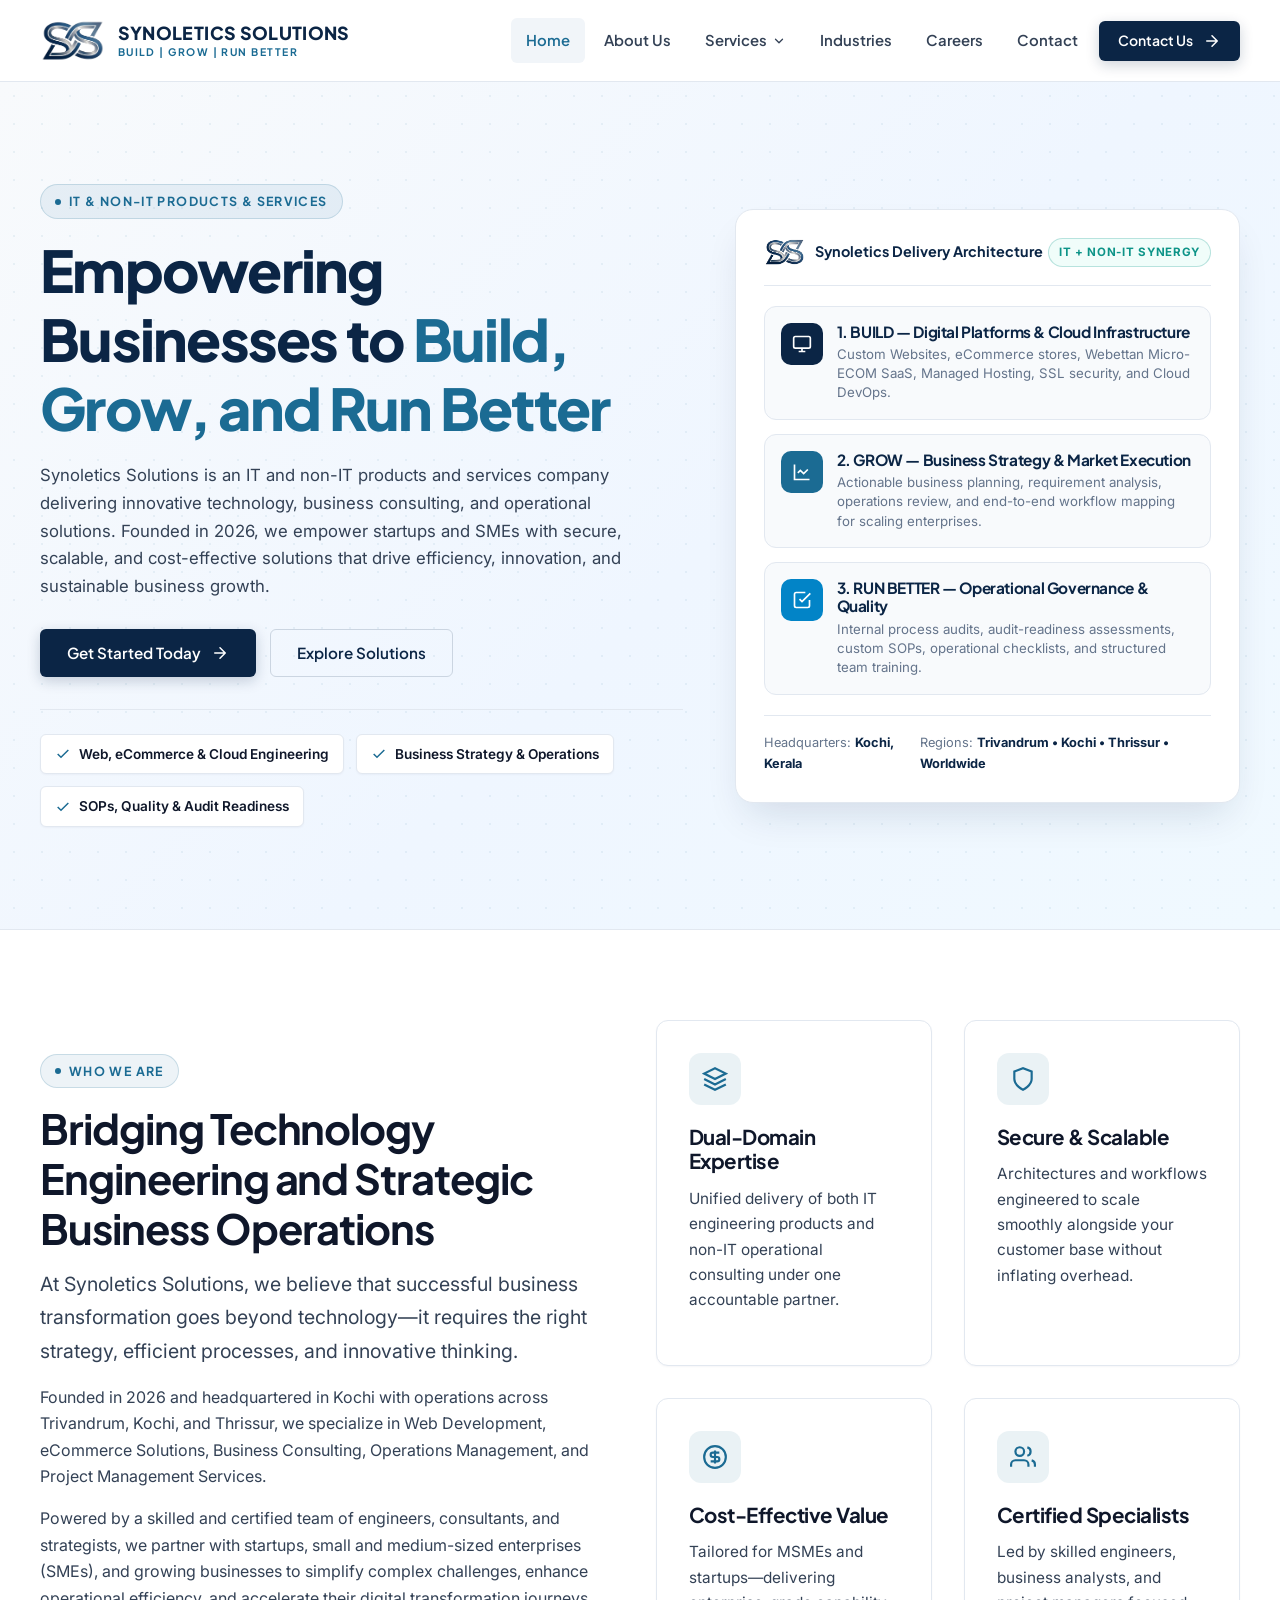
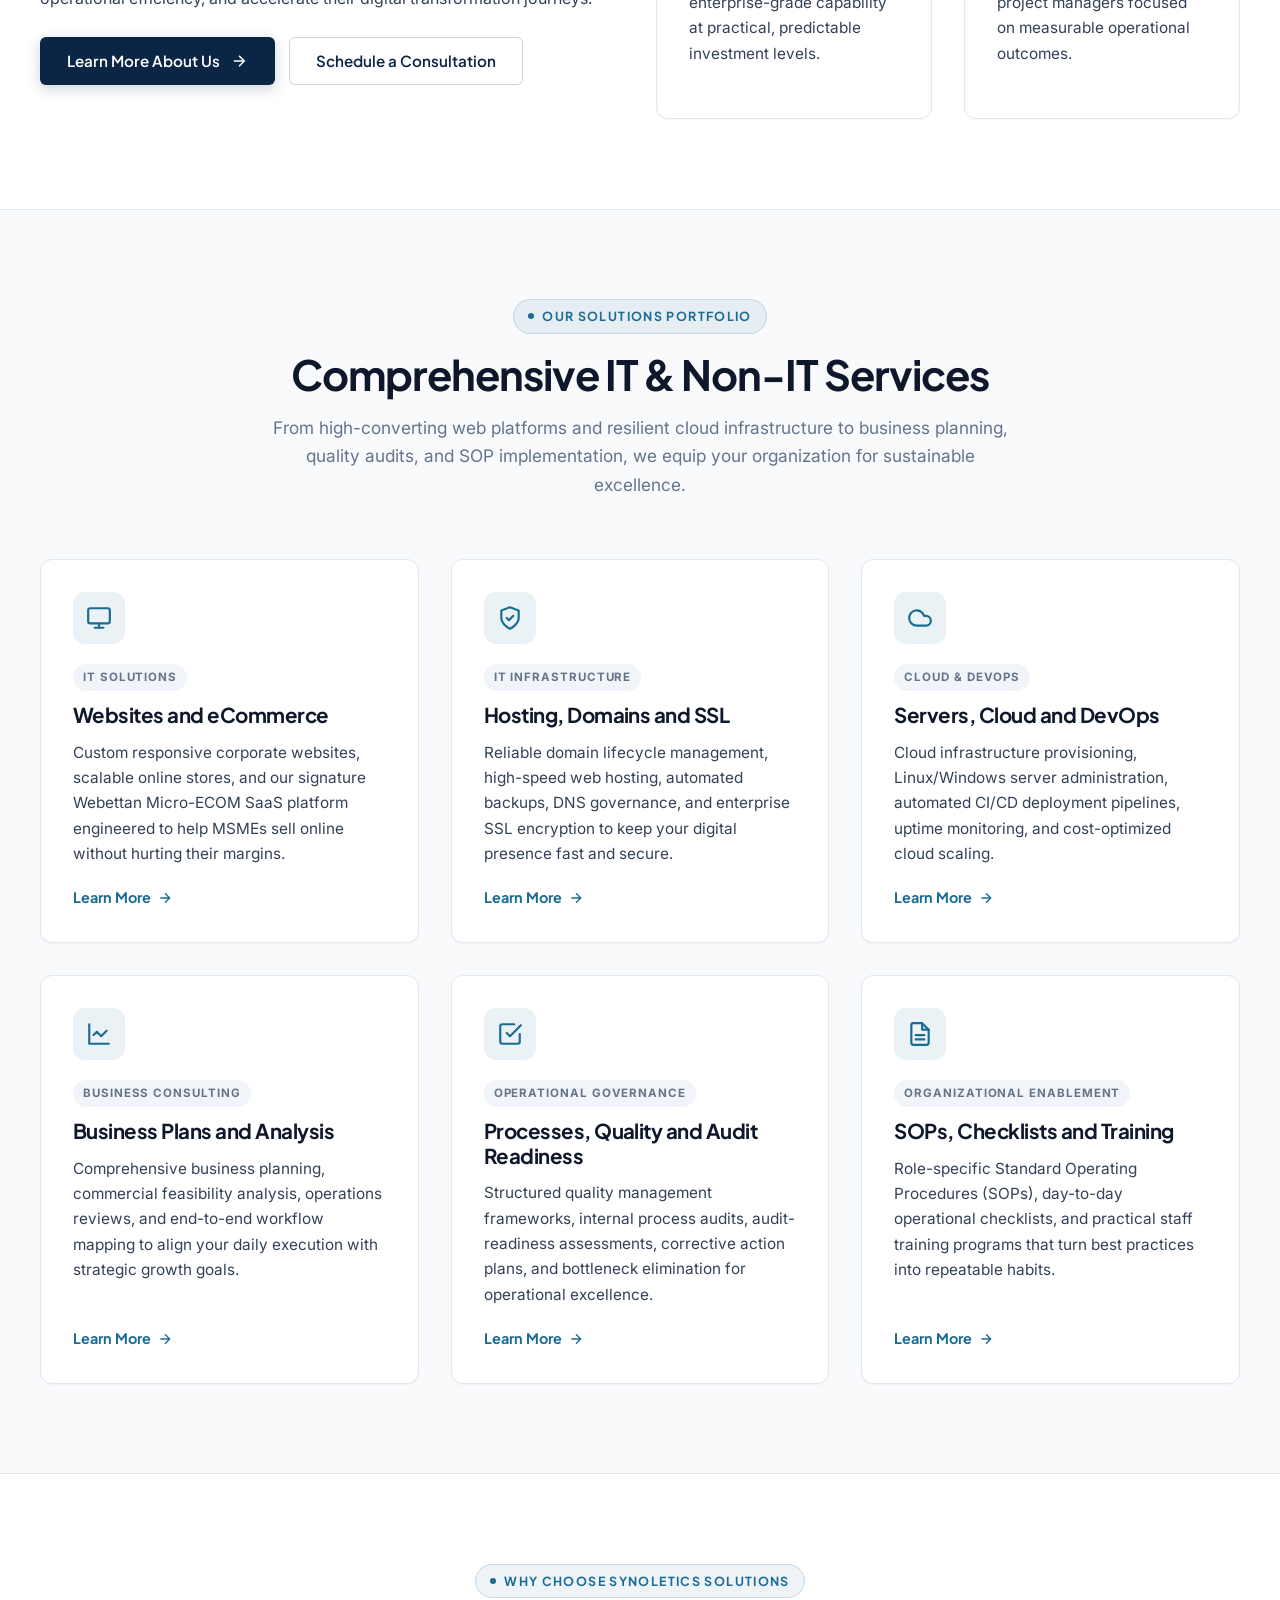
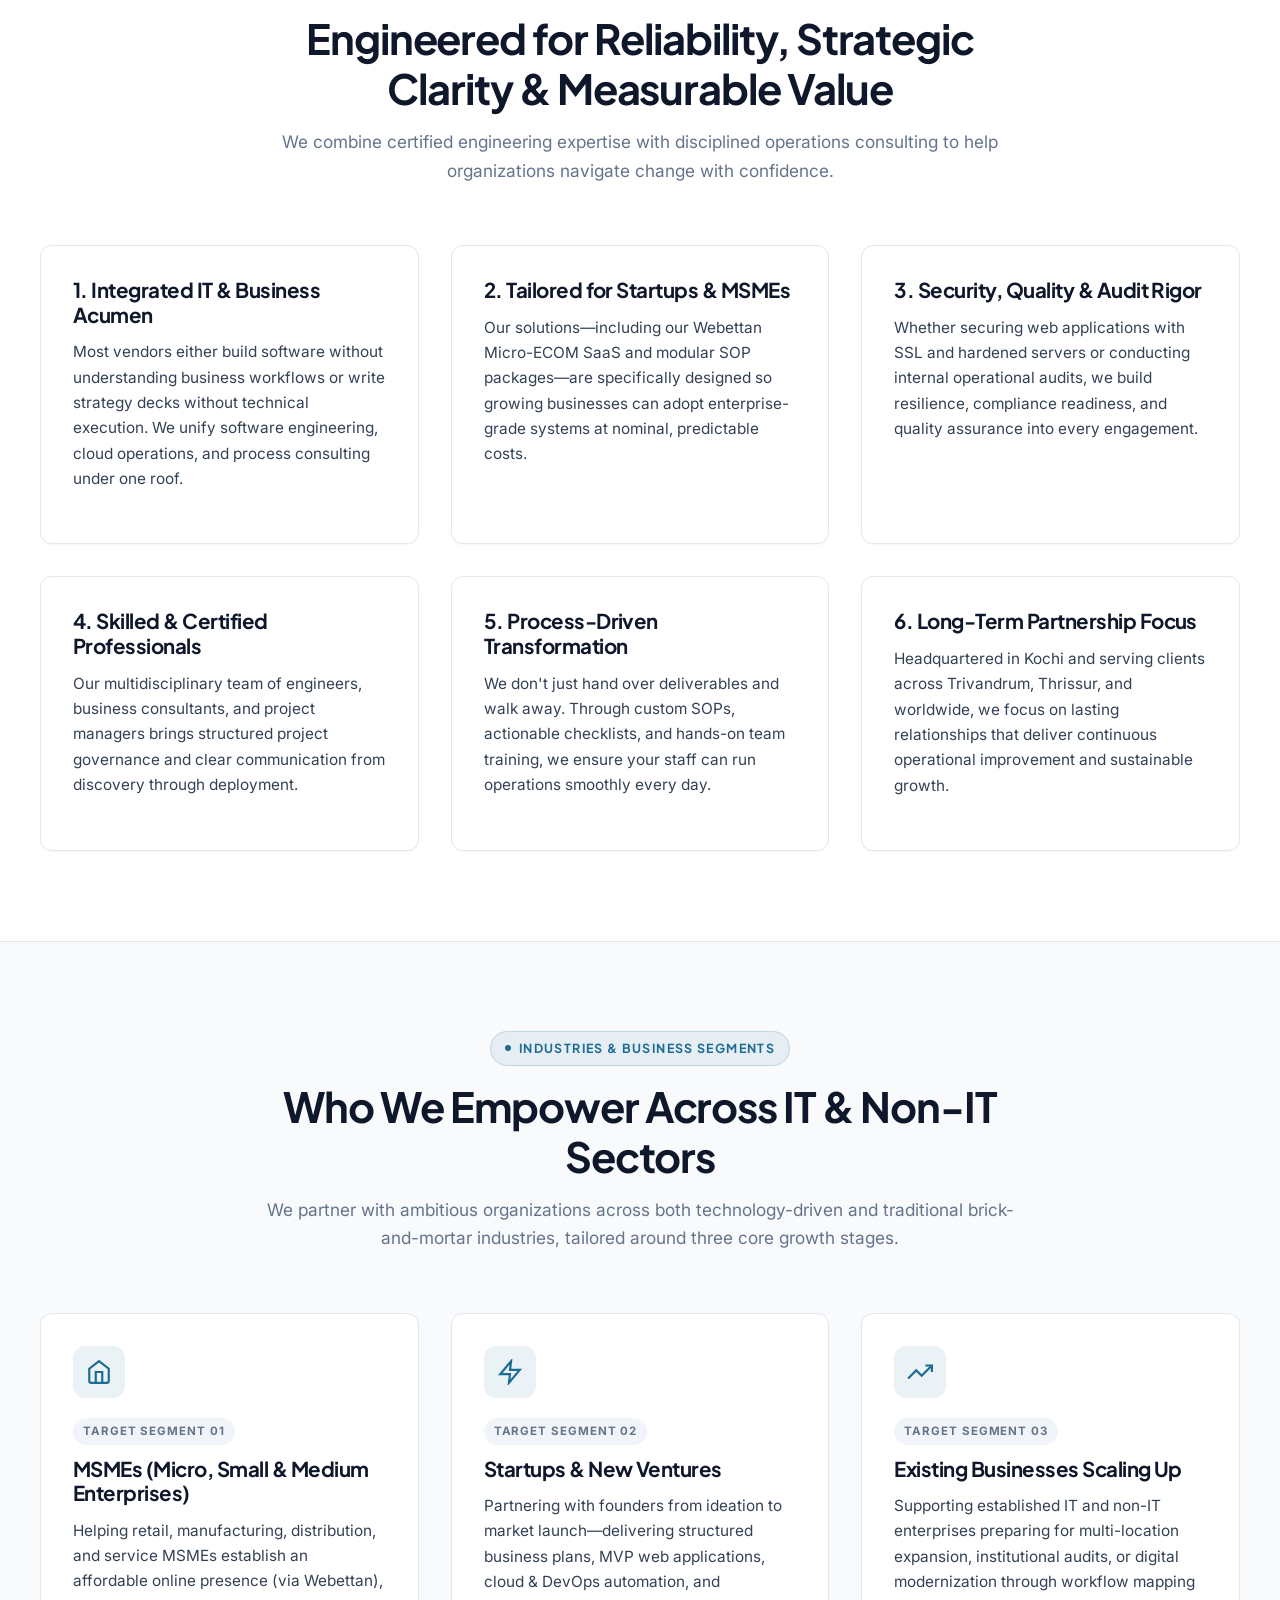
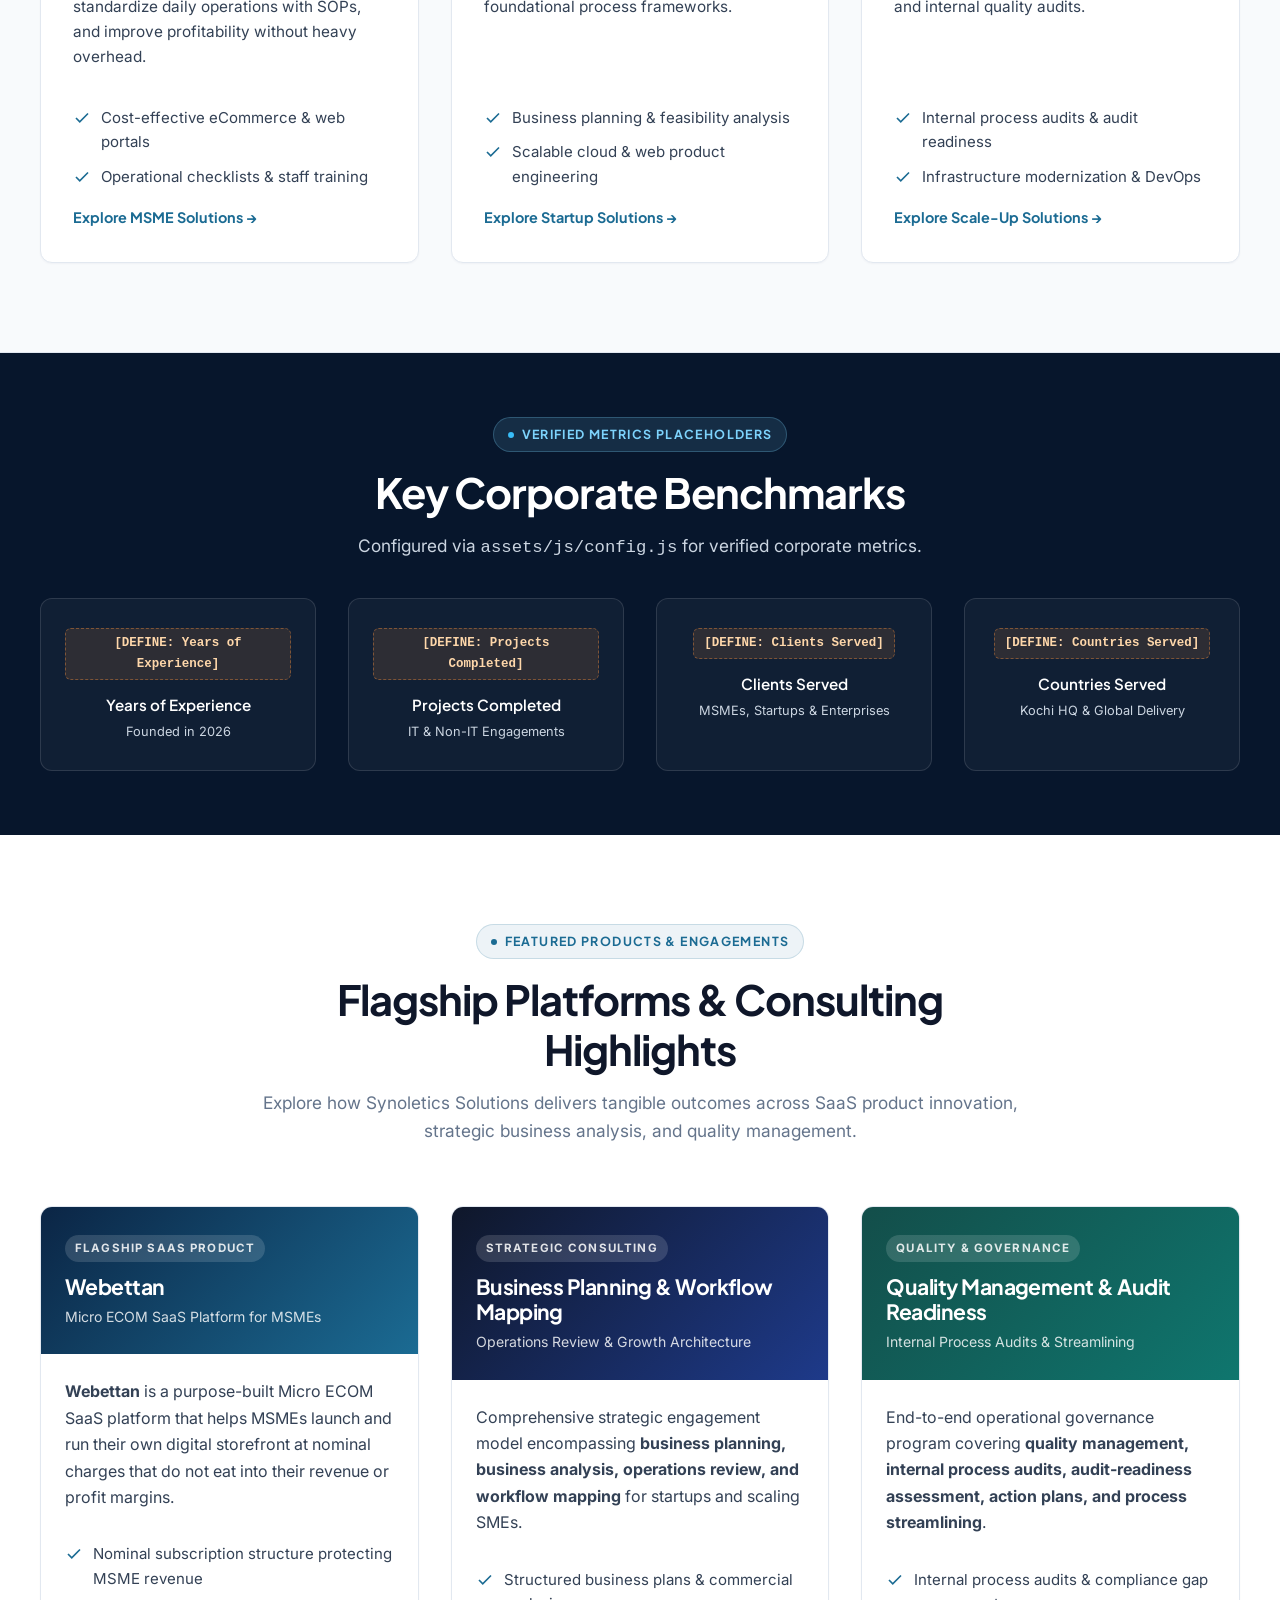
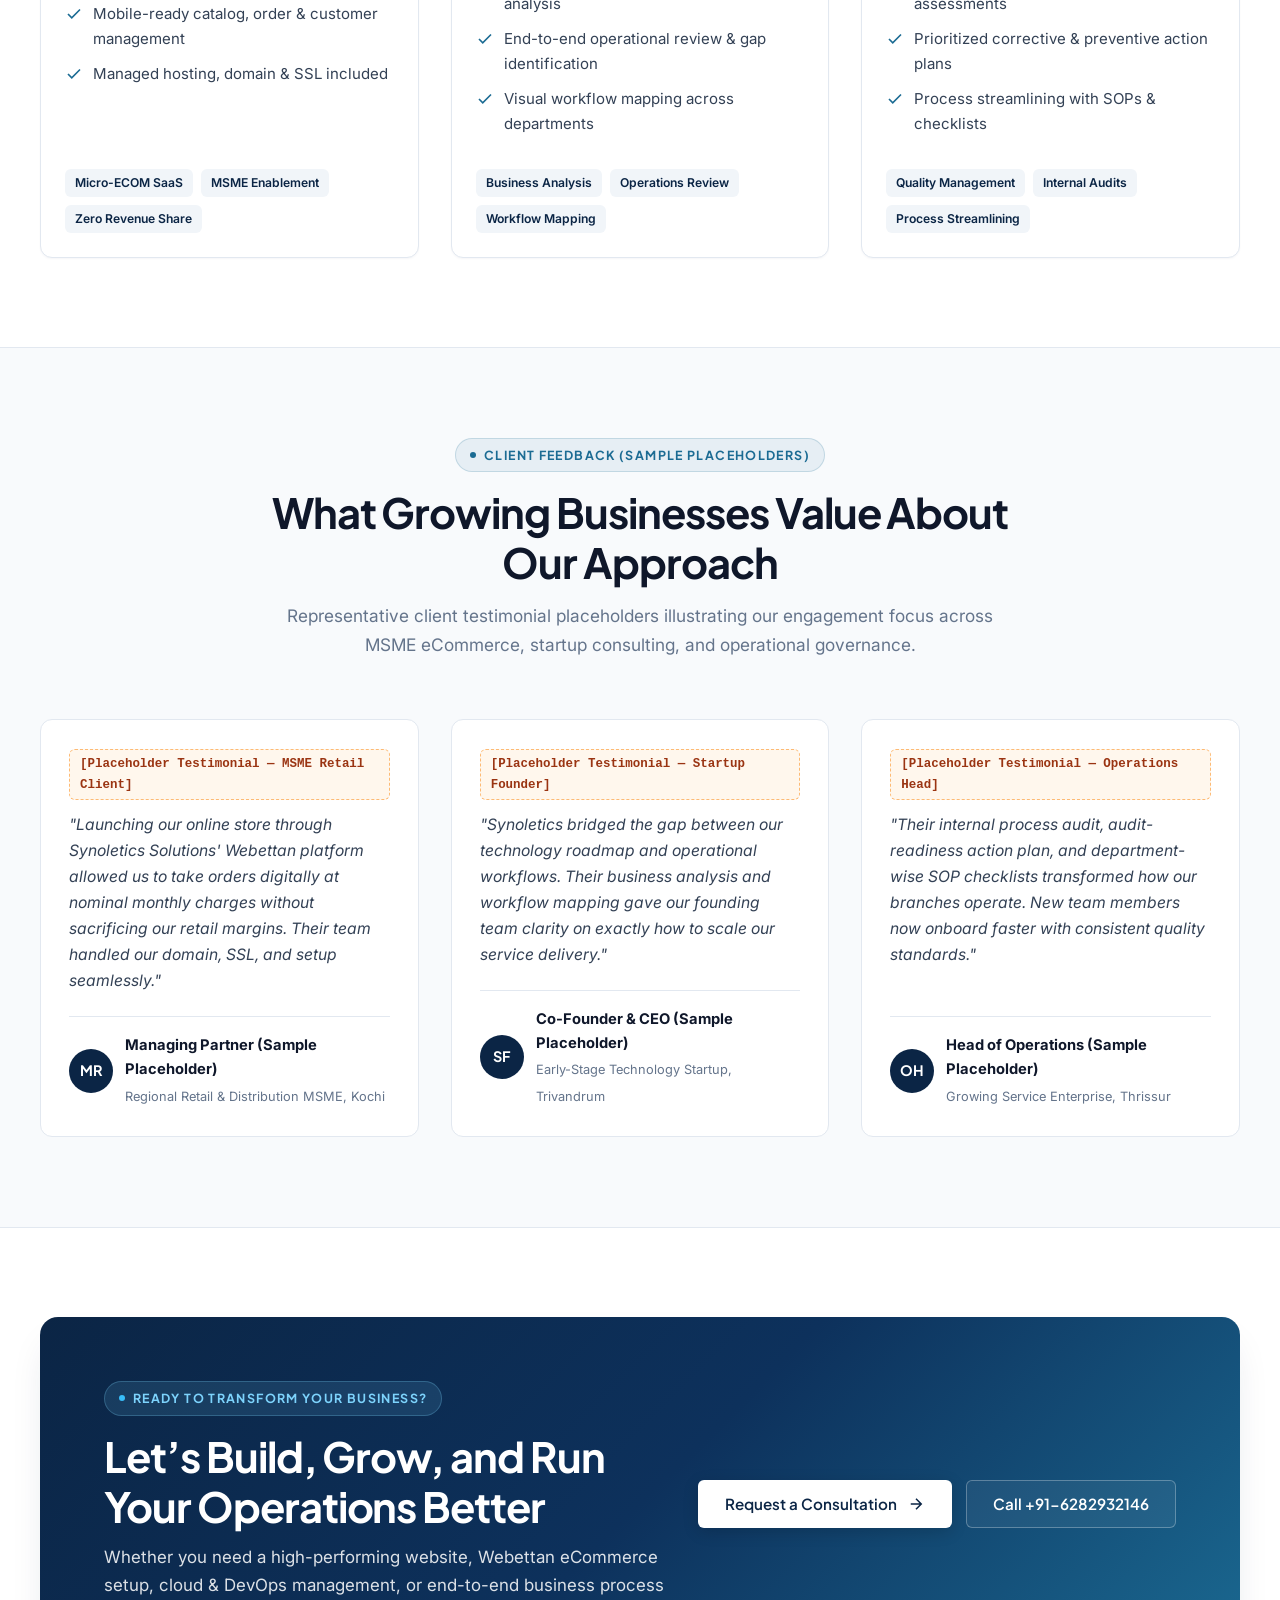
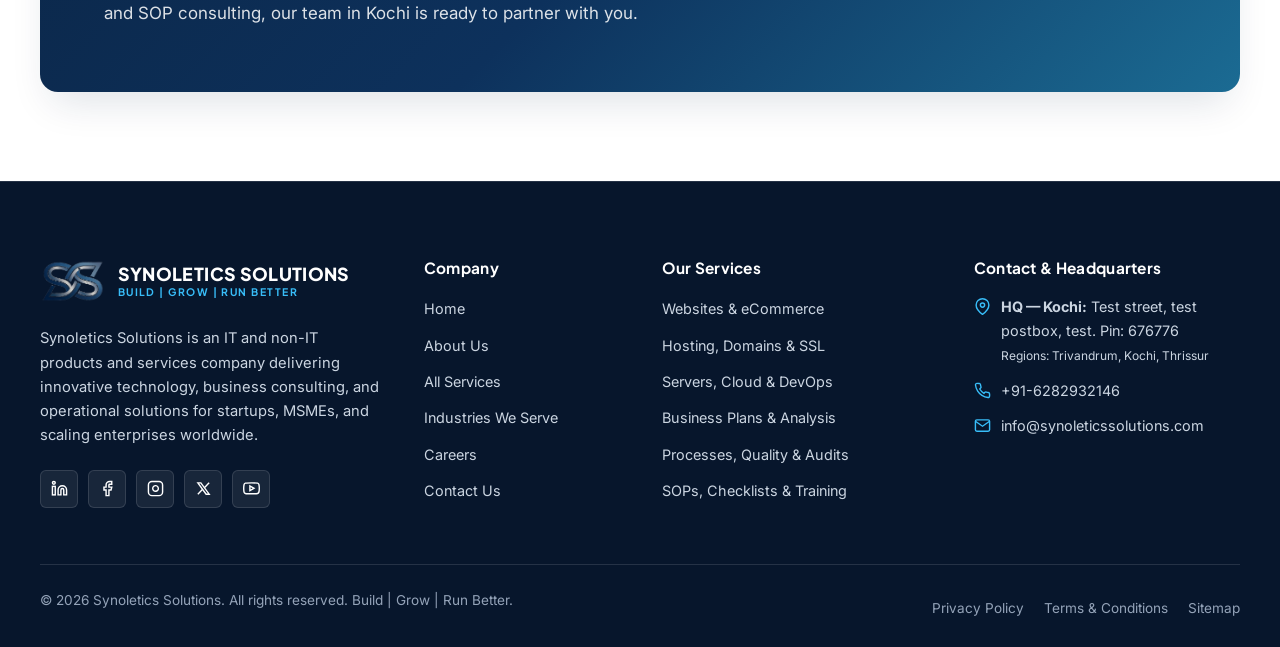
<file: index.html>
<!DOCTYPE html>
<html lang="en">
<head>
  <meta charset="UTF-8" />
  <meta name="viewport" content="width=device-width, initial-scale=1.0" />
  <title>Synoletics Solutions | IT &amp; Business Consulting Services — Build | Grow | Run Better</title>
  <meta name="description" content="Synoletics Solutions is an IT and non-IT products and services company delivering Web Development, eCommerce, Cloud &amp; DevOps, Business Consulting, Operations Management, and SOP Audit Readiness for startups and SMEs." />
  <meta name="keywords" content="IT Solutions Company, IT Services Provider, Technology Solutions Company, Business Solutions Provider, Digital Transformation Services, Web Development Company, eCommerce Development Services, Business Consulting Services, Operations Management Services, Project Management Services, SME Business Solutions, Startup Technology Solutions" />
  <meta name="author" content="Synoletics Solutions" />
  <meta name="robots" content="index, follow" />
  <link rel="canonical" href="https://synoleticssolutions.com/" />

  <!-- Open Graph / Social Metadata -->
  <meta property="og:type" content="website" />
  <meta property="og:site_name" content="Synoletics Solutions" />
  <meta property="og:title" content="Synoletics Solutions | Build | Grow | Run Better" />
  <meta property="og:description" content="Innovative IT and non-IT products, Web &amp; eCommerce Engineering, Cloud DevOps, Business Consulting, and Process Governance for startups and SMEs." />
  <meta property="og:url" content="https://synoleticssolutions.com/" />
  <meta property="og:image" content="https://synoleticssolutions.com/logo/logo.png" />

  <!-- Twitter / X Card Metadata -->
  <meta name="twitter:card" content="summary_large_image" />
  <meta name="twitter:title" content="Synoletics Solutions | Build | Grow | Run Better" />
  <meta name="twitter:description" content="Empowering startups and SMEs with secure, scalable Web Development, eCommerce, Cloud Infrastructure, and Strategic Business Operations Consulting." />
  <meta name="twitter:image" content="https://synoleticssolutions.com/logo/logo.png" />

  <!-- Favicon (Using supplied logo folder) -->
  <link rel="icon" type="image/png" href="logo/favicon.png" />
  <link rel="apple-touch-icon" href="logo/logo-mark.png" />

  <!-- Optimized Font Loading -->
  <link rel="preconnect" href="https://fonts.googleapis.com" />
  <link rel="preconnect" href="https://fonts.gstatic.com" crossorigin />
  <link href="https://fonts.googleapis.com/css2?family=Inter:wght@400;500;600;700&amp;family=Plus+Jakarta+Sans:wght@600;700;800&amp;display=swap" rel="stylesheet" />

  <!-- Main Design System Stylesheet -->
  <link rel="stylesheet" href="assets/css/styles.css" />

  <!-- JSON-LD Structured Data: Organization & LocalBusiness -->
  <script type="application/ld+json">
  {
    "@context": "https://schema.org",
    "@graph": [
      {
        "@type": "Organization",
        "@id": "https://synoleticssolutions.com/#organization",
        "name": "Synoletics Solutions",
        "url": "https://synoleticssolutions.com/",
        "logo": "https://synoleticssolutions.com/logo/logo.png",
        "slogan": "Build | Grow | Run Better",
        "foundingDate": "2026",
        "description": "Synoletics Solutions is an IT and non-IT products and services company delivering innovative technology, business consulting, and operational solutions.",
        "email": "info@synoleticssolutions.com",
        "telephone": "+91-6282932146",
        "address": {
          "@type": "PostalAddress",
          "streetAddress": "Test street, test postbox, test",
          "addressLocality": "Kochi",
          "addressRegion": "Kerala",
          "postalCode": "676776",
          "addressCountry": "IN"
        },
        "areaServed": ["Worldwide", "Kochi", "Trivandrum", "Thrissur"],
        "sameAs": [
          "https://synoleticssolutions.com/"
        ]
      },
      {
        "@type": "ProfessionalService",
        "@id": "https://synoleticssolutions.com/#localbusiness",
        "name": "Synoletics Solutions",
        "image": "https://synoleticssolutions.com/logo/logo.png",
        "url": "https://synoleticssolutions.com/",
        "telephone": "+91-6282932146",
        "email": "info@synoleticssolutions.com",
        "address": {
          "@type": "PostalAddress",
          "streetAddress": "Test street, test postbox, test",
          "addressLocality": "Kochi",
          "addressRegion": "Kerala",
          "postalCode": "676776",
          "addressCountry": "IN"
        }
      }
    ]
  }
  </script>
</head>
<body>
  <a href="#main-content" class="skip-link">Skip to main content</a>

  <!-- =====================================================================
       HEADER & STICKY NAVIGATION
       ===================================================================== -->
  <header class="site-header" role="banner">
    <div class="container header-inner">
      <a href="index.html" class="brand-logo" aria-label="Synoletics Solutions Home">
        <img src="logo/logo-mark.png" alt="Synoletics Solutions Logo" width="60" height="41" />
        <div class="brand-text">
          <span class="brand-name">Synoletics Solutions</span>
          <span class="brand-tagline">Build | Grow | Run Better</span>
        </div>
      </a>

      <button class="mobile-menu-toggle" type="button" aria-label="Toggle navigation menu" aria-expanded="false" aria-controls="primary-navigation">
        <svg viewBox="0 0 24 24" fill="none" stroke="currentColor" stroke-width="2" stroke-linecap="round">
          <path d="M4 7h16M4 12h16M4 17h16" />
        </svg>
      </button>

      <nav id="primary-navigation" class="main-nav" aria-label="Primary Navigation">
        <ul class="nav-list">
          <li class="nav-item">
            <a href="index.html" class="nav-link active">Home</a>
          </li>
          <li class="nav-item">
            <a href="about.html" class="nav-link">About Us</a>
          </li>
          <li class="nav-item has-dropdown">
            <a href="services.html" class="nav-link dropdown-trigger" aria-haspopup="true" aria-expanded="false">
              Services
              <svg class="nav-caret" viewBox="0 0 24 24" fill="none" stroke="currentColor" stroke-width="2.2" stroke-linecap="round" stroke-linejoin="round">
                <polyline points="6 9 12 15 18 9"></polyline>
              </svg>
            </a>
            <div class="dropdown-menu" role="region" aria-label="Services Submenu">
              <div class="dropdown-header">
                <span>IT &amp; Non-IT Solutions Portfolio</span>
                <a href="services.html">View All 6 Services &rarr;</a>
              </div>
              <div class="dropdown-grid">
                <a href="services/websites-and-ecommerce.html" class="dropdown-item">
                  <div class="dropdown-icon">
                    <svg viewBox="0 0 24 24" fill="none" stroke="currentColor" stroke-width="2"><rect x="2" y="3" width="20" height="14" rx="2"/><path d="M8 21h8M12 17v4"/></svg>
                  </div>
                  <div>
                    <span class="dropdown-item-title">Websites &amp; eCommerce</span>
                    <span class="dropdown-item-desc">Custom web platforms, online stores &amp; Webettan SaaS</span>
                  </div>
                </a>
                <a href="services/hosting-domains-and-ssl.html" class="dropdown-item">
                  <div class="dropdown-icon">
                    <svg viewBox="0 0 24 24" fill="none" stroke="currentColor" stroke-width="2"><path d="M12 22s8-4 8-10V5l-8-3-8 3v7c0 6 8 10 8 10z"/></svg>
                  </div>
                  <div>
                    <span class="dropdown-item-title">Hosting, Domains &amp; SSL</span>
                    <span class="dropdown-item-desc">Managed web hosting, DNS governance &amp; SSL security</span>
                  </div>
                </a>
                <a href="services/servers-cloud-and-devops.html" class="dropdown-item">
                  <div class="dropdown-icon">
                    <svg viewBox="0 0 24 24" fill="none" stroke="currentColor" stroke-width="2"><path d="M17.5 19H9a7 7 0 1 1 6.71-9h1.79a4.5 4.5 0 1 1 0 9Z"/></svg>
                  </div>
                  <div>
                    <span class="dropdown-item-title">Servers, Cloud &amp; DevOps</span>
                    <span class="dropdown-item-desc">Cloud architecture, CI/CD pipelines &amp; server reliability</span>
                  </div>
                </a>
                <a href="services/business-plans-and-analysis.html" class="dropdown-item">
                  <div class="dropdown-icon">
                    <svg viewBox="0 0 24 24" fill="none" stroke="currentColor" stroke-width="2"><path d="M3 3v18h18"/><path d="m19 9-5 5-4-4-3 3"/></svg>
                  </div>
                  <div>
                    <span class="dropdown-item-title">Business Plans &amp; Analysis</span>
                    <span class="dropdown-item-desc">Strategic roadmaps, operations review &amp; workflow mapping</span>
                  </div>
                </a>
                <a href="services/processes-quality-and-audit-readiness.html" class="dropdown-item">
                  <div class="dropdown-icon">
                    <svg viewBox="0 0 24 24" fill="none" stroke="currentColor" stroke-width="2"><path d="M9 11l3 3L22 4"/><path d="M21 12v7a2 2 0 0 1-2 2H5a2 2 0 0 1-2-2V5a2 2 0 0 1 2-2h11"/></svg>
                  </div>
                  <div>
                    <span class="dropdown-item-title">Processes, Quality &amp; Audit Readiness</span>
                    <span class="dropdown-item-desc">Quality management, internal audits &amp; process streamlining</span>
                  </div>
                </a>
                <a href="services/sops-checklists-and-training.html" class="dropdown-item">
                  <div class="dropdown-icon">
                    <svg viewBox="0 0 24 24" fill="none" stroke="currentColor" stroke-width="2"><path d="M14 2H6a2 2 0 0 0-2 2v16a2 2 0 0 0 2 2h12a2 2 0 0 0 2-2V8z"/><polyline points="14 2 14 8 20 8"/><line x1="16" y1="13" x2="8" y2="13"/><line x1="16" y1="17" x2="8" y2="17"/></svg>
                  </div>
                  <div>
                    <span class="dropdown-item-title">SOPs, Checklists &amp; Training</span>
                    <span class="dropdown-item-desc">Standard operating procedures &amp; workforce enablement</span>
                  </div>
                </a>
              </div>
            </div>
          </li>
          <li class="nav-item">
            <a href="industries.html" class="nav-link">Industries</a>
          </li>
          <li class="nav-item">
            <a href="careers.html" class="nav-link">Careers</a>
          </li>
          <li class="nav-item">
            <a href="contact.html" class="nav-link">Contact</a>
          </li>
        </ul>

        <div class="header-actions">
          <a href="contact.html" class="btn btn-primary btn-sm">
            Contact Us
            <svg viewBox="0 0 24 24" fill="none" stroke="currentColor" stroke-width="2" stroke-linecap="round" stroke-linejoin="round"><path d="M5 12h14M12 5l7 7-7 7"/></svg>
          </a>
        </div>
      </nav>
    </div>
  </header>

  <main id="main-content">
    <!-- ===================================================================
         HERO SECTION
         =================================================================== -->
    <section class="hero" aria-labelledby="hero-heading">
      <div class="container hero-grid">
        <div class="hero-content reveal">
          <span class="eyebrow">IT &amp; Non-IT Products &amp; Services</span>
          <h1 id="hero-heading">
            Empowering Businesses to <span class="highlight">Build, Grow, and Run Better</span>
          </h1>
          <p class="hero-description">
            Synoletics Solutions is an IT and non-IT products and services company delivering innovative technology, business consulting, and operational solutions. Founded in 2026, we empower startups and SMEs with secure, scalable, and cost-effective solutions that drive efficiency, innovation, and sustainable business growth.
          </p>

          <div class="btn-group">
            <a href="https://synoleticssolutions.com/" class="btn btn-primary" data-cta="primary-hero">
              Get Started Today
              <svg viewBox="0 0 24 24" fill="none" stroke="currentColor" stroke-width="2" stroke-linecap="round" stroke-linejoin="round"><path d="M5 12h14M12 5l7 7-7 7"/></svg>
            </a>
            <a href="https://synoleticssolutions.com/" class="btn btn-outline" data-cta="secondary-hero">
              Explore Solutions
            </a>
          </div>

          <div class="hero-pillars">
            <span class="hero-pillar-tag">
              <svg viewBox="0 0 24 24" fill="none" stroke="currentColor" stroke-width="2.2"><polyline points="20 6 9 17 4 12"/></svg>
              Web, eCommerce &amp; Cloud Engineering
            </span>
            <span class="hero-pillar-tag">
              <svg viewBox="0 0 24 24" fill="none" stroke="currentColor" stroke-width="2.2"><polyline points="20 6 9 17 4 12"/></svg>
              Business Strategy &amp; Operations
            </span>
            <span class="hero-pillar-tag">
              <svg viewBox="0 0 24 24" fill="none" stroke="currentColor" stroke-width="2.2"><polyline points="20 6 9 17 4 12"/></svg>
              SOPs, Quality &amp; Audit Readiness
            </span>
          </div>
        </div>

        <div class="hero-visual reveal">
          <div class="hero-architecture-card" role="img" aria-label="Synoletics Solutions Integrated IT and Business Operations Framework">
            <div class="arch-header">
              <div class="arch-brand">
                <img src="logo/logo-mark.png" alt="" width="42" height="28" />
                <span>Synoletics Delivery Architecture</span>
              </div>
              <span class="arch-badge">IT + Non-IT Synergy</span>
            </div>

            <div class="arch-layers">
              <div class="arch-layer">
                <div class="arch-layer-icon">
                  <svg viewBox="0 0 24 24" fill="none" stroke="currentColor" stroke-width="2"><rect x="2" y="3" width="20" height="14" rx="2"/><path d="M8 21h8M12 17v4"/></svg>
                </div>
                <div class="arch-layer-body">
                  <h4>1. BUILD — Digital Platforms &amp; Cloud Infrastructure</h4>
                  <p>Custom Websites, eCommerce stores, Webettan Micro-ECOM SaaS, Managed Hosting, SSL security, and Cloud DevOps.</p>
                </div>
              </div>

              <div class="arch-layer">
                <div class="arch-layer-icon teal">
                  <svg viewBox="0 0 24 24" fill="none" stroke="currentColor" stroke-width="2"><path d="M3 3v18h18"/><path d="m19 9-5 5-4-4-3 3"/></svg>
                </div>
                <div class="arch-layer-body">
                  <h4>2. GROW — Business Strategy &amp; Market Execution</h4>
                  <p>Actionable business planning, requirement analysis, operations review, and end-to-end workflow mapping for scaling enterprises.</p>
                </div>
              </div>

              <div class="arch-layer">
                <div class="arch-layer-icon accent">
                  <svg viewBox="0 0 24 24" fill="none" stroke="currentColor" stroke-width="2"><path d="M9 11l3 3L22 4"/><path d="M21 12v7a2 2 0 0 1-2 2H5a2 2 0 0 1-2-2V5a2 2 0 0 1 2-2h11"/></svg>
                </div>
                <div class="arch-layer-body">
                  <h4>3. RUN BETTER — Operational Governance &amp; Quality</h4>
                  <p>Internal process audits, audit-readiness assessments, custom SOPs, operational checklists, and structured team training.</p>
                </div>
              </div>
            </div>

            <div class="arch-footer">
              <span>Headquarters: <strong>Kochi, Kerala</strong></span>
              <span>Regions: <strong>Trivandrum &bull; Kochi &bull; Thrissur &bull; Worldwide</strong></span>
            </div>
          </div>
        </div>
      </div>
    </section>

    <!-- ===================================================================
         COMPANY INTRODUCTION SECTION
         =================================================================== -->
    <section class="section" aria-labelledby="intro-heading">
      <div class="container">
        <div class="grid grid-2 align-center">
          <div class="reveal">
            <span class="eyebrow">Who We Are</span>
            <h2 id="intro-heading">Bridging Technology Engineering and Strategic Business Operations</h2>
            <p class="lead" style="margin-top: 14px;">
              At Synoletics Solutions, we believe that successful business transformation goes beyond technology—it requires the right strategy, efficient processes, and innovative thinking.
            </p>
            <p>
              Founded in 2026 and headquartered in Kochi with operations across Trivandrum, Kochi, and Thrissur, we specialize in Web Development, eCommerce Solutions, Business Consulting, Operations Management, and Project Management Services.
            </p>
            <p>
              Powered by a skilled and certified team of engineers, consultants, and strategists, we partner with startups, small and medium-sized enterprises (SMEs), and growing businesses to simplify complex challenges, enhance operational efficiency, and accelerate their digital transformation journeys.
            </p>
            <div class="btn-group" style="margin-top: 26px;">
              <a href="about.html" class="btn btn-primary">
                Learn More About Us
                <svg viewBox="0 0 24 24" fill="none" stroke="currentColor" stroke-width="2"><path d="M5 12h14M12 5l7 7-7 7"/></svg>
              </a>
              <a href="contact.html" class="btn btn-outline">Schedule a Consultation</a>
            </div>
          </div>

          <div class="grid grid-2 reveal">
            <div class="card">
              <div class="card-icon">
                <svg viewBox="0 0 24 24" fill="none" stroke="currentColor" stroke-width="2"><path d="M12 2L2 7l10 5 10-5-10-5z"/><path d="M2 17l10 5 10-5"/><path d="M2 12l10 5 10-5"/></svg>
              </div>
              <h3>Dual-Domain Expertise</h3>
              <p>Unified delivery of both IT engineering products and non-IT operational consulting under one accountable partner.</p>
            </div>

            <div class="card">
              <div class="card-icon">
                <svg viewBox="0 0 24 24" fill="none" stroke="currentColor" stroke-width="2"><path d="M12 22s8-4 8-10V5l-8-3-8 3v7c0 6 8 10 8 10z"/></svg>
              </div>
              <h3>Secure &amp; Scalable</h3>
              <p>Architectures and workflows engineered to scale smoothly alongside your customer base without inflating overhead.</p>
            </div>

            <div class="card">
              <div class="card-icon">
                <svg viewBox="0 0 24 24" fill="none" stroke="currentColor" stroke-width="2"><circle cx="12" cy="12" r="10"/><path d="M16 8h-6a2 2 0 1 0 0 4h4a2 2 0 1 1 0 4H8"/><path d="M12 18V6"/></svg>
              </div>
              <h3>Cost-Effective Value</h3>
              <p>Tailored for MSMEs and startups—delivering enterprise-grade capability at practical, predictable investment levels.</p>
            </div>

            <div class="card">
              <div class="card-icon">
                <svg viewBox="0 0 24 24" fill="none" stroke="currentColor" stroke-width="2"><path d="M17 21v-2a4 4 0 0 0-4-4H5a4 4 0 0 0-4 4v2"/><circle cx="9" cy="7" r="4"/><path d="M23 21v-2a4 4 0 0 0-3-3.87"/><path d="M16 3.13a4 4 0 0 1 0 7.75"/></svg>
              </div>
              <h3>Certified Specialists</h3>
              <p>Led by skilled engineers, business analysts, and project managers focused on measurable operational outcomes.</p>
            </div>
          </div>
        </div>
      </div>
    </section>

    <!-- ===================================================================
         SERVICES / SOLUTIONS OVERVIEW SECTION (6 CORE SERVICES)
         =================================================================== -->
    <section class="section bg-surface" aria-labelledby="services-heading">
      <div class="container">
        <div class="section-header center reveal">
          <span class="eyebrow">Our Solutions Portfolio</span>
          <h2 id="services-heading">Comprehensive IT &amp; Non-IT Services</h2>
          <p>
            From high-converting web platforms and resilient cloud infrastructure to business planning, quality audits, and SOP implementation, we equip your organization for sustainable excellence.
          </p>
        </div>

        <div class="grid grid-3">
          <!-- Service 1 -->
          <article class="card reveal">
            <div class="card-icon">
              <svg viewBox="0 0 24 24" fill="none" stroke="currentColor" stroke-width="2" stroke-linecap="round" stroke-linejoin="round"><rect x="2" y="3" width="20" height="14" rx="2"/><line x1="8" y1="21" x2="16" y2="21"/><line x1="12" y1="17" x2="12" y2="21"/></svg>
            </div>
            <span class="card-badge">IT Solutions</span>
            <h3>Websites and eCommerce</h3>
            <p>
              Custom responsive corporate websites, scalable online stores, and our signature Webettan Micro-ECOM SaaS platform engineered to help MSMEs sell online without hurting their margins.
            </p>
            <a href="services/websites-and-ecommerce.html" class="card-link" aria-label="Learn more about Websites and eCommerce">
              Learn More
              <svg viewBox="0 0 24 24" fill="none" stroke="currentColor" stroke-width="2"><path d="M5 12h14M12 5l7 7-7 7"/></svg>
            </a>
          </article>

          <!-- Service 2 -->
          <article class="card reveal">
            <div class="card-icon">
              <svg viewBox="0 0 24 24" fill="none" stroke="currentColor" stroke-width="2" stroke-linecap="round" stroke-linejoin="round"><path d="M12 22s8-4 8-10V5l-8-3-8 3v7c0 6 8 10 8 10z"/><path d="m9 12 2 2 4-4"/></svg>
            </div>
            <span class="card-badge">IT Infrastructure</span>
            <h3>Hosting, Domains and SSL</h3>
            <p>
              Reliable domain lifecycle management, high-speed web hosting, automated backups, DNS governance, and enterprise SSL encryption to keep your digital presence fast and secure.
            </p>
            <a href="services/hosting-domains-and-ssl.html" class="card-link" aria-label="Learn more about Hosting, Domains and SSL">
              Learn More
              <svg viewBox="0 0 24 24" fill="none" stroke="currentColor" stroke-width="2"><path d="M5 12h14M12 5l7 7-7 7"/></svg>
            </a>
          </article>

          <!-- Service 3 -->
          <article class="card reveal">
            <div class="card-icon">
              <svg viewBox="0 0 24 24" fill="none" stroke="currentColor" stroke-width="2" stroke-linecap="round" stroke-linejoin="round"><path d="M17.5 19H9a7 7 0 1 1 6.71-9h1.79a4.5 4.5 0 1 1 0 9Z"/></svg>
            </div>
            <span class="card-badge">Cloud &amp; DevOps</span>
            <h3>Servers, Cloud and DevOps</h3>
            <p>
              Cloud infrastructure provisioning, Linux/Windows server administration, automated CI/CD deployment pipelines, uptime monitoring, and cost-optimized cloud scaling.
            </p>
            <a href="services/servers-cloud-and-devops.html" class="card-link" aria-label="Learn more about Servers, Cloud and DevOps">
              Learn More
              <svg viewBox="0 0 24 24" fill="none" stroke="currentColor" stroke-width="2"><path d="M5 12h14M12 5l7 7-7 7"/></svg>
            </a>
          </article>

          <!-- Service 4 -->
          <article class="card reveal">
            <div class="card-icon">
              <svg viewBox="0 0 24 24" fill="none" stroke="currentColor" stroke-width="2" stroke-linecap="round" stroke-linejoin="round"><path d="M3 3v18h18"/><path d="m19 9-5 5-4-4-3 3"/></svg>
            </div>
            <span class="card-badge">Business Consulting</span>
            <h3>Business Plans and Analysis</h3>
            <p>
              Comprehensive business planning, commercial feasibility analysis, operations reviews, and end-to-end workflow mapping to align your daily execution with strategic growth goals.
            </p>
            <a href="services/business-plans-and-analysis.html" class="card-link" aria-label="Learn more about Business Plans and Analysis">
              Learn More
              <svg viewBox="0 0 24 24" fill="none" stroke="currentColor" stroke-width="2"><path d="M5 12h14M12 5l7 7-7 7"/></svg>
            </a>
          </article>

          <!-- Service 5 -->
          <article class="card reveal">
            <div class="card-icon">
              <svg viewBox="0 0 24 24" fill="none" stroke="currentColor" stroke-width="2" stroke-linecap="round" stroke-linejoin="round"><path d="M9 11l3 3L22 4"/><path d="M21 12v7a2 2 0 0 1-2 2H5a2 2 0 0 1-2-2V5a2 2 0 0 1 2-2h11"/></svg>
            </div>
            <span class="card-badge">Operational Governance</span>
            <h3>Processes, Quality and Audit Readiness</h3>
            <p>
              Structured quality management frameworks, internal process audits, audit-readiness assessments, corrective action plans, and bottleneck elimination for operational excellence.
            </p>
            <a href="services/processes-quality-and-audit-readiness.html" class="card-link" aria-label="Learn more about Processes, Quality and Audit Readiness">
              Learn More
              <svg viewBox="0 0 24 24" fill="none" stroke="currentColor" stroke-width="2"><path d="M5 12h14M12 5l7 7-7 7"/></svg>
            </a>
          </article>

          <!-- Service 6 -->
          <article class="card reveal">
            <div class="card-icon">
              <svg viewBox="0 0 24 24" fill="none" stroke="currentColor" stroke-width="2" stroke-linecap="round" stroke-linejoin="round"><path d="M14 2H6a2 2 0 0 0-2 2v16a2 2 0 0 0 2 2h12a2 2 0 0 0 2-2V8z"/><polyline points="14 2 14 8 20 8"/><line x1="16" y1="13" x2="8" y2="13"/><line x1="16" y1="17" x2="8" y2="17"/></svg>
            </div>
            <span class="card-badge">Organizational Enablement</span>
            <h3>SOPs, Checklists and Training</h3>
            <p>
              Role-specific Standard Operating Procedures (SOPs), day-to-day operational checklists, and practical staff training programs that turn best practices into repeatable habits.
            </p>
            <a href="services/sops-checklists-and-training.html" class="card-link" aria-label="Learn more about SOPs, Checklists and Training">
              Learn More
              <svg viewBox="0 0 24 24" fill="none" stroke="currentColor" stroke-width="2"><path d="M5 12h14M12 5l7 7-7 7"/></svg>
            </a>
          </article>
        </div>
      </div>
    </section>

    <!-- ===================================================================
         WHY CHOOSE US SECTION
         =================================================================== -->
    <section class="section" aria-labelledby="why-choose-heading">
      <div class="container">
        <div class="section-header center reveal">
          <span class="eyebrow">Why Choose Synoletics Solutions</span>
          <h2 id="why-choose-heading">Engineered for Reliability, Strategic Clarity &amp; Measurable Value</h2>
          <p>
            We combine certified engineering expertise with disciplined operations consulting to help organizations navigate change with confidence.
          </p>
        </div>

        <div class="grid grid-3">
          <div class="card reveal">
            <h3>1. Integrated IT &amp; Business Acumen</h3>
            <p>
              Most vendors either build software without understanding business workflows or write strategy decks without technical execution. We unify software engineering, cloud operations, and process consulting under one roof.
            </p>
          </div>

          <div class="card reveal">
            <h3>2. Tailored for Startups &amp; MSMEs</h3>
            <p>
              Our solutions—including our Webettan Micro-ECOM SaaS and modular SOP packages—are specifically designed so growing businesses can adopt enterprise-grade systems at nominal, predictable costs.
            </p>
          </div>

          <div class="card reveal">
            <h3>3. Security, Quality &amp; Audit Rigor</h3>
            <p>
              Whether securing web applications with SSL and hardened servers or conducting internal operational audits, we build resilience, compliance readiness, and quality assurance into every engagement.
            </p>
          </div>

          <div class="card reveal">
            <h3>4. Skilled &amp; Certified Professionals</h3>
            <p>
              Our multidisciplinary team of engineers, business consultants, and project managers brings structured project governance and clear communication from discovery through deployment.
            </p>
          </div>

          <div class="card reveal">
            <h3>5. Process-Driven Transformation</h3>
            <p>
              We don't just hand over deliverables and walk away. Through custom SOPs, actionable checklists, and hands-on team training, we ensure your staff can run operations smoothly every day.
            </p>
          </div>

          <div class="card reveal">
            <h3>6. Long-Term Partnership Focus</h3>
            <p>
              Headquartered in Kochi and serving clients across Trivandrum, Thrissur, and worldwide, we focus on lasting relationships that deliver continuous operational improvement and sustainable growth.
            </p>
          </div>
        </div>
      </div>
    </section>

    <!-- ===================================================================
         INDUSTRIES & TARGET SEGMENTS WE SERVE
         =================================================================== -->
    <section class="section bg-surface" aria-labelledby="industries-heading">
      <div class="container">
        <div class="section-header center reveal">
          <span class="eyebrow">Industries &amp; Business Segments</span>
          <h2 id="industries-heading">Who We Empower Across IT &amp; Non-IT Sectors</h2>
          <p>
            We partner with ambitious organizations across both technology-driven and traditional brick-and-mortar industries, tailored around three core growth stages.
          </p>
        </div>

        <div class="grid grid-3">
          <div class="card reveal">
            <div class="card-icon">
              <svg viewBox="0 0 24 24" fill="none" stroke="currentColor" stroke-width="2"><path d="M3 9l9-7 9 7v11a2 2 0 0 1-2 2H5a2 2 0 0 1-2-2z"/><polyline points="9 22 9 12 15 12 15 22"/></svg>
            </div>
            <span class="card-badge">Target Segment 01</span>
            <h3>MSMEs (Micro, Small &amp; Medium Enterprises)</h3>
            <p>
              Helping retail, manufacturing, distribution, and service MSMEs establish an affordable online presence (via Webettan), standardize daily operations with SOPs, and improve profitability without heavy overhead.
            </p>
            <ul class="check-list">
              <li>
                <svg viewBox="0 0 24 24" fill="none" stroke="currentColor" stroke-width="2.2"><polyline points="20 6 9 17 4 12"/></svg>
                Cost-effective eCommerce &amp; web portals
              </li>
              <li>
                <svg viewBox="0 0 24 24" fill="none" stroke="currentColor" stroke-width="2.2"><polyline points="20 6 9 17 4 12"/></svg>
                Operational checklists &amp; staff training
              </li>
            </ul>
            <a href="industries.html#msme" class="card-link">Explore MSME Solutions &rarr;</a>
          </div>

          <div class="card reveal">
            <div class="card-icon">
              <svg viewBox="0 0 24 24" fill="none" stroke="currentColor" stroke-width="2"><path d="M13 2L3 14h9l-1 8 10-12h-9l1-8z"/></svg>
            </div>
            <span class="card-badge">Target Segment 02</span>
            <h3>Startups &amp; New Ventures</h3>
            <p>
              Partnering with founders from ideation to market launch—delivering structured business plans, MVP web applications, cloud &amp; DevOps automation, and foundational process frameworks.
            </p>
            <ul class="check-list">
              <li>
                <svg viewBox="0 0 24 24" fill="none" stroke="currentColor" stroke-width="2.2"><polyline points="20 6 9 17 4 12"/></svg>
                Business planning &amp; feasibility analysis
              </li>
              <li>
                <svg viewBox="0 0 24 24" fill="none" stroke="currentColor" stroke-width="2.2"><polyline points="20 6 9 17 4 12"/></svg>
                Scalable cloud &amp; web product engineering
              </li>
            </ul>
            <a href="industries.html#startups" class="card-link">Explore Startup Solutions &rarr;</a>
          </div>

          <div class="card reveal">
            <div class="card-icon">
              <svg viewBox="0 0 24 24" fill="none" stroke="currentColor" stroke-width="2"><polyline points="23 6 13.5 15.5 8.5 10.5 1 18"/><polyline points="17 6 23 6 23 12"/></svg>
            </div>
            <span class="card-badge">Target Segment 03</span>
            <h3>Existing Businesses Scaling Up</h3>
            <p>
              Supporting established IT and non-IT enterprises preparing for multi-location expansion, institutional audits, or digital modernization through workflow mapping and internal quality audits.
            </p>
            <ul class="check-list">
              <li>
                <svg viewBox="0 0 24 24" fill="none" stroke="currentColor" stroke-width="2.2"><polyline points="20 6 9 17 4 12"/></svg>
                Internal process audits &amp; audit readiness
              </li>
              <li>
                <svg viewBox="0 0 24 24" fill="none" stroke="currentColor" stroke-width="2.2"><polyline points="20 6 9 17 4 12"/></svg>
                Infrastructure modernization &amp; DevOps
              </li>
            </ul>
            <a href="industries.html#scaling" class="card-link">Explore Scale-Up Solutions &rarr;</a>
          </div>
        </div>
      </div>
    </section>

    <!-- ===================================================================
         COMPANY STATISTICS (STRICTLY NON-FABRICATED PLACEHOLDERS)
         =================================================================== -->
    <section class="section-sm bg-dark" aria-labelledby="stats-heading">
      <div class="container">
        <div class="section-header center reveal" style="margin-bottom: 2.25rem;">
          <span class="eyebrow eyebrow-light">Verified Metrics Placeholders</span>
          <h2 id="stats-heading">Key Corporate Benchmarks</h2>
          <p>
            Configured via <code>assets/js/config.js</code> for verified corporate metrics.
          </p>
        </div>

        <div class="grid grid-4">
          <div class="stat-card reveal">
            <span class="define-badge">[DEFINE: Years of Experience]</span>
            <span class="stat-label">Years of Experience</span>
            <span class="stat-sub">Founded in 2026</span>
          </div>

          <div class="stat-card reveal">
            <span class="define-badge">[DEFINE: Projects Completed]</span>
            <span class="stat-label">Projects Completed</span>
            <span class="stat-sub">IT &amp; Non-IT Engagements</span>
          </div>

          <div class="stat-card reveal">
            <span class="define-badge">[DEFINE: Clients Served]</span>
            <span class="stat-label">Clients Served</span>
            <span class="stat-sub">MSMEs, Startups &amp; Enterprises</span>
          </div>

          <div class="stat-card reveal">
            <span class="define-badge">[DEFINE: Countries Served]</span>
            <span class="stat-label">Countries Served</span>
            <span class="stat-sub">Kochi HQ &amp; Global Delivery</span>
          </div>
        </div>
      </div>
    </section>

    <!-- ===================================================================
         FEATURED PROJECTS & CASE STUDIES
         =================================================================== -->
    <section class="section" aria-labelledby="projects-heading">
      <div class="container">
        <div class="section-header center reveal">
          <span class="eyebrow">Featured Products &amp; Engagements</span>
          <h2 id="projects-heading">Flagship Platforms &amp; Consulting Highlights</h2>
          <p>
            Explore how Synoletics Solutions delivers tangible outcomes across SaaS product innovation, strategic business analysis, and quality management.
          </p>
        </div>

        <div class="grid grid-3">
          <!-- Featured Project 1: Webettan -->
          <article class="case-card reveal">
            <div class="case-visual">
              <span class="case-category">Flagship SaaS Product</span>
              <h3>Webettan</h3>
              <p>Micro ECOM SaaS Platform for MSMEs</p>
            </div>
            <div class="case-body">
              <p>
                <strong>Webettan</strong> is a purpose-built Micro ECOM SaaS platform that helps MSMEs launch and run their own digital storefront at nominal charges that do not eat into their revenue or profit margins.
              </p>
              <ul class="check-list">
                <li>
                  <svg viewBox="0 0 24 24" fill="none" stroke="currentColor" stroke-width="2.2"><polyline points="20 6 9 17 4 12"/></svg>
                  Nominal subscription structure protecting MSME revenue
                </li>
                <li>
                  <svg viewBox="0 0 24 24" fill="none" stroke="currentColor" stroke-width="2.2"><polyline points="20 6 9 17 4 12"/></svg>
                  Mobile-ready catalog, order &amp; customer management
                </li>
                <li>
                  <svg viewBox="0 0 24 24" fill="none" stroke="currentColor" stroke-width="2.2"><polyline points="20 6 9 17 4 12"/></svg>
                  Managed hosting, domain &amp; SSL included
                </li>
              </ul>
              <div class="case-tags">
                <span class="case-tag">Micro-ECOM SaaS</span>
                <span class="case-tag">MSME Enablement</span>
                <span class="case-tag">Zero Revenue Share</span>
              </div>
            </div>
          </article>

          <!-- Featured Project 2: Business Planning & Workflow Mapping -->
          <article class="case-card reveal">
            <div class="case-visual alt-1">
              <span class="case-category">Strategic Consulting</span>
              <h3>Business Planning &amp; Workflow Mapping</h3>
              <p>Operations Review &amp; Growth Architecture</p>
            </div>
            <div class="case-body">
              <p>
                Comprehensive strategic engagement model encompassing <strong>business planning, business analysis, operations review, and workflow mapping</strong> for startups and scaling SMEs.
              </p>
              <ul class="check-list">
                <li>
                  <svg viewBox="0 0 24 24" fill="none" stroke="currentColor" stroke-width="2.2"><polyline points="20 6 9 17 4 12"/></svg>
                  Structured business plans &amp; commercial analysis
                </li>
                <li>
                  <svg viewBox="0 0 24 24" fill="none" stroke="currentColor" stroke-width="2.2"><polyline points="20 6 9 17 4 12"/></svg>
                  End-to-end operational review &amp; gap identification
                </li>
                <li>
                  <svg viewBox="0 0 24 24" fill="none" stroke="currentColor" stroke-width="2.2"><polyline points="20 6 9 17 4 12"/></svg>
                  Visual workflow mapping across departments
                </li>
              </ul>
              <div class="case-tags">
                <span class="case-tag">Business Analysis</span>
                <span class="case-tag">Operations Review</span>
                <span class="case-tag">Workflow Mapping</span>
              </div>
            </div>
          </article>

          <!-- Featured Project 3: Quality Management & Process Audits -->
          <article class="case-card reveal">
            <div class="case-visual alt-2">
              <span class="case-category">Quality &amp; Governance</span>
              <h3>Quality Management &amp; Audit Readiness</h3>
              <p>Internal Process Audits &amp; Streamlining</p>
            </div>
            <div class="case-body">
              <p>
                End-to-end operational governance program covering <strong>quality management, internal process audits, audit-readiness assessment, action plans, and process streamlining</strong>.
              </p>
              <ul class="check-list">
                <li>
                  <svg viewBox="0 0 24 24" fill="none" stroke="currentColor" stroke-width="2.2"><polyline points="20 6 9 17 4 12"/></svg>
                  Internal process audits &amp; compliance gap assessments
                </li>
                <li>
                  <svg viewBox="0 0 24 24" fill="none" stroke="currentColor" stroke-width="2.2"><polyline points="20 6 9 17 4 12"/></svg>
                  Prioritized corrective &amp; preventive action plans
                </li>
                <li>
                  <svg viewBox="0 0 24 24" fill="none" stroke="currentColor" stroke-width="2.2"><polyline points="20 6 9 17 4 12"/></svg>
                  Process streamlining with SOPs &amp; checklists
                </li>
              </ul>
              <div class="case-tags">
                <span class="case-tag">Quality Management</span>
                <span class="case-tag">Internal Audits</span>
                <span class="case-tag">Process Streamlining</span>
              </div>
            </div>
          </article>
        </div>
      </div>
    </section>

    <!-- ===================================================================
         TESTIMONIALS SECTION (CLEARLY MARKED PLACEHOLDERS)
         =================================================================== -->
    <section class="section bg-surface" aria-labelledby="testimonials-heading">
      <div class="container">
        <div class="section-header center reveal">
          <span class="eyebrow">Client Feedback (Sample Placeholders)</span>
          <h2 id="testimonials-heading">What Growing Businesses Value About Our Approach</h2>
          <p>
            Representative client testimonial placeholders illustrating our engagement focus across MSME eCommerce, startup consulting, and operational governance.
          </p>
        </div>

        <div class="grid grid-3">
          <article class="testimonial-card reveal">
            <div style="margin-bottom: 12px;">
              <span class="define-badge">[Placeholder Testimonial — MSME Retail Client]</span>
            </div>
            <p class="testimonial-quote">
              "Launching our online store through Synoletics Solutions' Webettan platform allowed us to take orders digitally at nominal monthly charges without sacrificing our retail margins. Their team handled our domain, SSL, and setup seamlessly."
            </p>
            <div class="testimonial-author">
              <div class="author-avatar" aria-hidden="true">MR</div>
              <div class="author-meta">
                <strong>Managing Partner (Sample Placeholder)</strong>
                <span>Regional Retail &amp; Distribution MSME, Kochi</span>
              </div>
            </div>
          </article>

          <article class="testimonial-card reveal">
            <div style="margin-bottom: 12px;">
              <span class="define-badge">[Placeholder Testimonial — Startup Founder]</span>
            </div>
            <p class="testimonial-quote">
              "Synoletics bridged the gap between our technology roadmap and operational workflows. Their business analysis and workflow mapping gave our founding team clarity on exactly how to scale our service delivery."
            </p>
            <div class="testimonial-author">
              <div class="author-avatar" aria-hidden="true">SF</div>
              <div class="author-meta">
                <strong>Co-Founder &amp; CEO (Sample Placeholder)</strong>
                <span>Early-Stage Technology Startup, Trivandrum</span>
              </div>
            </div>
          </article>

          <article class="testimonial-card reveal">
            <div style="margin-bottom: 12px;">
              <span class="define-badge">[Placeholder Testimonial — Operations Head]</span>
            </div>
            <p class="testimonial-quote">
              "Their internal process audit, audit-readiness action plan, and department-wise SOP checklists transformed how our branches operate. New team members now onboard faster with consistent quality standards."
            </p>
            <div class="testimonial-author">
              <div class="author-avatar" aria-hidden="true">OH</div>
              <div class="author-meta">
                <strong>Head of Operations (Sample Placeholder)</strong>
                <span>Growing Service Enterprise, Thrissur</span>
              </div>
            </div>
          </article>
        </div>
      </div>
    </section>

    <!-- ===================================================================
         CALL TO ACTION SECTION
         =================================================================== -->
    <section class="section" aria-labelledby="cta-heading">
      <div class="container">
        <div class="cta-banner reveal">
          <div class="cta-banner-content">
            <span class="eyebrow eyebrow-light">Ready to Transform Your Business?</span>
            <h2 id="cta-heading">Let’s Build, Grow, and Run Your Operations Better</h2>
            <p>
              Whether you need a high-performing website, Webettan eCommerce setup, cloud &amp; DevOps management, or end-to-end business process and SOP consulting, our team in Kochi is ready to partner with you.
            </p>
          </div>
          <div class="cta-banner-actions">
            <a href="contact.html" class="btn btn-white">
              Request a Consultation
              <svg viewBox="0 0 24 24" fill="none" stroke="currentColor" stroke-width="2"><path d="M5 12h14M12 5l7 7-7 7"/></svg>
            </a>
            <a href="tel:+916282932146" class="btn btn-outline-light">
              Call +91-6282932146
            </a>
          </div>
        </div>
      </div>
    </section>
  </main>

  <!-- =====================================================================
       SITE FOOTER
       ===================================================================== -->
  <footer class="site-footer" role="contentinfo">
    <div class="container">
      <div class="footer-grid">
        <!-- Col 1: Brand & Social -->
        <div class="footer-brand">
          <a href="index.html" class="brand-logo" aria-label="Synoletics Solutions Home">
            <img src="logo/logo-mark.png" alt="Synoletics Solutions Logo" width="54" height="36" loading="lazy" />
            <div class="brand-text">
              <span class="brand-name">Synoletics Solutions</span>
              <span class="brand-tagline">Build | Grow | Run Better</span>
            </div>
          </a>
          <p class="footer-desc">
            Synoletics Solutions is an IT and non-IT products and services company delivering innovative technology, business consulting, and operational solutions for startups, MSMEs, and scaling enterprises worldwide.
          </p>
          <div class="social-links" aria-label="Social Media Links">
            <a href="https://synoleticssolutions.com/" class="social-link" target="_blank" rel="noopener noreferrer" aria-label="LinkedIn (Placeholder URL)">
              <svg viewBox="0 0 24 24" fill="none" stroke="currentColor" stroke-width="2"><path d="M16 8a6 6 0 0 1 6 6v7h-4v-7a2 2 0 0 0-2-2 2 2 0 0 0-2 2v7h-4v-7a6 6 0 0 1 6-6z"/><rect x="2" y="9" width="4" height="12"/><circle cx="4" cy="4" r="2"/></svg>
            </a>
            <a href="https://synoleticssolutions.com/" class="social-link" target="_blank" rel="noopener noreferrer" aria-label="Facebook (Placeholder URL)">
              <svg viewBox="0 0 24 24" fill="none" stroke="currentColor" stroke-width="2"><path d="M18 2h-3a5 5 0 0 0-5 5v3H7v4h3v8h4v-8h3l1-4h-4V7a1 1 0 0 1 1-1h3z"/></svg>
            </a>
            <a href="https://synoleticssolutions.com/" class="social-link" target="_blank" rel="noopener noreferrer" aria-label="Instagram (Placeholder URL)">
              <svg viewBox="0 0 24 24" fill="none" stroke="currentColor" stroke-width="2"><rect x="2" y="2" width="20" height="20" rx="5" ry="5"/><path d="M16 11.37A4 4 0 1 1 12.63 8 4 4 0 0 1 16 11.37z"/><line x1="17.5" y1="6.5" x2="17.51" y2="6.5"/></svg>
            </a>
            <a href="https://synoleticssolutions.com/" class="social-link" target="_blank" rel="noopener noreferrer" aria-label="X / Twitter (Placeholder URL)">
              <svg viewBox="0 0 24 24" fill="none" stroke="currentColor" stroke-width="2"><path d="M4 4l11.733 16h4.267l-11.733 -16z"/><path d="M4 20l6.768 -6.768m2.46 -2.46l6.772 -6.772"/></svg>
            </a>
            <a href="https://synoleticssolutions.com/" class="social-link" target="_blank" rel="noopener noreferrer" aria-label="YouTube (Placeholder URL)">
              <svg viewBox="0 0 24 24" fill="none" stroke="currentColor" stroke-width="2"><path d="M22.54 6.42a2.78 2.78 0 0 0-1.94-2C18.88 4 12 4 12 4s-6.88 0-8.6.46a2.78 2.78 0 0 0-1.94 2A29 29 0 0 0 1 11.75a29 29 0 0 0 .46 5.33A2.78 2.78 0 0 0 3.4 19c1.72.46 8.6.46 8.6.46s6.88 0 8.6-.46a2.78 2.78 0 0 0 1.94-2 29 29 0 0 0 .46-5.25 29 29 0 0 0-.46-5.33z"/><polygon points="9.75 15.02 15.5 11.75 9.75 8.48 9.75 15.02"/></svg>
            </a>
          </div>
        </div>

        <!-- Col 2: Quick Links -->
        <div class="footer-col">
          <h4>Company</h4>
          <ul class="footer-links">
            <li><a href="index.html">Home</a></li>
            <li><a href="about.html">About Us</a></li>
            <li><a href="services.html">All Services</a></li>
            <li><a href="industries.html">Industries We Serve</a></li>
            <li><a href="careers.html">Careers</a></li>
            <li><a href="contact.html">Contact Us</a></li>
          </ul>
        </div>

        <!-- Col 3: Services Links -->
        <div class="footer-col">
          <h4>Our Services</h4>
          <ul class="footer-links">
            <li><a href="services/websites-and-ecommerce.html">Websites &amp; eCommerce</a></li>
            <li><a href="services/hosting-domains-and-ssl.html">Hosting, Domains &amp; SSL</a></li>
            <li><a href="services/servers-cloud-and-devops.html">Servers, Cloud &amp; DevOps</a></li>
            <li><a href="services/business-plans-and-analysis.html">Business Plans &amp; Analysis</a></li>
            <li><a href="services/processes-quality-and-audit-readiness.html">Processes, Quality &amp; Audits</a></li>
            <li><a href="services/sops-checklists-and-training.html">SOPs, Checklists &amp; Training</a></li>
          </ul>
        </div>

        <!-- Col 4: Contact Info -->
        <div class="footer-col">
          <h4>Contact &amp; Headquarters</h4>
          <ul class="footer-contact-list">
            <li>
              <svg viewBox="0 0 24 24" fill="none" stroke="currentColor" stroke-width="2"><path d="M21 10c0 7-9 13-9 13s-9-6-9-13a9 9 0 0 1 18 0z"/><circle cx="12" cy="10" r="3"/></svg>
              <span><strong>HQ — Kochi:</strong> Test street, test postbox, test. Pin: 676776<br/><small>Regions: Trivandrum, Kochi, Thrissur</small></span>
            </li>
            <li>
              <svg viewBox="0 0 24 24" fill="none" stroke="currentColor" stroke-width="2"><path d="M22 16.92v3a2 2 0 0 1-2.18 2 19.79 19.79 0 0 1-8.63-3.07 19.5 19.5 0 0 1-6-6 19.79 19.79 0 0 1-3.07-8.67A2 2 0 0 1 4.11 2h3a2 2 0 0 1 2 1.72 12.84 12.84 0 0 0 .7 2.81 2 2 0 0 1-.45 2.11L8.09 9.91a16 16 0 0 0 6 6l1.27-1.27a2 2 0 0 1 2.11-.45 12.84 12.84 0 0 0 2.81.7A2 2 0 0 1 22 16.92z"/></svg>
              <a href="tel:+916282932146">+91-6282932146</a>
            </li>
            <li>
              <svg viewBox="0 0 24 24" fill="none" stroke="currentColor" stroke-width="2"><path d="M4 4h16c1.1 0 2 .9 2 2v12c0 1.1-.9 2-2 2H4c-1.1 0-2-.9-2-2V6c0-1.1.9-2 2-2z"/><polyline points="22,6 12,13 2,6"/></svg>
              <a href="mailto:info@synoleticssolutions.com">info@synoleticssolutions.com</a>
            </li>
          </ul>
        </div>
      </div>

      <div class="footer-bottom">
        <p>&copy; 2026 Synoletics Solutions. All rights reserved. Build | Grow | Run Better.</p>
        <div class="footer-legal-links">
          <a href="privacy-policy.html">Privacy Policy</a>
          <a href="terms-and-conditions.html">Terms &amp; Conditions</a>
          <a href="sitemap.xml">Sitemap</a>
        </div>
      </div>
    </div>
  </footer>

  <!-- Centralized Configuration & Main Interactive Script -->
  <script src="assets/js/config.js" defer></script>
  <script src="assets/js/main.js" defer></script>
</body>
</html>
</file>
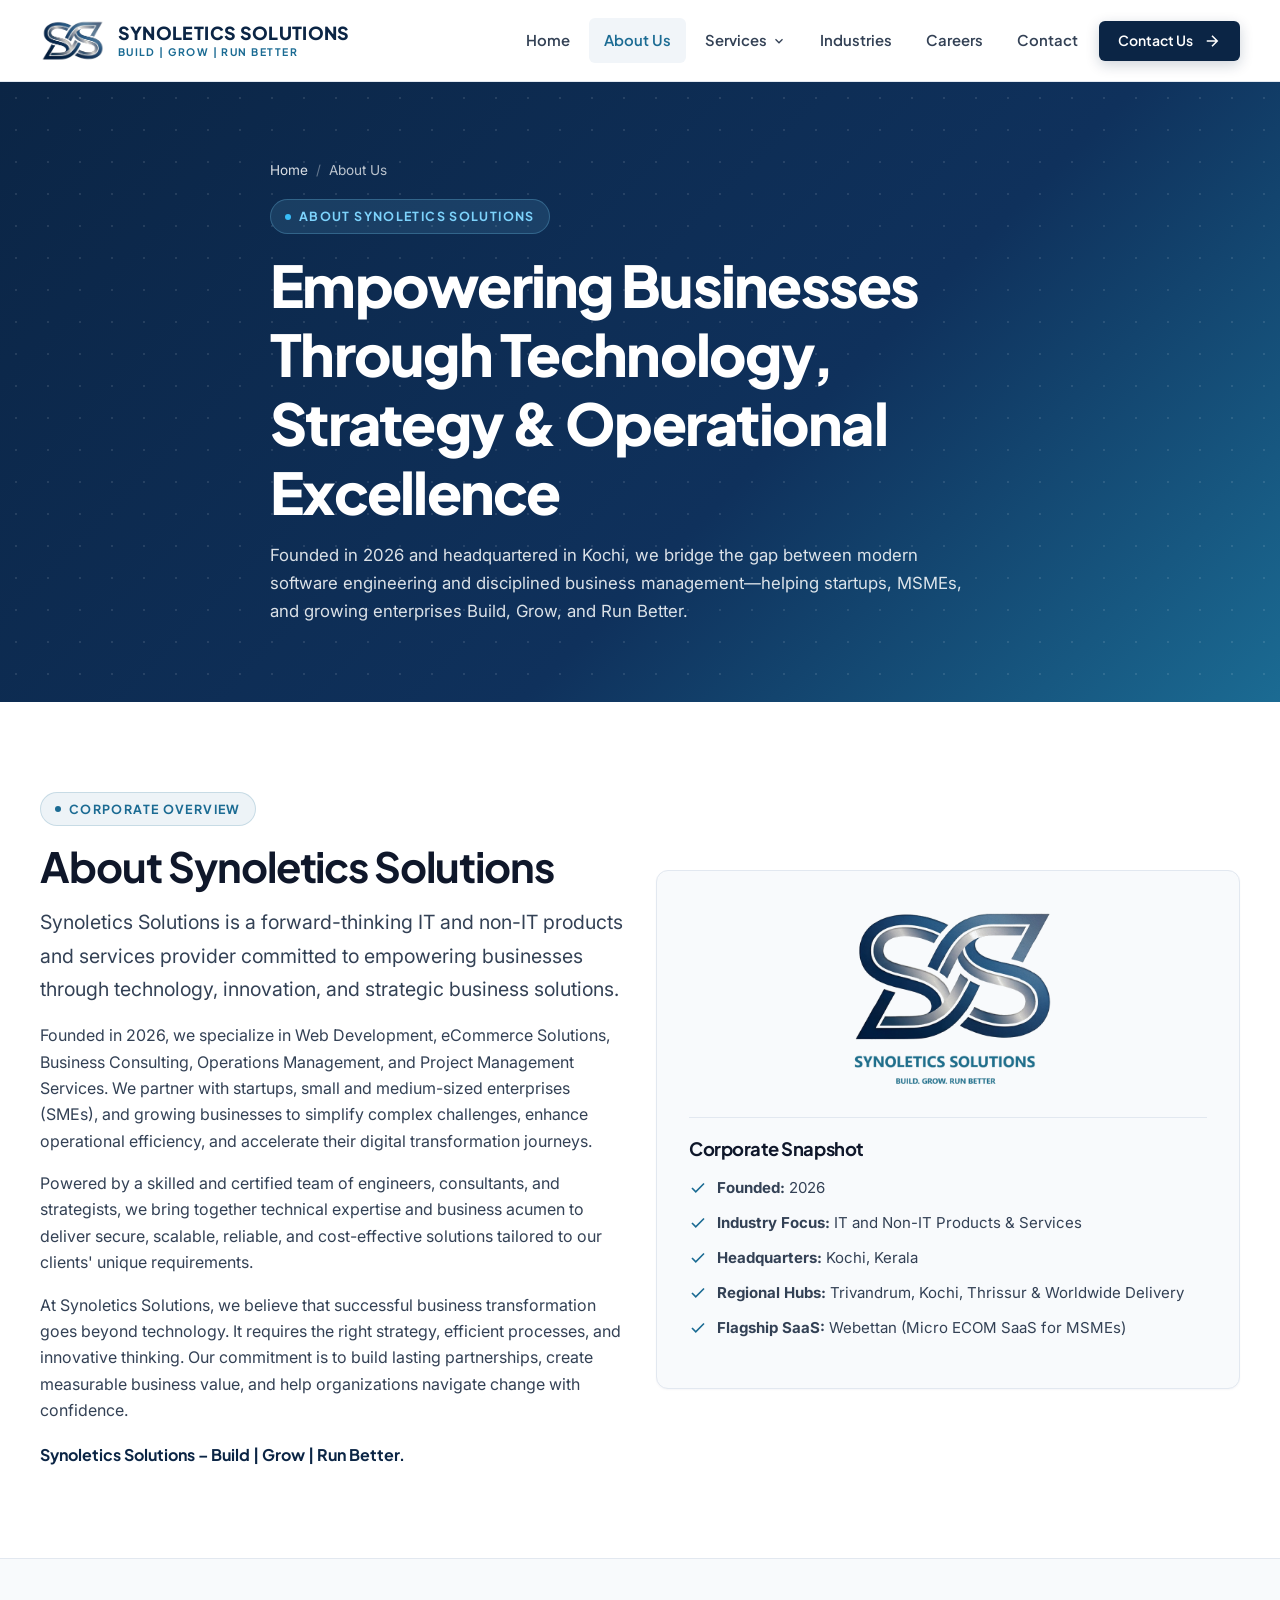
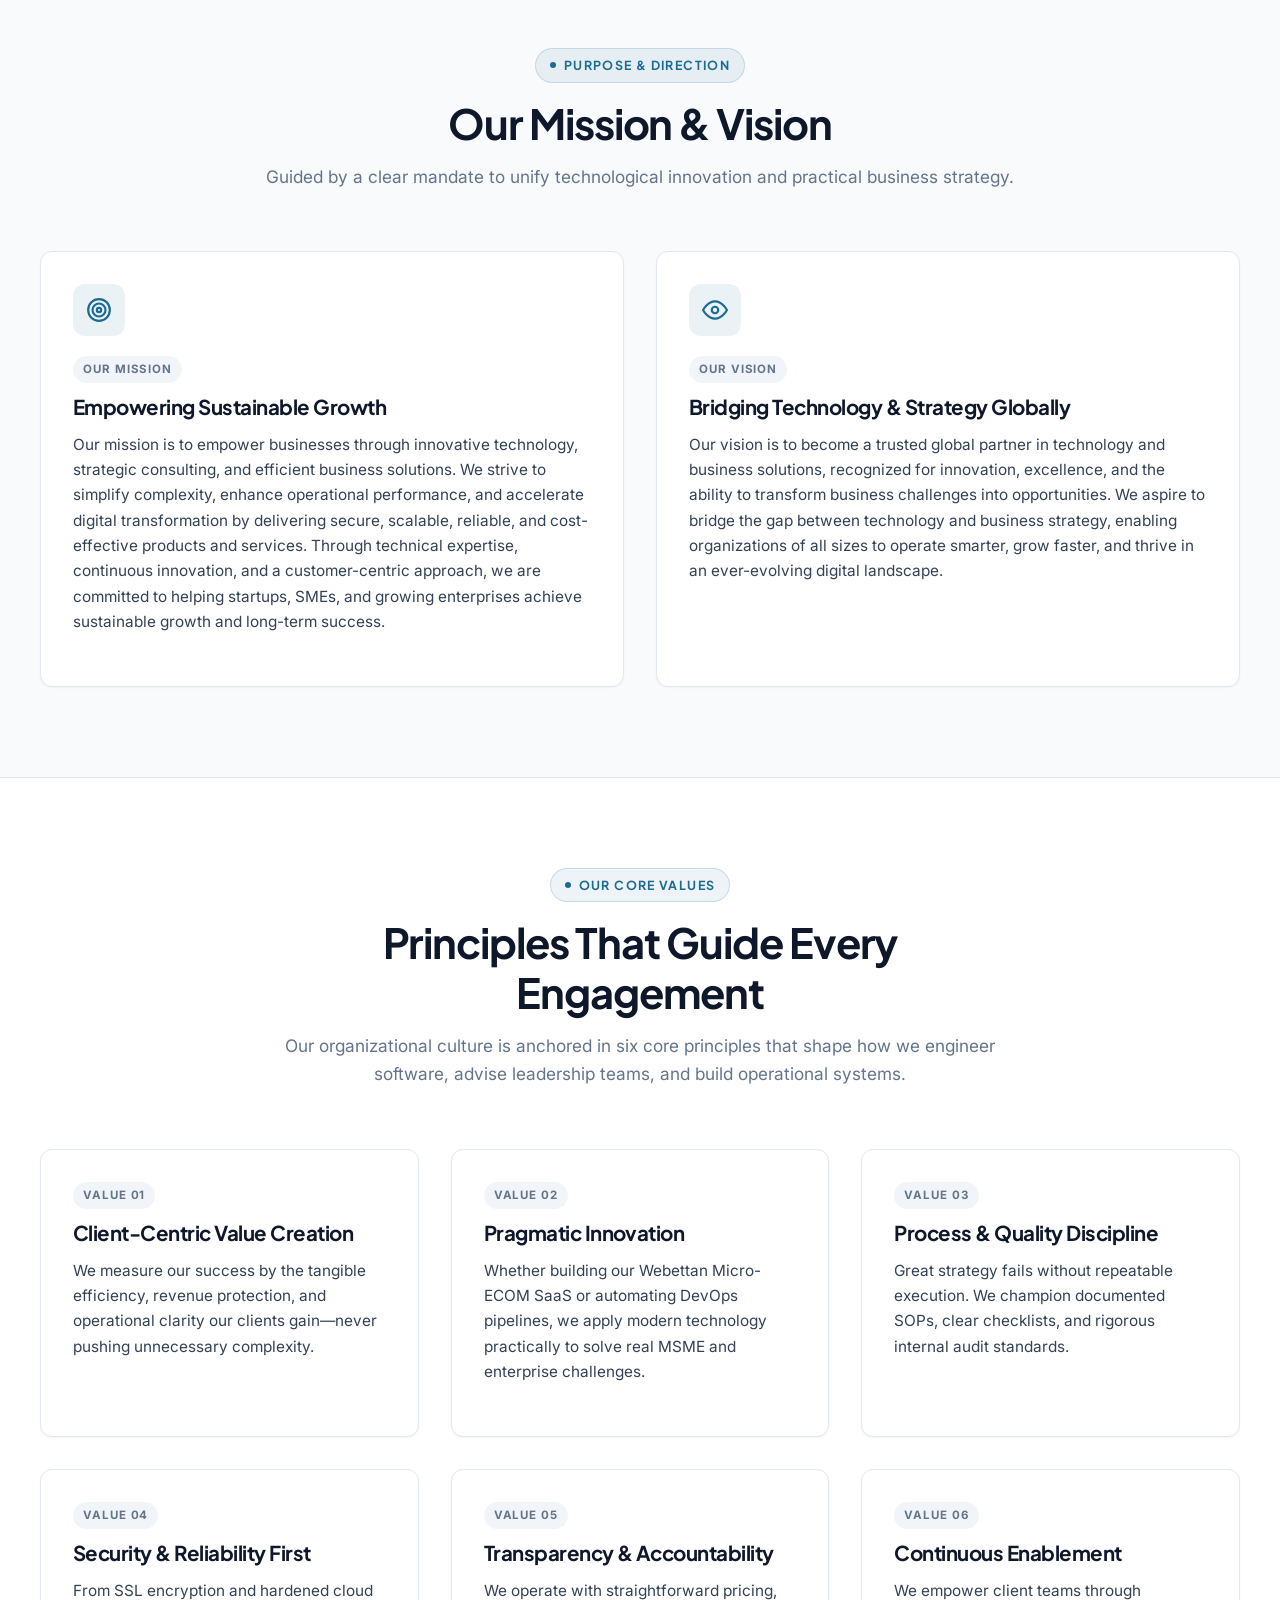
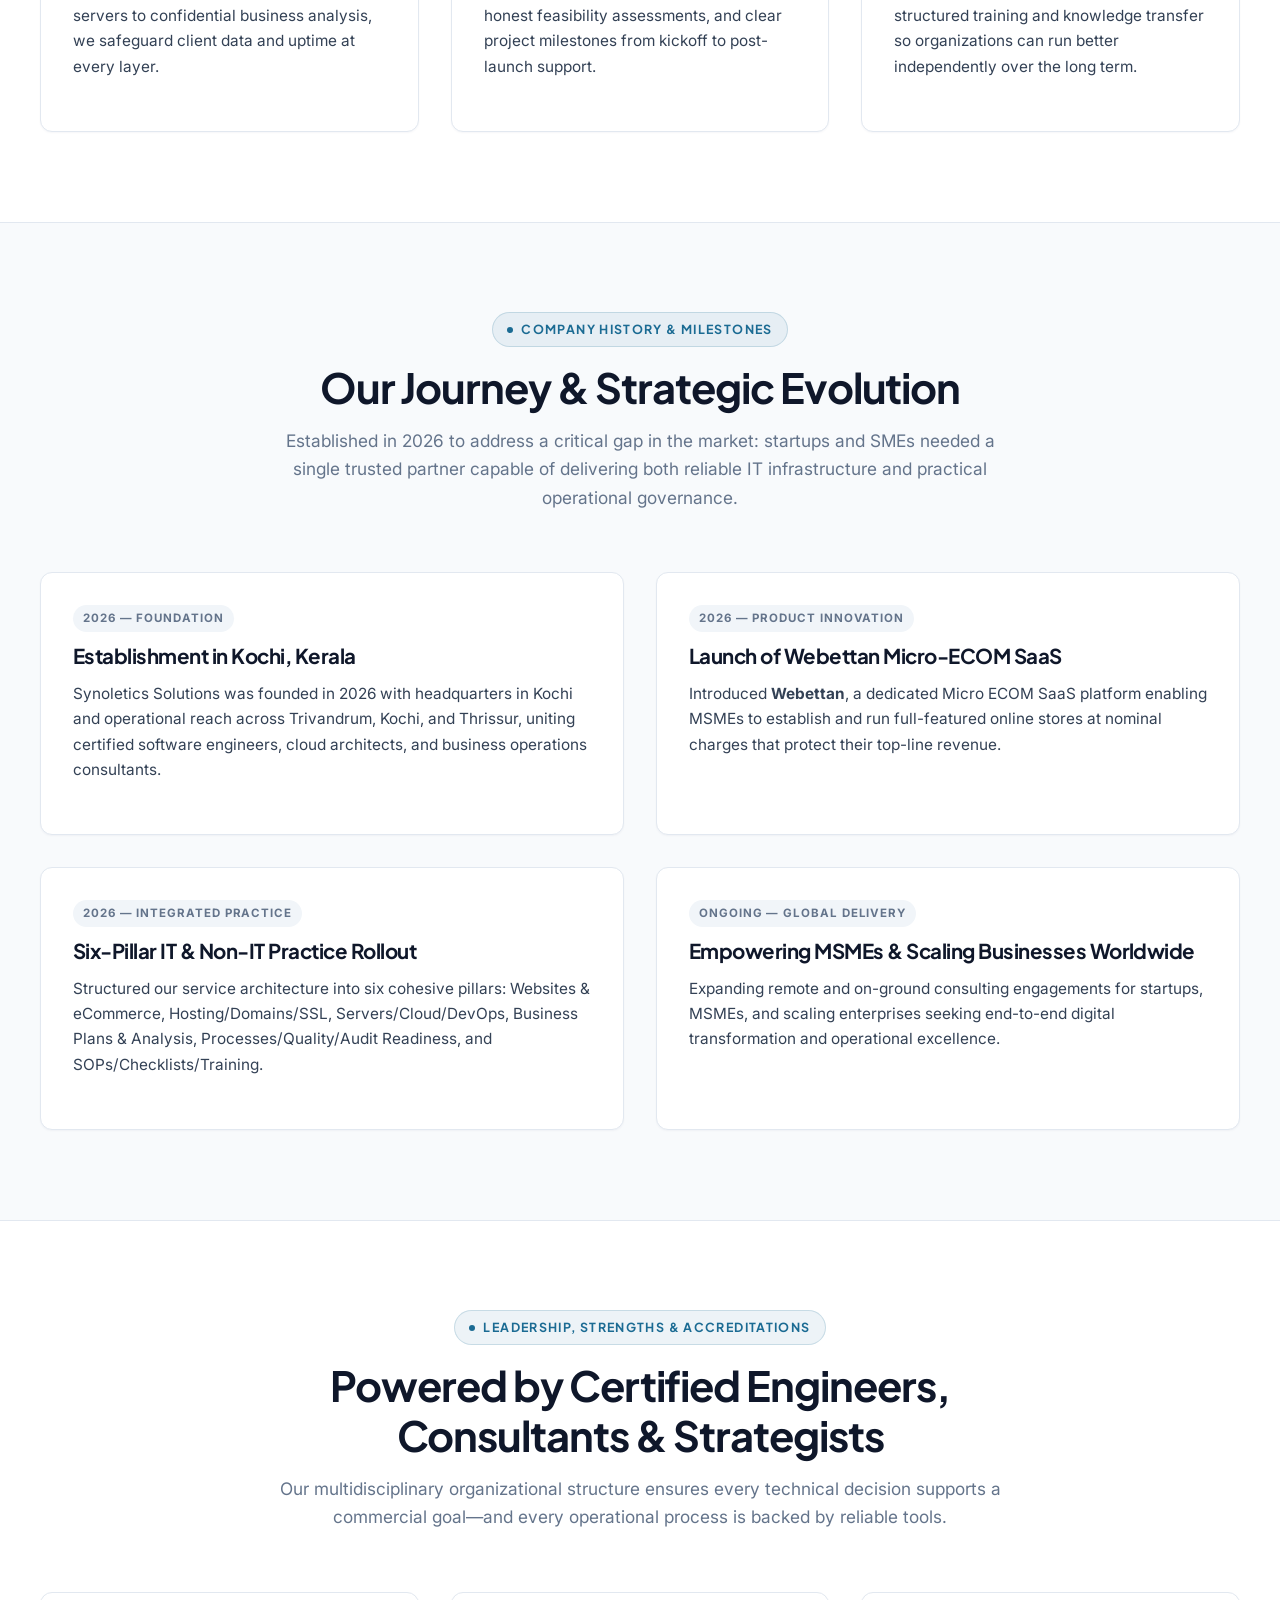
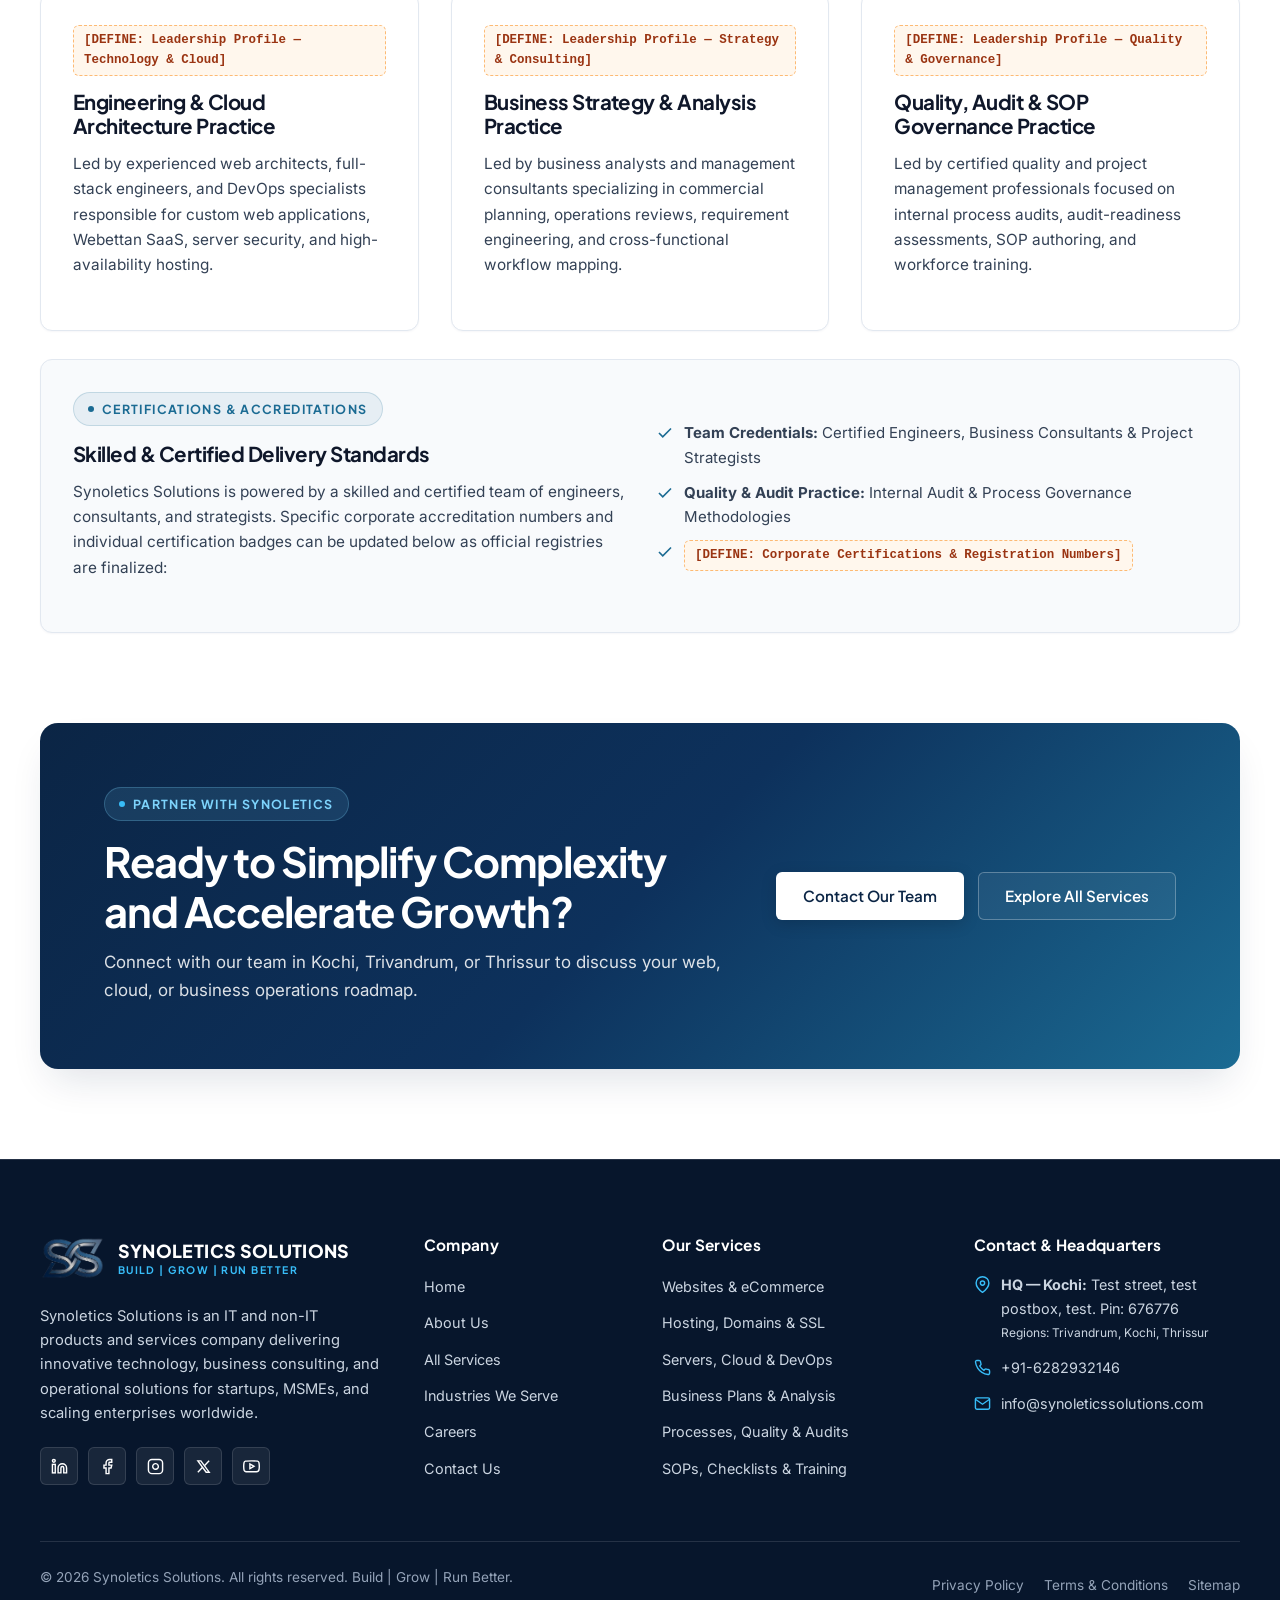
<file: about.html>
<!DOCTYPE html>
<html lang="en">
<head>
  <meta charset="UTF-8" />
  <meta name="viewport" content="width=device-width, initial-scale=1.0" />
  <title>About Us | Synoletics Solutions — IT &amp; Business Consulting Partner</title>
  <meta name="description" content="Learn about Synoletics Solutions, founded in 2026 in Kochi. We empower startups, MSMEs, and growing enterprises through Web Development, eCommerce, Cloud DevOps, Business Consulting, and Process Governance." />
  <meta name="keywords" content="About Synoletics Solutions, IT Solutions Company Kochi, Business Consulting Services Kerala, Digital Transformation Services, Operations Management Services, Project Management Services" />
  <meta name="robots" content="index, follow" />
  <link rel="canonical" href="https://synoleticssolutions.com/about.html" />

  <!-- Open Graph Metadata -->
  <meta property="og:type" content="website" />
  <meta property="og:site_name" content="Synoletics Solutions" />
  <meta property="og:title" content="About Synoletics Solutions | Build | Grow | Run Better" />
  <meta property="og:description" content="Discover our mission, vision, core values, and integrated approach to technology engineering and strategic business consulting." />
  <meta property="og:url" content="https://synoleticssolutions.com/about.html" />
  <meta property="og:image" content="https://synoleticssolutions.com/logo/logo.png" />

  <!-- Twitter / X Card -->
  <meta name="twitter:card" content="summary_large_image" />
  <meta name="twitter:title" content="About Synoletics Solutions | Build | Grow | Run Better" />
  <meta name="twitter:description" content="Founded in 2026 in Kochi, Synoletics Solutions bridges technology and business strategy for startups, MSMEs, and scaling enterprises." />
  <meta name="twitter:image" content="https://synoleticssolutions.com/logo/logo.png" />

  <link rel="icon" type="image/png" href="logo/favicon.png" />
  <link rel="apple-touch-icon" href="logo/logo-mark.png" />

  <link rel="preconnect" href="https://fonts.googleapis.com" />
  <link rel="preconnect" href="https://fonts.gstatic.com" crossorigin />
  <link href="https://fonts.googleapis.com/css2?family=Inter:wght@400;500;600;700&amp;family=Plus+Jakarta+Sans:wght@600;700;800&amp;display=swap" rel="stylesheet" />
  <link rel="stylesheet" href="assets/css/styles.css" />

  <script type="application/ld+json">
  {
    "@context": "https://schema.org",
    "@type": "AboutPage",
    "name": "About Synoletics Solutions",
    "url": "https://synoleticssolutions.com/about.html",
    "mainEntity": {
      "@type": "Organization",
      "name": "Synoletics Solutions",
      "slogan": "Build | Grow | Run Better",
      "foundingDate": "2026",
      "foundingLocation": "Kochi, Kerala, India"
    }
  }
  </script>
</head>
<body>
  <a href="#main-content" class="skip-link">Skip to main content</a>

  <!-- HEADER -->
  <header class="site-header" role="banner">
    <div class="container header-inner">
      <a href="index.html" class="brand-logo" aria-label="Synoletics Solutions Home">
        <img src="logo/logo-mark.png" alt="Synoletics Solutions Logo" width="60" height="41" />
        <div class="brand-text">
          <span class="brand-name">Synoletics Solutions</span>
          <span class="brand-tagline">Build | Grow | Run Better</span>
        </div>
      </a>

      <button class="mobile-menu-toggle" type="button" aria-label="Toggle navigation menu" aria-expanded="false" aria-controls="primary-navigation">
        <svg viewBox="0 0 24 24" fill="none" stroke="currentColor" stroke-width="2" stroke-linecap="round"><path d="M4 7h16M4 12h16M4 17h16" /></svg>
      </button>

      <nav id="primary-navigation" class="main-nav" aria-label="Primary Navigation">
        <ul class="nav-list">
          <li class="nav-item"><a href="index.html" class="nav-link">Home</a></li>
          <li class="nav-item"><a href="about.html" class="nav-link active">About Us</a></li>
          <li class="nav-item has-dropdown">
            <a href="services.html" class="nav-link dropdown-trigger" aria-haspopup="true" aria-expanded="false">
              Services
              <svg class="nav-caret" viewBox="0 0 24 24" fill="none" stroke="currentColor" stroke-width="2.2"><polyline points="6 9 12 15 18 9"></polyline></svg>
            </a>
            <div class="dropdown-menu" role="region" aria-label="Services Submenu">
              <div class="dropdown-header">
                <span>IT &amp; Non-IT Solutions Portfolio</span>
                <a href="services.html">View All 6 Services &rarr;</a>
              </div>
              <div class="dropdown-grid">
                <a href="services/websites-and-ecommerce.html" class="dropdown-item">
                  <div class="dropdown-icon"><svg viewBox="0 0 24 24" fill="none" stroke="currentColor" stroke-width="2"><rect x="2" y="3" width="20" height="14" rx="2"/><path d="M8 21h8M12 17v4"/></svg></div>
                  <div><span class="dropdown-item-title">Websites &amp; eCommerce</span><span class="dropdown-item-desc">Custom web platforms, online stores &amp; Webettan SaaS</span></div>
                </a>
                <a href="services/hosting-domains-and-ssl.html" class="dropdown-item">
                  <div class="dropdown-icon"><svg viewBox="0 0 24 24" fill="none" stroke="currentColor" stroke-width="2"><path d="M12 22s8-4 8-10V5l-8-3-8 3v7c0 6 8 10 8 10z"/></svg></div>
                  <div><span class="dropdown-item-title">Hosting, Domains &amp; SSL</span><span class="dropdown-item-desc">Managed web hosting, DNS governance &amp; SSL security</span></div>
                </a>
                <a href="services/servers-cloud-and-devops.html" class="dropdown-item">
                  <div class="dropdown-icon"><svg viewBox="0 0 24 24" fill="none" stroke="currentColor" stroke-width="2"><path d="M17.5 19H9a7 7 0 1 1 6.71-9h1.79a4.5 4.5 0 1 1 0 9Z"/></svg></div>
                  <div><span class="dropdown-item-title">Servers, Cloud &amp; DevOps</span><span class="dropdown-item-desc">Cloud architecture, CI/CD pipelines &amp; server reliability</span></div>
                </a>
                <a href="services/business-plans-and-analysis.html" class="dropdown-item">
                  <div class="dropdown-icon"><svg viewBox="0 0 24 24" fill="none" stroke="currentColor" stroke-width="2"><path d="M3 3v18h18"/><path d="m19 9-5 5-4-4-3 3"/></svg></div>
                  <div><span class="dropdown-item-title">Business Plans &amp; Analysis</span><span class="dropdown-item-desc">Strategic roadmaps, operations review &amp; workflow mapping</span></div>
                </a>
                <a href="services/processes-quality-and-audit-readiness.html" class="dropdown-item">
                  <div class="dropdown-icon"><svg viewBox="0 0 24 24" fill="none" stroke="currentColor" stroke-width="2"><path d="M9 11l3 3L22 4"/><path d="M21 12v7a2 2 0 0 1-2 2H5a2 2 0 0 1-2-2V5a2 2 0 0 1 2-2h11"/></svg></div>
                  <div><span class="dropdown-item-title">Processes, Quality &amp; Audit Readiness</span><span class="dropdown-item-desc">Quality management, internal audits &amp; process streamlining</span></div>
                </a>
                <a href="services/sops-checklists-and-training.html" class="dropdown-item">
                  <div class="dropdown-icon"><svg viewBox="0 0 24 24" fill="none" stroke="currentColor" stroke-width="2"><path d="M14 2H6a2 2 0 0 0-2 2v16a2 2 0 0 0 2 2h12a2 2 0 0 0 2-2V8z"/><polyline points="14 2 14 8 20 8"/><line x1="16" y1="13" x2="8" y2="13"/><line x1="16" y1="17" x2="8" y2="17"/></svg></div>
                  <div><span class="dropdown-item-title">SOPs, Checklists &amp; Training</span><span class="dropdown-item-desc">Standard operating procedures &amp; workforce enablement</span></div>
                </a>
              </div>
            </div>
          </li>
          <li class="nav-item"><a href="industries.html" class="nav-link">Industries</a></li>
          <li class="nav-item"><a href="careers.html" class="nav-link">Careers</a></li>
          <li class="nav-item"><a href="contact.html" class="nav-link">Contact</a></li>
        </ul>
        <div class="header-actions">
          <a href="contact.html" class="btn btn-primary btn-sm">
            Contact Us
            <svg viewBox="0 0 24 24" fill="none" stroke="currentColor" stroke-width="2"><path d="M5 12h14M12 5l7 7-7 7"/></svg>
          </a>
        </div>
      </nav>
    </div>
  </header>

  <main id="main-content">
    <!-- PAGE HERO -->
    <section class="page-hero" aria-labelledby="page-title">
      <div class="container page-hero-inner">
        <nav class="breadcrumb" aria-label="Breadcrumb">
          <a href="index.html">Home</a>
          <span class="breadcrumb-sep">/</span>
          <span aria-current="page">About Us</span>
        </nav>
        <span class="eyebrow eyebrow-light">About Synoletics Solutions</span>
        <h1 id="page-title">Empowering Businesses Through Technology, Strategy &amp; Operational Excellence</h1>
        <p>
          Founded in 2026 and headquartered in Kochi, we bridge the gap between modern software engineering and disciplined business management—helping startups, MSMEs, and growing enterprises Build, Grow, and Run Better.
        </p>
      </div>
    </section>

    <!-- COMPANY INTRODUCTION & FULL STORY -->
    <section class="section" aria-labelledby="about-story-heading">
      <div class="container">
        <div class="grid grid-2 align-center">
          <div class="reveal">
            <span class="eyebrow">Corporate Overview</span>
            <h2 id="about-story-heading">About Synoletics Solutions</h2>
            <p class="lead" style="margin-top: 14px;">
              Synoletics Solutions is a forward-thinking IT and non-IT products and services provider committed to empowering businesses through technology, innovation, and strategic business solutions.
            </p>
            <p>
              Founded in 2026, we specialize in Web Development, eCommerce Solutions, Business Consulting, Operations Management, and Project Management Services. We partner with startups, small and medium-sized enterprises (SMEs), and growing businesses to simplify complex challenges, enhance operational efficiency, and accelerate their digital transformation journeys.
            </p>
            <p>
              Powered by a skilled and certified team of engineers, consultants, and strategists, we bring together technical expertise and business acumen to deliver secure, scalable, reliable, and cost-effective solutions tailored to our clients' unique requirements.
            </p>
            <p>
              At Synoletics Solutions, we believe that successful business transformation goes beyond technology. It requires the right strategy, efficient processes, and innovative thinking. Our commitment is to build lasting partnerships, create measurable business value, and help organizations navigate change with confidence.
            </p>
            <p style="font-family: var(--font-heading); font-weight: 700; color: var(--color-primary); margin-top: 18px;">
              Synoletics Solutions – Build | Grow | Run Better.
            </p>
          </div>

          <div class="reveal">
            <div class="card" style="background: var(--bg-surface); padding: 32px;">
              <div style="text-align: center; margin-bottom: 24px;">
                <img src="logo/logo-clean.png" alt="Synoletics Solutions Full Brand Mark" style="max-height: 190px; margin-inline: auto;" />
              </div>
              <div style="border-top: 1px solid var(--border-light); padding-top: 20px;">
                <h3 style="font-size: 1.15rem; margin-bottom: 12px;">Corporate Snapshot</h3>
                <ul class="check-list">
                  <li>
                    <svg viewBox="0 0 24 24" fill="none" stroke="currentColor" stroke-width="2.2"><polyline points="20 6 9 17 4 12"/></svg>
                    <span><strong>Founded:</strong> 2026</span>
                  </li>
                  <li>
                    <svg viewBox="0 0 24 24" fill="none" stroke="currentColor" stroke-width="2.2"><polyline points="20 6 9 17 4 12"/></svg>
                    <span><strong>Industry Focus:</strong> IT and Non-IT Products &amp; Services</span>
                  </li>
                  <li>
                    <svg viewBox="0 0 24 24" fill="none" stroke="currentColor" stroke-width="2.2"><polyline points="20 6 9 17 4 12"/></svg>
                    <span><strong>Headquarters:</strong> Kochi, Kerala</span>
                  </li>
                  <li>
                    <svg viewBox="0 0 24 24" fill="none" stroke="currentColor" stroke-width="2.2"><polyline points="20 6 9 17 4 12"/></svg>
                    <span><strong>Regional Hubs:</strong> Trivandrum, Kochi, Thrissur &amp; Worldwide Delivery</span>
                  </li>
                  <li>
                    <svg viewBox="0 0 24 24" fill="none" stroke="currentColor" stroke-width="2.2"><polyline points="20 6 9 17 4 12"/></svg>
                    <span><strong>Flagship SaaS:</strong> Webettan (Micro ECOM SaaS for MSMEs)</span>
                  </li>
                </ul>
              </div>
            </div>
          </div>
        </div>
      </div>
    </section>

    <!-- MISSION & VISION -->
    <section class="section bg-surface" aria-labelledby="mission-vision-heading">
      <div class="container">
        <div class="section-header center reveal">
          <span class="eyebrow">Purpose &amp; Direction</span>
          <h2 id="mission-vision-heading">Our Mission &amp; Vision</h2>
          <p>Guided by a clear mandate to unify technological innovation and practical business strategy.</p>
        </div>

        <div class="grid grid-2">
          <article class="card reveal">
            <div class="card-icon">
              <svg viewBox="0 0 24 24" fill="none" stroke="currentColor" stroke-width="2"><circle cx="12" cy="12" r="10"/><circle cx="12" cy="12" r="6"/><circle cx="12" cy="12" r="2"/></svg>
            </div>
            <span class="card-badge">Our Mission</span>
            <h3>Empowering Sustainable Growth</h3>
            <p>
              Our mission is to empower businesses through innovative technology, strategic consulting, and efficient business solutions. We strive to simplify complexity, enhance operational performance, and accelerate digital transformation by delivering secure, scalable, reliable, and cost-effective products and services. Through technical expertise, continuous innovation, and a customer-centric approach, we are committed to helping startups, SMEs, and growing enterprises achieve sustainable growth and long-term success.
            </p>
          </article>

          <article class="card reveal">
            <div class="card-icon">
              <svg viewBox="0 0 24 24" fill="none" stroke="currentColor" stroke-width="2"><path d="M1 12s4-8 11-8 11 8 11 8-4 8-11 8-11-8-11-8z"/><circle cx="12" cy="12" r="3"/></svg>
            </div>
            <span class="card-badge">Our Vision</span>
            <h3>Bridging Technology &amp; Strategy Globally</h3>
            <p>
              Our vision is to become a trusted global partner in technology and business solutions, recognized for innovation, excellence, and the ability to transform business challenges into opportunities. We aspire to bridge the gap between technology and business strategy, enabling organizations of all sizes to operate smarter, grow faster, and thrive in an ever-evolving digital landscape.
            </p>
          </article>
        </div>
      </div>
    </section>

    <!-- CORE VALUES -->
    <section class="section" aria-labelledby="values-heading">
      <div class="container">
        <div class="section-header center reveal">
          <span class="eyebrow">Our Core Values</span>
          <h2 id="values-heading">Principles That Guide Every Engagement</h2>
          <p>
            Our organizational culture is anchored in six core principles that shape how we engineer software, advise leadership teams, and build operational systems.
          </p>
        </div>

        <div class="grid grid-3">
          <div class="card reveal">
            <span class="card-badge">Value 01</span>
            <h3>Client-Centric Value Creation</h3>
            <p>
              We measure our success by the tangible efficiency, revenue protection, and operational clarity our clients gain—never pushing unnecessary complexity.
            </p>
          </div>

          <div class="card reveal">
            <span class="card-badge">Value 02</span>
            <h3>Pragmatic Innovation</h3>
            <p>
              Whether building our Webettan Micro-ECOM SaaS or automating DevOps pipelines, we apply modern technology practically to solve real MSME and enterprise challenges.
            </p>
          </div>

          <div class="card reveal">
            <span class="card-badge">Value 03</span>
            <h3>Process &amp; Quality Discipline</h3>
            <p>
              Great strategy fails without repeatable execution. We champion documented SOPs, clear checklists, and rigorous internal audit standards.
            </p>
          </div>

          <div class="card reveal">
            <span class="card-badge">Value 04</span>
            <h3>Security &amp; Reliability First</h3>
            <p>
              From SSL encryption and hardened cloud servers to confidential business analysis, we safeguard client data and uptime at every layer.
            </p>
          </div>

          <div class="card reveal">
            <span class="card-badge">Value 05</span>
            <h3>Transparency &amp; Accountability</h3>
            <p>
              We operate with straightforward pricing, honest feasibility assessments, and clear project milestones from kickoff to post-launch support.
            </p>
          </div>

          <div class="card reveal">
            <span class="card-badge">Value 06</span>
            <h3>Continuous Enablement</h3>
            <p>
              We empower client teams through structured training and knowledge transfer so organizations can run better independently over the long term.
            </p>
          </div>
        </div>
      </div>
    </section>

    <!-- COMPANY HISTORY & MILESTONES -->
    <section class="section bg-surface" aria-labelledby="history-heading">
      <div class="container">
        <div class="section-header center reveal">
          <span class="eyebrow">Company History &amp; Milestones</span>
          <h2 id="history-heading">Our Journey &amp; Strategic Evolution</h2>
          <p>
            Established in 2026 to address a critical gap in the market: startups and SMEs needed a single trusted partner capable of delivering both reliable IT infrastructure and practical operational governance.
          </p>
        </div>

        <div class="grid grid-2">
          <div class="card reveal">
            <span class="card-badge">2026 — Foundation</span>
            <h3>Establishment in Kochi, Kerala</h3>
            <p>
              Synoletics Solutions was founded in 2026 with headquarters in Kochi and operational reach across Trivandrum, Kochi, and Thrissur, uniting certified software engineers, cloud architects, and business operations consultants.
            </p>
          </div>

          <div class="card reveal">
            <span class="card-badge">2026 — Product Innovation</span>
            <h3>Launch of Webettan Micro-ECOM SaaS</h3>
            <p>
              Introduced <strong>Webettan</strong>, a dedicated Micro ECOM SaaS platform enabling MSMEs to establish and run full-featured online stores at nominal charges that protect their top-line revenue.
            </p>
          </div>

          <div class="card reveal">
            <span class="card-badge">2026 — Integrated Practice</span>
            <h3>Six-Pillar IT &amp; Non-IT Practice Rollout</h3>
            <p>
              Structured our service architecture into six cohesive pillars: Websites &amp; eCommerce, Hosting/Domains/SSL, Servers/Cloud/DevOps, Business Plans &amp; Analysis, Processes/Quality/Audit Readiness, and SOPs/Checklists/Training.
            </p>
          </div>

          <div class="card reveal">
            <span class="card-badge">Ongoing — Global Delivery</span>
            <h3>Empowering MSMEs &amp; Scaling Businesses Worldwide</h3>
            <p>
              Expanding remote and on-ground consulting engagements for startups, MSMEs, and scaling enterprises seeking end-to-end digital transformation and operational excellence.
            </p>
          </div>
        </div>
      </div>
    </section>

    <!-- ORGANIZATIONAL STRENGTHS, LEADERSHIP & CERTIFICATIONS -->
    <section class="section" aria-labelledby="leadership-heading">
      <div class="container">
        <div class="section-header center reveal">
          <span class="eyebrow">Leadership, Strengths &amp; Accreditations</span>
          <h2 id="leadership-heading">Powered by Certified Engineers, Consultants &amp; Strategists</h2>
          <p>
            Our multidisciplinary organizational structure ensures every technical decision supports a commercial goal—and every operational process is backed by reliable tools.
          </p>
        </div>

        <div class="grid grid-3">
          <div class="card reveal">
            <span class="define-badge" style="margin-bottom: 14px;">[DEFINE: Leadership Profile — Technology &amp; Cloud]</span>
            <h3>Engineering &amp; Cloud Architecture Practice</h3>
            <p>
              Led by experienced web architects, full-stack engineers, and DevOps specialists responsible for custom web applications, Webettan SaaS, server security, and high-availability hosting.
            </p>
          </div>

          <div class="card reveal">
            <span class="define-badge" style="margin-bottom: 14px;">[DEFINE: Leadership Profile — Strategy &amp; Consulting]</span>
            <h3>Business Strategy &amp; Analysis Practice</h3>
            <p>
              Led by business analysts and management consultants specializing in commercial planning, operations reviews, requirement engineering, and cross-functional workflow mapping.
            </p>
          </div>

          <div class="card reveal">
            <span class="define-badge" style="margin-bottom: 14px;">[DEFINE: Leadership Profile — Quality &amp; Governance]</span>
            <h3>Quality, Audit &amp; SOP Governance Practice</h3>
            <p>
              Led by certified quality and project management professionals focused on internal process audits, audit-readiness assessments, SOP authoring, and workforce training.
            </p>
          </div>
        </div>

        <div class="card reveal" style="margin-top: 28px; background: var(--bg-surface);">
          <div class="grid grid-2 align-center">
            <div>
              <span class="eyebrow">Certifications &amp; Accreditations</span>
              <h3>Skilled &amp; Certified Delivery Standards</h3>
              <p style="margin-top: 10px;">
                Synoletics Solutions is powered by a skilled and certified team of engineers, consultants, and strategists. Specific corporate accreditation numbers and individual certification badges can be updated below as official registries are finalized:
              </p>
            </div>
            <div>
              <ul class="check-list">
                <li>
                  <svg viewBox="0 0 24 24" fill="none" stroke="currentColor" stroke-width="2.2"><polyline points="20 6 9 17 4 12"/></svg>
                  <span><strong>Team Credentials:</strong> Certified Engineers, Business Consultants &amp; Project Strategists</span>
                </li>
                <li>
                  <svg viewBox="0 0 24 24" fill="none" stroke="currentColor" stroke-width="2.2"><polyline points="20 6 9 17 4 12"/></svg>
                  <span><strong>Quality &amp; Audit Practice:</strong> Internal Audit &amp; Process Governance Methodologies</span>
                </li>
                <li>
                  <svg viewBox="0 0 24 24" fill="none" stroke="currentColor" stroke-width="2.2"><polyline points="20 6 9 17 4 12"/></svg>
                  <span><span class="define-badge">[DEFINE: Corporate Certifications &amp; Registration Numbers]</span></span>
                </li>
              </ul>
            </div>
          </div>
        </div>
      </div>
    </section>

    <!-- CTA -->
    <section class="section" style="padding-top: 0;" aria-labelledby="about-cta-heading">
      <div class="container">
        <div class="cta-banner reveal">
          <div class="cta-banner-content">
            <span class="eyebrow eyebrow-light">Partner With Synoletics</span>
            <h2 id="about-cta-heading">Ready to Simplify Complexity and Accelerate Growth?</h2>
            <p>
              Connect with our team in Kochi, Trivandrum, or Thrissur to discuss your web, cloud, or business operations roadmap.
            </p>
          </div>
          <div class="cta-banner-actions">
            <a href="contact.html" class="btn btn-white">Contact Our Team</a>
            <a href="services.html" class="btn btn-outline-light">Explore All Services</a>
          </div>
        </div>
      </div>
    </section>
  </main>

  <!-- FOOTER -->
  <footer class="site-footer" role="contentinfo">
    <div class="container">
      <div class="footer-grid">
        <div class="footer-brand">
          <a href="index.html" class="brand-logo" aria-label="Synoletics Solutions Home">
            <img src="logo/logo-mark.png" alt="Synoletics Solutions Logo" width="54" height="36" loading="lazy" />
            <div class="brand-text">
              <span class="brand-name">Synoletics Solutions</span>
              <span class="brand-tagline">Build | Grow | Run Better</span>
            </div>
          </a>
          <p class="footer-desc">
            Synoletics Solutions is an IT and non-IT products and services company delivering innovative technology, business consulting, and operational solutions for startups, MSMEs, and scaling enterprises worldwide.
          </p>
          <div class="social-links" aria-label="Social Media Links">
            <a href="https://synoleticssolutions.com/" class="social-link" target="_blank" rel="noopener noreferrer" aria-label="LinkedIn"><svg viewBox="0 0 24 24" fill="none" stroke="currentColor" stroke-width="2"><path d="M16 8a6 6 0 0 1 6 6v7h-4v-7a2 2 0 0 0-2-2 2 2 0 0 0-2 2v7h-4v-7a6 6 0 0 1 6-6z"/><rect x="2" y="9" width="4" height="12"/><circle cx="4" cy="4" r="2"/></svg></a>
            <a href="https://synoleticssolutions.com/" class="social-link" target="_blank" rel="noopener noreferrer" aria-label="Facebook"><svg viewBox="0 0 24 24" fill="none" stroke="currentColor" stroke-width="2"><path d="M18 2h-3a5 5 0 0 0-5 5v3H7v4h3v8h4v-8h3l1-4h-4V7a1 1 0 0 1 1-1h3z"/></svg></a>
            <a href="https://synoleticssolutions.com/" class="social-link" target="_blank" rel="noopener noreferrer" aria-label="Instagram"><svg viewBox="0 0 24 24" fill="none" stroke="currentColor" stroke-width="2"><rect x="2" y="2" width="20" height="20" rx="5" ry="5"/><path d="M16 11.37A4 4 0 1 1 12.63 8 4 4 0 0 1 16 11.37z"/><line x1="17.5" y1="6.5" x2="17.51" y2="6.5"/></svg></a>
            <a href="https://synoleticssolutions.com/" class="social-link" target="_blank" rel="noopener noreferrer" aria-label="X"><svg viewBox="0 0 24 24" fill="none" stroke="currentColor" stroke-width="2"><path d="M4 4l11.733 16h4.267l-11.733 -16z"/><path d="M4 20l6.768 -6.768m2.46 -2.46l6.772 -6.772"/></svg></a>
            <a href="https://synoleticssolutions.com/" class="social-link" target="_blank" rel="noopener noreferrer" aria-label="YouTube"><svg viewBox="0 0 24 24" fill="none" stroke="currentColor" stroke-width="2"><path d="M22.54 6.42a2.78 2.78 0 0 0-1.94-2C18.88 4 12 4 12 4s-6.88 0-8.6.46a2.78 2.78 0 0 0-1.94 2A29 29 0 0 0 1 11.75a29 29 0 0 0 .46 5.33A2.78 2.78 0 0 0 3.4 19c1.72.46 8.6.46 8.6.46s6.88 0 8.6-.46a2.78 2.78 0 0 0 1.94-2 29 29 0 0 0 .46-5.25 29 29 0 0 0-.46-5.33z"/><polygon points="9.75 15.02 15.5 11.75 9.75 8.48 9.75 15.02"/></svg></a>
          </div>
        </div>

        <div class="footer-col">
          <h4>Company</h4>
          <ul class="footer-links">
            <li><a href="index.html">Home</a></li>
            <li><a href="about.html">About Us</a></li>
            <li><a href="services.html">All Services</a></li>
            <li><a href="industries.html">Industries We Serve</a></li>
            <li><a href="careers.html">Careers</a></li>
            <li><a href="contact.html">Contact Us</a></li>
          </ul>
        </div>

        <div class="footer-col">
          <h4>Our Services</h4>
          <ul class="footer-links">
            <li><a href="services/websites-and-ecommerce.html">Websites &amp; eCommerce</a></li>
            <li><a href="services/hosting-domains-and-ssl.html">Hosting, Domains &amp; SSL</a></li>
            <li><a href="services/servers-cloud-and-devops.html">Servers, Cloud &amp; DevOps</a></li>
            <li><a href="services/business-plans-and-analysis.html">Business Plans &amp; Analysis</a></li>
            <li><a href="services/processes-quality-and-audit-readiness.html">Processes, Quality &amp; Audits</a></li>
            <li><a href="services/sops-checklists-and-training.html">SOPs, Checklists &amp; Training</a></li>
          </ul>
        </div>

        <div class="footer-col">
          <h4>Contact &amp; Headquarters</h4>
          <ul class="footer-contact-list">
            <li>
              <svg viewBox="0 0 24 24" fill="none" stroke="currentColor" stroke-width="2"><path d="M21 10c0 7-9 13-9 13s-9-6-9-13a9 9 0 0 1 18 0z"/><circle cx="12" cy="10" r="3"/></svg>
              <span><strong>HQ — Kochi:</strong> Test street, test postbox, test. Pin: 676776<br/><small>Regions: Trivandrum, Kochi, Thrissur</small></span>
            </li>
            <li>
              <svg viewBox="0 0 24 24" fill="none" stroke="currentColor" stroke-width="2"><path d="M22 16.92v3a2 2 0 0 1-2.18 2 19.79 19.79 0 0 1-8.63-3.07 19.5 19.5 0 0 1-6-6 19.79 19.79 0 0 1-3.07-8.67A2 2 0 0 1 4.11 2h3a2 2 0 0 1 2 1.72 12.84 12.84 0 0 0 .7 2.81 2 2 0 0 1-.45 2.11L8.09 9.91a16 16 0 0 0 6 6l1.27-1.27a2 2 0 0 1 2.11-.45 12.84 12.84 0 0 0 2.81.7A2 2 0 0 1 22 16.92z"/></svg>
              <a href="tel:+916282932146">+91-6282932146</a>
            </li>
            <li>
              <svg viewBox="0 0 24 24" fill="none" stroke="currentColor" stroke-width="2"><path d="M4 4h16c1.1 0 2 .9 2 2v12c0 1.1-.9 2-2 2H4c-1.1 0-2-.9-2-2V6c0-1.1.9-2 2-2z"/><polyline points="22,6 12,13 2,6"/></svg>
              <a href="mailto:info@synoleticssolutions.com">info@synoleticssolutions.com</a>
            </li>
          </ul>
        </div>
      </div>

      <div class="footer-bottom">
        <p>&copy; 2026 Synoletics Solutions. All rights reserved. Build | Grow | Run Better.</p>
        <div class="footer-legal-links">
          <a href="privacy-policy.html">Privacy Policy</a>
          <a href="terms-and-conditions.html">Terms &amp; Conditions</a>
          <a href="sitemap.xml">Sitemap</a>
        </div>
      </div>
    </div>
  </footer>

  <script src="assets/js/config.js" defer></script>
  <script src="assets/js/main.js" defer></script>
</body>
</html>
</file>
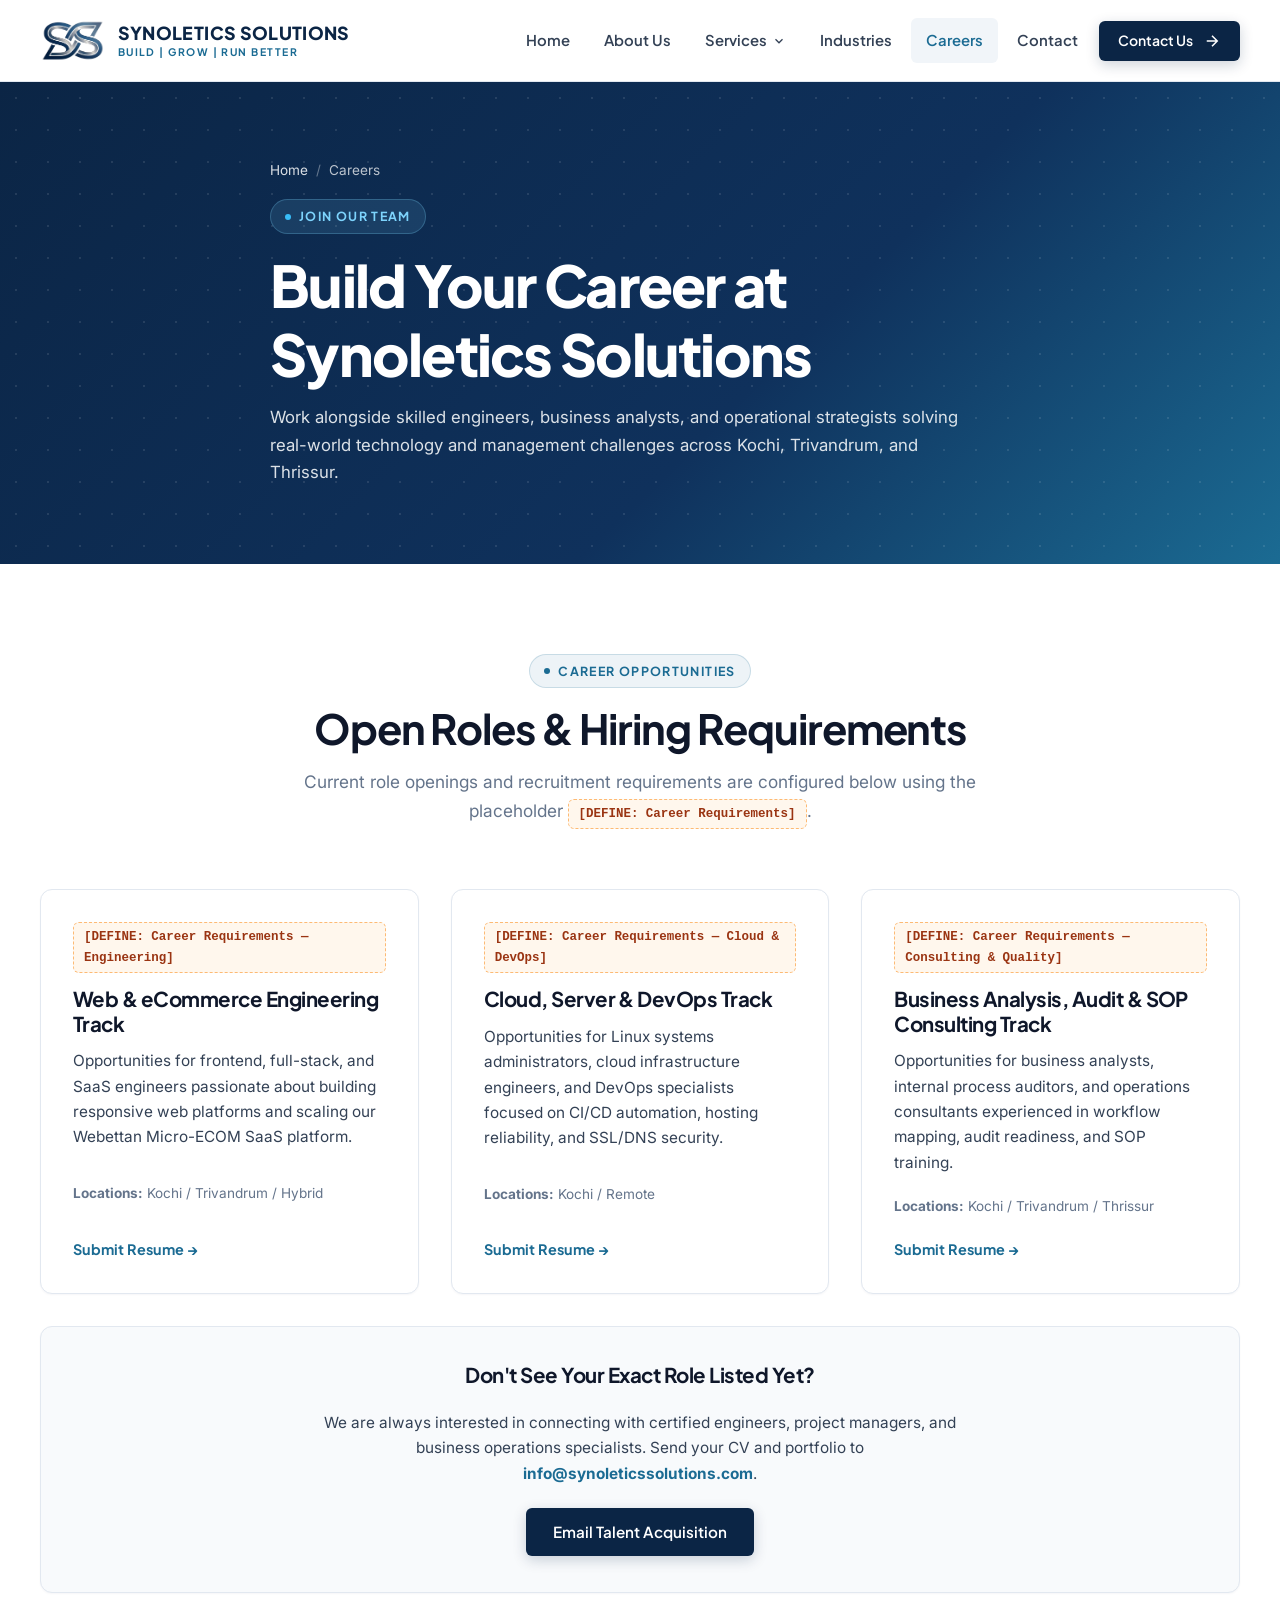
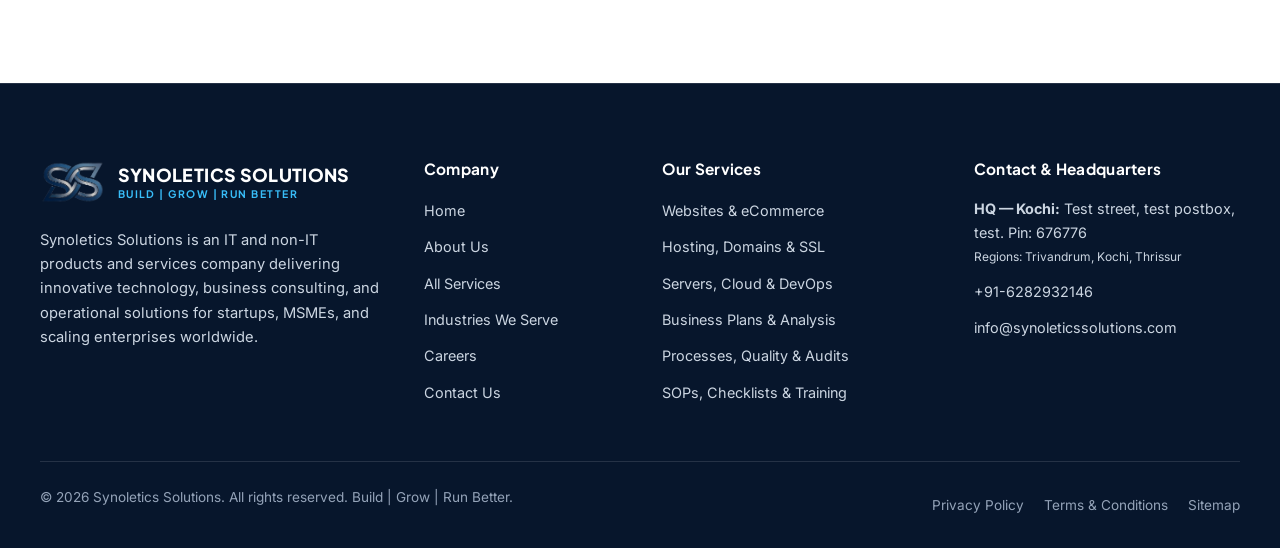
<file: careers.html>
<!DOCTYPE html>
<html lang="en">
<head>
  <meta charset="UTF-8" />
  <meta name="viewport" content="width=device-width, initial-scale=1.0" />
  <title>Careers | Join Synoletics Solutions — Kochi, Trivandrum &amp; Thrissur</title>
  <meta name="description" content="Explore career opportunities at Synoletics Solutions across Web Engineering, Cloud DevOps, Business Analysis, Quality Auditing, and Project Management." />
  <meta name="keywords" content="Careers Synoletics Solutions, IT Jobs Kochi, Business Consultant Jobs Kerala, Web Developer Careers, Project Management Jobs" />
  <meta name="robots" content="index, follow" />
  <link rel="canonical" href="https://synoleticssolutions.com/careers.html" />

  <meta property="og:type" content="website" />
  <meta property="og:site_name" content="Synoletics Solutions" />
  <meta property="og:title" content="Careers at Synoletics Solutions | Build | Grow | Run Better" />
  <meta property="og:description" content="Join our team of certified engineers, business consultants, and operational strategists in Kochi, Trivandrum, and Thrissur." />
  <meta property="og:url" content="https://synoleticssolutions.com/careers.html" />
  <meta property="og:image" content="https://synoleticssolutions.com/logo/logo.png" />

  <link rel="icon" type="image/png" href="logo/favicon.png" />
  <link rel="apple-touch-icon" href="logo/logo-mark.png" />

  <link rel="preconnect" href="https://fonts.googleapis.com" />
  <link rel="preconnect" href="https://fonts.gstatic.com" crossorigin />
  <link href="https://fonts.googleapis.com/css2?family=Inter:wght@400;500;600;700&amp;family=Plus+Jakarta+Sans:wght@600;700;800&amp;display=swap" rel="stylesheet" />
  <link rel="stylesheet" href="assets/css/styles.css" />
</head>
<body>
  <a href="#main-content" class="skip-link">Skip to main content</a>

  <header class="site-header" role="banner">
    <div class="container header-inner">
      <a href="index.html" class="brand-logo" aria-label="Synoletics Solutions Home">
        <img src="logo/logo-mark.png" alt="Synoletics Solutions Logo" width="60" height="41" />
        <div class="brand-text">
          <span class="brand-name">Synoletics Solutions</span>
          <span class="brand-tagline">Build | Grow | Run Better</span>
        </div>
      </a>

      <button class="mobile-menu-toggle" type="button" aria-label="Toggle navigation menu" aria-expanded="false" aria-controls="primary-navigation">
        <svg viewBox="0 0 24 24" fill="none" stroke="currentColor" stroke-width="2" stroke-linecap="round"><path d="M4 7h16M4 12h16M4 17h16" /></svg>
      </button>

      <nav id="primary-navigation" class="main-nav" aria-label="Primary Navigation">
        <ul class="nav-list">
          <li class="nav-item"><a href="index.html" class="nav-link">Home</a></li>
          <li class="nav-item"><a href="about.html" class="nav-link">About Us</a></li>
          <li class="nav-item has-dropdown">
            <a href="services.html" class="nav-link dropdown-trigger" aria-haspopup="true" aria-expanded="false">
              Services
              <svg class="nav-caret" viewBox="0 0 24 24" fill="none" stroke="currentColor" stroke-width="2.2"><polyline points="6 9 12 15 18 9"></polyline></svg>
            </a>
            <div class="dropdown-menu" role="region" aria-label="Services Submenu">
              <div class="dropdown-header">
                <span>IT &amp; Non-IT Solutions Portfolio</span>
                <a href="services.html">View All 6 Services &rarr;</a>
              </div>
              <div class="dropdown-grid">
                <a href="services/websites-and-ecommerce.html" class="dropdown-item">
                  <div class="dropdown-icon"><svg viewBox="0 0 24 24" fill="none" stroke="currentColor" stroke-width="2"><rect x="2" y="3" width="20" height="14" rx="2"/><path d="M8 21h8M12 17v4"/></svg></div>
                  <div><span class="dropdown-item-title">Websites &amp; eCommerce</span><span class="dropdown-item-desc">Custom web platforms, online stores &amp; Webettan SaaS</span></div>
                </a>
                <a href="services/hosting-domains-and-ssl.html" class="dropdown-item">
                  <div class="dropdown-icon"><svg viewBox="0 0 24 24" fill="none" stroke="currentColor" stroke-width="2"><path d="M12 22s8-4 8-10V5l-8-3-8 3v7c0 6 8 10 8 10z"/></svg></div>
                  <div><span class="dropdown-item-title">Hosting, Domains &amp; SSL</span><span class="dropdown-item-desc">Managed web hosting, DNS governance &amp; SSL security</span></div>
                </a>
                <a href="services/servers-cloud-and-devops.html" class="dropdown-item">
                  <div class="dropdown-icon"><svg viewBox="0 0 24 24" fill="none" stroke="currentColor" stroke-width="2"><path d="M17.5 19H9a7 7 0 1 1 6.71-9h1.79a4.5 4.5 0 1 1 0 9Z"/></svg></div>
                  <div><span class="dropdown-item-title">Servers, Cloud &amp; DevOps</span><span class="dropdown-item-desc">Cloud architecture, CI/CD pipelines &amp; server reliability</span></div>
                </a>
                <a href="services/business-plans-and-analysis.html" class="dropdown-item">
                  <div class="dropdown-icon"><svg viewBox="0 0 24 24" fill="none" stroke="currentColor" stroke-width="2"><path d="M3 3v18h18"/><path d="m19 9-5 5-4-4-3 3"/></svg></div>
                  <div><span class="dropdown-item-title">Business Plans &amp; Analysis</span><span class="dropdown-item-desc">Strategic roadmaps, operations review &amp; workflow mapping</span></div>
                </a>
                <a href="services/processes-quality-and-audit-readiness.html" class="dropdown-item">
                  <div class="dropdown-icon"><svg viewBox="0 0 24 24" fill="none" stroke="currentColor" stroke-width="2"><path d="M9 11l3 3L22 4"/><path d="M21 12v7a2 2 0 0 1-2 2H5a2 2 0 0 1-2-2V5a2 2 0 0 1 2-2h11"/></svg></div>
                  <div><span class="dropdown-item-title">Processes, Quality &amp; Audit Readiness</span><span class="dropdown-item-desc">Quality management, internal audits &amp; process streamlining</span></div>
                </a>
                <a href="services/sops-checklists-and-training.html" class="dropdown-item">
                  <div class="dropdown-icon"><svg viewBox="0 0 24 24" fill="none" stroke="currentColor" stroke-width="2"><path d="M14 2H6a2 2 0 0 0-2 2v16a2 2 0 0 0 2 2h12a2 2 0 0 0 2-2V8z"/><polyline points="14 2 14 8 20 8"/><line x1="16" y1="13" x2="8" y2="13"/><line x1="16" y1="17" x2="8" y2="17"/></svg></div>
                  <div><span class="dropdown-item-title">SOPs, Checklists &amp; Training</span><span class="dropdown-item-desc">Standard operating procedures &amp; workforce enablement</span></div>
                </a>
              </div>
            </div>
          </li>
          <li class="nav-item"><a href="industries.html" class="nav-link">Industries</a></li>
          <li class="nav-item"><a href="careers.html" class="nav-link active">Careers</a></li>
          <li class="nav-item"><a href="contact.html" class="nav-link">Contact</a></li>
        </ul>
        <div class="header-actions">
          <a href="contact.html" class="btn btn-primary btn-sm">
            Contact Us
            <svg viewBox="0 0 24 24" fill="none" stroke="currentColor" stroke-width="2"><path d="M5 12h14M12 5l7 7-7 7"/></svg>
          </a>
        </div>
      </nav>
    </div>
  </header>

  <main id="main-content">
    <section class="page-hero" aria-labelledby="page-title">
      <div class="container page-hero-inner">
        <nav class="breadcrumb" aria-label="Breadcrumb">
          <a href="index.html">Home</a>
          <span class="breadcrumb-sep">/</span>
          <span aria-current="page">Careers</span>
        </nav>
        <span class="eyebrow eyebrow-light">Join Our Team</span>
        <h1 id="page-title">Build Your Career at Synoletics Solutions</h1>
        <p>
          Work alongside skilled engineers, business analysts, and operational strategists solving real-world technology and management challenges across Kochi, Trivandrum, and Thrissur.
        </p>
      </div>
    </section>

    <section class="section" aria-labelledby="openings-heading">
      <div class="container">
        <div class="section-header center reveal">
          <span class="eyebrow">Career Opportunities</span>
          <h2 id="openings-heading">Open Roles &amp; Hiring Requirements</h2>
          <p>
            Current role openings and recruitment requirements are configured below using the placeholder <span class="define-badge">[DEFINE: Career Requirements]</span>.
          </p>
        </div>

        <div class="grid grid-3">
          <article class="card reveal">
            <span class="define-badge" style="margin-bottom: 14px;">[DEFINE: Career Requirements — Engineering]</span>
            <h3>Web &amp; eCommerce Engineering Track</h3>
            <p>
              Opportunities for frontend, full-stack, and SaaS engineers passionate about building responsive web platforms and scaling our Webettan Micro-ECOM SaaS platform.
            </p>
            <p style="font-size: 0.85rem; color: var(--text-muted);">
              <strong>Locations:</strong> Kochi / Trivandrum / Hybrid
            </p>
            <a href="mailto:info@synoleticssolutions.com?subject=Career%20Application%20-%20Web%20Engineering" class="card-link">Submit Resume &rarr;</a>
          </article>

          <article class="card reveal">
            <span class="define-badge" style="margin-bottom: 14px;">[DEFINE: Career Requirements — Cloud &amp; DevOps]</span>
            <h3>Cloud, Server &amp; DevOps Track</h3>
            <p>
              Opportunities for Linux systems administrators, cloud infrastructure engineers, and DevOps specialists focused on CI/CD automation, hosting reliability, and SSL/DNS security.
            </p>
            <p style="font-size: 0.85rem; color: var(--text-muted);">
              <strong>Locations:</strong> Kochi / Remote
            </p>
            <a href="mailto:info@synoleticssolutions.com?subject=Career%20Application%20-%20Cloud%20DevOps" class="card-link">Submit Resume &rarr;</a>
          </article>

          <article class="card reveal">
            <span class="define-badge" style="margin-bottom: 14px;">[DEFINE: Career Requirements — Consulting &amp; Quality]</span>
            <h3>Business Analysis, Audit &amp; SOP Consulting Track</h3>
            <p>
              Opportunities for business analysts, internal process auditors, and operations consultants experienced in workflow mapping, audit readiness, and SOP training.
            </p>
            <p style="font-size: 0.85rem; color: var(--text-muted);">
              <strong>Locations:</strong> Kochi / Trivandrum / Thrissur
            </p>
            <a href="mailto:info@synoleticssolutions.com?subject=Career%20Application%20-%20Business%20Consulting" class="card-link">Submit Resume &rarr;</a>
          </article>
        </div>

        <!-- Talent Pool Empty State / General Application -->
        <div class="card reveal" style="margin-top: 32px; background: var(--bg-surface); text-align: center; padding: 36px;">
          <h3>Don't See Your Exact Role Listed Yet?</h3>
          <p style="max-width: 640px; margin: 10px auto 22px;">
            We are always interested in connecting with certified engineers, project managers, and business operations specialists. Send your CV and portfolio to <a href="mailto:info@synoleticssolutions.com"><strong>info@synoleticssolutions.com</strong></a>.
          </p>
          <div>
            <a href="mailto:info@synoleticssolutions.com?subject=General%20Career%20Inquiry%20-%20Synoletics%20Solutions" class="btn btn-primary">
              Email Talent Acquisition
            </a>
          </div>
        </div>
      </div>
    </section>
  </main>

  <footer class="site-footer" role="contentinfo">
    <div class="container">
      <div class="footer-grid">
        <div class="footer-brand">
          <a href="index.html" class="brand-logo" aria-label="Synoletics Solutions Home">
            <img src="logo/logo-mark.png" alt="Synoletics Solutions Logo" width="54" height="36" loading="lazy" />
            <div class="brand-text">
              <span class="brand-name">Synoletics Solutions</span>
              <span class="brand-tagline">Build | Grow | Run Better</span>
            </div>
          </a>
          <p class="footer-desc">
            Synoletics Solutions is an IT and non-IT products and services company delivering innovative technology, business consulting, and operational solutions for startups, MSMEs, and scaling enterprises worldwide.
          </p>
        </div>

        <div class="footer-col">
          <h4>Company</h4>
          <ul class="footer-links">
            <li><a href="index.html">Home</a></li>
            <li><a href="about.html">About Us</a></li>
            <li><a href="services.html">All Services</a></li>
            <li><a href="industries.html">Industries We Serve</a></li>
            <li><a href="careers.html">Careers</a></li>
            <li><a href="contact.html">Contact Us</a></li>
          </ul>
        </div>

        <div class="footer-col">
          <h4>Our Services</h4>
          <ul class="footer-links">
            <li><a href="services/websites-and-ecommerce.html">Websites &amp; eCommerce</a></li>
            <li><a href="services/hosting-domains-and-ssl.html">Hosting, Domains &amp; SSL</a></li>
            <li><a href="services/servers-cloud-and-devops.html">Servers, Cloud &amp; DevOps</a></li>
            <li><a href="services/business-plans-and-analysis.html">Business Plans &amp; Analysis</a></li>
            <li><a href="services/processes-quality-and-audit-readiness.html">Processes, Quality &amp; Audits</a></li>
            <li><a href="services/sops-checklists-and-training.html">SOPs, Checklists &amp; Training</a></li>
          </ul>
        </div>

        <div class="footer-col">
          <h4>Contact &amp; Headquarters</h4>
          <ul class="footer-contact-list">
            <li><span><strong>HQ — Kochi:</strong> Test street, test postbox, test. Pin: 676776<br/><small>Regions: Trivandrum, Kochi, Thrissur</small></span></li>
            <li><a href="tel:+916282932146">+91-6282932146</a></li>
            <li><a href="mailto:info@synoleticssolutions.com">info@synoleticssolutions.com</a></li>
          </ul>
        </div>
      </div>

      <div class="footer-bottom">
        <p>&copy; 2026 Synoletics Solutions. All rights reserved. Build | Grow | Run Better.</p>
        <div class="footer-legal-links">
          <a href="privacy-policy.html">Privacy Policy</a>
          <a href="terms-and-conditions.html">Terms &amp; Conditions</a>
          <a href="sitemap.xml">Sitemap</a>
        </div>
      </div>
    </div>
  </footer>

  <script src="assets/js/config.js" defer></script>
  <script src="assets/js/main.js" defer></script>
</body>
</html>
</file>
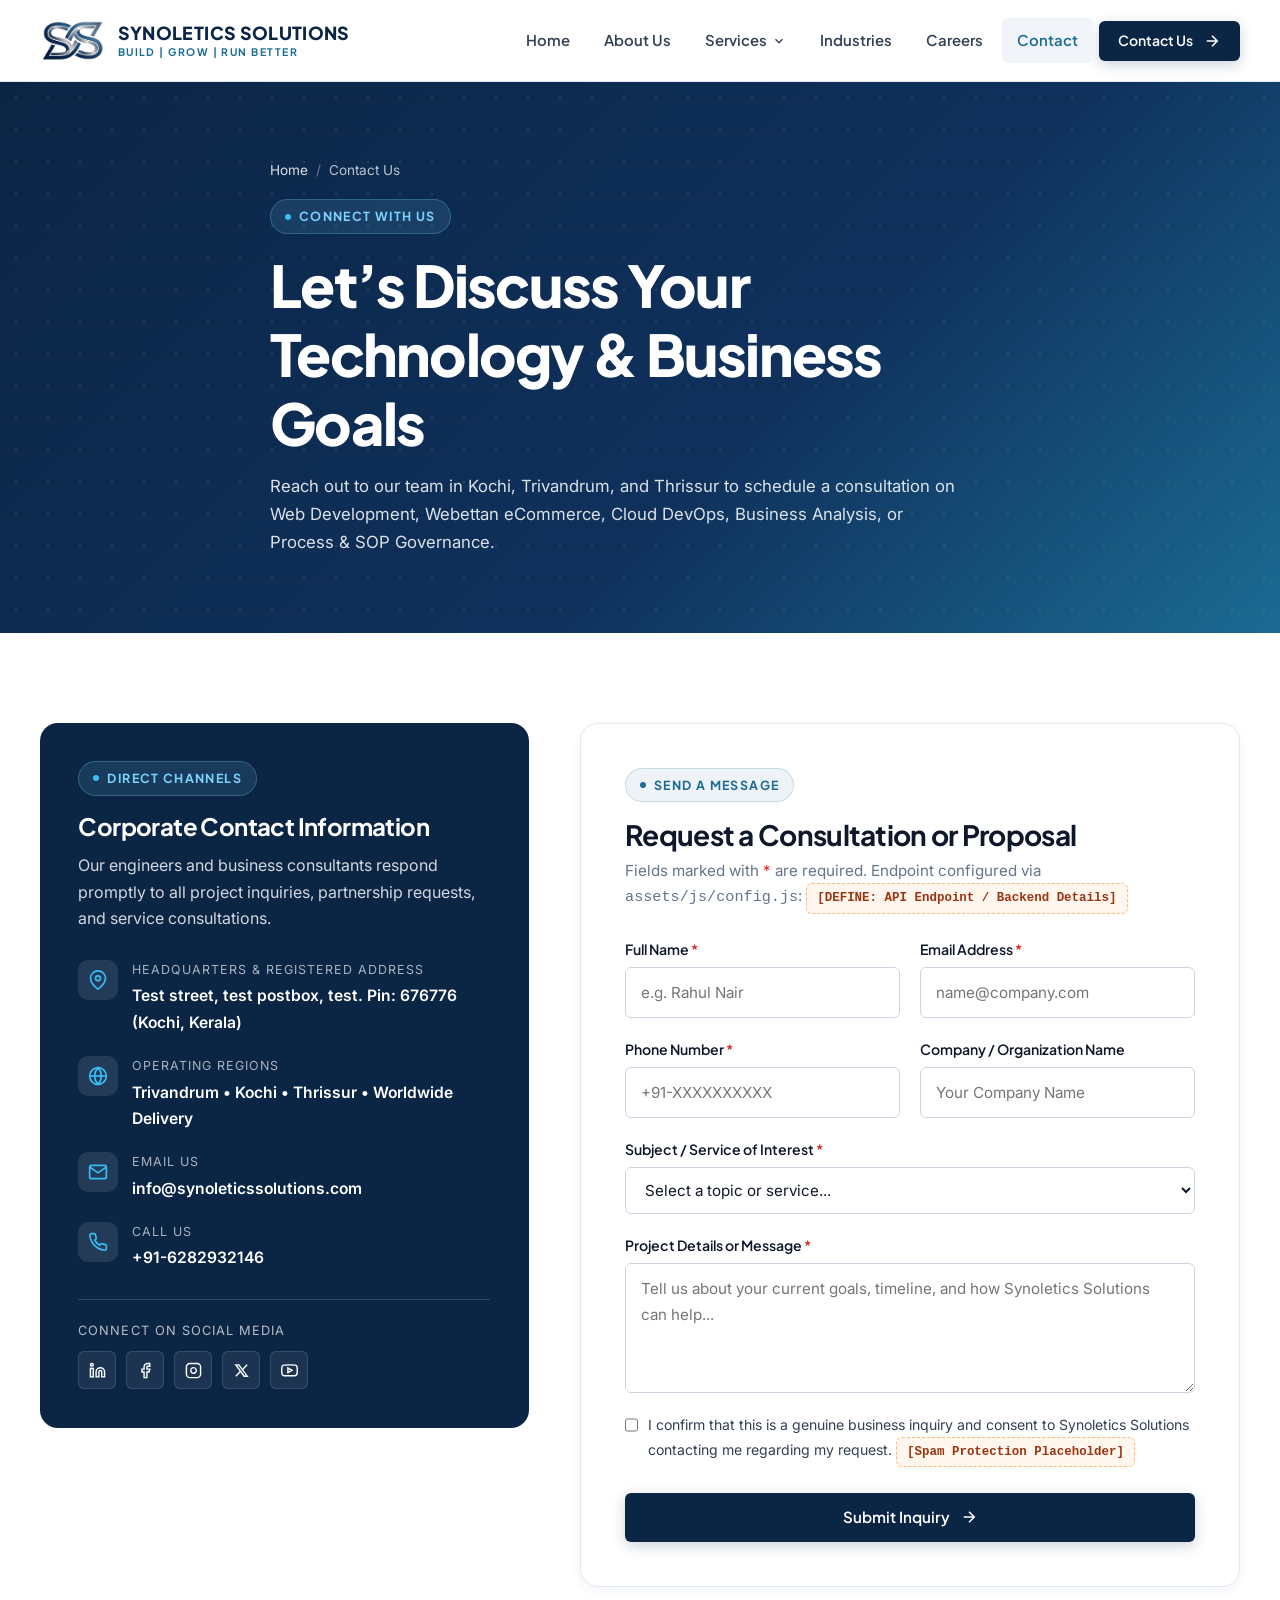
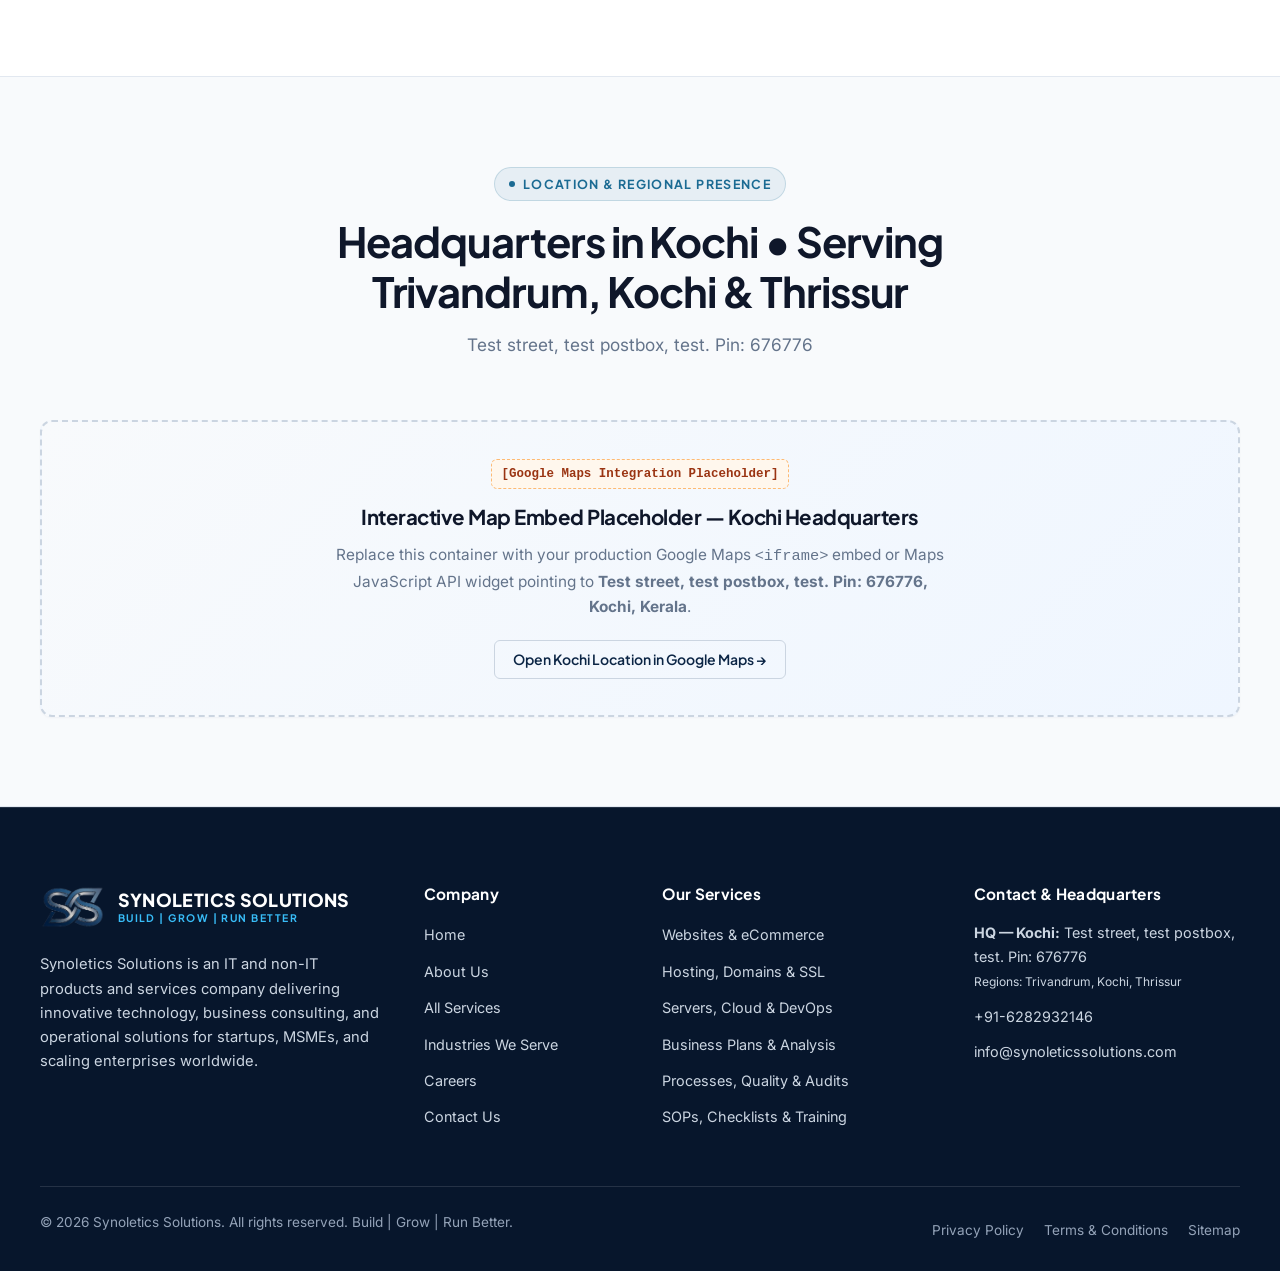
<file: contact.html>
<!DOCTYPE html>
<html lang="en">
<head>
  <meta charset="UTF-8" />
  <meta name="viewport" content="width=device-width, initial-scale=1.0" />
  <title>Contact Us | Synoletics Solutions — Kochi, Trivandrum &amp; Thrissur</title>
  <meta name="description" content="Contact Synoletics Solutions in Kochi (+91-6282932146 | info@synoleticssolutions.com). Request a consultation for Web Development, eCommerce, Cloud DevOps, Business Plans, or SOP Consulting." />
  <meta name="keywords" content="Contact Synoletics Solutions, IT Solutions Company Kochi, Business Consulting Services Kerala, Web Development Inquiry, Webettan eCommerce Contact" />
  <meta name="robots" content="index, follow" />
  <link rel="canonical" href="https://synoleticssolutions.com/contact.html" />

  <meta property="og:type" content="website" />
  <meta property="og:site_name" content="Synoletics Solutions" />
  <meta property="og:title" content="Contact Synoletics Solutions | Build | Grow | Run Better" />
  <meta property="og:description" content="Get in touch with our team in Kochi, Trivandrum, and Thrissur for IT engineering and business operations consulting." />
  <meta property="og:url" content="https://synoleticssolutions.com/contact.html" />
  <meta property="og:image" content="https://synoleticssolutions.com/logo/logo.png" />

  <meta name="twitter:card" content="summary_large_image" />
  <meta name="twitter:title" content="Contact Synoletics Solutions | Build | Grow | Run Better" />
  <meta name="twitter:description" content="Reach us at info@synoleticssolutions.com or +91-6282932146." />
  <meta name="twitter:image" content="https://synoleticssolutions.com/logo/logo.png" />

  <link rel="icon" type="image/png" href="logo/favicon.png" />
  <link rel="apple-touch-icon" href="logo/logo-mark.png" />

  <link rel="preconnect" href="https://fonts.googleapis.com" />
  <link rel="preconnect" href="https://fonts.gstatic.com" crossorigin />
  <link href="https://fonts.googleapis.com/css2?family=Inter:wght@400;500;600;700&amp;family=Plus+Jakarta+Sans:wght@600;700;800&amp;display=swap" rel="stylesheet" />
  <link rel="stylesheet" href="assets/css/styles.css" />

  <script type="application/ld+json">
  {
    "@context": "https://schema.org",
    "@type": "ContactPage",
    "name": "Contact Synoletics Solutions",
    "url": "https://synoleticssolutions.com/contact.html",
    "mainEntity": {
      "@type": "Organization",
      "name": "Synoletics Solutions",
      "email": "info@synoleticssolutions.com",
      "telephone": "+91-6282932146",
      "address": {
        "@type": "PostalAddress",
        "streetAddress": "Test street, test postbox, test",
        "addressLocality": "Kochi",
        "addressRegion": "Kerala",
        "postalCode": "676776",
        "addressCountry": "IN"
      }
    }
  }
  </script>
</head>
<body>
  <a href="#main-content" class="skip-link">Skip to main content</a>

  <header class="site-header" role="banner">
    <div class="container header-inner">
      <a href="index.html" class="brand-logo" aria-label="Synoletics Solutions Home">
        <img src="logo/logo-mark.png" alt="Synoletics Solutions Logo" width="60" height="41" />
        <div class="brand-text">
          <span class="brand-name">Synoletics Solutions</span>
          <span class="brand-tagline">Build | Grow | Run Better</span>
        </div>
      </a>

      <button class="mobile-menu-toggle" type="button" aria-label="Toggle navigation menu" aria-expanded="false" aria-controls="primary-navigation">
        <svg viewBox="0 0 24 24" fill="none" stroke="currentColor" stroke-width="2" stroke-linecap="round"><path d="M4 7h16M4 12h16M4 17h16" /></svg>
      </button>

      <nav id="primary-navigation" class="main-nav" aria-label="Primary Navigation">
        <ul class="nav-list">
          <li class="nav-item"><a href="index.html" class="nav-link">Home</a></li>
          <li class="nav-item"><a href="about.html" class="nav-link">About Us</a></li>
          <li class="nav-item has-dropdown">
            <a href="services.html" class="nav-link dropdown-trigger" aria-haspopup="true" aria-expanded="false">
              Services
              <svg class="nav-caret" viewBox="0 0 24 24" fill="none" stroke="currentColor" stroke-width="2.2"><polyline points="6 9 12 15 18 9"></polyline></svg>
            </a>
            <div class="dropdown-menu" role="region" aria-label="Services Submenu">
              <div class="dropdown-header">
                <span>IT &amp; Non-IT Solutions Portfolio</span>
                <a href="services.html">View All 6 Services &rarr;</a>
              </div>
              <div class="dropdown-grid">
                <a href="services/websites-and-ecommerce.html" class="dropdown-item">
                  <div class="dropdown-icon"><svg viewBox="0 0 24 24" fill="none" stroke="currentColor" stroke-width="2"><rect x="2" y="3" width="20" height="14" rx="2"/><path d="M8 21h8M12 17v4"/></svg></div>
                  <div><span class="dropdown-item-title">Websites &amp; eCommerce</span><span class="dropdown-item-desc">Custom web platforms, online stores &amp; Webettan SaaS</span></div>
                </a>
                <a href="services/hosting-domains-and-ssl.html" class="dropdown-item">
                  <div class="dropdown-icon"><svg viewBox="0 0 24 24" fill="none" stroke="currentColor" stroke-width="2"><path d="M12 22s8-4 8-10V5l-8-3-8 3v7c0 6 8 10 8 10z"/></svg></div>
                  <div><span class="dropdown-item-title">Hosting, Domains &amp; SSL</span><span class="dropdown-item-desc">Managed web hosting, DNS governance &amp; SSL security</span></div>
                </a>
                <a href="services/servers-cloud-and-devops.html" class="dropdown-item">
                  <div class="dropdown-icon"><svg viewBox="0 0 24 24" fill="none" stroke="currentColor" stroke-width="2"><path d="M17.5 19H9a7 7 0 1 1 6.71-9h1.79a4.5 4.5 0 1 1 0 9Z"/></svg></div>
                  <div><span class="dropdown-item-title">Servers, Cloud &amp; DevOps</span><span class="dropdown-item-desc">Cloud architecture, CI/CD pipelines &amp; server reliability</span></div>
                </a>
                <a href="services/business-plans-and-analysis.html" class="dropdown-item">
                  <div class="dropdown-icon"><svg viewBox="0 0 24 24" fill="none" stroke="currentColor" stroke-width="2"><path d="M3 3v18h18"/><path d="m19 9-5 5-4-4-3 3"/></svg></div>
                  <div><span class="dropdown-item-title">Business Plans &amp; Analysis</span><span class="dropdown-item-desc">Strategic roadmaps, operations review &amp; workflow mapping</span></div>
                </a>
                <a href="services/processes-quality-and-audit-readiness.html" class="dropdown-item">
                  <div class="dropdown-icon"><svg viewBox="0 0 24 24" fill="none" stroke="currentColor" stroke-width="2"><path d="M9 11l3 3L22 4"/><path d="M21 12v7a2 2 0 0 1-2 2H5a2 2 0 0 1-2-2V5a2 2 0 0 1 2-2h11"/></svg></div>
                  <div><span class="dropdown-item-title">Processes, Quality &amp; Audit Readiness</span><span class="dropdown-item-desc">Quality management, internal audits &amp; process streamlining</span></div>
                </a>
                <a href="services/sops-checklists-and-training.html" class="dropdown-item">
                  <div class="dropdown-icon"><svg viewBox="0 0 24 24" fill="none" stroke="currentColor" stroke-width="2"><path d="M14 2H6a2 2 0 0 0-2 2v16a2 2 0 0 0 2 2h12a2 2 0 0 0 2-2V8z"/><polyline points="14 2 14 8 20 8"/><line x1="16" y1="13" x2="8" y2="13"/><line x1="16" y1="17" x2="8" y2="17"/></svg></div>
                  <div><span class="dropdown-item-title">SOPs, Checklists &amp; Training</span><span class="dropdown-item-desc">Standard operating procedures &amp; workforce enablement</span></div>
                </a>
              </div>
            </div>
          </li>
          <li class="nav-item"><a href="industries.html" class="nav-link">Industries</a></li>
          <li class="nav-item"><a href="careers.html" class="nav-link">Careers</a></li>
          <li class="nav-item"><a href="contact.html" class="nav-link active">Contact</a></li>
        </ul>
        <div class="header-actions">
          <a href="contact.html" class="btn btn-primary btn-sm">
            Contact Us
            <svg viewBox="0 0 24 24" fill="none" stroke="currentColor" stroke-width="2"><path d="M5 12h14M12 5l7 7-7 7"/></svg>
          </a>
        </div>
      </nav>
    </div>
  </header>

  <main id="main-content">
    <section class="page-hero" aria-labelledby="page-title">
      <div class="container page-hero-inner">
        <nav class="breadcrumb" aria-label="Breadcrumb">
          <a href="index.html">Home</a>
          <span class="breadcrumb-sep">/</span>
          <span aria-current="page">Contact Us</span>
        </nav>
        <span class="eyebrow eyebrow-light">Connect With Us</span>
        <h1 id="page-title">Let’s Discuss Your Technology &amp; Business Goals</h1>
        <p>
          Reach out to our team in Kochi, Trivandrum, and Thrissur to schedule a consultation on Web Development, Webettan eCommerce, Cloud DevOps, Business Analysis, or Process &amp; SOP Governance.
        </p>
      </div>
    </section>

    <section class="section" aria-labelledby="contact-form-heading">
      <div class="container contact-wrapper">
        <!-- LEFT PANEL: CORPORATE CONTACT DETAILS -->
        <aside class="contact-info-panel reveal" aria-label="Corporate Contact Information">
          <span class="eyebrow eyebrow-light">Direct Channels</span>
          <h3>Corporate Contact Information</h3>
          <p>
            Our engineers and business consultants respond promptly to all project inquiries, partnership requests, and service consultations.
          </p>

          <div class="contact-detail-list">
            <div class="contact-detail-item">
              <div class="contact-detail-icon">
                <svg viewBox="0 0 24 24" fill="none" stroke="currentColor" stroke-width="2"><path d="M21 10c0 7-9 13-9 13s-9-6-9-13a9 9 0 0 1 18 0z"/><circle cx="12" cy="10" r="3"/></svg>
              </div>
              <div class="contact-detail-text">
                <span>Headquarters &amp; Registered Address</span>
                <strong>Test street, test postbox, test. Pin: 676776 (Kochi, Kerala)</strong>
              </div>
            </div>

            <div class="contact-detail-item">
              <div class="contact-detail-icon">
                <svg viewBox="0 0 24 24" fill="none" stroke="currentColor" stroke-width="2"><circle cx="12" cy="12" r="10"/><line x1="2" y1="12" x2="22" y2="12"/><path d="M12 2a15.3 15.3 0 0 1 4 10 15.3 15.3 0 0 1-4 10 15.3 15.3 0 0 1-4-10 15.3 15.3 0 0 1 4-10z"/></svg>
              </div>
              <div class="contact-detail-text">
                <span>Operating Regions</span>
                <strong>Trivandrum &bull; Kochi &bull; Thrissur &bull; Worldwide Delivery</strong>
              </div>
            </div>

            <div class="contact-detail-item">
              <div class="contact-detail-icon">
                <svg viewBox="0 0 24 24" fill="none" stroke="currentColor" stroke-width="2"><path d="M4 4h16c1.1 0 2 .9 2 2v12c0 1.1-.9 2-2 2H4c-1.1 0-2-.9-2-2V6c0-1.1.9-2 2-2z"/><polyline points="22,6 12,13 2,6"/></svg>
              </div>
              <div class="contact-detail-text">
                <span>Email Us</span>
                <a href="mailto:info@synoleticssolutions.com">info@synoleticssolutions.com</a>
              </div>
            </div>

            <div class="contact-detail-item">
              <div class="contact-detail-icon">
                <svg viewBox="0 0 24 24" fill="none" stroke="currentColor" stroke-width="2"><path d="M22 16.92v3a2 2 0 0 1-2.18 2 19.79 19.79 0 0 1-8.63-3.07 19.5 19.5 0 0 1-6-6 19.79 19.79 0 0 1-3.07-8.67A2 2 0 0 1 4.11 2h3a2 2 0 0 1 2 1.72 12.84 12.84 0 0 0 .7 2.81 2 2 0 0 1-.45 2.11L8.09 9.91a16 16 0 0 0 6 6l1.27-1.27a2 2 0 0 1 2.11-.45 12.84 12.84 0 0 0 2.81.7A2 2 0 0 1 22 16.92z"/></svg>
              </div>
              <div class="contact-detail-text">
                <span>Call Us</span>
                <a href="tel:+916282932146">+91-6282932146</a>
              </div>
            </div>
          </div>

          <div style="padding-top: 20px; border-top: 1px solid rgba(255,255,255,0.15);">
            <span style="font-size: 0.8rem; text-transform: uppercase; letter-spacing: 0.08em; color: rgba(255,255,255,0.7); display: block; margin-bottom: 10px;">
              Connect on Social Media
            </span>
            <div class="social-links" style="margin-top: 0;">
              <a href="https://synoleticssolutions.com/" class="social-link" target="_blank" rel="noopener noreferrer" aria-label="LinkedIn"><svg viewBox="0 0 24 24" fill="none" stroke="currentColor" stroke-width="2"><path d="M16 8a6 6 0 0 1 6 6v7h-4v-7a2 2 0 0 0-2-2 2 2 0 0 0-2 2v7h-4v-7a6 6 0 0 1 6-6z"/><rect x="2" y="9" width="4" height="12"/><circle cx="4" cy="4" r="2"/></svg></a>
              <a href="https://synoleticssolutions.com/" class="social-link" target="_blank" rel="noopener noreferrer" aria-label="Facebook"><svg viewBox="0 0 24 24" fill="none" stroke="currentColor" stroke-width="2"><path d="M18 2h-3a5 5 0 0 0-5 5v3H7v4h3v8h4v-8h3l1-4h-4V7a1 1 0 0 1 1-1h3z"/></svg></a>
              <a href="https://synoleticssolutions.com/" class="social-link" target="_blank" rel="noopener noreferrer" aria-label="Instagram"><svg viewBox="0 0 24 24" fill="none" stroke="currentColor" stroke-width="2"><rect x="2" y="2" width="20" height="20" rx="5" ry="5"/><path d="M16 11.37A4 4 0 1 1 12.63 8 4 4 0 0 1 16 11.37z"/><line x1="17.5" y1="6.5" x2="17.51" y2="6.5"/></svg></a>
              <a href="https://synoleticssolutions.com/" class="social-link" target="_blank" rel="noopener noreferrer" aria-label="X"><svg viewBox="0 0 24 24" fill="none" stroke="currentColor" stroke-width="2"><path d="M4 4l11.733 16h4.267l-11.733 -16z"/><path d="M4 20l6.768 -6.768m2.46 -2.46l6.772 -6.772"/></svg></a>
              <a href="https://synoleticssolutions.com/" class="social-link" target="_blank" rel="noopener noreferrer" aria-label="YouTube"><svg viewBox="0 0 24 24" fill="none" stroke="currentColor" stroke-width="2"><path d="M22.54 6.42a2.78 2.78 0 0 0-1.94-2C18.88 4 12 4 12 4s-6.88 0-8.6.46a2.78 2.78 0 0 0-1.94 2A29 29 0 0 0 1 11.75a29 29 0 0 0 .46 5.33A2.78 2.78 0 0 0 3.4 19c1.72.46 8.6.46 8.6.46s6.88 0 8.6-.46a2.78 2.78 0 0 0 1.94-2 29 29 0 0 0 .46-5.25 29 29 0 0 0-.46-5.33z"/><polygon points="9.75 15.02 15.5 11.75 9.75 8.48 9.75 15.02"/></svg></a>
            </div>
          </div>
        </aside>

        <!-- RIGHT PANEL: VALIDATED CONTACT FORM -->
        <div class="form-card reveal">
          <div style="margin-bottom: 24px;">
            <span class="eyebrow">Send a Message</span>
            <h2 id="contact-form-heading" style="font-size: 1.75rem;">Request a Consultation or Proposal</h2>
            <p style="color: var(--text-muted); font-size: 0.95rem; margin-top: 6px;">
              Fields marked with <span style="color: var(--color-danger);">*</span> are required. Endpoint configured via <code>assets/js/config.js</code>: <span class="define-badge">[DEFINE: API Endpoint / Backend Details]</span>
            </p>
          </div>

          <div id="form-status-message" class="form-status" role="status" aria-live="polite"></div>

          <form id="synoletics-contact-form" novalidate>
            <!-- Honeypot Spam Protection Field -->
            <div class="hp-field" aria-hidden="true">
              <label for="website_url_hp">Leave this field blank</label>
              <input type="text" id="website_url_hp" name="website_url_hp" tabindex="-1" autocomplete="off" />
            </div>

            <div class="form-grid">
              <!-- Name -->
              <div class="form-group">
                <label class="form-label" for="contact-name">Full Name <span class="required">*</span></label>
                <input type="text" id="contact-name" name="name" class="form-control" placeholder="e.g. Rahul Nair" required autocomplete="name" />
                <span class="field-error" role="alert"></span>
              </div>

              <!-- Email -->
              <div class="form-group">
                <label class="form-label" for="contact-email">Email Address <span class="required">*</span></label>
                <input type="email" id="contact-email" name="email" class="form-control" placeholder="name@company.com" required autocomplete="email" />
                <span class="field-error" role="alert"></span>
              </div>

              <!-- Phone -->
              <div class="form-group">
                <label class="form-label" for="contact-phone">Phone Number <span class="required">*</span></label>
                <input type="tel" id="contact-phone" name="phone" class="form-control" placeholder="+91-XXXXXXXXXX" required autocomplete="tel" />
                <span class="field-error" role="alert"></span>
              </div>

              <!-- Company Name -->
              <div class="form-group">
                <label class="form-label" for="contact-company">Company / Organization Name</label>
                <input type="text" id="contact-company" name="company" class="form-control" placeholder="Your Company Name" autocomplete="organization" />
                <span class="field-error" role="alert"></span>
              </div>

              <!-- Subject -->
              <div class="form-group full-width">
                <label class="form-label" for="contact-subject">Subject / Service of Interest <span class="required">*</span></label>
                <select id="contact-subject" name="subject" class="form-control" required>
                  <option value="">Select a topic or service...</option>
                  <option value="Websites and eCommerce (or Webettan SaaS)">Websites and eCommerce (or Webettan SaaS)</option>
                  <option value="Hosting, Domains and SSL">Hosting, Domains and SSL</option>
                  <option value="Servers, Cloud and DevOps">Servers, Cloud and DevOps</option>
                  <option value="Business Plans and Analysis">Business Plans and Analysis</option>
                  <option value="Processes, Quality and Audit Readiness">Processes, Quality and Audit Readiness</option>
                  <option value="SOPs, Checklists and Training">SOPs, Checklists and Training</option>
                  <option value="General Corporate Inquiry">General Corporate Inquiry</option>
                </select>
                <span class="field-error" role="alert"></span>
              </div>

              <!-- Message -->
              <div class="form-group full-width">
                <label class="form-label" for="contact-message">Project Details or Message <span class="required">*</span></label>
                <textarea id="contact-message" name="message" class="form-control" placeholder="Tell us about your current goals, timeline, and how Synoletics Solutions can help..." required></textarea>
                <span class="field-error" role="alert"></span>
              </div>

              <!-- Anti-Spam Verification Placeholder -->
              <div class="form-group full-width">
                <label style="display: flex; align-items: flex-start; gap: 10px; font-size: 0.88rem; cursor: pointer;">
                  <input type="checkbox" name="human_verify" value="1" required style="margin-top: 4px; width: 16px; height: 16px;" />
                  <span>I confirm that this is a genuine business inquiry and consent to Synoletics Solutions contacting me regarding my request. <span class="define-badge">[Spam Protection Placeholder]</span></span>
                </label>
              </div>

              <div class="form-group full-width" style="margin-top: 6px;">
                <button type="submit" class="btn btn-primary" style="width: 100%;">
                  <span>Submit Inquiry</span>
                  <svg viewBox="0 0 24 24" fill="none" stroke="currentColor" stroke-width="2"><path d="M5 12h14M12 5l7 7-7 7"/></svg>
                </button>
              </div>
            </div>
          </form>
        </div>
      </div>
    </section>

    <!-- GOOGLE MAPS INTEGRATION PLACEHOLDER -->
    <section class="section bg-surface" aria-labelledby="map-heading">
      <div class="container">
        <div class="section-header center reveal">
          <span class="eyebrow">Location &amp; Regional Presence</span>
          <h2 id="map-heading">Headquarters in Kochi &bull; Serving Trivandrum, Kochi &amp; Thrissur</h2>
          <p>Test street, test postbox, test. Pin: 676776</p>
        </div>

        <div class="card reveal" style="padding: 36px; text-align: center; background: linear-gradient(135deg, #f8fafc 0%, #eff6ff 100%); border: 2px dashed var(--border-medium);">
          <div style="max-width: 620px; margin-inline: auto;">
            <span class="define-badge" style="margin-bottom: 16px;">[Google Maps Integration Placeholder]</span>
            <h3>Interactive Map Embed Placeholder — Kochi Headquarters</h3>
            <p style="margin-top: 10px; color: var(--text-muted);">
              Replace this container with your production Google Maps <code>&lt;iframe&gt;</code> embed or Maps JavaScript API widget pointing to <strong>Test street, test postbox, test. Pin: 676776, Kochi, Kerala</strong>.
            </p>
            <div class="btn-group" style="justify-content: center; margin-top: 20px;">
              <a href="https://maps.google.com/?q=Kochi,Kerala,676776" target="_blank" rel="noopener noreferrer" class="btn btn-outline btn-sm">
                Open Kochi Location in Google Maps &rarr;
              </a>
            </div>
          </div>
        </div>
      </div>
    </section>
  </main>

  <footer class="site-footer" role="contentinfo">
    <div class="container">
      <div class="footer-grid">
        <div class="footer-brand">
          <a href="index.html" class="brand-logo" aria-label="Synoletics Solutions Home">
            <img src="logo/logo-mark.png" alt="Synoletics Solutions Logo" width="54" height="36" loading="lazy" />
            <div class="brand-text">
              <span class="brand-name">Synoletics Solutions</span>
              <span class="brand-tagline">Build | Grow | Run Better</span>
            </div>
          </a>
          <p class="footer-desc">
            Synoletics Solutions is an IT and non-IT products and services company delivering innovative technology, business consulting, and operational solutions for startups, MSMEs, and scaling enterprises worldwide.
          </p>
        </div>

        <div class="footer-col">
          <h4>Company</h4>
          <ul class="footer-links">
            <li><a href="index.html">Home</a></li>
            <li><a href="about.html">About Us</a></li>
            <li><a href="services.html">All Services</a></li>
            <li><a href="industries.html">Industries We Serve</a></li>
            <li><a href="careers.html">Careers</a></li>
            <li><a href="contact.html">Contact Us</a></li>
          </ul>
        </div>

        <div class="footer-col">
          <h4>Our Services</h4>
          <ul class="footer-links">
            <li><a href="services/websites-and-ecommerce.html">Websites &amp; eCommerce</a></li>
            <li><a href="services/hosting-domains-and-ssl.html">Hosting, Domains &amp; SSL</a></li>
            <li><a href="services/servers-cloud-and-devops.html">Servers, Cloud &amp; DevOps</a></li>
            <li><a href="services/business-plans-and-analysis.html">Business Plans &amp; Analysis</a></li>
            <li><a href="services/processes-quality-and-audit-readiness.html">Processes, Quality &amp; Audits</a></li>
            <li><a href="services/sops-checklists-and-training.html">SOPs, Checklists &amp; Training</a></li>
          </ul>
        </div>

        <div class="footer-col">
          <h4>Contact &amp; Headquarters</h4>
          <ul class="footer-contact-list">
            <li><span><strong>HQ — Kochi:</strong> Test street, test postbox, test. Pin: 676776<br/><small>Regions: Trivandrum, Kochi, Thrissur</small></span></li>
            <li><a href="tel:+916282932146">+91-6282932146</a></li>
            <li><a href="mailto:info@synoleticssolutions.com">info@synoleticssolutions.com</a></li>
          </ul>
        </div>
      </div>

      <div class="footer-bottom">
        <p>&copy; 2026 Synoletics Solutions. All rights reserved. Build | Grow | Run Better.</p>
        <div class="footer-legal-links">
          <a href="privacy-policy.html">Privacy Policy</a>
          <a href="terms-and-conditions.html">Terms &amp; Conditions</a>
          <a href="sitemap.xml">Sitemap</a>
        </div>
      </div>
    </div>
  </footer>

  <script src="assets/js/config.js" defer></script>
  <script src="assets/js/main.js" defer></script>
</body>
</html>
</file>
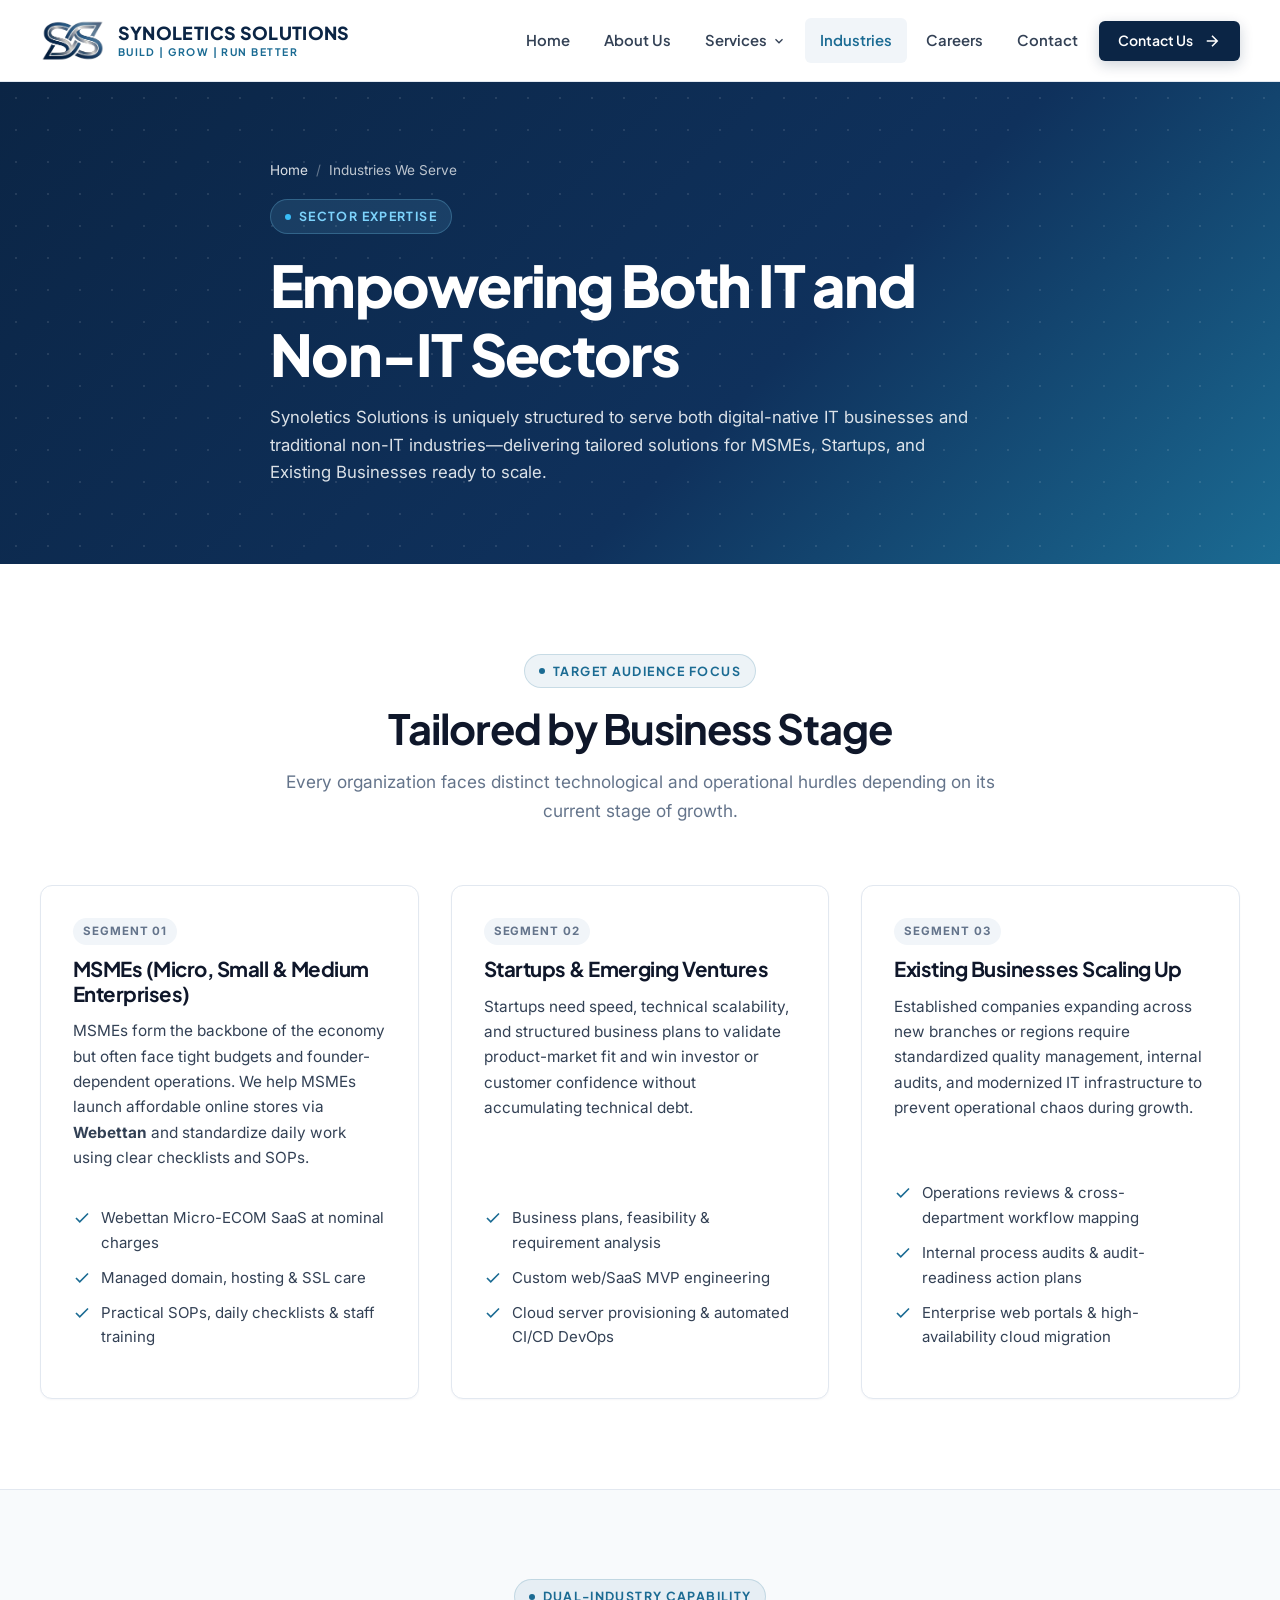
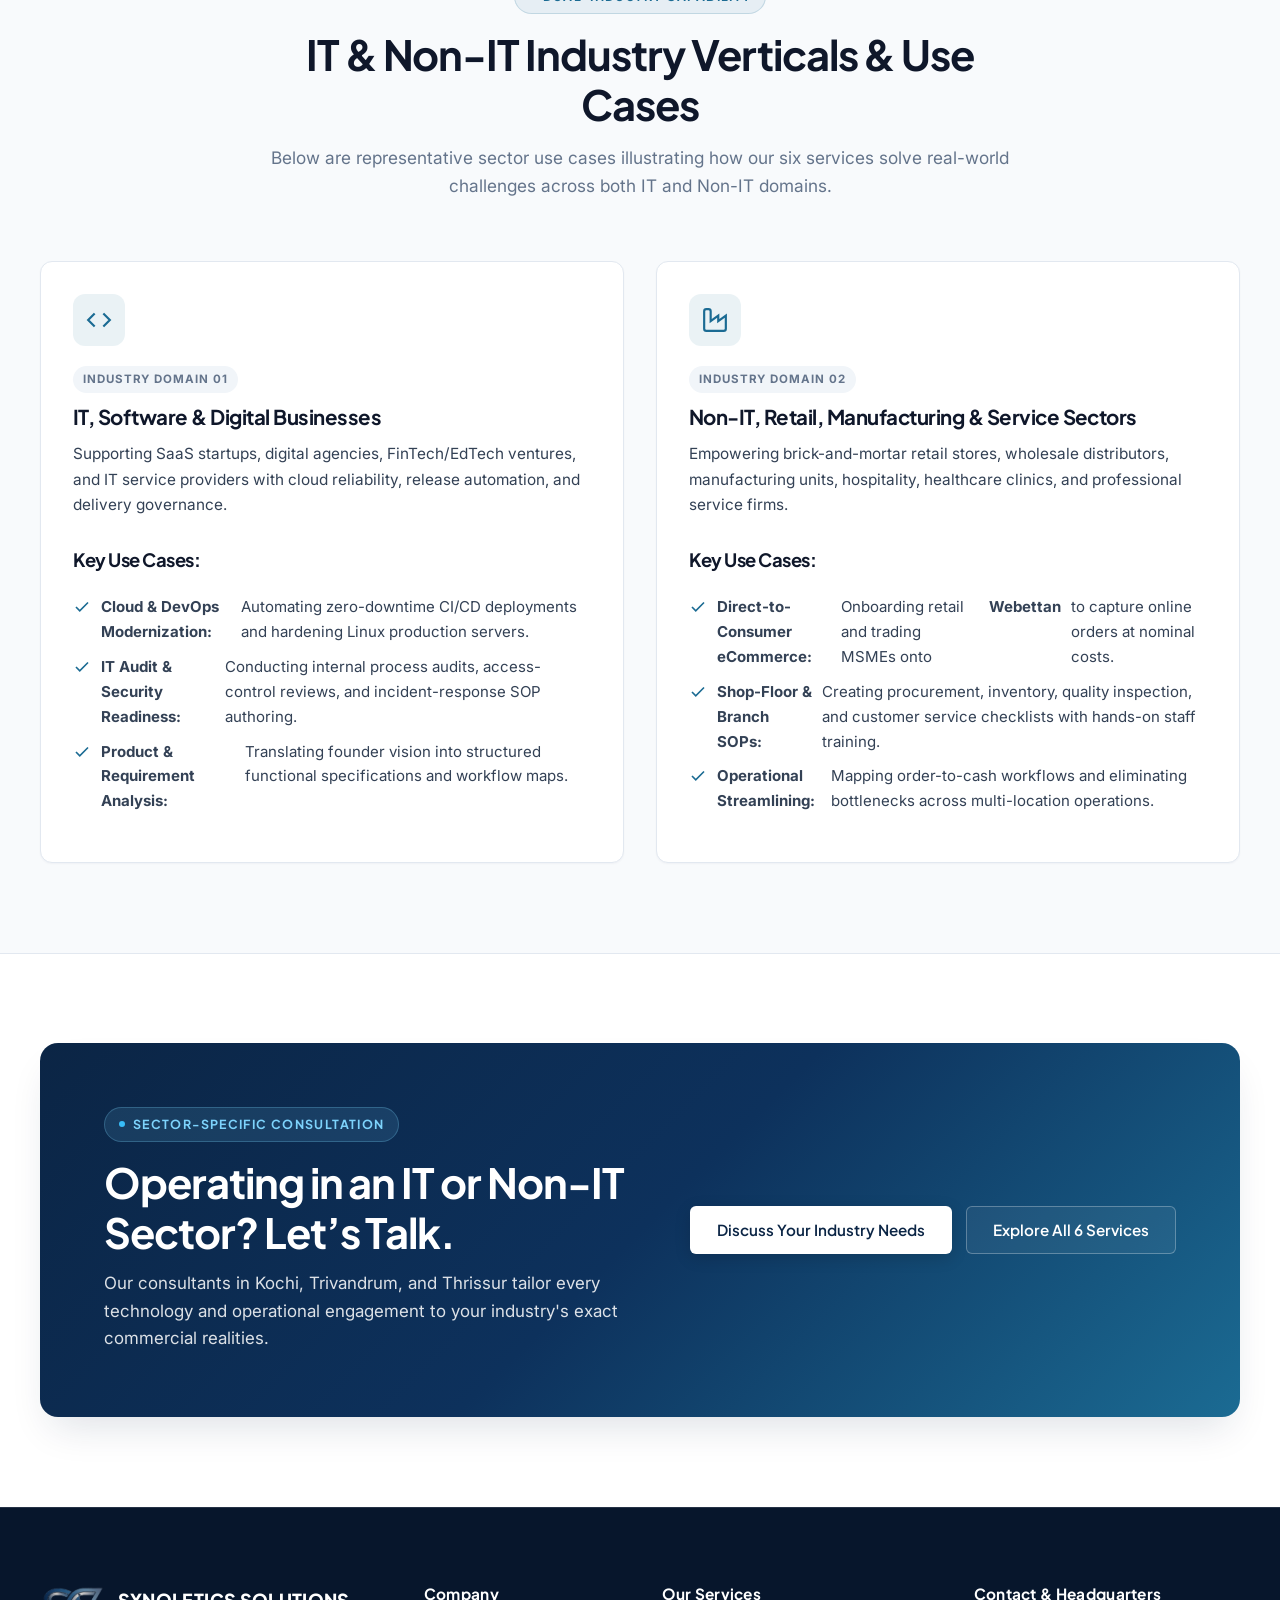
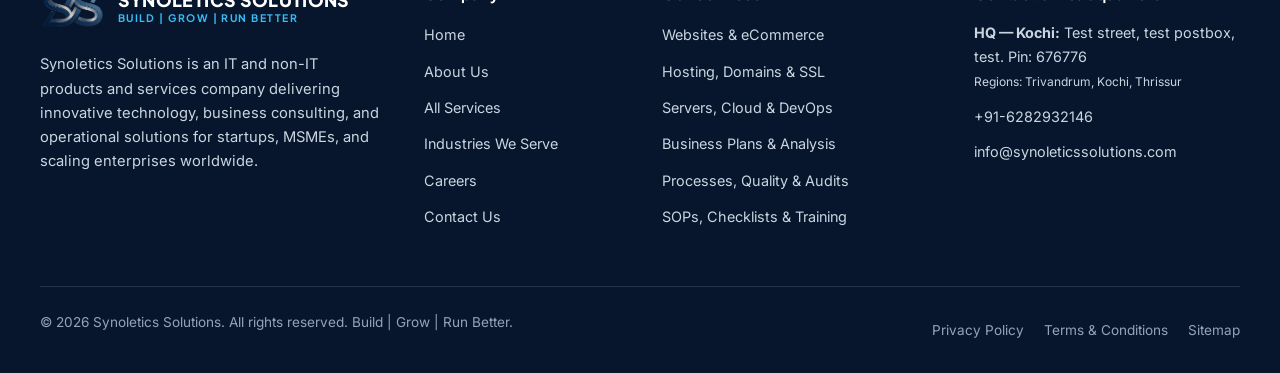
<file: industries.html>
<!DOCTYPE html>
<html lang="en">
<head>
  <meta charset="UTF-8" />
  <meta name="viewport" content="width=device-width, initial-scale=1.0" />
  <title>Industries We Serve | IT &amp; Non-IT Sector Solutions — Synoletics Solutions</title>
  <meta name="description" content="Synoletics Solutions serves both IT and Non-IT industries worldwide, empowering MSMEs, Startups, and Scaling Enterprises with web technology, cloud DevOps, and operational consulting." />
  <meta name="keywords" content="IT and Non IT Solutions, SME Business Solutions, Startup Technology Solutions, MSME Digital Transformation, Business Operations Consulting, Retail eCommerce Solutions, Manufacturing SOP Consulting, Synoletics Solutions" />
  <meta name="robots" content="index, follow" />
  <link rel="canonical" href="https://synoleticssolutions.com/industries.html" />

  <meta property="og:type" content="website" />
  <meta property="og:site_name" content="Synoletics Solutions" />
  <meta property="og:title" content="Industries We Serve — IT &amp; Non-IT Sectors | Synoletics Solutions" />
  <meta property="og:description" content="Tailored technology and operational governance solutions for MSMEs, Startups, and Scaling Enterprises across IT and Non-IT industries." />
  <meta property="og:url" content="https://synoleticssolutions.com/industries.html" />
  <meta property="og:image" content="https://synoleticssolutions.com/logo/logo.png" />

  <meta name="twitter:card" content="summary_large_image" />
  <meta name="twitter:title" content="Industries We Serve | Synoletics Solutions" />
  <meta name="twitter:description" content="Empowering IT and Non-IT businesses across Kochi, Trivandrum, Thrissur, and worldwide." />
  <meta name="twitter:image" content="https://synoleticssolutions.com/logo/logo.png" />

  <link rel="icon" type="image/png" href="logo/favicon.png" />
  <link rel="apple-touch-icon" href="logo/logo-mark.png" />

  <link rel="preconnect" href="https://fonts.googleapis.com" />
  <link rel="preconnect" href="https://fonts.gstatic.com" crossorigin />
  <link href="https://fonts.googleapis.com/css2?family=Inter:wght@400;500;600;700&amp;family=Plus+Jakarta+Sans:wght@600;700;800&amp;display=swap" rel="stylesheet" />
  <link rel="stylesheet" href="assets/css/styles.css" />
</head>
<body>
  <a href="#main-content" class="skip-link">Skip to main content</a>

  <header class="site-header" role="banner">
    <div class="container header-inner">
      <a href="index.html" class="brand-logo" aria-label="Synoletics Solutions Home">
        <img src="logo/logo-mark.png" alt="Synoletics Solutions Logo" width="60" height="41" />
        <div class="brand-text">
          <span class="brand-name">Synoletics Solutions</span>
          <span class="brand-tagline">Build | Grow | Run Better</span>
        </div>
      </a>

      <button class="mobile-menu-toggle" type="button" aria-label="Toggle navigation menu" aria-expanded="false" aria-controls="primary-navigation">
        <svg viewBox="0 0 24 24" fill="none" stroke="currentColor" stroke-width="2" stroke-linecap="round"><path d="M4 7h16M4 12h16M4 17h16" /></svg>
      </button>

      <nav id="primary-navigation" class="main-nav" aria-label="Primary Navigation">
        <ul class="nav-list">
          <li class="nav-item"><a href="index.html" class="nav-link">Home</a></li>
          <li class="nav-item"><a href="about.html" class="nav-link">About Us</a></li>
          <li class="nav-item has-dropdown">
            <a href="services.html" class="nav-link dropdown-trigger" aria-haspopup="true" aria-expanded="false">
              Services
              <svg class="nav-caret" viewBox="0 0 24 24" fill="none" stroke="currentColor" stroke-width="2.2"><polyline points="6 9 12 15 18 9"></polyline></svg>
            </a>
            <div class="dropdown-menu" role="region" aria-label="Services Submenu">
              <div class="dropdown-header">
                <span>IT &amp; Non-IT Solutions Portfolio</span>
                <a href="services.html">View All 6 Services &rarr;</a>
              </div>
              <div class="dropdown-grid">
                <a href="services/websites-and-ecommerce.html" class="dropdown-item">
                  <div class="dropdown-icon"><svg viewBox="0 0 24 24" fill="none" stroke="currentColor" stroke-width="2"><rect x="2" y="3" width="20" height="14" rx="2"/><path d="M8 21h8M12 17v4"/></svg></div>
                  <div><span class="dropdown-item-title">Websites &amp; eCommerce</span><span class="dropdown-item-desc">Custom web platforms, online stores &amp; Webettan SaaS</span></div>
                </a>
                <a href="services/hosting-domains-and-ssl.html" class="dropdown-item">
                  <div class="dropdown-icon"><svg viewBox="0 0 24 24" fill="none" stroke="currentColor" stroke-width="2"><path d="M12 22s8-4 8-10V5l-8-3-8 3v7c0 6 8 10 8 10z"/></svg></div>
                  <div><span class="dropdown-item-title">Hosting, Domains &amp; SSL</span><span class="dropdown-item-desc">Managed web hosting, DNS governance &amp; SSL security</span></div>
                </a>
                <a href="services/servers-cloud-and-devops.html" class="dropdown-item">
                  <div class="dropdown-icon"><svg viewBox="0 0 24 24" fill="none" stroke="currentColor" stroke-width="2"><path d="M17.5 19H9a7 7 0 1 1 6.71-9h1.79a4.5 4.5 0 1 1 0 9Z"/></svg></div>
                  <div><span class="dropdown-item-title">Servers, Cloud &amp; DevOps</span><span class="dropdown-item-desc">Cloud architecture, CI/CD pipelines &amp; server reliability</span></div>
                </a>
                <a href="services/business-plans-and-analysis.html" class="dropdown-item">
                  <div class="dropdown-icon"><svg viewBox="0 0 24 24" fill="none" stroke="currentColor" stroke-width="2"><path d="M3 3v18h18"/><path d="m19 9-5 5-4-4-3 3"/></svg></div>
                  <div><span class="dropdown-item-title">Business Plans &amp; Analysis</span><span class="dropdown-item-desc">Strategic roadmaps, operations review &amp; workflow mapping</span></div>
                </a>
                <a href="services/processes-quality-and-audit-readiness.html" class="dropdown-item">
                  <div class="dropdown-icon"><svg viewBox="0 0 24 24" fill="none" stroke="currentColor" stroke-width="2"><path d="M9 11l3 3L22 4"/><path d="M21 12v7a2 2 0 0 1-2 2H5a2 2 0 0 1-2-2V5a2 2 0 0 1 2-2h11"/></svg></div>
                  <div><span class="dropdown-item-title">Processes, Quality &amp; Audit Readiness</span><span class="dropdown-item-desc">Quality management, internal audits &amp; process streamlining</span></div>
                </a>
                <a href="services/sops-checklists-and-training.html" class="dropdown-item">
                  <div class="dropdown-icon"><svg viewBox="0 0 24 24" fill="none" stroke="currentColor" stroke-width="2"><path d="M14 2H6a2 2 0 0 0-2 2v16a2 2 0 0 0 2 2h12a2 2 0 0 0 2-2V8z"/><polyline points="14 2 14 8 20 8"/><line x1="16" y1="13" x2="8" y2="13"/><line x1="16" y1="17" x2="8" y2="17"/></svg></div>
                  <div><span class="dropdown-item-title">SOPs, Checklists &amp; Training</span><span class="dropdown-item-desc">Standard operating procedures &amp; workforce enablement</span></div>
                </a>
              </div>
            </div>
          </li>
          <li class="nav-item"><a href="industries.html" class="nav-link active">Industries</a></li>
          <li class="nav-item"><a href="careers.html" class="nav-link">Careers</a></li>
          <li class="nav-item"><a href="contact.html" class="nav-link">Contact</a></li>
        </ul>
        <div class="header-actions">
          <a href="contact.html" class="btn btn-primary btn-sm">
            Contact Us
            <svg viewBox="0 0 24 24" fill="none" stroke="currentColor" stroke-width="2"><path d="M5 12h14M12 5l7 7-7 7"/></svg>
          </a>
        </div>
      </nav>
    </div>
  </header>

  <main id="main-content">
    <section class="page-hero" aria-labelledby="page-title">
      <div class="container page-hero-inner">
        <nav class="breadcrumb" aria-label="Breadcrumb">
          <a href="index.html">Home</a>
          <span class="breadcrumb-sep">/</span>
          <span aria-current="page">Industries We Serve</span>
        </nav>
        <span class="eyebrow eyebrow-light">Sector Expertise</span>
        <h1 id="page-title">Empowering Both IT and Non-IT Sectors</h1>
        <p>
          Synoletics Solutions is uniquely structured to serve both digital-native IT businesses and traditional non-IT industries—delivering tailored solutions for MSMEs, Startups, and Existing Businesses ready to scale.
        </p>
      </div>
    </section>

    <!-- CORE TARGET AUDIENCE SEGMENTS -->
    <section class="section" aria-labelledby="segments-heading">
      <div class="container">
        <div class="section-header center reveal">
          <span class="eyebrow">Target Audience Focus</span>
          <h2 id="segments-heading">Tailored by Business Stage</h2>
          <p>Every organization faces distinct technological and operational hurdles depending on its current stage of growth.</p>
        </div>

        <div class="grid grid-3">
          <article id="msme" class="card reveal">
            <span class="card-badge">Segment 01</span>
            <h3>MSMEs (Micro, Small &amp; Medium Enterprises)</h3>
            <p>
              MSMEs form the backbone of the economy but often face tight budgets and founder-dependent operations. We help MSMEs launch affordable online stores via <strong>Webettan</strong> and standardize daily work using clear checklists and SOPs.
            </p>
            <ul class="check-list">
              <li><svg viewBox="0 0 24 24" fill="none" stroke="currentColor" stroke-width="2.2"><polyline points="20 6 9 17 4 12"/></svg>Webettan Micro-ECOM SaaS at nominal charges</li>
              <li><svg viewBox="0 0 24 24" fill="none" stroke="currentColor" stroke-width="2.2"><polyline points="20 6 9 17 4 12"/></svg>Managed domain, hosting &amp; SSL care</li>
              <li><svg viewBox="0 0 24 24" fill="none" stroke="currentColor" stroke-width="2.2"><polyline points="20 6 9 17 4 12"/></svg>Practical SOPs, daily checklists &amp; staff training</li>
            </ul>
          </article>

          <article id="startups" class="card reveal">
            <span class="card-badge">Segment 02</span>
            <h3>Startups &amp; Emerging Ventures</h3>
            <p>
              Startups need speed, technical scalability, and structured business plans to validate product-market fit and win investor or customer confidence without accumulating technical debt.
            </p>
            <ul class="check-list">
              <li><svg viewBox="0 0 24 24" fill="none" stroke="currentColor" stroke-width="2.2"><polyline points="20 6 9 17 4 12"/></svg>Business plans, feasibility &amp; requirement analysis</li>
              <li><svg viewBox="0 0 24 24" fill="none" stroke="currentColor" stroke-width="2.2"><polyline points="20 6 9 17 4 12"/></svg>Custom web/SaaS MVP engineering</li>
              <li><svg viewBox="0 0 24 24" fill="none" stroke="currentColor" stroke-width="2.2"><polyline points="20 6 9 17 4 12"/></svg>Cloud server provisioning &amp; automated CI/CD DevOps</li>
            </ul>
          </article>

          <article id="scaling" class="card reveal">
            <span class="card-badge">Segment 03</span>
            <h3>Existing Businesses Scaling Up</h3>
            <p>
              Established companies expanding across new branches or regions require standardized quality management, internal audits, and modernized IT infrastructure to prevent operational chaos during growth.
            </p>
            <ul class="check-list">
              <li><svg viewBox="0 0 24 24" fill="none" stroke="currentColor" stroke-width="2.2"><polyline points="20 6 9 17 4 12"/></svg>Operations reviews &amp; cross-department workflow mapping</li>
              <li><svg viewBox="0 0 24 24" fill="none" stroke="currentColor" stroke-width="2.2"><polyline points="20 6 9 17 4 12"/></svg>Internal process audits &amp; audit-readiness action plans</li>
              <li><svg viewBox="0 0 24 24" fill="none" stroke="currentColor" stroke-width="2.2"><polyline points="20 6 9 17 4 12"/></svg>Enterprise web portals &amp; high-availability cloud migration</li>
            </ul>
          </article>
        </div>
      </div>
    </section>

    <!-- IT SECTOR VS NON-IT SECTOR BREAKDOWN -->
    <section class="section bg-surface" aria-labelledby="sectors-heading">
      <div class="container">
        <div class="section-header center reveal">
          <span class="eyebrow">Dual-Industry Capability</span>
          <h2 id="sectors-heading">IT &amp; Non-IT Industry Verticals &amp; Use Cases</h2>
          <p>
            Below are representative sector use cases illustrating how our six services solve real-world challenges across both IT and Non-IT domains.
          </p>
        </div>

        <div class="grid grid-2">
          <!-- IT Industry Vertical -->
          <div class="card reveal">
            <div class="card-icon">
              <svg viewBox="0 0 24 24" fill="none" stroke="currentColor" stroke-width="2"><polyline points="16 18 22 12 16 6"/><polyline points="8 6 2 12 8 18"/></svg>
            </div>
            <span class="card-badge">Industry Domain 01</span>
            <h3>IT, Software &amp; Digital Businesses</h3>
            <p>
              Supporting SaaS startups, digital agencies, FinTech/EdTech ventures, and IT service providers with cloud reliability, release automation, and delivery governance.
            </p>
            <h4 style="margin-top: 12px; margin-bottom: 8px;">Key Use Cases:</h4>
            <ul class="check-list">
              <li><svg viewBox="0 0 24 24" fill="none" stroke="currentColor" stroke-width="2.2"><polyline points="20 6 9 17 4 12"/></svg><strong>Cloud &amp; DevOps Modernization:</strong> Automating zero-downtime CI/CD deployments and hardening Linux production servers.</li>
              <li><svg viewBox="0 0 24 24" fill="none" stroke="currentColor" stroke-width="2.2"><polyline points="20 6 9 17 4 12"/></svg><strong>IT Audit &amp; Security Readiness:</strong> Conducting internal process audits, access-control reviews, and incident-response SOP authoring.</li>
              <li><svg viewBox="0 0 24 24" fill="none" stroke="currentColor" stroke-width="2.2"><polyline points="20 6 9 17 4 12"/></svg><strong>Product &amp; Requirement Analysis:</strong> Translating founder vision into structured functional specifications and workflow maps.</li>
            </ul>
          </div>

          <!-- Non-IT Industry Vertical -->
          <div class="card reveal">
            <div class="card-icon">
              <svg viewBox="0 0 24 24" fill="none" stroke="currentColor" stroke-width="2"><path d="M2 20a2 2 0 0 0 2 2h16a2 2 0 0 0 2-2V8l-7 5V8l-7 5V4a2 2 0 0 0-2-2H4a2 2 0 0 0-2 2Z"/></svg>
            </div>
            <span class="card-badge">Industry Domain 02</span>
            <h3>Non-IT, Retail, Manufacturing &amp; Service Sectors</h3>
            <p>
              Empowering brick-and-mortar retail stores, wholesale distributors, manufacturing units, hospitality, healthcare clinics, and professional service firms.
            </p>
            <h4 style="margin-top: 12px; margin-bottom: 8px;">Key Use Cases:</h4>
            <ul class="check-list">
              <li><svg viewBox="0 0 24 24" fill="none" stroke="currentColor" stroke-width="2.2"><polyline points="20 6 9 17 4 12"/></svg><strong>Direct-to-Consumer eCommerce:</strong> Onboarding retail and trading MSMEs onto <strong>Webettan</strong> to capture online orders at nominal costs.</li>
              <li><svg viewBox="0 0 24 24" fill="none" stroke="currentColor" stroke-width="2.2"><polyline points="20 6 9 17 4 12"/></svg><strong>Shop-Floor &amp; Branch SOPs:</strong> Creating procurement, inventory, quality inspection, and customer service checklists with hands-on staff training.</li>
              <li><svg viewBox="0 0 24 24" fill="none" stroke="currentColor" stroke-width="2.2"><polyline points="20 6 9 17 4 12"/></svg><strong>Operational Streamlining:</strong> Mapping order-to-cash workflows and eliminating bottlenecks across multi-location operations.</li>
            </ul>
          </div>
        </div>
      </div>
    </section>

    <!-- CTA -->
    <section class="section" aria-labelledby="ind-cta-heading">
      <div class="container">
        <div class="cta-banner reveal">
          <div class="cta-banner-content">
            <span class="eyebrow eyebrow-light">Sector-Specific Consultation</span>
            <h2 id="ind-cta-heading">Operating in an IT or Non-IT Sector? Let’s Talk.</h2>
            <p>
              Our consultants in Kochi, Trivandrum, and Thrissur tailor every technology and operational engagement to your industry's exact commercial realities.
            </p>
          </div>
          <div class="cta-banner-actions">
            <a href="contact.html" class="btn btn-white">Discuss Your Industry Needs</a>
            <a href="services.html" class="btn btn-outline-light">Explore All 6 Services</a>
          </div>
        </div>
      </div>
    </section>
  </main>

  <footer class="site-footer" role="contentinfo">
    <div class="container">
      <div class="footer-grid">
        <div class="footer-brand">
          <a href="index.html" class="brand-logo" aria-label="Synoletics Solutions Home">
            <img src="logo/logo-mark.png" alt="Synoletics Solutions Logo" width="54" height="36" loading="lazy" />
            <div class="brand-text">
              <span class="brand-name">Synoletics Solutions</span>
              <span class="brand-tagline">Build | Grow | Run Better</span>
            </div>
          </a>
          <p class="footer-desc">
            Synoletics Solutions is an IT and non-IT products and services company delivering innovative technology, business consulting, and operational solutions for startups, MSMEs, and scaling enterprises worldwide.
          </p>
        </div>

        <div class="footer-col">
          <h4>Company</h4>
          <ul class="footer-links">
            <li><a href="index.html">Home</a></li>
            <li><a href="about.html">About Us</a></li>
            <li><a href="services.html">All Services</a></li>
            <li><a href="industries.html">Industries We Serve</a></li>
            <li><a href="careers.html">Careers</a></li>
            <li><a href="contact.html">Contact Us</a></li>
          </ul>
        </div>

        <div class="footer-col">
          <h4>Our Services</h4>
          <ul class="footer-links">
            <li><a href="services/websites-and-ecommerce.html">Websites &amp; eCommerce</a></li>
            <li><a href="services/hosting-domains-and-ssl.html">Hosting, Domains &amp; SSL</a></li>
            <li><a href="services/servers-cloud-and-devops.html">Servers, Cloud &amp; DevOps</a></li>
            <li><a href="services/business-plans-and-analysis.html">Business Plans &amp; Analysis</a></li>
            <li><a href="services/processes-quality-and-audit-readiness.html">Processes, Quality &amp; Audits</a></li>
            <li><a href="services/sops-checklists-and-training.html">SOPs, Checklists &amp; Training</a></li>
          </ul>
        </div>

        <div class="footer-col">
          <h4>Contact &amp; Headquarters</h4>
          <ul class="footer-contact-list">
            <li><span><strong>HQ — Kochi:</strong> Test street, test postbox, test. Pin: 676776<br/><small>Regions: Trivandrum, Kochi, Thrissur</small></span></li>
            <li><a href="tel:+916282932146">+91-6282932146</a></li>
            <li><a href="mailto:info@synoleticssolutions.com">info@synoleticssolutions.com</a></li>
          </ul>
        </div>
      </div>

      <div class="footer-bottom">
        <p>&copy; 2026 Synoletics Solutions. All rights reserved. Build | Grow | Run Better.</p>
        <div class="footer-legal-links">
          <a href="privacy-policy.html">Privacy Policy</a>
          <a href="terms-and-conditions.html">Terms &amp; Conditions</a>
          <a href="sitemap.xml">Sitemap</a>
        </div>
      </div>
    </div>
  </footer>

  <script src="assets/js/config.js" defer></script>
  <script src="assets/js/main.js" defer></script>
</body>
</html>
</file>
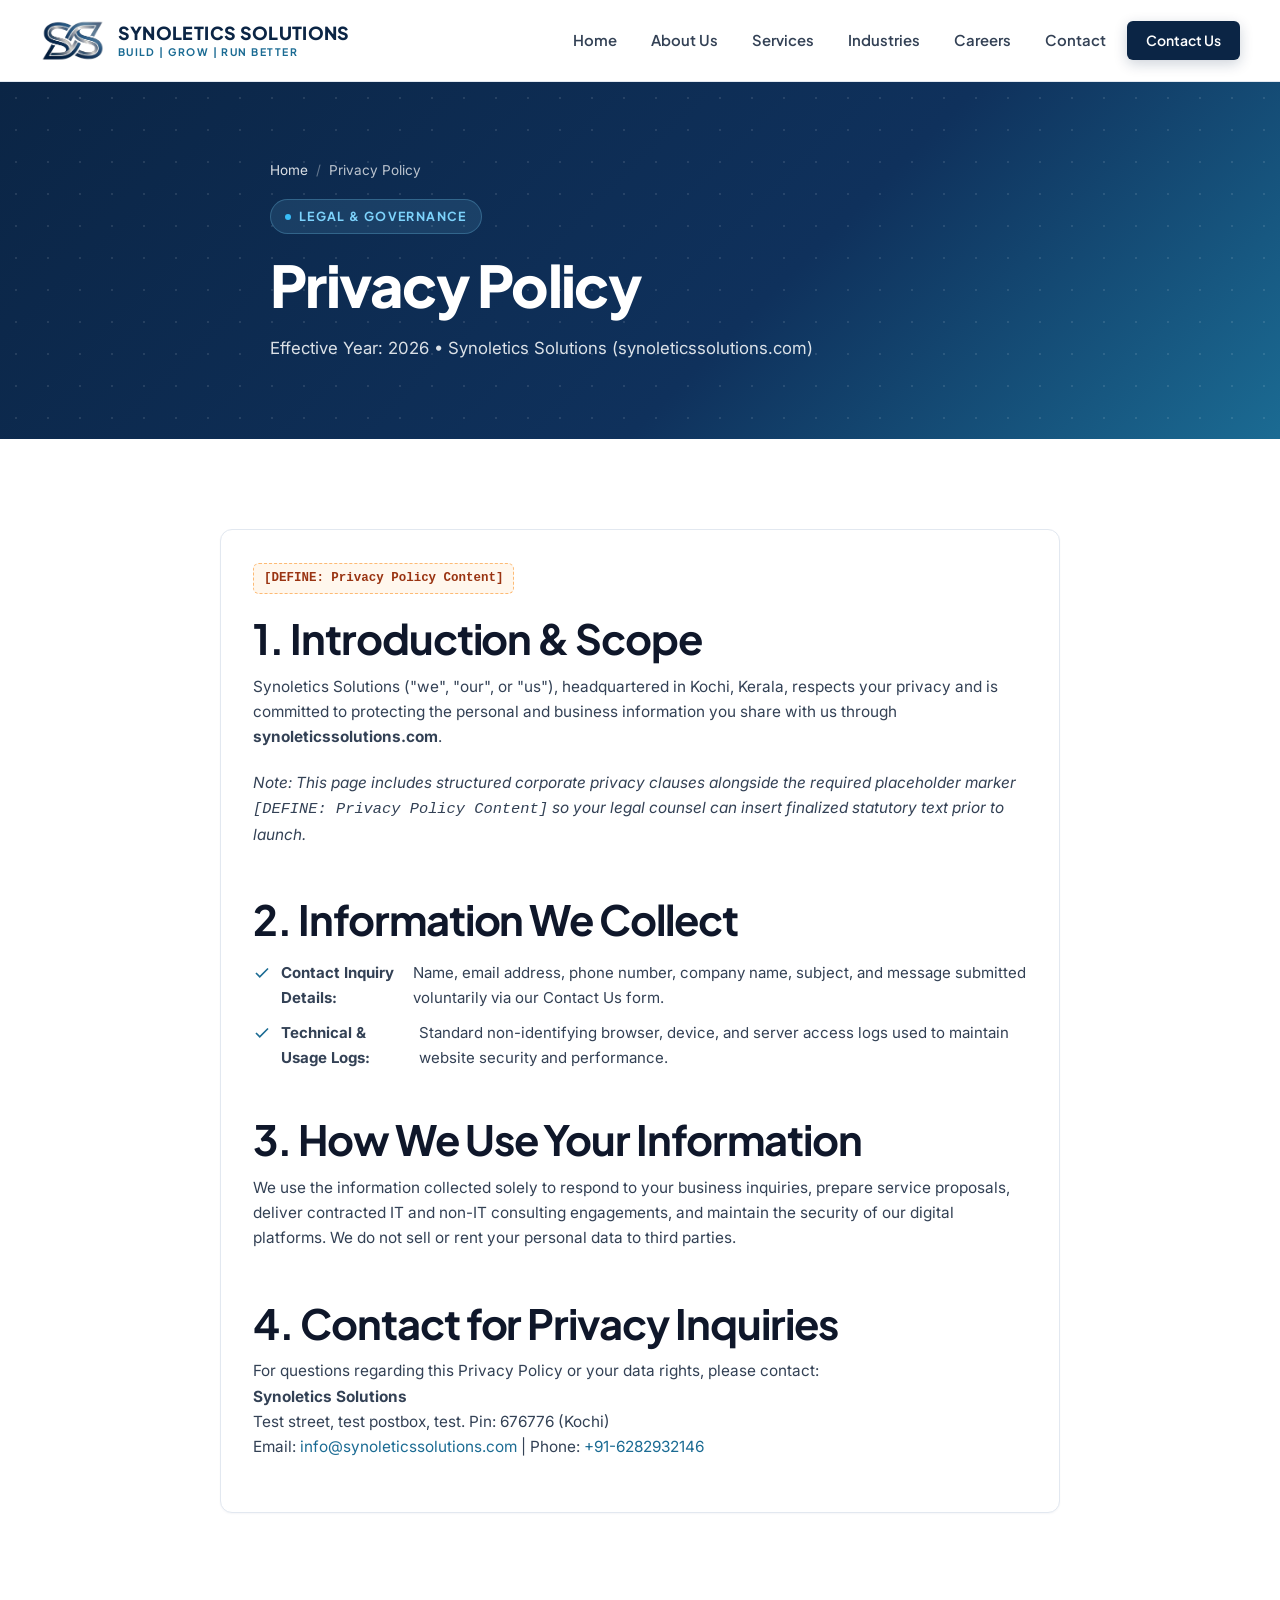
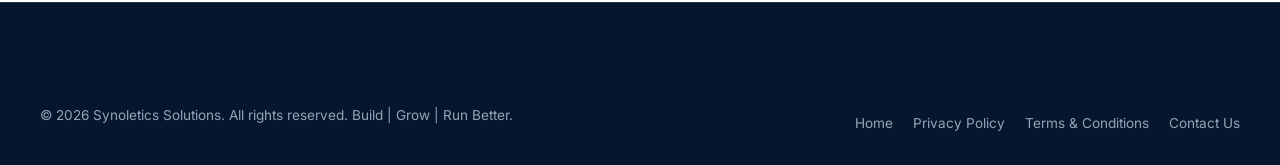
<file: privacy-policy.html>
<!DOCTYPE html>
<html lang="en">
<head>
  <meta charset="UTF-8" />
  <meta name="viewport" content="width=device-width, initial-scale=1.0" />
  <title>Privacy Policy | Synoletics Solutions</title>
  <meta name="description" content="Privacy Policy for Synoletics Solutions (synoleticssolutions.com). Learn how we handle contact inquiries, data protection, and client confidentiality." />
  <meta name="robots" content="index, follow" />
  <link rel="canonical" href="https://synoleticssolutions.com/privacy-policy.html" />

  <link rel="icon" type="image/png" href="logo/favicon.png" />
  <link rel="apple-touch-icon" href="logo/logo-mark.png" />

  <link rel="preconnect" href="https://fonts.googleapis.com" />
  <link rel="preconnect" href="https://fonts.gstatic.com" crossorigin />
  <link href="https://fonts.googleapis.com/css2?family=Inter:wght@400;500;600;700&amp;family=Plus+Jakarta+Sans:wght@600;700;800&amp;display=swap" rel="stylesheet" />
  <link rel="stylesheet" href="assets/css/styles.css" />
</head>
<body>
  <a href="#main-content" class="skip-link">Skip to main content</a>

  <header class="site-header" role="banner">
    <div class="container header-inner">
      <a href="index.html" class="brand-logo" aria-label="Synoletics Solutions Home">
        <img src="logo/logo-mark.png" alt="Synoletics Solutions Logo" width="60" height="41" />
        <div class="brand-text">
          <span class="brand-name">Synoletics Solutions</span>
          <span class="brand-tagline">Build | Grow | Run Better</span>
        </div>
      </a>

      <button class="mobile-menu-toggle" type="button" aria-label="Toggle navigation menu" aria-expanded="false" aria-controls="primary-navigation">
        <svg viewBox="0 0 24 24" fill="none" stroke="currentColor" stroke-width="2" stroke-linecap="round"><path d="M4 7h16M4 12h16M4 17h16" /></svg>
      </button>

      <nav id="primary-navigation" class="main-nav" aria-label="Primary Navigation">
        <ul class="nav-list">
          <li class="nav-item"><a href="index.html" class="nav-link">Home</a></li>
          <li class="nav-item"><a href="about.html" class="nav-link">About Us</a></li>
          <li class="nav-item"><a href="services.html" class="nav-link">Services</a></li>
          <li class="nav-item"><a href="industries.html" class="nav-link">Industries</a></li>
          <li class="nav-item"><a href="careers.html" class="nav-link">Careers</a></li>
          <li class="nav-item"><a href="contact.html" class="nav-link">Contact</a></li>
        </ul>
        <div class="header-actions">
          <a href="contact.html" class="btn btn-primary btn-sm">Contact Us</a>
        </div>
      </nav>
    </div>
  </header>

  <main id="main-content">
    <section class="page-hero" aria-labelledby="page-title">
      <div class="container page-hero-inner">
        <nav class="breadcrumb" aria-label="Breadcrumb">
          <a href="index.html">Home</a>
          <span class="breadcrumb-sep">/</span>
          <span aria-current="page">Privacy Policy</span>
        </nav>
        <span class="eyebrow eyebrow-light">Legal &amp; Governance</span>
        <h1 id="page-title">Privacy Policy</h1>
        <p>Effective Year: 2026 &bull; Synoletics Solutions (synoleticssolutions.com)</p>
      </div>
    </section>

    <section class="section">
      <div class="container container-narrow">
        <div class="card">
          <div style="margin-bottom: 20px;">
            <span class="define-badge">[DEFINE: Privacy Policy Content]</span>
          </div>

          <h2>1. Introduction &amp; Scope</h2>
          <p style="margin-top: 10px;">
            Synoletics Solutions ("we", "our", or "us"), headquartered in Kochi, Kerala, respects your privacy and is committed to protecting the personal and business information you share with us through <strong>synoleticssolutions.com</strong>.
          </p>
          <p>
            <em>Note: This page includes structured corporate privacy clauses alongside the required placeholder marker <code>[DEFINE: Privacy Policy Content]</code> so your legal counsel can insert finalized statutory text prior to launch.</em>
          </p>

          <h2 style="margin-top: 28px;">2. Information We Collect</h2>
          <ul class="check-list">
            <li><svg viewBox="0 0 24 24" fill="none" stroke="currentColor" stroke-width="2.2"><polyline points="20 6 9 17 4 12"/></svg><strong>Contact Inquiry Details:</strong> Name, email address, phone number, company name, subject, and message submitted voluntarily via our Contact Us form.</li>
            <li><svg viewBox="0 0 24 24" fill="none" stroke="currentColor" stroke-width="2.2"><polyline points="20 6 9 17 4 12"/></svg><strong>Technical &amp; Usage Logs:</strong> Standard non-identifying browser, device, and server access logs used to maintain website security and performance.</li>
          </ul>

          <h2 style="margin-top: 28px;">3. How We Use Your Information</h2>
          <p style="margin-top: 10px;">
            We use the information collected solely to respond to your business inquiries, prepare service proposals, deliver contracted IT and non-IT consulting engagements, and maintain the security of our digital platforms. We do not sell or rent your personal data to third parties.
          </p>

          <h2 style="margin-top: 28px;">4. Contact for Privacy Inquiries</h2>
          <p style="margin-top: 10px;">
            For questions regarding this Privacy Policy or your data rights, please contact:<br />
            <strong>Synoletics Solutions</strong><br />
            Test street, test postbox, test. Pin: 676776 (Kochi)<br />
            Email: <a href="mailto:info@synoleticssolutions.com">info@synoleticssolutions.com</a> | Phone: <a href="tel:+916282932146">+91-6282932146</a>
          </p>
        </div>
      </div>
    </section>
  </main>

  <footer class="site-footer" role="contentinfo">
    <div class="container">
      <div class="footer-bottom">
        <p>&copy; 2026 Synoletics Solutions. All rights reserved. Build | Grow | Run Better.</p>
        <div class="footer-legal-links">
          <a href="index.html">Home</a>
          <a href="privacy-policy.html">Privacy Policy</a>
          <a href="terms-and-conditions.html">Terms &amp; Conditions</a>
          <a href="contact.html">Contact Us</a>
        </div>
      </div>
    </div>
  </footer>

  <script src="assets/js/config.js" defer></script>
  <script src="assets/js/main.js" defer></script>
</body>
</html>
</file>
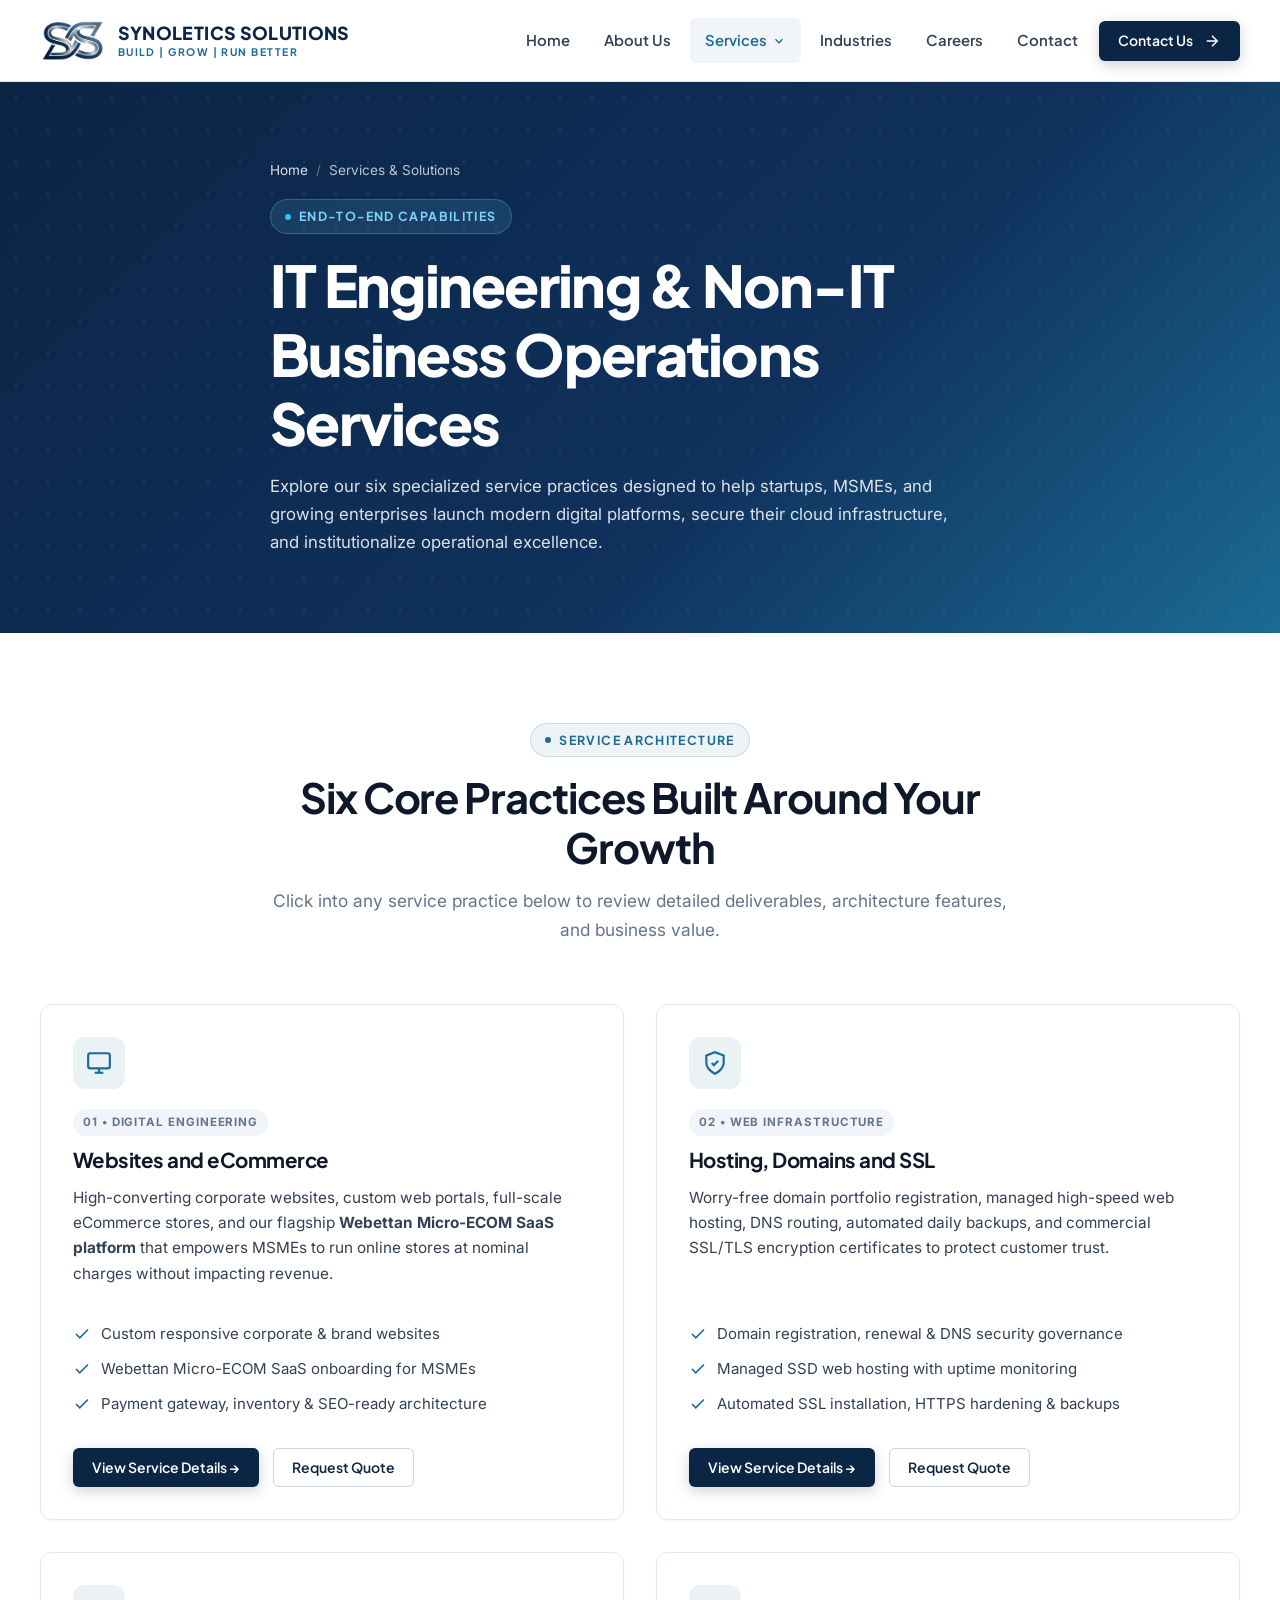
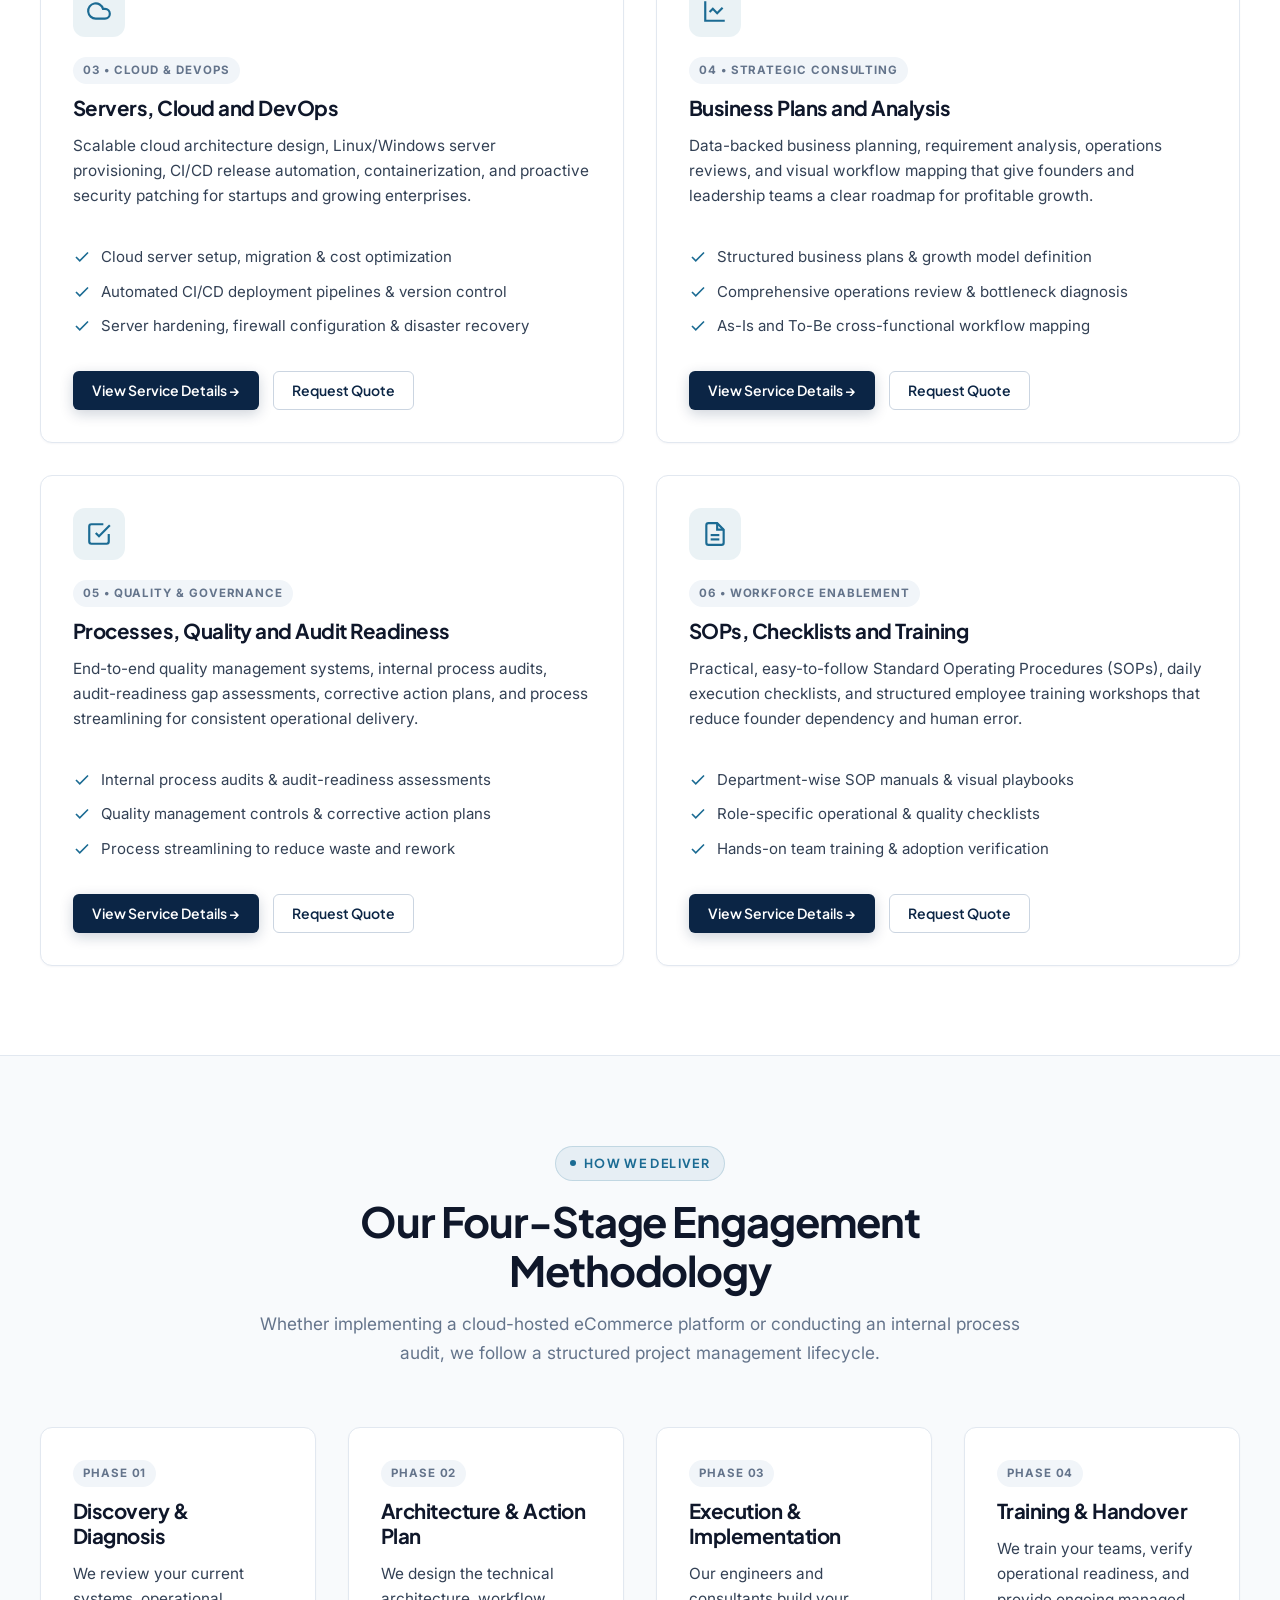
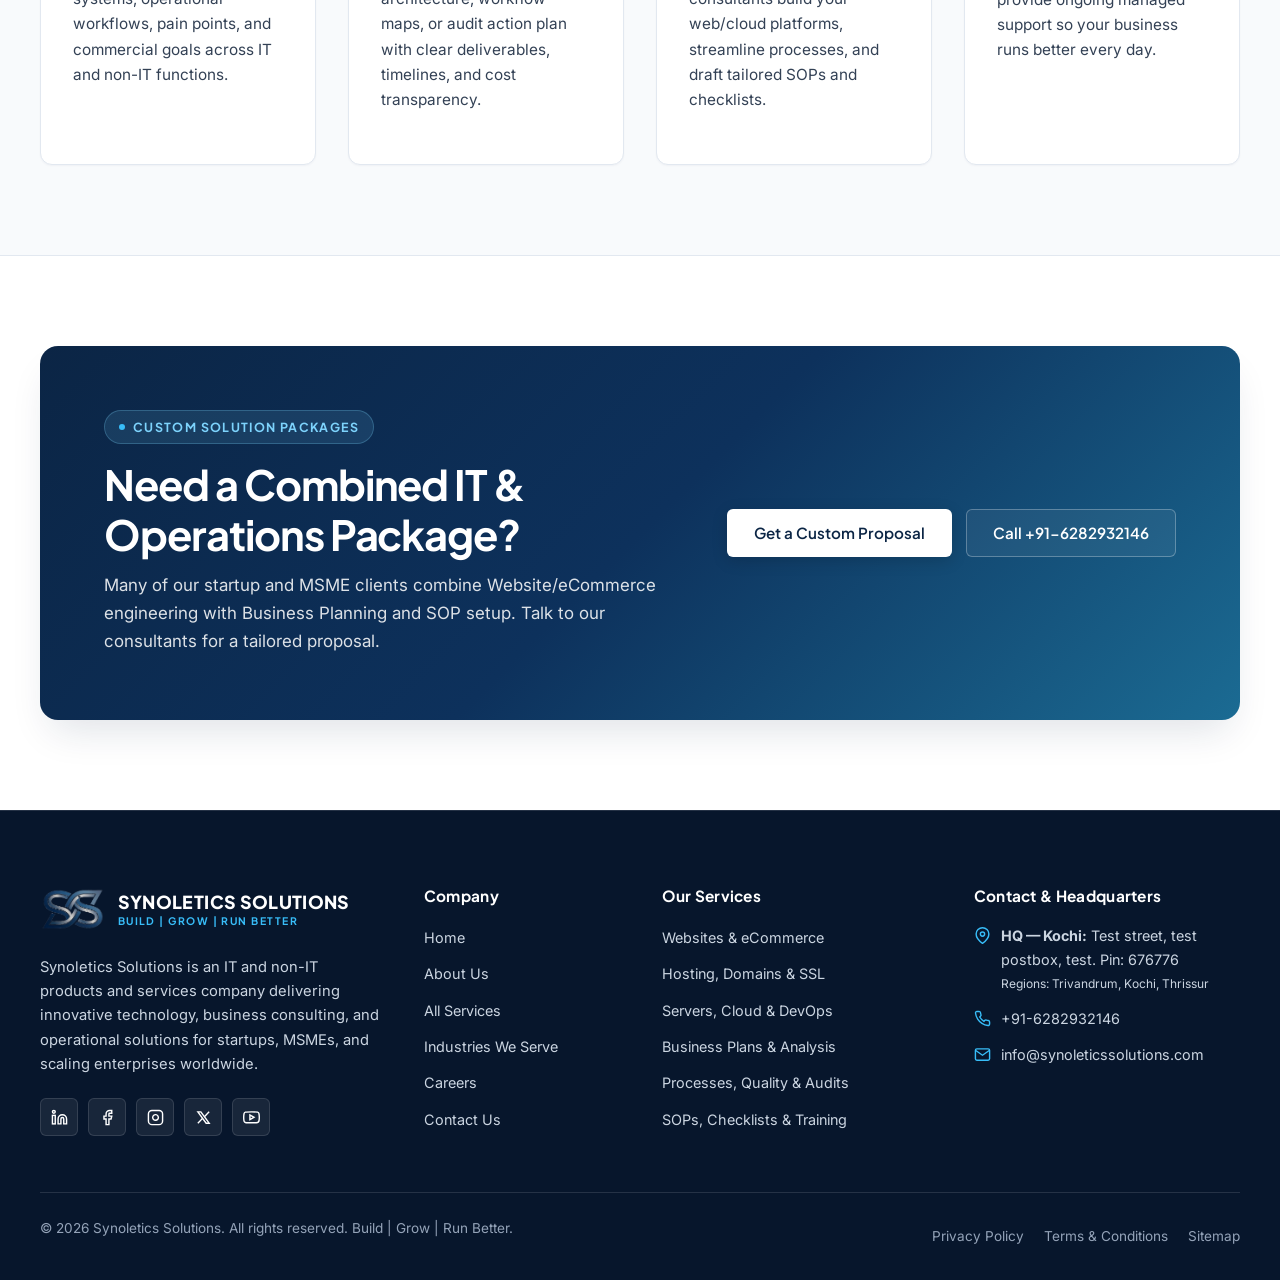
<file: services.html>
<!DOCTYPE html>
<html lang="en">
<head>
  <meta charset="UTF-8" />
  <meta name="viewport" content="width=device-width, initial-scale=1.0" />
  <title>Services &amp; Solutions | Synoletics Solutions — IT, Cloud, Strategy &amp; SOPs</title>
  <meta name="description" content="Explore Synoletics Solutions' six core services: Websites &amp; eCommerce (Webettan SaaS), Hosting/Domains/SSL, Servers/Cloud/DevOps, Business Plans &amp; Analysis, Processes/Quality/Audit Readiness, and SOPs/Checklists/Training." />
  <meta name="keywords" content="Web Development Company, eCommerce Development Services, Hosting Domains SSL, Cloud DevOps Services, Business Consulting Services, Operations Management Services, Audit Readiness Consulting, SOP Development Services" />
  <meta name="robots" content="index, follow" />
  <link rel="canonical" href="https://synoleticssolutions.com/services.html" />

  <meta property="og:type" content="website" />
  <meta property="og:site_name" content="Synoletics Solutions" />
  <meta property="og:title" content="IT &amp; Business Services | Synoletics Solutions" />
  <meta property="og:description" content="End-to-end IT engineering and non-IT operational consulting services tailored for MSMEs, startups, and scaling businesses." />
  <meta property="og:url" content="https://synoleticssolutions.com/services.html" />
  <meta property="og:image" content="https://synoleticssolutions.com/logo/logo.png" />

  <meta name="twitter:card" content="summary_large_image" />
  <meta name="twitter:title" content="IT &amp; Business Services | Synoletics Solutions" />
  <meta name="twitter:description" content="Discover our 6 core practices across Web/eCommerce, Cloud Infrastructure, Business Strategy, and Operational Quality." />
  <meta name="twitter:image" content="https://synoleticssolutions.com/logo/logo.png" />

  <link rel="icon" type="image/png" href="logo/favicon.png" />
  <link rel="apple-touch-icon" href="logo/logo-mark.png" />

  <link rel="preconnect" href="https://fonts.googleapis.com" />
  <link rel="preconnect" href="https://fonts.gstatic.com" crossorigin />
  <link href="https://fonts.googleapis.com/css2?family=Inter:wght@400;500;600;700&amp;family=Plus+Jakarta+Sans:wght@600;700;800&amp;display=swap" rel="stylesheet" />
  <link rel="stylesheet" href="assets/css/styles.css" />

  <script type="application/ld+json">
  {
    "@context": "https://schema.org",
    "@type": "ItemList",
    "name": "Synoletics Solutions Services",
    "itemListElement": [
      { "@type": "ListItem", "position": 1, "name": "Websites and eCommerce", "url": "https://synoleticssolutions.com/services/websites-and-ecommerce.html" },
      { "@type": "ListItem", "position": 2, "name": "Hosting, Domains and SSL", "url": "https://synoleticssolutions.com/services/hosting-domains-and-ssl.html" },
      { "@type": "ListItem", "position": 3, "name": "Servers, Cloud and DevOps", "url": "https://synoleticssolutions.com/services/servers-cloud-and-devops.html" },
      { "@type": "ListItem", "position": 4, "name": "Business Plans and Analysis", "url": "https://synoleticssolutions.com/services/business-plans-and-analysis.html" },
      { "@type": "ListItem", "position": 5, "name": "Processes, Quality and Audit Readiness", "url": "https://synoleticssolutions.com/services/processes-quality-and-audit-readiness.html" },
      { "@type": "ListItem", "position": 6, "name": "SOPs, Checklists and Training", "url": "https://synoleticssolutions.com/services/sops-checklists-and-training.html" }
    ]
  }
  </script>
</head>
<body>
  <a href="#main-content" class="skip-link">Skip to main content</a>

  <!-- HEADER -->
  <header class="site-header" role="banner">
    <div class="container header-inner">
      <a href="index.html" class="brand-logo" aria-label="Synoletics Solutions Home">
        <img src="logo/logo-mark.png" alt="Synoletics Solutions Logo" width="60" height="41" />
        <div class="brand-text">
          <span class="brand-name">Synoletics Solutions</span>
          <span class="brand-tagline">Build | Grow | Run Better</span>
        </div>
      </a>

      <button class="mobile-menu-toggle" type="button" aria-label="Toggle navigation menu" aria-expanded="false" aria-controls="primary-navigation">
        <svg viewBox="0 0 24 24" fill="none" stroke="currentColor" stroke-width="2" stroke-linecap="round"><path d="M4 7h16M4 12h16M4 17h16" /></svg>
      </button>

      <nav id="primary-navigation" class="main-nav" aria-label="Primary Navigation">
        <ul class="nav-list">
          <li class="nav-item"><a href="index.html" class="nav-link">Home</a></li>
          <li class="nav-item"><a href="about.html" class="nav-link">About Us</a></li>
          <li class="nav-item has-dropdown">
            <a href="services.html" class="nav-link dropdown-trigger active" aria-haspopup="true" aria-expanded="false">
              Services
              <svg class="nav-caret" viewBox="0 0 24 24" fill="none" stroke="currentColor" stroke-width="2.2"><polyline points="6 9 12 15 18 9"></polyline></svg>
            </a>
            <div class="dropdown-menu" role="region" aria-label="Services Submenu">
              <div class="dropdown-header">
                <span>IT &amp; Non-IT Solutions Portfolio</span>
                <a href="services.html">View All 6 Services &rarr;</a>
              </div>
              <div class="dropdown-grid">
                <a href="services/websites-and-ecommerce.html" class="dropdown-item">
                  <div class="dropdown-icon"><svg viewBox="0 0 24 24" fill="none" stroke="currentColor" stroke-width="2"><rect x="2" y="3" width="20" height="14" rx="2"/><path d="M8 21h8M12 17v4"/></svg></div>
                  <div><span class="dropdown-item-title">Websites &amp; eCommerce</span><span class="dropdown-item-desc">Custom web platforms, online stores &amp; Webettan SaaS</span></div>
                </a>
                <a href="services/hosting-domains-and-ssl.html" class="dropdown-item">
                  <div class="dropdown-icon"><svg viewBox="0 0 24 24" fill="none" stroke="currentColor" stroke-width="2"><path d="M12 22s8-4 8-10V5l-8-3-8 3v7c0 6 8 10 8 10z"/></svg></div>
                  <div><span class="dropdown-item-title">Hosting, Domains &amp; SSL</span><span class="dropdown-item-desc">Managed web hosting, DNS governance &amp; SSL security</span></div>
                </a>
                <a href="services/servers-cloud-and-devops.html" class="dropdown-item">
                  <div class="dropdown-icon"><svg viewBox="0 0 24 24" fill="none" stroke="currentColor" stroke-width="2"><path d="M17.5 19H9a7 7 0 1 1 6.71-9h1.79a4.5 4.5 0 1 1 0 9Z"/></svg></div>
                  <div><span class="dropdown-item-title">Servers, Cloud &amp; DevOps</span><span class="dropdown-item-desc">Cloud architecture, CI/CD pipelines &amp; server reliability</span></div>
                </a>
                <a href="services/business-plans-and-analysis.html" class="dropdown-item">
                  <div class="dropdown-icon"><svg viewBox="0 0 24 24" fill="none" stroke="currentColor" stroke-width="2"><path d="M3 3v18h18"/><path d="m19 9-5 5-4-4-3 3"/></svg></div>
                  <div><span class="dropdown-item-title">Business Plans &amp; Analysis</span><span class="dropdown-item-desc">Strategic roadmaps, operations review &amp; workflow mapping</span></div>
                </a>
                <a href="services/processes-quality-and-audit-readiness.html" class="dropdown-item">
                  <div class="dropdown-icon"><svg viewBox="0 0 24 24" fill="none" stroke="currentColor" stroke-width="2"><path d="M9 11l3 3L22 4"/><path d="M21 12v7a2 2 0 0 1-2 2H5a2 2 0 0 1-2-2V5a2 2 0 0 1 2-2h11"/></svg></div>
                  <div><span class="dropdown-item-title">Processes, Quality &amp; Audit Readiness</span><span class="dropdown-item-desc">Quality management, internal audits &amp; process streamlining</span></div>
                </a>
                <a href="services/sops-checklists-and-training.html" class="dropdown-item">
                  <div class="dropdown-icon"><svg viewBox="0 0 24 24" fill="none" stroke="currentColor" stroke-width="2"><path d="M14 2H6a2 2 0 0 0-2 2v16a2 2 0 0 0 2 2h12a2 2 0 0 0 2-2V8z"/><polyline points="14 2 14 8 20 8"/><line x1="16" y1="13" x2="8" y2="13"/><line x1="16" y1="17" x2="8" y2="17"/></svg></div>
                  <div><span class="dropdown-item-title">SOPs, Checklists &amp; Training</span><span class="dropdown-item-desc">Standard operating procedures &amp; workforce enablement</span></div>
                </a>
              </div>
            </div>
          </li>
          <li class="nav-item"><a href="industries.html" class="nav-link">Industries</a></li>
          <li class="nav-item"><a href="careers.html" class="nav-link">Careers</a></li>
          <li class="nav-item"><a href="contact.html" class="nav-link">Contact</a></li>
        </ul>
        <div class="header-actions">
          <a href="contact.html" class="btn btn-primary btn-sm">
            Contact Us
            <svg viewBox="0 0 24 24" fill="none" stroke="currentColor" stroke-width="2"><path d="M5 12h14M12 5l7 7-7 7"/></svg>
          </a>
        </div>
      </nav>
    </div>
  </header>

  <main id="main-content">
    <!-- PAGE HERO -->
    <section class="page-hero" aria-labelledby="page-title">
      <div class="container page-hero-inner">
        <nav class="breadcrumb" aria-label="Breadcrumb">
          <a href="index.html">Home</a>
          <span class="breadcrumb-sep">/</span>
          <span aria-current="page">Services &amp; Solutions</span>
        </nav>
        <span class="eyebrow eyebrow-light">End-to-End Capabilities</span>
        <h1 id="page-title">IT Engineering &amp; Non-IT Business Operations Services</h1>
        <p>
          Explore our six specialized service practices designed to help startups, MSMEs, and growing enterprises launch modern digital platforms, secure their cloud infrastructure, and institutionalize operational excellence.
        </p>
      </div>
    </section>

    <!-- DETAILED SERVICE SECTIONS -->
    <section class="section" aria-labelledby="catalog-heading">
      <div class="container">
        <div class="section-header center reveal">
          <span class="eyebrow">Service Architecture</span>
          <h2 id="catalog-heading">Six Core Practices Built Around Your Growth</h2>
          <p>Click into any service practice below to review detailed deliverables, architecture features, and business value.</p>
        </div>

        <div class="grid grid-2">
          <!-- 1. Websites and eCommerce -->
          <article class="card reveal">
            <div class="card-icon">
              <svg viewBox="0 0 24 24" fill="none" stroke="currentColor" stroke-width="2"><rect x="2" y="3" width="20" height="14" rx="2"/><line x1="8" y1="21" x2="16" y2="21"/><line x1="12" y1="17" x2="12" y2="21"/></svg>
            </div>
            <span class="card-badge">01 &bull; Digital Engineering</span>
            <h3>Websites and eCommerce</h3>
            <p>
              High-converting corporate websites, custom web portals, full-scale eCommerce stores, and our flagship <strong>Webettan Micro-ECOM SaaS platform</strong> that empowers MSMEs to run online stores at nominal charges without impacting revenue.
            </p>
            <ul class="check-list">
              <li><svg viewBox="0 0 24 24" fill="none" stroke="currentColor" stroke-width="2.2"><polyline points="20 6 9 17 4 12"/></svg>Custom responsive corporate &amp; brand websites</li>
              <li><svg viewBox="0 0 24 24" fill="none" stroke="currentColor" stroke-width="2.2"><polyline points="20 6 9 17 4 12"/></svg>Webettan Micro-ECOM SaaS onboarding for MSMEs</li>
              <li><svg viewBox="0 0 24 24" fill="none" stroke="currentColor" stroke-width="2.2"><polyline points="20 6 9 17 4 12"/></svg>Payment gateway, inventory &amp; SEO-ready architecture</li>
            </ul>
            <div class="btn-group" style="margin-top: auto; padding-top: 16px;">
              <a href="services/websites-and-ecommerce.html" class="btn btn-primary btn-sm">View Service Details &rarr;</a>
              <a href="contact.html" class="btn btn-outline btn-sm">Request Quote</a>
            </div>
          </article>

          <!-- 2. Hosting, Domains and SSL -->
          <article class="card reveal">
            <div class="card-icon">
              <svg viewBox="0 0 24 24" fill="none" stroke="currentColor" stroke-width="2"><path d="M12 22s8-4 8-10V5l-8-3-8 3v7c0 6 8 10 8 10z"/><path d="m9 12 2 2 4-4"/></svg>
            </div>
            <span class="card-badge">02 &bull; Web Infrastructure</span>
            <h3>Hosting, Domains and SSL</h3>
            <p>
              Worry-free domain portfolio registration, managed high-speed web hosting, DNS routing, automated daily backups, and commercial SSL/TLS encryption certificates to protect customer trust.
            </p>
            <ul class="check-list">
              <li><svg viewBox="0 0 24 24" fill="none" stroke="currentColor" stroke-width="2.2"><polyline points="20 6 9 17 4 12"/></svg>Domain registration, renewal &amp; DNS security governance</li>
              <li><svg viewBox="0 0 24 24" fill="none" stroke="currentColor" stroke-width="2.2"><polyline points="20 6 9 17 4 12"/></svg>Managed SSD web hosting with uptime monitoring</li>
              <li><svg viewBox="0 0 24 24" fill="none" stroke="currentColor" stroke-width="2.2"><polyline points="20 6 9 17 4 12"/></svg>Automated SSL installation, HTTPS hardening &amp; backups</li>
            </ul>
            <div class="btn-group" style="margin-top: auto; padding-top: 16px;">
              <a href="services/hosting-domains-and-ssl.html" class="btn btn-primary btn-sm">View Service Details &rarr;</a>
              <a href="contact.html" class="btn btn-outline btn-sm">Request Quote</a>
            </div>
          </article>

          <!-- 3. Servers, Cloud and DevOps -->
          <article class="card reveal">
            <div class="card-icon">
              <svg viewBox="0 0 24 24" fill="none" stroke="currentColor" stroke-width="2"><path d="M17.5 19H9a7 7 0 1 1 6.71-9h1.79a4.5 4.5 0 1 1 0 9Z"/></svg>
            </div>
            <span class="card-badge">03 &bull; Cloud &amp; DevOps</span>
            <h3>Servers, Cloud and DevOps</h3>
            <p>
              Scalable cloud architecture design, Linux/Windows server provisioning, CI/CD release automation, containerization, and proactive security patching for startups and growing enterprises.
            </p>
            <ul class="check-list">
              <li><svg viewBox="0 0 24 24" fill="none" stroke="currentColor" stroke-width="2.2"><polyline points="20 6 9 17 4 12"/></svg>Cloud server setup, migration &amp; cost optimization</li>
              <li><svg viewBox="0 0 24 24" fill="none" stroke="currentColor" stroke-width="2.2"><polyline points="20 6 9 17 4 12"/></svg>Automated CI/CD deployment pipelines &amp; version control</li>
              <li><svg viewBox="0 0 24 24" fill="none" stroke="currentColor" stroke-width="2.2"><polyline points="20 6 9 17 4 12"/></svg>Server hardening, firewall configuration &amp; disaster recovery</li>
            </ul>
            <div class="btn-group" style="margin-top: auto; padding-top: 16px;">
              <a href="services/servers-cloud-and-devops.html" class="btn btn-primary btn-sm">View Service Details &rarr;</a>
              <a href="contact.html" class="btn btn-outline btn-sm">Request Quote</a>
            </div>
          </article>

          <!-- 4. Business Plans and Analysis -->
          <article class="card reveal">
            <div class="card-icon">
              <svg viewBox="0 0 24 24" fill="none" stroke="currentColor" stroke-width="2"><path d="M3 3v18h18"/><path d="m19 9-5 5-4-4-3 3"/></svg>
            </div>
            <span class="card-badge">04 &bull; Strategic Consulting</span>
            <h3>Business Plans and Analysis</h3>
            <p>
              Data-backed business planning, requirement analysis, operations reviews, and visual workflow mapping that give founders and leadership teams a clear roadmap for profitable growth.
            </p>
            <ul class="check-list">
              <li><svg viewBox="0 0 24 24" fill="none" stroke="currentColor" stroke-width="2.2"><polyline points="20 6 9 17 4 12"/></svg>Structured business plans &amp; growth model definition</li>
              <li><svg viewBox="0 0 24 24" fill="none" stroke="currentColor" stroke-width="2.2"><polyline points="20 6 9 17 4 12"/></svg>Comprehensive operations review &amp; bottleneck diagnosis</li>
              <li><svg viewBox="0 0 24 24" fill="none" stroke="currentColor" stroke-width="2.2"><polyline points="20 6 9 17 4 12"/></svg>As-Is and To-Be cross-functional workflow mapping</li>
            </ul>
            <div class="btn-group" style="margin-top: auto; padding-top: 16px;">
              <a href="services/business-plans-and-analysis.html" class="btn btn-primary btn-sm">View Service Details &rarr;</a>
              <a href="contact.html" class="btn btn-outline btn-sm">Request Quote</a>
            </div>
          </article>

          <!-- 5. Processes, Quality and Audit Readiness -->
          <article class="card reveal">
            <div class="card-icon">
              <svg viewBox="0 0 24 24" fill="none" stroke="currentColor" stroke-width="2"><path d="M9 11l3 3L22 4"/><path d="M21 12v7a2 2 0 0 1-2 2H5a2 2 0 0 1-2-2V5a2 2 0 0 1 2-2h11"/></svg>
            </div>
            <span class="card-badge">05 &bull; Quality &amp; Governance</span>
            <h3>Processes, Quality and Audit Readiness</h3>
            <p>
              End-to-end quality management systems, internal process audits, audit-readiness gap assessments, corrective action plans, and process streamlining for consistent operational delivery.
            </p>
            <ul class="check-list">
              <li><svg viewBox="0 0 24 24" fill="none" stroke="currentColor" stroke-width="2.2"><polyline points="20 6 9 17 4 12"/></svg>Internal process audits &amp; audit-readiness assessments</li>
              <li><svg viewBox="0 0 24 24" fill="none" stroke="currentColor" stroke-width="2.2"><polyline points="20 6 9 17 4 12"/></svg>Quality management controls &amp; corrective action plans</li>
              <li><svg viewBox="0 0 24 24" fill="none" stroke="currentColor" stroke-width="2.2"><polyline points="20 6 9 17 4 12"/></svg>Process streamlining to reduce waste and rework</li>
            </ul>
            <div class="btn-group" style="margin-top: auto; padding-top: 16px;">
              <a href="services/processes-quality-and-audit-readiness.html" class="btn btn-primary btn-sm">View Service Details &rarr;</a>
              <a href="contact.html" class="btn btn-outline btn-sm">Request Quote</a>
            </div>
          </article>

          <!-- 6. SOPs, Checklists and Training -->
          <article class="card reveal">
            <div class="card-icon">
              <svg viewBox="0 0 24 24" fill="none" stroke="currentColor" stroke-width="2"><path d="M14 2H6a2 2 0 0 0-2 2v16a2 2 0 0 0 2 2h12a2 2 0 0 0 2-2V8z"/><polyline points="14 2 14 8 20 8"/><line x1="16" y1="13" x2="8" y2="13"/><line x1="16" y1="17" x2="8" y2="17"/></svg>
            </div>
            <span class="card-badge">06 &bull; Workforce Enablement</span>
            <h3>SOPs, Checklists and Training</h3>
            <p>
              Practical, easy-to-follow Standard Operating Procedures (SOPs), daily execution checklists, and structured employee training workshops that reduce founder dependency and human error.
            </p>
            <ul class="check-list">
              <li><svg viewBox="0 0 24 24" fill="none" stroke="currentColor" stroke-width="2.2"><polyline points="20 6 9 17 4 12"/></svg>Department-wise SOP manuals &amp; visual playbooks</li>
              <li><svg viewBox="0 0 24 24" fill="none" stroke="currentColor" stroke-width="2.2"><polyline points="20 6 9 17 4 12"/></svg>Role-specific operational &amp; quality checklists</li>
              <li><svg viewBox="0 0 24 24" fill="none" stroke="currentColor" stroke-width="2.2"><polyline points="20 6 9 17 4 12"/></svg>Hands-on team training &amp; adoption verification</li>
            </ul>
            <div class="btn-group" style="margin-top: auto; padding-top: 16px;">
              <a href="services/sops-checklists-and-training.html" class="btn btn-primary btn-sm">View Service Details &rarr;</a>
              <a href="contact.html" class="btn btn-outline btn-sm">Request Quote</a>
            </div>
          </article>
        </div>
      </div>
    </section>

    <!-- ENGAGEMENT METHODOLOGY -->
    <section class="section bg-surface" aria-labelledby="process-heading">
      <div class="container">
        <div class="section-header center reveal">
          <span class="eyebrow">How We Deliver</span>
          <h2 id="process-heading">Our Four-Stage Engagement Methodology</h2>
          <p>Whether implementing a cloud-hosted eCommerce platform or conducting an internal process audit, we follow a structured project management lifecycle.</p>
        </div>

        <div class="grid grid-4">
          <div class="card reveal">
            <span class="card-badge">Phase 01</span>
            <h3>Discovery &amp; Diagnosis</h3>
            <p>We review your current systems, operational workflows, pain points, and commercial goals across IT and non-IT functions.</p>
          </div>
          <div class="card reveal">
            <span class="card-badge">Phase 02</span>
            <h3>Architecture &amp; Action Plan</h3>
            <p>We design the technical architecture, workflow maps, or audit action plan with clear deliverables, timelines, and cost transparency.</p>
          </div>
          <div class="card reveal">
            <span class="card-badge">Phase 03</span>
            <h3>Execution &amp; Implementation</h3>
            <p>Our engineers and consultants build your web/cloud platforms, streamline processes, and draft tailored SOPs and checklists.</p>
          </div>
          <div class="card reveal">
            <span class="card-badge">Phase 04</span>
            <h3>Training &amp; Handover</h3>
            <p>We train your teams, verify operational readiness, and provide ongoing managed support so your business runs better every day.</p>
          </div>
        </div>
      </div>
    </section>

    <!-- CTA -->
    <section class="section" aria-labelledby="services-cta-heading">
      <div class="container">
        <div class="cta-banner reveal">
          <div class="cta-banner-content">
            <span class="eyebrow eyebrow-light">Custom Solution Packages</span>
            <h2 id="services-cta-heading">Need a Combined IT &amp; Operations Package?</h2>
            <p>
              Many of our startup and MSME clients combine Website/eCommerce engineering with Business Planning and SOP setup. Talk to our consultants for a tailored proposal.
            </p>
          </div>
          <div class="cta-banner-actions">
            <a href="contact.html" class="btn btn-white">Get a Custom Proposal</a>
            <a href="tel:+916282932146" class="btn btn-outline-light">Call +91-6282932146</a>
          </div>
        </div>
      </div>
    </section>
  </main>

  <!-- FOOTER -->
  <footer class="site-footer" role="contentinfo">
    <div class="container">
      <div class="footer-grid">
        <div class="footer-brand">
          <a href="index.html" class="brand-logo" aria-label="Synoletics Solutions Home">
            <img src="logo/logo-mark.png" alt="Synoletics Solutions Logo" width="54" height="36" loading="lazy" />
            <div class="brand-text">
              <span class="brand-name">Synoletics Solutions</span>
              <span class="brand-tagline">Build | Grow | Run Better</span>
            </div>
          </a>
          <p class="footer-desc">
            Synoletics Solutions is an IT and non-IT products and services company delivering innovative technology, business consulting, and operational solutions for startups, MSMEs, and scaling enterprises worldwide.
          </p>
          <div class="social-links" aria-label="Social Media Links">
            <a href="https://synoleticssolutions.com/" class="social-link" target="_blank" rel="noopener noreferrer" aria-label="LinkedIn"><svg viewBox="0 0 24 24" fill="none" stroke="currentColor" stroke-width="2"><path d="M16 8a6 6 0 0 1 6 6v7h-4v-7a2 2 0 0 0-2-2 2 2 0 0 0-2 2v7h-4v-7a6 6 0 0 1 6-6z"/><rect x="2" y="9" width="4" height="12"/><circle cx="4" cy="4" r="2"/></svg></a>
            <a href="https://synoleticssolutions.com/" class="social-link" target="_blank" rel="noopener noreferrer" aria-label="Facebook"><svg viewBox="0 0 24 24" fill="none" stroke="currentColor" stroke-width="2"><path d="M18 2h-3a5 5 0 0 0-5 5v3H7v4h3v8h4v-8h3l1-4h-4V7a1 1 0 0 1 1-1h3z"/></svg></a>
            <a href="https://synoleticssolutions.com/" class="social-link" target="_blank" rel="noopener noreferrer" aria-label="Instagram"><svg viewBox="0 0 24 24" fill="none" stroke="currentColor" stroke-width="2"><rect x="2" y="2" width="20" height="20" rx="5" ry="5"/><path d="M16 11.37A4 4 0 1 1 12.63 8 4 4 0 0 1 16 11.37z"/><line x1="17.5" y1="6.5" x2="17.51" y2="6.5"/></svg></a>
            <a href="https://synoleticssolutions.com/" class="social-link" target="_blank" rel="noopener noreferrer" aria-label="X"><svg viewBox="0 0 24 24" fill="none" stroke="currentColor" stroke-width="2"><path d="M4 4l11.733 16h4.267l-11.733 -16z"/><path d="M4 20l6.768 -6.768m2.46 -2.46l6.772 -6.772"/></svg></a>
            <a href="https://synoleticssolutions.com/" class="social-link" target="_blank" rel="noopener noreferrer" aria-label="YouTube"><svg viewBox="0 0 24 24" fill="none" stroke="currentColor" stroke-width="2"><path d="M22.54 6.42a2.78 2.78 0 0 0-1.94-2C18.88 4 12 4 12 4s-6.88 0-8.6.46a2.78 2.78 0 0 0-1.94 2A29 29 0 0 0 1 11.75a29 29 0 0 0 .46 5.33A2.78 2.78 0 0 0 3.4 19c1.72.46 8.6.46 8.6.46s6.88 0 8.6-.46a2.78 2.78 0 0 0 1.94-2 29 29 0 0 0 .46-5.25 29 29 0 0 0-.46-5.33z"/><polygon points="9.75 15.02 15.5 11.75 9.75 8.48 9.75 15.02"/></svg></a>
          </div>
        </div>

        <div class="footer-col">
          <h4>Company</h4>
          <ul class="footer-links">
            <li><a href="index.html">Home</a></li>
            <li><a href="about.html">About Us</a></li>
            <li><a href="services.html">All Services</a></li>
            <li><a href="industries.html">Industries We Serve</a></li>
            <li><a href="careers.html">Careers</a></li>
            <li><a href="contact.html">Contact Us</a></li>
          </ul>
        </div>

        <div class="footer-col">
          <h4>Our Services</h4>
          <ul class="footer-links">
            <li><a href="services/websites-and-ecommerce.html">Websites &amp; eCommerce</a></li>
            <li><a href="services/hosting-domains-and-ssl.html">Hosting, Domains &amp; SSL</a></li>
            <li><a href="services/servers-cloud-and-devops.html">Servers, Cloud &amp; DevOps</a></li>
            <li><a href="services/business-plans-and-analysis.html">Business Plans &amp; Analysis</a></li>
            <li><a href="services/processes-quality-and-audit-readiness.html">Processes, Quality &amp; Audits</a></li>
            <li><a href="services/sops-checklists-and-training.html">SOPs, Checklists &amp; Training</a></li>
          </ul>
        </div>

        <div class="footer-col">
          <h4>Contact &amp; Headquarters</h4>
          <ul class="footer-contact-list">
            <li>
              <svg viewBox="0 0 24 24" fill="none" stroke="currentColor" stroke-width="2"><path d="M21 10c0 7-9 13-9 13s-9-6-9-13a9 9 0 0 1 18 0z"/><circle cx="12" cy="10" r="3"/></svg>
              <span><strong>HQ — Kochi:</strong> Test street, test postbox, test. Pin: 676776<br/><small>Regions: Trivandrum, Kochi, Thrissur</small></span>
            </li>
            <li>
              <svg viewBox="0 0 24 24" fill="none" stroke="currentColor" stroke-width="2"><path d="M22 16.92v3a2 2 0 0 1-2.18 2 19.79 19.79 0 0 1-8.63-3.07 19.5 19.5 0 0 1-6-6 19.79 19.79 0 0 1-3.07-8.67A2 2 0 0 1 4.11 2h3a2 2 0 0 1 2 1.72 12.84 12.84 0 0 0 .7 2.81 2 2 0 0 1-.45 2.11L8.09 9.91a16 16 0 0 0 6 6l1.27-1.27a2 2 0 0 1 2.11-.45 12.84 12.84 0 0 0 2.81.7A2 2 0 0 1 22 16.92z"/></svg>
              <a href="tel:+916282932146">+91-6282932146</a>
            </li>
            <li>
              <svg viewBox="0 0 24 24" fill="none" stroke="currentColor" stroke-width="2"><path d="M4 4h16c1.1 0 2 .9 2 2v12c0 1.1-.9 2-2 2H4c-1.1 0-2-.9-2-2V6c0-1.1.9-2 2-2z"/><polyline points="22,6 12,13 2,6"/></svg>
              <a href="mailto:info@synoleticssolutions.com">info@synoleticssolutions.com</a>
            </li>
          </ul>
        </div>
      </div>

      <div class="footer-bottom">
        <p>&copy; 2026 Synoletics Solutions. All rights reserved. Build | Grow | Run Better.</p>
        <div class="footer-legal-links">
          <a href="privacy-policy.html">Privacy Policy</a>
          <a href="terms-and-conditions.html">Terms &amp; Conditions</a>
          <a href="sitemap.xml">Sitemap</a>
        </div>
      </div>
    </div>
  </footer>

  <script src="assets/js/config.js" defer></script>
  <script src="assets/js/main.js" defer></script>
</body>
</html>
</file>
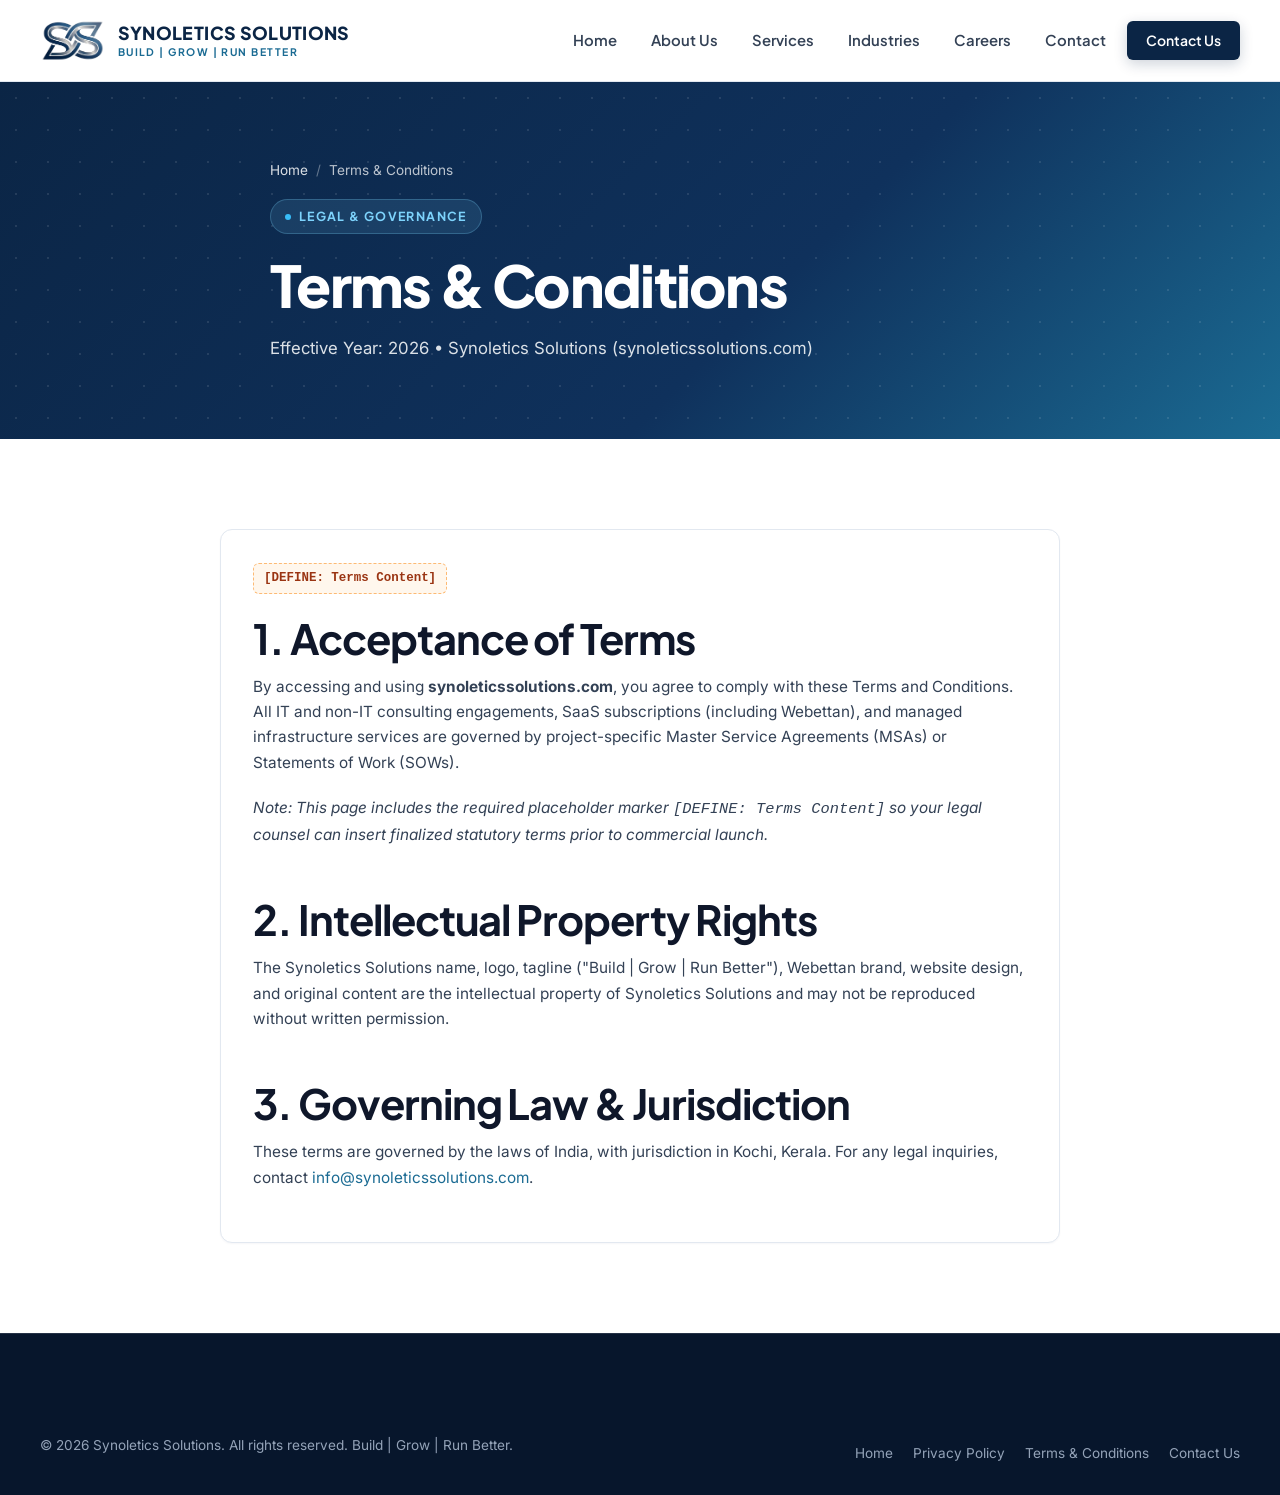
<file: terms-and-conditions.html>
<!DOCTYPE html>
<html lang="en">
<head>
  <meta charset="UTF-8" />
  <meta name="viewport" content="width=device-width, initial-scale=1.0" />
  <title>Terms &amp; Conditions | Synoletics Solutions</title>
  <meta name="description" content="Terms and Conditions governing the use of the Synoletics Solutions website (synoleticssolutions.com) and our IT and non-IT products and services." />
  <meta name="robots" content="index, follow" />
  <link rel="canonical" href="https://synoleticssolutions.com/terms-and-conditions.html" />

  <link rel="icon" type="image/png" href="logo/favicon.png" />
  <link rel="apple-touch-icon" href="logo/logo-mark.png" />

  <link rel="preconnect" href="https://fonts.googleapis.com" />
  <link rel="preconnect" href="https://fonts.gstatic.com" crossorigin />
  <link href="https://fonts.googleapis.com/css2?family=Inter:wght@400;500;600;700&amp;family=Plus+Jakarta+Sans:wght@600;700;800&amp;display=swap" rel="stylesheet" />
  <link rel="stylesheet" href="assets/css/styles.css" />
</head>
<body>
  <a href="#main-content" class="skip-link">Skip to main content</a>

  <header class="site-header" role="banner">
    <div class="container header-inner">
      <a href="index.html" class="brand-logo" aria-label="Synoletics Solutions Home">
        <img src="logo/logo-mark.png" alt="Synoletics Solutions Logo" width="60" height="41" />
        <div class="brand-text">
          <span class="brand-name">Synoletics Solutions</span>
          <span class="brand-tagline">Build | Grow | Run Better</span>
        </div>
      </a>

      <button class="mobile-menu-toggle" type="button" aria-label="Toggle navigation menu" aria-expanded="false" aria-controls="primary-navigation">
        <svg viewBox="0 0 24 24" fill="none" stroke="currentColor" stroke-width="2" stroke-linecap="round"><path d="M4 7h16M4 12h16M4 17h16" /></svg>
      </button>

      <nav id="primary-navigation" class="main-nav" aria-label="Primary Navigation">
        <ul class="nav-list">
          <li class="nav-item"><a href="index.html" class="nav-link">Home</a></li>
          <li class="nav-item"><a href="about.html" class="nav-link">About Us</a></li>
          <li class="nav-item"><a href="services.html" class="nav-link">Services</a></li>
          <li class="nav-item"><a href="industries.html" class="nav-link">Industries</a></li>
          <li class="nav-item"><a href="careers.html" class="nav-link">Careers</a></li>
          <li class="nav-item"><a href="contact.html" class="nav-link">Contact</a></li>
        </ul>
        <div class="header-actions">
          <a href="contact.html" class="btn btn-primary btn-sm">Contact Us</a>
        </div>
      </nav>
    </div>
  </header>

  <main id="main-content">
    <section class="page-hero" aria-labelledby="page-title">
      <div class="container page-hero-inner">
        <nav class="breadcrumb" aria-label="Breadcrumb">
          <a href="index.html">Home</a>
          <span class="breadcrumb-sep">/</span>
          <span aria-current="page">Terms &amp; Conditions</span>
        </nav>
        <span class="eyebrow eyebrow-light">Legal &amp; Governance</span>
        <h1 id="page-title">Terms &amp; Conditions</h1>
        <p>Effective Year: 2026 &bull; Synoletics Solutions (synoleticssolutions.com)</p>
      </div>
    </section>

    <section class="section">
      <div class="container container-narrow">
        <div class="card">
          <div style="margin-bottom: 20px;">
            <span class="define-badge">[DEFINE: Terms Content]</span>
          </div>

          <h2>1. Acceptance of Terms</h2>
          <p style="margin-top: 10px;">
            By accessing and using <strong>synoleticssolutions.com</strong>, you agree to comply with these Terms and Conditions. All IT and non-IT consulting engagements, SaaS subscriptions (including Webettan), and managed infrastructure services are governed by project-specific Master Service Agreements (MSAs) or Statements of Work (SOWs).
          </p>
          <p>
            <em>Note: This page includes the required placeholder marker <code>[DEFINE: Terms Content]</code> so your legal counsel can insert finalized statutory terms prior to commercial launch.</em>
          </p>

          <h2 style="margin-top: 28px;">2. Intellectual Property Rights</h2>
          <p style="margin-top: 10px;">
            The Synoletics Solutions name, logo, tagline ("Build | Grow | Run Better"), Webettan brand, website design, and original content are the intellectual property of Synoletics Solutions and may not be reproduced without written permission.
          </p>

          <h2 style="margin-top: 28px;">3. Governing Law &amp; Jurisdiction</h2>
          <p style="margin-top: 10px;">
            These terms are governed by the laws of India, with jurisdiction in Kochi, Kerala. For any legal inquiries, contact <a href="mailto:info@synoleticssolutions.com">info@synoleticssolutions.com</a>.
          </p>
        </div>
      </div>
    </section>
  </main>

  <footer class="site-footer" role="contentinfo">
    <div class="container">
      <div class="footer-bottom">
        <p>&copy; 2026 Synoletics Solutions. All rights reserved. Build | Grow | Run Better.</p>
        <div class="footer-legal-links">
          <a href="index.html">Home</a>
          <a href="privacy-policy.html">Privacy Policy</a>
          <a href="terms-and-conditions.html">Terms &amp; Conditions</a>
          <a href="contact.html">Contact Us</a>
        </div>
      </div>
    </div>
  </footer>

  <script src="assets/js/config.js" defer></script>
  <script src="assets/js/main.js" defer></script>
</body>
</html>
</file>
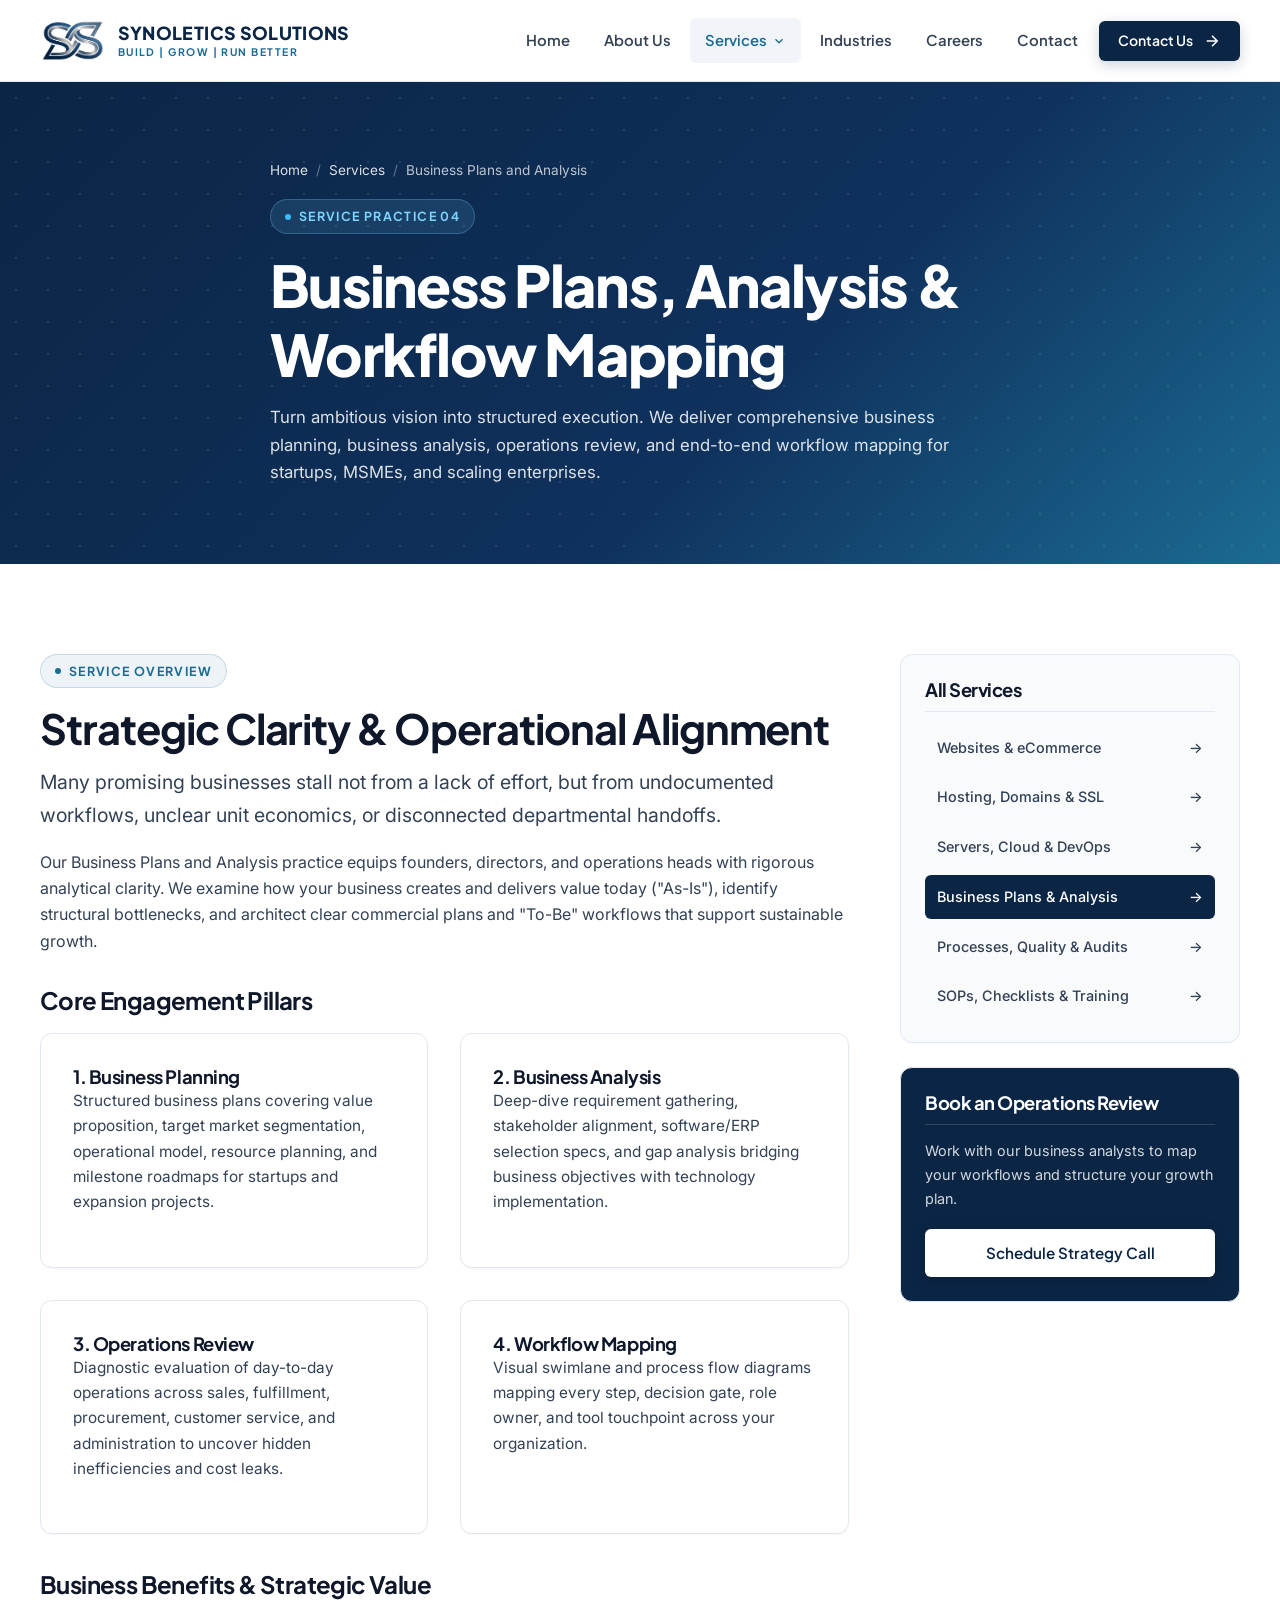
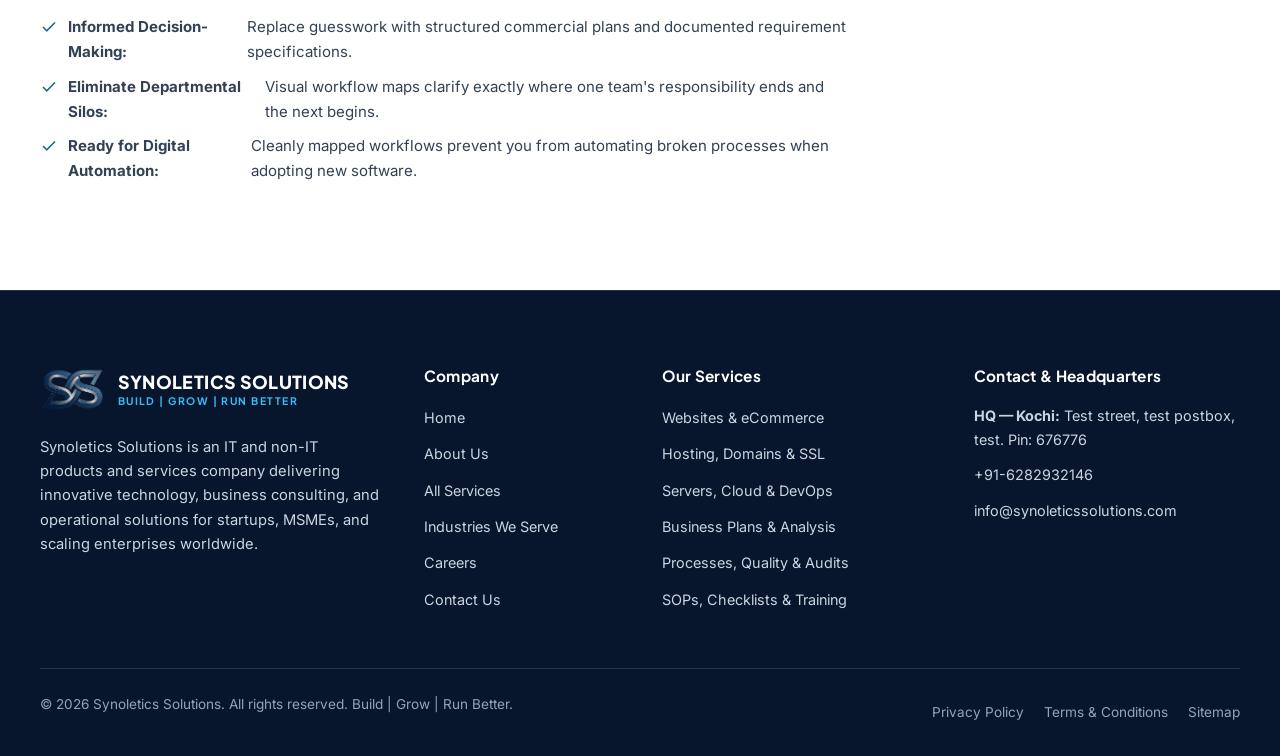
<file: services/business-plans-and-analysis.html>
<!DOCTYPE html>
<html lang="en">
<head>
  <meta charset="UTF-8" />
  <meta name="viewport" content="width=device-width, initial-scale=1.0" />
  <title>Business Plans and Analysis Services | Workflow Mapping — Synoletics Solutions</title>
  <meta name="description" content="Strategic Business Planning, Business Analysis, Operations Review, and Workflow Mapping services for startups, MSMEs, and scaling enterprises by Synoletics Solutions." />
  <meta name="keywords" content="Business Plans and Analysis, Business Consulting Services, Business Strategy Consulting, Operations Review, Workflow Mapping, Startup Consulting Services, SME Business Solutions, Synoletics Solutions" />
  <meta name="robots" content="index, follow" />
  <link rel="canonical" href="https://synoleticssolutions.com/services/business-plans-and-analysis.html" />

  <meta property="og:type" content="website" />
  <meta property="og:site_name" content="Synoletics Solutions" />
  <meta property="og:title" content="Business Plans, Analysis &amp; Workflow Mapping | Synoletics Solutions" />
  <meta property="og:description" content="Actionable business planning, business analysis, operations review, and cross-functional workflow mapping." />
  <meta property="og:url" content="https://synoleticssolutions.com/services/business-plans-and-analysis.html" />
  <meta property="og:image" content="https://synoleticssolutions.com/logo/logo.png" />

  <meta name="twitter:card" content="summary_large_image" />
  <meta name="twitter:title" content="Business Plans, Analysis &amp; Workflow Mapping | Synoletics Solutions" />
  <meta name="twitter:description" content="Strategic business plans, operations reviews, and workflow mapping for startups and SMEs." />
  <meta name="twitter:image" content="https://synoleticssolutions.com/logo/logo.png" />

  <link rel="icon" type="image/png" href="../logo/favicon.png" />
  <link rel="apple-touch-icon" href="../logo/logo-mark.png" />

  <link rel="preconnect" href="https://fonts.googleapis.com" />
  <link rel="preconnect" href="https://fonts.gstatic.com" crossorigin />
  <link href="https://fonts.googleapis.com/css2?family=Inter:wght@400;500;600;700&amp;family=Plus+Jakarta+Sans:wght@600;700;800&amp;display=swap" rel="stylesheet" />
  <link rel="stylesheet" href="../assets/css/styles.css" />

  <script type="application/ld+json">
  {
    "@context": "https://schema.org",
    "@type": "Service",
    "name": "Business Plans and Analysis",
    "provider": {
      "@type": "Organization",
      "name": "Synoletics Solutions",
      "url": "https://synoleticssolutions.com/"
    },
    "serviceType": "Business Planning, Business Analysis, Operations Review, and Workflow Mapping",
    "areaServed": "Worldwide"
  }
  </script>
</head>
<body>
  <a href="#main-content" class="skip-link">Skip to main content</a>

  <header class="site-header" role="banner">
    <div class="container header-inner">
      <a href="../index.html" class="brand-logo" aria-label="Synoletics Solutions Home">
        <img src="../logo/logo-mark.png" alt="Synoletics Solutions Logo" width="60" height="41" />
        <div class="brand-text">
          <span class="brand-name">Synoletics Solutions</span>
          <span class="brand-tagline">Build | Grow | Run Better</span>
        </div>
      </a>

      <button class="mobile-menu-toggle" type="button" aria-label="Toggle navigation menu" aria-expanded="false" aria-controls="primary-navigation">
        <svg viewBox="0 0 24 24" fill="none" stroke="currentColor" stroke-width="2" stroke-linecap="round"><path d="M4 7h16M4 12h16M4 17h16" /></svg>
      </button>

      <nav id="primary-navigation" class="main-nav" aria-label="Primary Navigation">
        <ul class="nav-list">
          <li class="nav-item"><a href="../index.html" class="nav-link">Home</a></li>
          <li class="nav-item"><a href="../about.html" class="nav-link">About Us</a></li>
          <li class="nav-item has-dropdown">
            <a href="../services.html" class="nav-link dropdown-trigger active" aria-haspopup="true" aria-expanded="false">
              Services
              <svg class="nav-caret" viewBox="0 0 24 24" fill="none" stroke="currentColor" stroke-width="2.2"><polyline points="6 9 12 15 18 9"></polyline></svg>
            </a>
            <div class="dropdown-menu" role="region" aria-label="Services Submenu">
              <div class="dropdown-header">
                <span>IT &amp; Non-IT Solutions Portfolio</span>
                <a href="../services.html">View All 6 Services &rarr;</a>
              </div>
              <div class="dropdown-grid">
                <a href="websites-and-ecommerce.html" class="dropdown-item">
                  <div class="dropdown-icon"><svg viewBox="0 0 24 24" fill="none" stroke="currentColor" stroke-width="2"><rect x="2" y="3" width="20" height="14" rx="2"/><path d="M8 21h8M12 17v4"/></svg></div>
                  <div><span class="dropdown-item-title">Websites &amp; eCommerce</span><span class="dropdown-item-desc">Custom web platforms, online stores &amp; Webettan SaaS</span></div>
                </a>
                <a href="hosting-domains-and-ssl.html" class="dropdown-item">
                  <div class="dropdown-icon"><svg viewBox="0 0 24 24" fill="none" stroke="currentColor" stroke-width="2"><path d="M12 22s8-4 8-10V5l-8-3-8 3v7c0 6 8 10 8 10z"/></svg></div>
                  <div><span class="dropdown-item-title">Hosting, Domains &amp; SSL</span><span class="dropdown-item-desc">Managed web hosting, DNS governance &amp; SSL security</span></div>
                </a>
                <a href="servers-cloud-and-devops.html" class="dropdown-item">
                  <div class="dropdown-icon"><svg viewBox="0 0 24 24" fill="none" stroke="currentColor" stroke-width="2"><path d="M17.5 19H9a7 7 0 1 1 6.71-9h1.79a4.5 4.5 0 1 1 0 9Z"/></svg></div>
                  <div><span class="dropdown-item-title">Servers, Cloud &amp; DevOps</span><span class="dropdown-item-desc">Cloud architecture, CI/CD pipelines &amp; server reliability</span></div>
                </a>
                <a href="business-plans-and-analysis.html" class="dropdown-item">
                  <div class="dropdown-icon"><svg viewBox="0 0 24 24" fill="none" stroke="currentColor" stroke-width="2"><path d="M3 3v18h18"/><path d="m19 9-5 5-4-4-3 3"/></svg></div>
                  <div><span class="dropdown-item-title">Business Plans &amp; Analysis</span><span class="dropdown-item-desc">Strategic roadmaps, operations review &amp; workflow mapping</span></div>
                </a>
                <a href="processes-quality-and-audit-readiness.html" class="dropdown-item">
                  <div class="dropdown-icon"><svg viewBox="0 0 24 24" fill="none" stroke="currentColor" stroke-width="2"><path d="M9 11l3 3L22 4"/><path d="M21 12v7a2 2 0 0 1-2 2H5a2 2 0 0 1-2-2V5a2 2 0 0 1 2-2h11"/></svg></div>
                  <div><span class="dropdown-item-title">Processes, Quality &amp; Audit Readiness</span><span class="dropdown-item-desc">Quality management, internal audits &amp; process streamlining</span></div>
                </a>
                <a href="sops-checklists-and-training.html" class="dropdown-item">
                  <div class="dropdown-icon"><svg viewBox="0 0 24 24" fill="none" stroke="currentColor" stroke-width="2"><path d="M14 2H6a2 2 0 0 0-2 2v16a2 2 0 0 0 2 2h12a2 2 0 0 0 2-2V8z"/><polyline points="14 2 14 8 20 8"/><line x1="16" y1="13" x2="8" y2="13"/><line x1="16" y1="17" x2="8" y2="17"/></svg></div>
                  <div><span class="dropdown-item-title">SOPs, Checklists &amp; Training</span><span class="dropdown-item-desc">Standard operating procedures &amp; workforce enablement</span></div>
                </a>
              </div>
            </div>
          </li>
          <li class="nav-item"><a href="../industries.html" class="nav-link">Industries</a></li>
          <li class="nav-item"><a href="../careers.html" class="nav-link">Careers</a></li>
          <li class="nav-item"><a href="../contact.html" class="nav-link">Contact</a></li>
        </ul>
        <div class="header-actions">
          <a href="../contact.html" class="btn btn-primary btn-sm">
            Contact Us
            <svg viewBox="0 0 24 24" fill="none" stroke="currentColor" stroke-width="2"><path d="M5 12h14M12 5l7 7-7 7"/></svg>
          </a>
        </div>
      </nav>
    </div>
  </header>

  <main id="main-content">
    <section class="page-hero" aria-labelledby="page-title">
      <div class="container page-hero-inner">
        <nav class="breadcrumb" aria-label="Breadcrumb">
          <a href="../index.html">Home</a>
          <span class="breadcrumb-sep">/</span>
          <a href="../services.html">Services</a>
          <span class="breadcrumb-sep">/</span>
          <span aria-current="page">Business Plans and Analysis</span>
        </nav>
        <span class="eyebrow eyebrow-light">Service Practice 04</span>
        <h1 id="page-title">Business Plans, Analysis &amp; Workflow Mapping</h1>
        <p>
          Turn ambitious vision into structured execution. We deliver comprehensive business planning, business analysis, operations review, and end-to-end workflow mapping for startups, MSMEs, and scaling enterprises.
        </p>
      </div>
    </section>

    <section class="section">
      <div class="container service-detail-layout">
        <div>
          <div class="reveal">
            <span class="eyebrow">Service Overview</span>
            <h2>Strategic Clarity &amp; Operational Alignment</h2>
            <p class="lead" style="margin-top: 12px;">
              Many promising businesses stall not from a lack of effort, but from undocumented workflows, unclear unit economics, or disconnected departmental handoffs.
            </p>
            <p>
              Our Business Plans and Analysis practice equips founders, directors, and operations heads with rigorous analytical clarity. We examine how your business creates and delivers value today ("As-Is"), identify structural bottlenecks, and architect clear commercial plans and "To-Be" workflows that support sustainable growth.
            </p>
          </div>

          <div class="reveal" style="margin-top: 32px;">
            <h3>Core Engagement Pillars</h3>
            <div class="grid grid-2" style="margin-top: 18px;">
              <div class="card">
                <h4>1. Business Planning</h4>
                <p>Structured business plans covering value proposition, target market segmentation, operational model, resource planning, and milestone roadmaps for startups and expansion projects.</p>
              </div>
              <div class="card">
                <h4>2. Business Analysis</h4>
                <p>Deep-dive requirement gathering, stakeholder alignment, software/ERP selection specs, and gap analysis bridging business objectives with technology implementation.</p>
              </div>
              <div class="card">
                <h4>3. Operations Review</h4>
                <p>Diagnostic evaluation of day-to-day operations across sales, fulfillment, procurement, customer service, and administration to uncover hidden inefficiencies and cost leaks.</p>
              </div>
              <div class="card">
                <h4>4. Workflow Mapping</h4>
                <p>Visual swimlane and process flow diagrams mapping every step, decision gate, role owner, and tool touchpoint across your organization.</p>
              </div>
            </div>
          </div>

          <div class="reveal" style="margin-top: 36px;">
            <h3>Business Benefits &amp; Strategic Value</h3>
            <ul class="check-list">
              <li><svg viewBox="0 0 24 24" fill="none" stroke="currentColor" stroke-width="2.2"><polyline points="20 6 9 17 4 12"/></svg><strong>Informed Decision-Making:</strong> Replace guesswork with structured commercial plans and documented requirement specifications.</li>
              <li><svg viewBox="0 0 24 24" fill="none" stroke="currentColor" stroke-width="2.2"><polyline points="20 6 9 17 4 12"/></svg><strong>Eliminate Departmental Silos:</strong> Visual workflow maps clarify exactly where one team's responsibility ends and the next begins.</li>
              <li><svg viewBox="0 0 24 24" fill="none" stroke="currentColor" stroke-width="2.2"><polyline points="20 6 9 17 4 12"/></svg><strong>Ready for Digital Automation:</strong> Cleanly mapped workflows prevent you from automating broken processes when adopting new software.</li>
            </ul>
          </div>
        </div>

        <aside class="service-sidebar" aria-label="Service Navigation Sidebar">
          <div class="sidebar-box">
            <h4>All Services</h4>
            <nav class="sidebar-nav">
              <a href="websites-and-ecommerce.html">Websites &amp; eCommerce <span>&rarr;</span></a>
              <a href="hosting-domains-and-ssl.html">Hosting, Domains &amp; SSL <span>&rarr;</span></a>
              <a href="servers-cloud-and-devops.html">Servers, Cloud &amp; DevOps <span>&rarr;</span></a>
              <a href="business-plans-and-analysis.html" class="active">Business Plans &amp; Analysis <span>&rarr;</span></a>
              <a href="processes-quality-and-audit-readiness.html">Processes, Quality &amp; Audits <span>&rarr;</span></a>
              <a href="sops-checklists-and-training.html">SOPs, Checklists &amp; Training <span>&rarr;</span></a>
            </nav>
          </div>

          <div class="sidebar-box" style="background: var(--color-primary); color: #fff;">
            <h4 style="color: #fff; border-color: rgba(255,255,255,0.15);">Book an Operations Review</h4>
            <p style="color: rgba(255,255,255,0.82); font-size: 0.9rem; margin-bottom: 18px;">
              Work with our business analysts to map your workflows and structure your growth plan.
            </p>
            <a href="../contact.html" class="btn btn-white" style="width: 100%;">Schedule Strategy Call</a>
          </div>
        </aside>
      </div>
    </section>
  </main>

  <footer class="site-footer" role="contentinfo">
    <div class="container">
      <div class="footer-grid">
        <div class="footer-brand">
          <a href="../index.html" class="brand-logo" aria-label="Synoletics Solutions Home">
            <img src="../logo/logo-mark.png" alt="Synoletics Solutions Logo" width="54" height="36" loading="lazy" />
            <div class="brand-text">
              <span class="brand-name">Synoletics Solutions</span>
              <span class="brand-tagline">Build | Grow | Run Better</span>
            </div>
          </a>
          <p class="footer-desc">
            Synoletics Solutions is an IT and non-IT products and services company delivering innovative technology, business consulting, and operational solutions for startups, MSMEs, and scaling enterprises worldwide.
          </p>
        </div>

        <div class="footer-col">
          <h4>Company</h4>
          <ul class="footer-links">
            <li><a href="../index.html">Home</a></li>
            <li><a href="../about.html">About Us</a></li>
            <li><a href="../services.html">All Services</a></li>
            <li><a href="../industries.html">Industries We Serve</a></li>
            <li><a href="../careers.html">Careers</a></li>
            <li><a href="../contact.html">Contact Us</a></li>
          </ul>
        </div>

        <div class="footer-col">
          <h4>Our Services</h4>
          <ul class="footer-links">
            <li><a href="websites-and-ecommerce.html">Websites &amp; eCommerce</a></li>
            <li><a href="hosting-domains-and-ssl.html">Hosting, Domains &amp; SSL</a></li>
            <li><a href="servers-cloud-and-devops.html">Servers, Cloud &amp; DevOps</a></li>
            <li><a href="business-plans-and-analysis.html">Business Plans &amp; Analysis</a></li>
            <li><a href="processes-quality-and-audit-readiness.html">Processes, Quality &amp; Audits</a></li>
            <li><a href="sops-checklists-and-training.html">SOPs, Checklists &amp; Training</a></li>
          </ul>
        </div>

        <div class="footer-col">
          <h4>Contact &amp; Headquarters</h4>
          <ul class="footer-contact-list">
            <li><span><strong>HQ — Kochi:</strong> Test street, test postbox, test. Pin: 676776</span></li>
            <li><a href="tel:+916282932146">+91-6282932146</a></li>
            <li><a href="mailto:info@synoleticssolutions.com">info@synoleticssolutions.com</a></li>
          </ul>
        </div>
      </div>

      <div class="footer-bottom">
        <p>&copy; 2026 Synoletics Solutions. All rights reserved. Build | Grow | Run Better.</p>
        <div class="footer-legal-links">
          <a href="../privacy-policy.html">Privacy Policy</a>
          <a href="../terms-and-conditions.html">Terms &amp; Conditions</a>
          <a href="../sitemap.xml">Sitemap</a>
        </div>
      </div>
    </div>
  </footer>

  <script src="../assets/js/config.js" defer></script>
  <script src="../assets/js/main.js" defer></script>
</body>
</html>
</file>
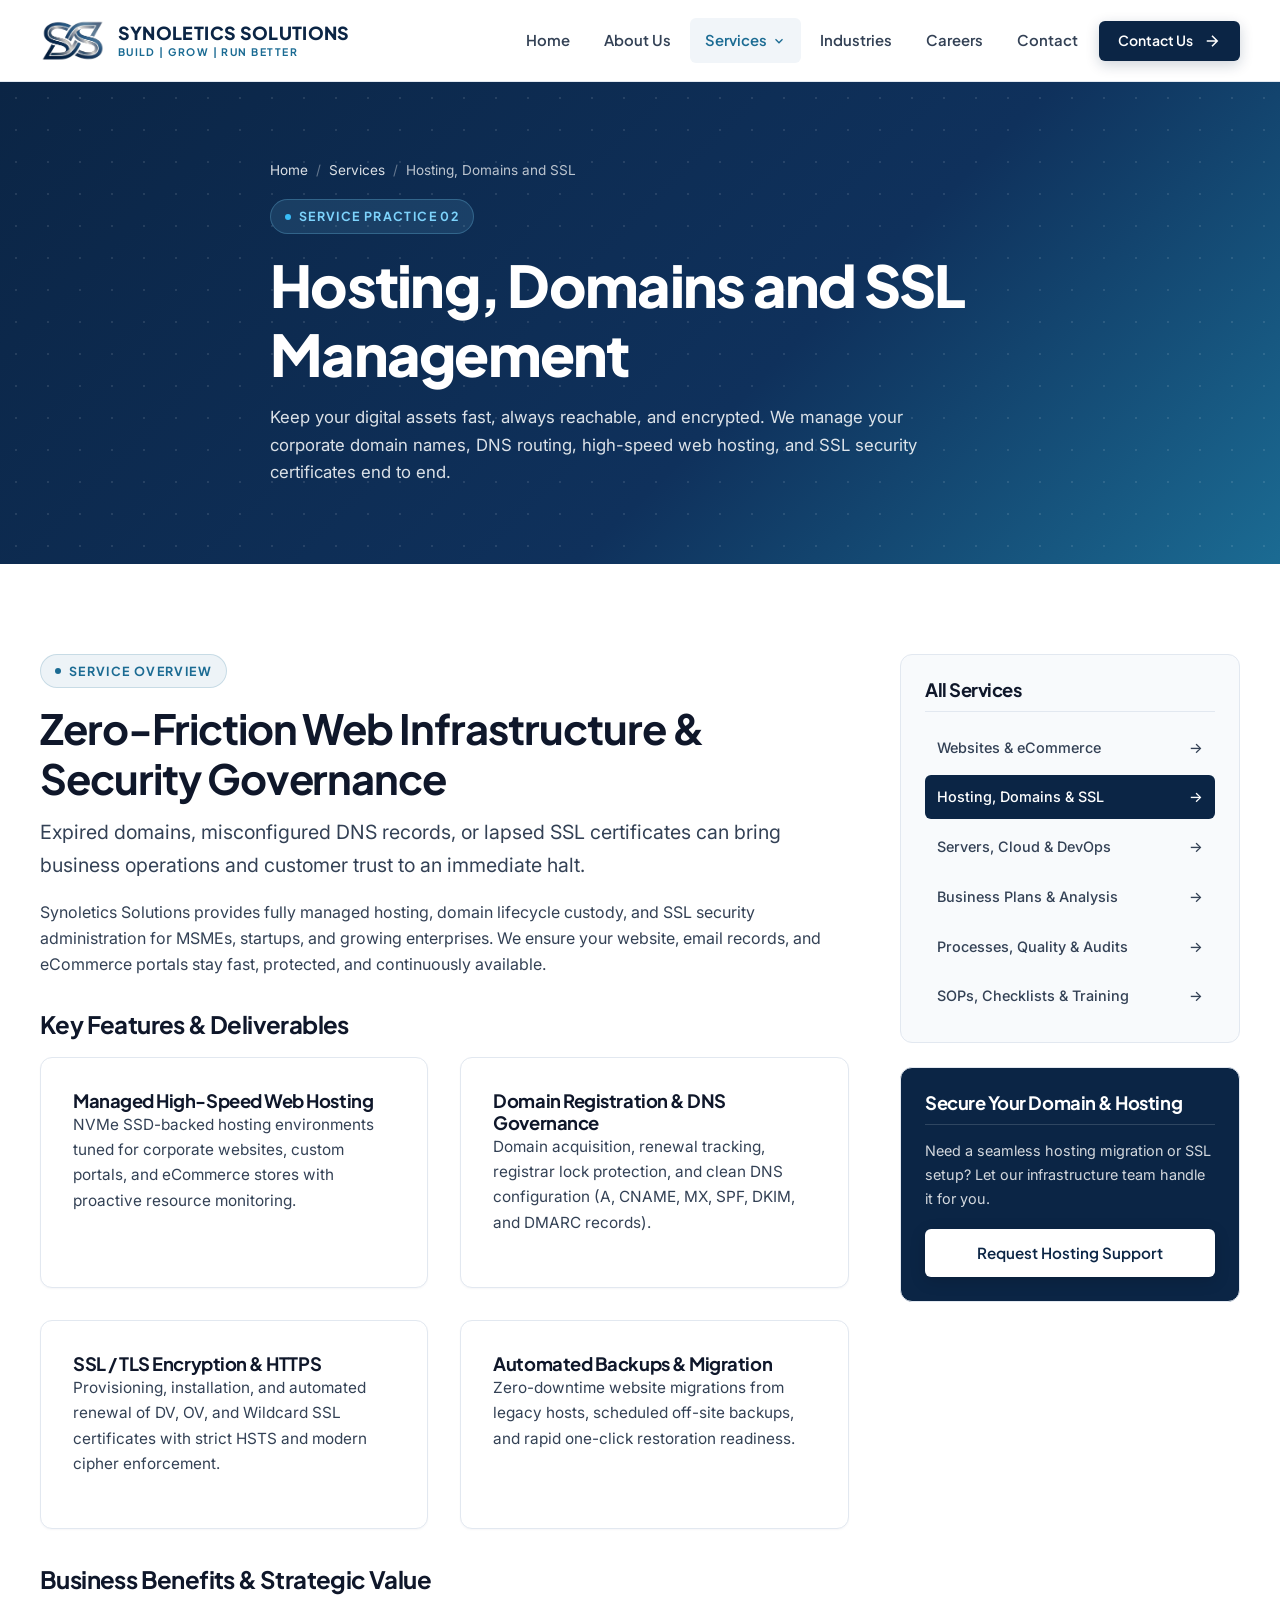
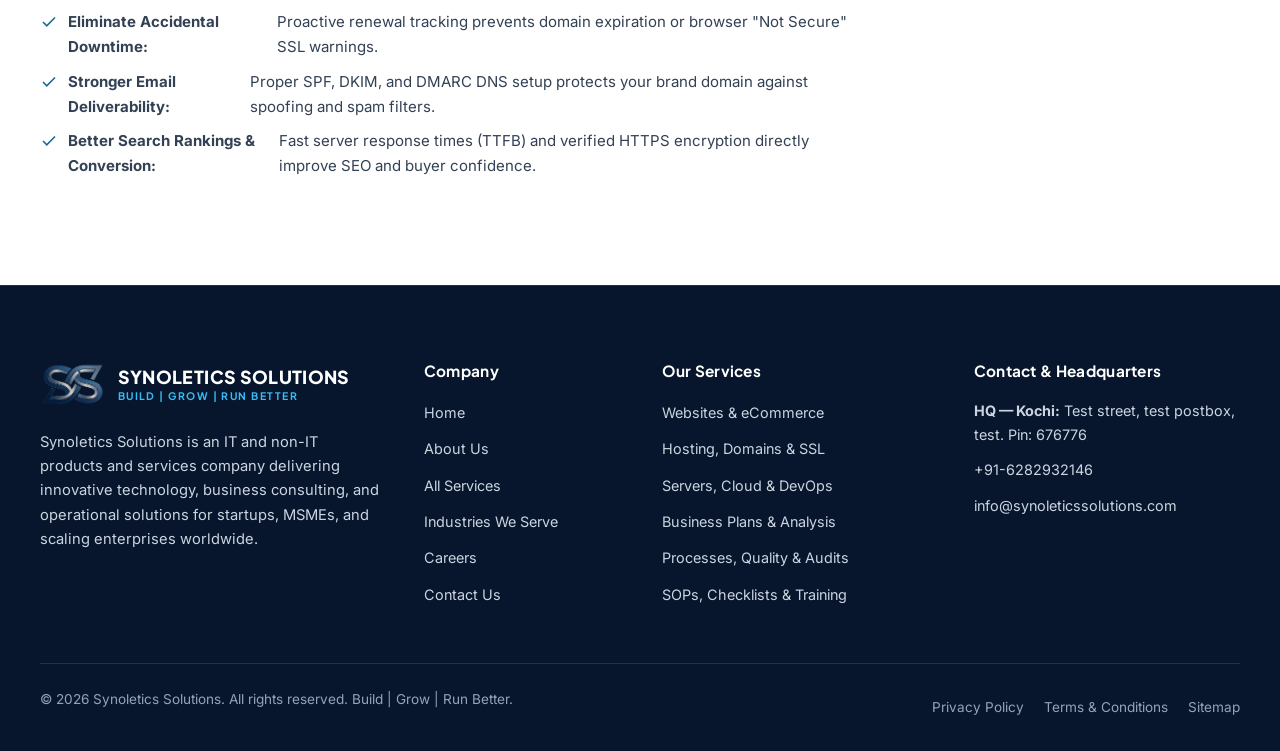
<file: services/hosting-domains-and-ssl.html>
<!DOCTYPE html>
<html lang="en">
<head>
  <meta charset="UTF-8" />
  <meta name="viewport" content="width=device-width, initial-scale=1.0" />
  <title>Hosting, Domains and SSL Services | Managed Web Infrastructure — Synoletics Solutions</title>
  <meta name="description" content="Secure managed web hosting, corporate domain registration, DNS governance, automated backups, and enterprise SSL certificates by Synoletics Solutions." />
  <meta name="keywords" content="Hosting Domains and SSL, Managed Web Hosting, SSL Certificate Installation, Domain Management Services, IT Infrastructure Consulting, Cost-Effective IT Solutions, Synoletics Solutions" />
  <meta name="robots" content="index, follow" />
  <link rel="canonical" href="https://synoleticssolutions.com/services/hosting-domains-and-ssl.html" />

  <meta property="og:type" content="website" />
  <meta property="og:site_name" content="Synoletics Solutions" />
  <meta property="og:title" content="Hosting, Domains &amp; SSL Security | Synoletics Solutions" />
  <meta property="og:description" content="High-availability web hosting, domain lifecycle protection, and automated SSL encryption for startups, MSMEs, and enterprises." />
  <meta property="og:url" content="https://synoleticssolutions.com/services/hosting-domains-and-ssl.html" />
  <meta property="og:image" content="https://synoleticssolutions.com/logo/logo.png" />

  <meta name="twitter:card" content="summary_large_image" />
  <meta name="twitter:title" content="Hosting, Domains &amp; SSL Security | Synoletics Solutions" />
  <meta name="twitter:description" content="Reliable hosting, domain DNS governance, and HTTPS encryption managed by Synoletics Solutions." />
  <meta name="twitter:image" content="https://synoleticssolutions.com/logo/logo.png" />

  <link rel="icon" type="image/png" href="../logo/favicon.png" />
  <link rel="apple-touch-icon" href="../logo/logo-mark.png" />

  <link rel="preconnect" href="https://fonts.googleapis.com" />
  <link rel="preconnect" href="https://fonts.gstatic.com" crossorigin />
  <link href="https://fonts.googleapis.com/css2?family=Inter:wght@400;500;600;700&amp;family=Plus+Jakarta+Sans:wght@600;700;800&amp;display=swap" rel="stylesheet" />
  <link rel="stylesheet" href="../assets/css/styles.css" />

  <script type="application/ld+json">
  {
    "@context": "https://schema.org",
    "@type": "Service",
    "name": "Hosting, Domains and SSL",
    "provider": {
      "@type": "Organization",
      "name": "Synoletics Solutions",
      "url": "https://synoleticssolutions.com/"
    },
    "serviceType": "Web Hosting, Domain Management, and SSL Security",
    "areaServed": "Worldwide"
  }
  </script>
</head>
<body>
  <a href="#main-content" class="skip-link">Skip to main content</a>

  <header class="site-header" role="banner">
    <div class="container header-inner">
      <a href="../index.html" class="brand-logo" aria-label="Synoletics Solutions Home">
        <img src="../logo/logo-mark.png" alt="Synoletics Solutions Logo" width="60" height="41" />
        <div class="brand-text">
          <span class="brand-name">Synoletics Solutions</span>
          <span class="brand-tagline">Build | Grow | Run Better</span>
        </div>
      </a>

      <button class="mobile-menu-toggle" type="button" aria-label="Toggle navigation menu" aria-expanded="false" aria-controls="primary-navigation">
        <svg viewBox="0 0 24 24" fill="none" stroke="currentColor" stroke-width="2" stroke-linecap="round"><path d="M4 7h16M4 12h16M4 17h16" /></svg>
      </button>

      <nav id="primary-navigation" class="main-nav" aria-label="Primary Navigation">
        <ul class="nav-list">
          <li class="nav-item"><a href="../index.html" class="nav-link">Home</a></li>
          <li class="nav-item"><a href="../about.html" class="nav-link">About Us</a></li>
          <li class="nav-item has-dropdown">
            <a href="../services.html" class="nav-link dropdown-trigger active" aria-haspopup="true" aria-expanded="false">
              Services
              <svg class="nav-caret" viewBox="0 0 24 24" fill="none" stroke="currentColor" stroke-width="2.2"><polyline points="6 9 12 15 18 9"></polyline></svg>
            </a>
            <div class="dropdown-menu" role="region" aria-label="Services Submenu">
              <div class="dropdown-header">
                <span>IT &amp; Non-IT Solutions Portfolio</span>
                <a href="../services.html">View All 6 Services &rarr;</a>
              </div>
              <div class="dropdown-grid">
                <a href="websites-and-ecommerce.html" class="dropdown-item">
                  <div class="dropdown-icon"><svg viewBox="0 0 24 24" fill="none" stroke="currentColor" stroke-width="2"><rect x="2" y="3" width="20" height="14" rx="2"/><path d="M8 21h8M12 17v4"/></svg></div>
                  <div><span class="dropdown-item-title">Websites &amp; eCommerce</span><span class="dropdown-item-desc">Custom web platforms, online stores &amp; Webettan SaaS</span></div>
                </a>
                <a href="hosting-domains-and-ssl.html" class="dropdown-item">
                  <div class="dropdown-icon"><svg viewBox="0 0 24 24" fill="none" stroke="currentColor" stroke-width="2"><path d="M12 22s8-4 8-10V5l-8-3-8 3v7c0 6 8 10 8 10z"/></svg></div>
                  <div><span class="dropdown-item-title">Hosting, Domains &amp; SSL</span><span class="dropdown-item-desc">Managed web hosting, DNS governance &amp; SSL security</span></div>
                </a>
                <a href="servers-cloud-and-devops.html" class="dropdown-item">
                  <div class="dropdown-icon"><svg viewBox="0 0 24 24" fill="none" stroke="currentColor" stroke-width="2"><path d="M17.5 19H9a7 7 0 1 1 6.71-9h1.79a4.5 4.5 0 1 1 0 9Z"/></svg></div>
                  <div><span class="dropdown-item-title">Servers, Cloud &amp; DevOps</span><span class="dropdown-item-desc">Cloud architecture, CI/CD pipelines &amp; server reliability</span></div>
                </a>
                <a href="business-plans-and-analysis.html" class="dropdown-item">
                  <div class="dropdown-icon"><svg viewBox="0 0 24 24" fill="none" stroke="currentColor" stroke-width="2"><path d="M3 3v18h18"/><path d="m19 9-5 5-4-4-3 3"/></svg></div>
                  <div><span class="dropdown-item-title">Business Plans &amp; Analysis</span><span class="dropdown-item-desc">Strategic roadmaps, operations review &amp; workflow mapping</span></div>
                </a>
                <a href="processes-quality-and-audit-readiness.html" class="dropdown-item">
                  <div class="dropdown-icon"><svg viewBox="0 0 24 24" fill="none" stroke="currentColor" stroke-width="2"><path d="M9 11l3 3L22 4"/><path d="M21 12v7a2 2 0 0 1-2 2H5a2 2 0 0 1-2-2V5a2 2 0 0 1 2-2h11"/></svg></div>
                  <div><span class="dropdown-item-title">Processes, Quality &amp; Audit Readiness</span><span class="dropdown-item-desc">Quality management, internal audits &amp; process streamlining</span></div>
                </a>
                <a href="sops-checklists-and-training.html" class="dropdown-item">
                  <div class="dropdown-icon"><svg viewBox="0 0 24 24" fill="none" stroke="currentColor" stroke-width="2"><path d="M14 2H6a2 2 0 0 0-2 2v16a2 2 0 0 0 2 2h12a2 2 0 0 0 2-2V8z"/><polyline points="14 2 14 8 20 8"/><line x1="16" y1="13" x2="8" y2="13"/><line x1="16" y1="17" x2="8" y2="17"/></svg></div>
                  <div><span class="dropdown-item-title">SOPs, Checklists &amp; Training</span><span class="dropdown-item-desc">Standard operating procedures &amp; workforce enablement</span></div>
                </a>
              </div>
            </div>
          </li>
          <li class="nav-item"><a href="../industries.html" class="nav-link">Industries</a></li>
          <li class="nav-item"><a href="../careers.html" class="nav-link">Careers</a></li>
          <li class="nav-item"><a href="../contact.html" class="nav-link">Contact</a></li>
        </ul>
        <div class="header-actions">
          <a href="../contact.html" class="btn btn-primary btn-sm">
            Contact Us
            <svg viewBox="0 0 24 24" fill="none" stroke="currentColor" stroke-width="2"><path d="M5 12h14M12 5l7 7-7 7"/></svg>
          </a>
        </div>
      </nav>
    </div>
  </header>

  <main id="main-content">
    <section class="page-hero" aria-labelledby="page-title">
      <div class="container page-hero-inner">
        <nav class="breadcrumb" aria-label="Breadcrumb">
          <a href="../index.html">Home</a>
          <span class="breadcrumb-sep">/</span>
          <a href="../services.html">Services</a>
          <span class="breadcrumb-sep">/</span>
          <span aria-current="page">Hosting, Domains and SSL</span>
        </nav>
        <span class="eyebrow eyebrow-light">Service Practice 02</span>
        <h1 id="page-title">Hosting, Domains and SSL Management</h1>
        <p>
          Keep your digital assets fast, always reachable, and encrypted. We manage your corporate domain names, DNS routing, high-speed web hosting, and SSL security certificates end to end.
        </p>
      </div>
    </section>

    <section class="section">
      <div class="container service-detail-layout">
        <div>
          <div class="reveal">
            <span class="eyebrow">Service Overview</span>
            <h2>Zero-Friction Web Infrastructure &amp; Security Governance</h2>
            <p class="lead" style="margin-top: 12px;">
              Expired domains, misconfigured DNS records, or lapsed SSL certificates can bring business operations and customer trust to an immediate halt.
            </p>
            <p>
              Synoletics Solutions provides fully managed hosting, domain lifecycle custody, and SSL security administration for MSMEs, startups, and growing enterprises. We ensure your website, email records, and eCommerce portals stay fast, protected, and continuously available.
            </p>
          </div>

          <div class="reveal" style="margin-top: 32px;">
            <h3>Key Features &amp; Deliverables</h3>
            <div class="grid grid-2" style="margin-top: 18px;">
              <div class="card">
                <h4>Managed High-Speed Web Hosting</h4>
                <p>NVMe SSD-backed hosting environments tuned for corporate websites, custom portals, and eCommerce stores with proactive resource monitoring.</p>
              </div>
              <div class="card">
                <h4>Domain Registration &amp; DNS Governance</h4>
                <p>Domain acquisition, renewal tracking, registrar lock protection, and clean DNS configuration (A, CNAME, MX, SPF, DKIM, and DMARC records).</p>
              </div>
              <div class="card">
                <h4>SSL / TLS Encryption &amp; HTTPS</h4>
                <p>Provisioning, installation, and automated renewal of DV, OV, and Wildcard SSL certificates with strict HSTS and modern cipher enforcement.</p>
              </div>
              <div class="card">
                <h4>Automated Backups &amp; Migration</h4>
                <p>Zero-downtime website migrations from legacy hosts, scheduled off-site backups, and rapid one-click restoration readiness.</p>
              </div>
            </div>
          </div>

          <div class="reveal" style="margin-top: 36px;">
            <h3>Business Benefits &amp; Strategic Value</h3>
            <ul class="check-list">
              <li><svg viewBox="0 0 24 24" fill="none" stroke="currentColor" stroke-width="2.2"><polyline points="20 6 9 17 4 12"/></svg><strong>Eliminate Accidental Downtime:</strong> Proactive renewal tracking prevents domain expiration or browser "Not Secure" SSL warnings.</li>
              <li><svg viewBox="0 0 24 24" fill="none" stroke="currentColor" stroke-width="2.2"><polyline points="20 6 9 17 4 12"/></svg><strong>Stronger Email Deliverability:</strong> Proper SPF, DKIM, and DMARC DNS setup protects your brand domain against spoofing and spam filters.</li>
              <li><svg viewBox="0 0 24 24" fill="none" stroke="currentColor" stroke-width="2.2"><polyline points="20 6 9 17 4 12"/></svg><strong>Better Search Rankings &amp; Conversion:</strong> Fast server response times (TTFB) and verified HTTPS encryption directly improve SEO and buyer confidence.</li>
            </ul>
          </div>
        </div>

        <aside class="service-sidebar" aria-label="Service Navigation Sidebar">
          <div class="sidebar-box">
            <h4>All Services</h4>
            <nav class="sidebar-nav">
              <a href="websites-and-ecommerce.html">Websites &amp; eCommerce <span>&rarr;</span></a>
              <a href="hosting-domains-and-ssl.html" class="active">Hosting, Domains &amp; SSL <span>&rarr;</span></a>
              <a href="servers-cloud-and-devops.html">Servers, Cloud &amp; DevOps <span>&rarr;</span></a>
              <a href="business-plans-and-analysis.html">Business Plans &amp; Analysis <span>&rarr;</span></a>
              <a href="processes-quality-and-audit-readiness.html">Processes, Quality &amp; Audits <span>&rarr;</span></a>
              <a href="sops-checklists-and-training.html">SOPs, Checklists &amp; Training <span>&rarr;</span></a>
            </nav>
          </div>

          <div class="sidebar-box" style="background: var(--color-primary); color: #fff;">
            <h4 style="color: #fff; border-color: rgba(255,255,255,0.15);">Secure Your Domain &amp; Hosting</h4>
            <p style="color: rgba(255,255,255,0.82); font-size: 0.9rem; margin-bottom: 18px;">
              Need a seamless hosting migration or SSL setup? Let our infrastructure team handle it for you.
            </p>
            <a href="../contact.html" class="btn btn-white" style="width: 100%;">Request Hosting Support</a>
          </div>
        </aside>
      </div>
    </section>
  </main>

  <footer class="site-footer" role="contentinfo">
    <div class="container">
      <div class="footer-grid">
        <div class="footer-brand">
          <a href="../index.html" class="brand-logo" aria-label="Synoletics Solutions Home">
            <img src="../logo/logo-mark.png" alt="Synoletics Solutions Logo" width="54" height="36" loading="lazy" />
            <div class="brand-text">
              <span class="brand-name">Synoletics Solutions</span>
              <span class="brand-tagline">Build | Grow | Run Better</span>
            </div>
          </a>
          <p class="footer-desc">
            Synoletics Solutions is an IT and non-IT products and services company delivering innovative technology, business consulting, and operational solutions for startups, MSMEs, and scaling enterprises worldwide.
          </p>
        </div>

        <div class="footer-col">
          <h4>Company</h4>
          <ul class="footer-links">
            <li><a href="../index.html">Home</a></li>
            <li><a href="../about.html">About Us</a></li>
            <li><a href="../services.html">All Services</a></li>
            <li><a href="../industries.html">Industries We Serve</a></li>
            <li><a href="../careers.html">Careers</a></li>
            <li><a href="../contact.html">Contact Us</a></li>
          </ul>
        </div>

        <div class="footer-col">
          <h4>Our Services</h4>
          <ul class="footer-links">
            <li><a href="websites-and-ecommerce.html">Websites &amp; eCommerce</a></li>
            <li><a href="hosting-domains-and-ssl.html">Hosting, Domains &amp; SSL</a></li>
            <li><a href="servers-cloud-and-devops.html">Servers, Cloud &amp; DevOps</a></li>
            <li><a href="business-plans-and-analysis.html">Business Plans &amp; Analysis</a></li>
            <li><a href="processes-quality-and-audit-readiness.html">Processes, Quality &amp; Audits</a></li>
            <li><a href="sops-checklists-and-training.html">SOPs, Checklists &amp; Training</a></li>
          </ul>
        </div>

        <div class="footer-col">
          <h4>Contact &amp; Headquarters</h4>
          <ul class="footer-contact-list">
            <li><span><strong>HQ — Kochi:</strong> Test street, test postbox, test. Pin: 676776</span></li>
            <li><a href="tel:+916282932146">+91-6282932146</a></li>
            <li><a href="mailto:info@synoleticssolutions.com">info@synoleticssolutions.com</a></li>
          </ul>
        </div>
      </div>

      <div class="footer-bottom">
        <p>&copy; 2026 Synoletics Solutions. All rights reserved. Build | Grow | Run Better.</p>
        <div class="footer-legal-links">
          <a href="../privacy-policy.html">Privacy Policy</a>
          <a href="../terms-and-conditions.html">Terms &amp; Conditions</a>
          <a href="../sitemap.xml">Sitemap</a>
        </div>
      </div>
    </div>
  </footer>

  <script src="../assets/js/config.js" defer></script>
  <script src="../assets/js/main.js" defer></script>
</body>
</html>
</file>
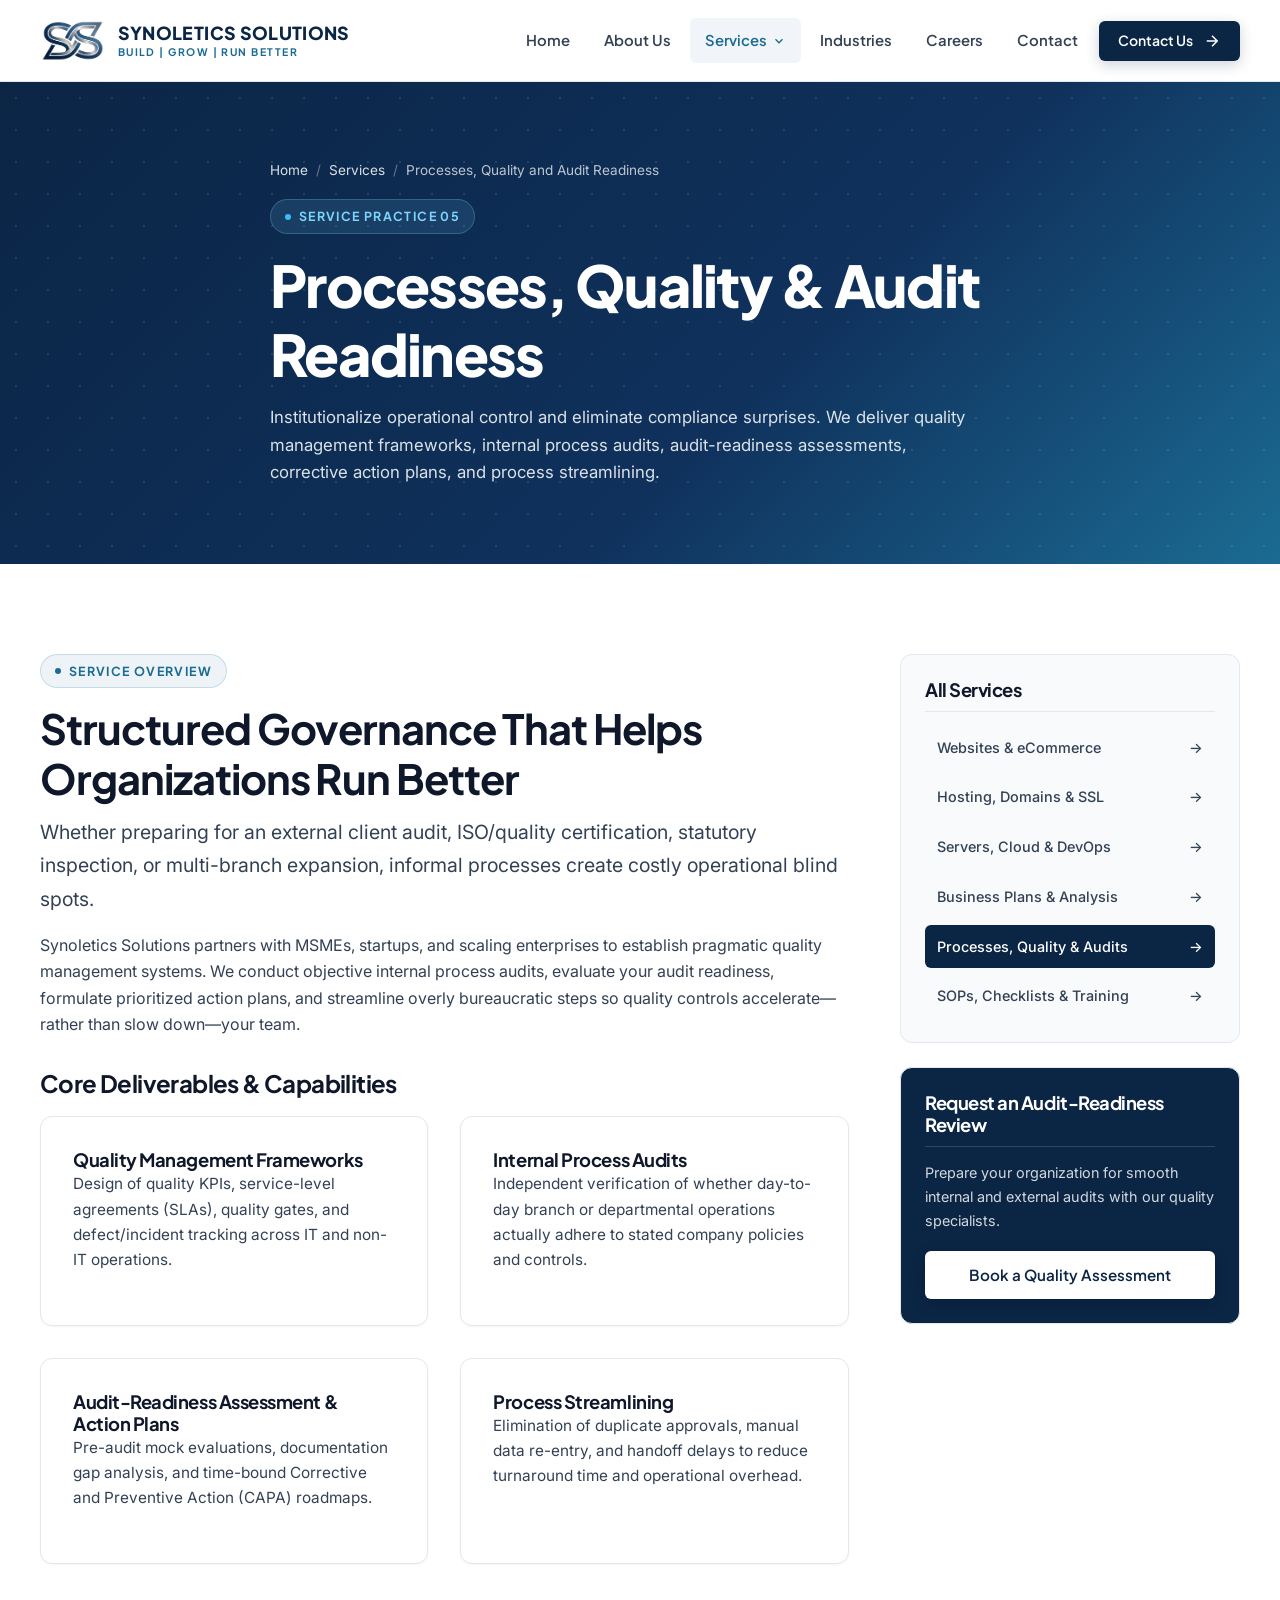
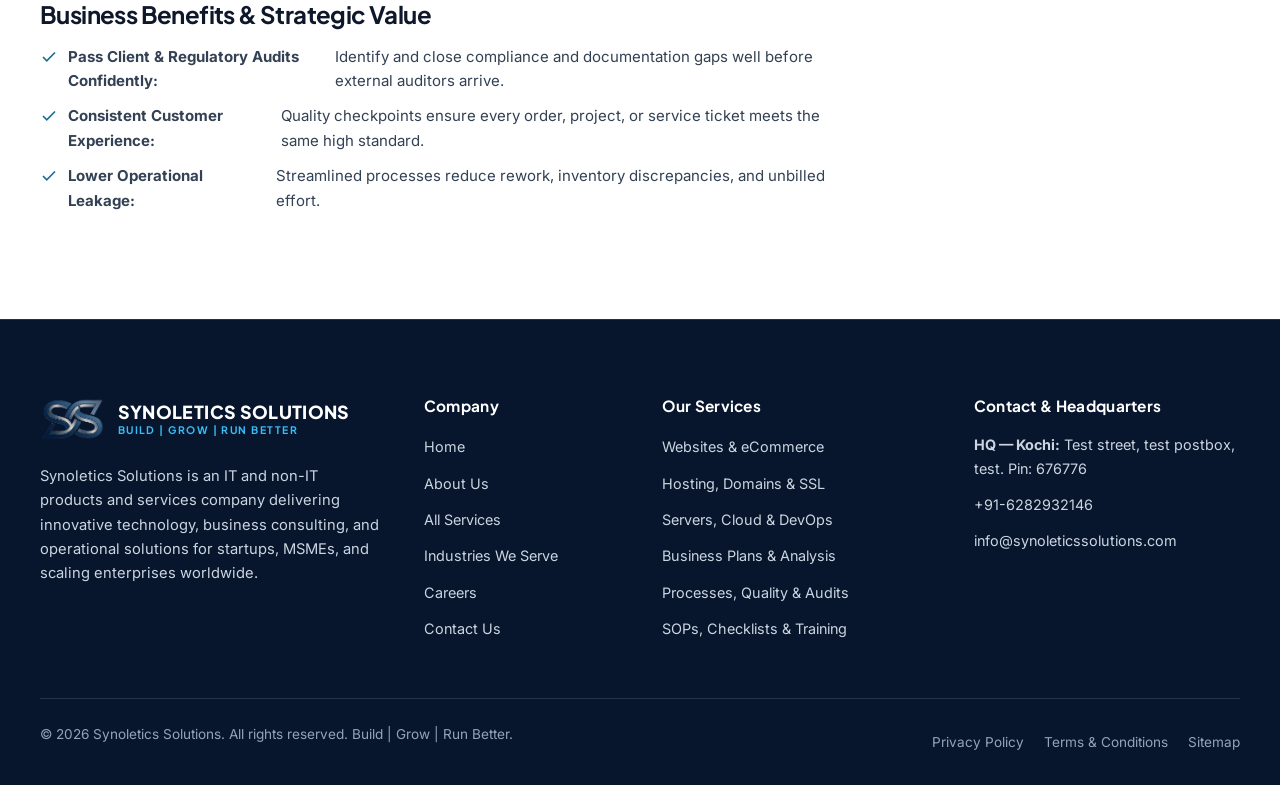
<file: services/processes-quality-and-audit-readiness.html>
<!DOCTYPE html>
<html lang="en">
<head>
  <meta charset="UTF-8" />
  <meta name="viewport" content="width=device-width, initial-scale=1.0" />
  <title>Processes, Quality and Audit Readiness | Internal Process Audits — Synoletics Solutions</title>
  <meta name="description" content="Quality Management, Internal Process Audits, Audit-Readiness Assessments, Corrective Action Plans, and Process Streamlining by Synoletics Solutions." />
  <meta name="keywords" content="Processes Quality and Audit Readiness, Quality Management Consulting, Internal Process Audits, Audit Readiness Assessment, Process Streamlining, Business Process Optimization, Operations Management Services, Synoletics Solutions" />
  <meta name="robots" content="index, follow" />
  <link rel="canonical" href="https://synoleticssolutions.com/services/processes-quality-and-audit-readiness.html" />

  <meta property="og:type" content="website" />
  <meta property="og:site_name" content="Synoletics Solutions" />
  <meta property="og:title" content="Processes, Quality &amp; Audit Readiness | Synoletics Solutions" />
  <meta property="og:description" content="Internal process audits, quality management frameworks, audit-readiness assessments, and process streamlining." />
  <meta property="og:url" content="https://synoleticssolutions.com/services/processes-quality-and-audit-readiness.html" />
  <meta property="og:image" content="https://synoleticssolutions.com/logo/logo.png" />

  <meta name="twitter:card" content="summary_large_image" />
  <meta name="twitter:title" content="Processes, Quality &amp; Audit Readiness | Synoletics Solutions" />
  <meta name="twitter:description" content="Build audit-ready processes and consistent operational quality across your organization." />
  <meta name="twitter:image" content="https://synoleticssolutions.com/logo/logo.png" />

  <link rel="icon" type="image/png" href="../logo/favicon.png" />
  <link rel="apple-touch-icon" href="../logo/logo-mark.png" />

  <link rel="preconnect" href="https://fonts.googleapis.com" />
  <link rel="preconnect" href="https://fonts.gstatic.com" crossorigin />
  <link href="https://fonts.googleapis.com/css2?family=Inter:wght@400;500;600;700&amp;family=Plus+Jakarta+Sans:wght@600;700;800&amp;display=swap" rel="stylesheet" />
  <link rel="stylesheet" href="../assets/css/styles.css" />

  <script type="application/ld+json">
  {
    "@context": "https://schema.org",
    "@type": "Service",
    "name": "Processes, Quality and Audit Readiness",
    "provider": {
      "@type": "Organization",
      "name": "Synoletics Solutions",
      "url": "https://synoleticssolutions.com/"
    },
    "serviceType": "Quality Management, Internal Process Audits, and Process Streamlining",
    "areaServed": "Worldwide"
  }
  </script>
</head>
<body>
  <a href="#main-content" class="skip-link">Skip to main content</a>

  <header class="site-header" role="banner">
    <div class="container header-inner">
      <a href="../index.html" class="brand-logo" aria-label="Synoletics Solutions Home">
        <img src="../logo/logo-mark.png" alt="Synoletics Solutions Logo" width="60" height="41" />
        <div class="brand-text">
          <span class="brand-name">Synoletics Solutions</span>
          <span class="brand-tagline">Build | Grow | Run Better</span>
        </div>
      </a>

      <button class="mobile-menu-toggle" type="button" aria-label="Toggle navigation menu" aria-expanded="false" aria-controls="primary-navigation">
        <svg viewBox="0 0 24 24" fill="none" stroke="currentColor" stroke-width="2" stroke-linecap="round"><path d="M4 7h16M4 12h16M4 17h16" /></svg>
      </button>

      <nav id="primary-navigation" class="main-nav" aria-label="Primary Navigation">
        <ul class="nav-list">
          <li class="nav-item"><a href="../index.html" class="nav-link">Home</a></li>
          <li class="nav-item"><a href="../about.html" class="nav-link">About Us</a></li>
          <li class="nav-item has-dropdown">
            <a href="../services.html" class="nav-link dropdown-trigger active" aria-haspopup="true" aria-expanded="false">
              Services
              <svg class="nav-caret" viewBox="0 0 24 24" fill="none" stroke="currentColor" stroke-width="2.2"><polyline points="6 9 12 15 18 9"></polyline></svg>
            </a>
            <div class="dropdown-menu" role="region" aria-label="Services Submenu">
              <div class="dropdown-header">
                <span>IT &amp; Non-IT Solutions Portfolio</span>
                <a href="../services.html">View All 6 Services &rarr;</a>
              </div>
              <div class="dropdown-grid">
                <a href="websites-and-ecommerce.html" class="dropdown-item">
                  <div class="dropdown-icon"><svg viewBox="0 0 24 24" fill="none" stroke="currentColor" stroke-width="2"><rect x="2" y="3" width="20" height="14" rx="2"/><path d="M8 21h8M12 17v4"/></svg></div>
                  <div><span class="dropdown-item-title">Websites &amp; eCommerce</span><span class="dropdown-item-desc">Custom web platforms, online stores &amp; Webettan SaaS</span></div>
                </a>
                <a href="hosting-domains-and-ssl.html" class="dropdown-item">
                  <div class="dropdown-icon"><svg viewBox="0 0 24 24" fill="none" stroke="currentColor" stroke-width="2"><path d="M12 22s8-4 8-10V5l-8-3-8 3v7c0 6 8 10 8 10z"/></svg></div>
                  <div><span class="dropdown-item-title">Hosting, Domains &amp; SSL</span><span class="dropdown-item-desc">Managed web hosting, DNS governance &amp; SSL security</span></div>
                </a>
                <a href="servers-cloud-and-devops.html" class="dropdown-item">
                  <div class="dropdown-icon"><svg viewBox="0 0 24 24" fill="none" stroke="currentColor" stroke-width="2"><path d="M17.5 19H9a7 7 0 1 1 6.71-9h1.79a4.5 4.5 0 1 1 0 9Z"/></svg></div>
                  <div><span class="dropdown-item-title">Servers, Cloud &amp; DevOps</span><span class="dropdown-item-desc">Cloud architecture, CI/CD pipelines &amp; server reliability</span></div>
                </a>
                <a href="business-plans-and-analysis.html" class="dropdown-item">
                  <div class="dropdown-icon"><svg viewBox="0 0 24 24" fill="none" stroke="currentColor" stroke-width="2"><path d="M3 3v18h18"/><path d="m19 9-5 5-4-4-3 3"/></svg></div>
                  <div><span class="dropdown-item-title">Business Plans &amp; Analysis</span><span class="dropdown-item-desc">Strategic roadmaps, operations review &amp; workflow mapping</span></div>
                </a>
                <a href="processes-quality-and-audit-readiness.html" class="dropdown-item">
                  <div class="dropdown-icon"><svg viewBox="0 0 24 24" fill="none" stroke="currentColor" stroke-width="2"><path d="M9 11l3 3L22 4"/><path d="M21 12v7a2 2 0 0 1-2 2H5a2 2 0 0 1-2-2V5a2 2 0 0 1 2-2h11"/></svg></div>
                  <div><span class="dropdown-item-title">Processes, Quality &amp; Audit Readiness</span><span class="dropdown-item-desc">Quality management, internal audits &amp; process streamlining</span></div>
                </a>
                <a href="sops-checklists-and-training.html" class="dropdown-item">
                  <div class="dropdown-icon"><svg viewBox="0 0 24 24" fill="none" stroke="currentColor" stroke-width="2"><path d="M14 2H6a2 2 0 0 0-2 2v16a2 2 0 0 0 2 2h12a2 2 0 0 0 2-2V8z"/><polyline points="14 2 14 8 20 8"/><line x1="16" y1="13" x2="8" y2="13"/><line x1="16" y1="17" x2="8" y2="17"/></svg></div>
                  <div><span class="dropdown-item-title">SOPs, Checklists &amp; Training</span><span class="dropdown-item-desc">Standard operating procedures &amp; workforce enablement</span></div>
                </a>
              </div>
            </div>
          </li>
          <li class="nav-item"><a href="../industries.html" class="nav-link">Industries</a></li>
          <li class="nav-item"><a href="../careers.html" class="nav-link">Careers</a></li>
          <li class="nav-item"><a href="../contact.html" class="nav-link">Contact</a></li>
        </ul>
        <div class="header-actions">
          <a href="../contact.html" class="btn btn-primary btn-sm">
            Contact Us
            <svg viewBox="0 0 24 24" fill="none" stroke="currentColor" stroke-width="2"><path d="M5 12h14M12 5l7 7-7 7"/></svg>
          </a>
        </div>
      </nav>
    </div>
  </header>

  <main id="main-content">
    <section class="page-hero" aria-labelledby="page-title">
      <div class="container page-hero-inner">
        <nav class="breadcrumb" aria-label="Breadcrumb">
          <a href="../index.html">Home</a>
          <span class="breadcrumb-sep">/</span>
          <a href="../services.html">Services</a>
          <span class="breadcrumb-sep">/</span>
          <span aria-current="page">Processes, Quality and Audit Readiness</span>
        </nav>
        <span class="eyebrow eyebrow-light">Service Practice 05</span>
        <h1 id="page-title">Processes, Quality &amp; Audit Readiness</h1>
        <p>
          Institutionalize operational control and eliminate compliance surprises. We deliver quality management frameworks, internal process audits, audit-readiness assessments, corrective action plans, and process streamlining.
        </p>
      </div>
    </section>

    <section class="section">
      <div class="container service-detail-layout">
        <div>
          <div class="reveal">
            <span class="eyebrow">Service Overview</span>
            <h2>Structured Governance That Helps Organizations Run Better</h2>
            <p class="lead" style="margin-top: 12px;">
              Whether preparing for an external client audit, ISO/quality certification, statutory inspection, or multi-branch expansion, informal processes create costly operational blind spots.
            </p>
            <p>
              Synoletics Solutions partners with MSMEs, startups, and scaling enterprises to establish pragmatic quality management systems. We conduct objective internal process audits, evaluate your audit readiness, formulate prioritized action plans, and streamline overly bureaucratic steps so quality controls accelerate—rather than slow down—your team.
            </p>
          </div>

          <div class="reveal" style="margin-top: 32px;">
            <h3>Core Deliverables &amp; Capabilities</h3>
            <div class="grid grid-2" style="margin-top: 18px;">
              <div class="card">
                <h4>Quality Management Frameworks</h4>
                <p>Design of quality KPIs, service-level agreements (SLAs), quality gates, and defect/incident tracking across IT and non-IT operations.</p>
              </div>
              <div class="card">
                <h4>Internal Process Audits</h4>
                <p>Independent verification of whether day-to-day branch or departmental operations actually adhere to stated company policies and controls.</p>
              </div>
              <div class="card">
                <h4>Audit-Readiness Assessment &amp; Action Plans</h4>
                <p>Pre-audit mock evaluations, documentation gap analysis, and time-bound Corrective and Preventive Action (CAPA) roadmaps.</p>
              </div>
              <div class="card">
                <h4>Process Streamlining</h4>
                <p>Elimination of duplicate approvals, manual data re-entry, and handoff delays to reduce turnaround time and operational overhead.</p>
              </div>
            </div>
          </div>

          <div class="reveal" style="margin-top: 36px;">
            <h3>Business Benefits &amp; Strategic Value</h3>
            <ul class="check-list">
              <li><svg viewBox="0 0 24 24" fill="none" stroke="currentColor" stroke-width="2.2"><polyline points="20 6 9 17 4 12"/></svg><strong>Pass Client &amp; Regulatory Audits Confidently:</strong> Identify and close compliance and documentation gaps well before external auditors arrive.</li>
              <li><svg viewBox="0 0 24 24" fill="none" stroke="currentColor" stroke-width="2.2"><polyline points="20 6 9 17 4 12"/></svg><strong>Consistent Customer Experience:</strong> Quality checkpoints ensure every order, project, or service ticket meets the same high standard.</li>
              <li><svg viewBox="0 0 24 24" fill="none" stroke="currentColor" stroke-width="2.2"><polyline points="20 6 9 17 4 12"/></svg><strong>Lower Operational Leakage:</strong> Streamlined processes reduce rework, inventory discrepancies, and unbilled effort.</li>
            </ul>
          </div>
        </div>

        <aside class="service-sidebar" aria-label="Service Navigation Sidebar">
          <div class="sidebar-box">
            <h4>All Services</h4>
            <nav class="sidebar-nav">
              <a href="websites-and-ecommerce.html">Websites &amp; eCommerce <span>&rarr;</span></a>
              <a href="hosting-domains-and-ssl.html">Hosting, Domains &amp; SSL <span>&rarr;</span></a>
              <a href="servers-cloud-and-devops.html">Servers, Cloud &amp; DevOps <span>&rarr;</span></a>
              <a href="business-plans-and-analysis.html">Business Plans &amp; Analysis <span>&rarr;</span></a>
              <a href="processes-quality-and-audit-readiness.html" class="active">Processes, Quality &amp; Audits <span>&rarr;</span></a>
              <a href="sops-checklists-and-training.html">SOPs, Checklists &amp; Training <span>&rarr;</span></a>
            </nav>
          </div>

          <div class="sidebar-box" style="background: var(--color-primary); color: #fff;">
            <h4 style="color: #fff; border-color: rgba(255,255,255,0.15);">Request an Audit-Readiness Review</h4>
            <p style="color: rgba(255,255,255,0.82); font-size: 0.9rem; margin-bottom: 18px;">
              Prepare your organization for smooth internal and external audits with our quality specialists.
            </p>
            <a href="../contact.html" class="btn btn-white" style="width: 100%;">Book a Quality Assessment</a>
          </div>
        </aside>
      </div>
    </section>
  </main>

  <footer class="site-footer" role="contentinfo">
    <div class="container">
      <div class="footer-grid">
        <div class="footer-brand">
          <a href="../index.html" class="brand-logo" aria-label="Synoletics Solutions Home">
            <img src="../logo/logo-mark.png" alt="Synoletics Solutions Logo" width="54" height="36" loading="lazy" />
            <div class="brand-text">
              <span class="brand-name">Synoletics Solutions</span>
              <span class="brand-tagline">Build | Grow | Run Better</span>
            </div>
          </a>
          <p class="footer-desc">
            Synoletics Solutions is an IT and non-IT products and services company delivering innovative technology, business consulting, and operational solutions for startups, MSMEs, and scaling enterprises worldwide.
          </p>
        </div>

        <div class="footer-col">
          <h4>Company</h4>
          <ul class="footer-links">
            <li><a href="../index.html">Home</a></li>
            <li><a href="../about.html">About Us</a></li>
            <li><a href="../services.html">All Services</a></li>
            <li><a href="../industries.html">Industries We Serve</a></li>
            <li><a href="../careers.html">Careers</a></li>
            <li><a href="../contact.html">Contact Us</a></li>
          </ul>
        </div>

        <div class="footer-col">
          <h4>Our Services</h4>
          <ul class="footer-links">
            <li><a href="websites-and-ecommerce.html">Websites &amp; eCommerce</a></li>
            <li><a href="hosting-domains-and-ssl.html">Hosting, Domains &amp; SSL</a></li>
            <li><a href="servers-cloud-and-devops.html">Servers, Cloud &amp; DevOps</a></li>
            <li><a href="business-plans-and-analysis.html">Business Plans &amp; Analysis</a></li>
            <li><a href="processes-quality-and-audit-readiness.html">Processes, Quality &amp; Audits</a></li>
            <li><a href="sops-checklists-and-training.html">SOPs, Checklists &amp; Training</a></li>
          </ul>
        </div>

        <div class="footer-col">
          <h4>Contact &amp; Headquarters</h4>
          <ul class="footer-contact-list">
            <li><span><strong>HQ — Kochi:</strong> Test street, test postbox, test. Pin: 676776</span></li>
            <li><a href="tel:+916282932146">+91-6282932146</a></li>
            <li><a href="mailto:info@synoleticssolutions.com">info@synoleticssolutions.com</a></li>
          </ul>
        </div>
      </div>

      <div class="footer-bottom">
        <p>&copy; 2026 Synoletics Solutions. All rights reserved. Build | Grow | Run Better.</p>
        <div class="footer-legal-links">
          <a href="../privacy-policy.html">Privacy Policy</a>
          <a href="../terms-and-conditions.html">Terms &amp; Conditions</a>
          <a href="../sitemap.xml">Sitemap</a>
        </div>
      </div>
    </div>
  </footer>

  <script src="../assets/js/config.js" defer></script>
  <script src="../assets/js/main.js" defer></script>
</body>
</html>
</file>
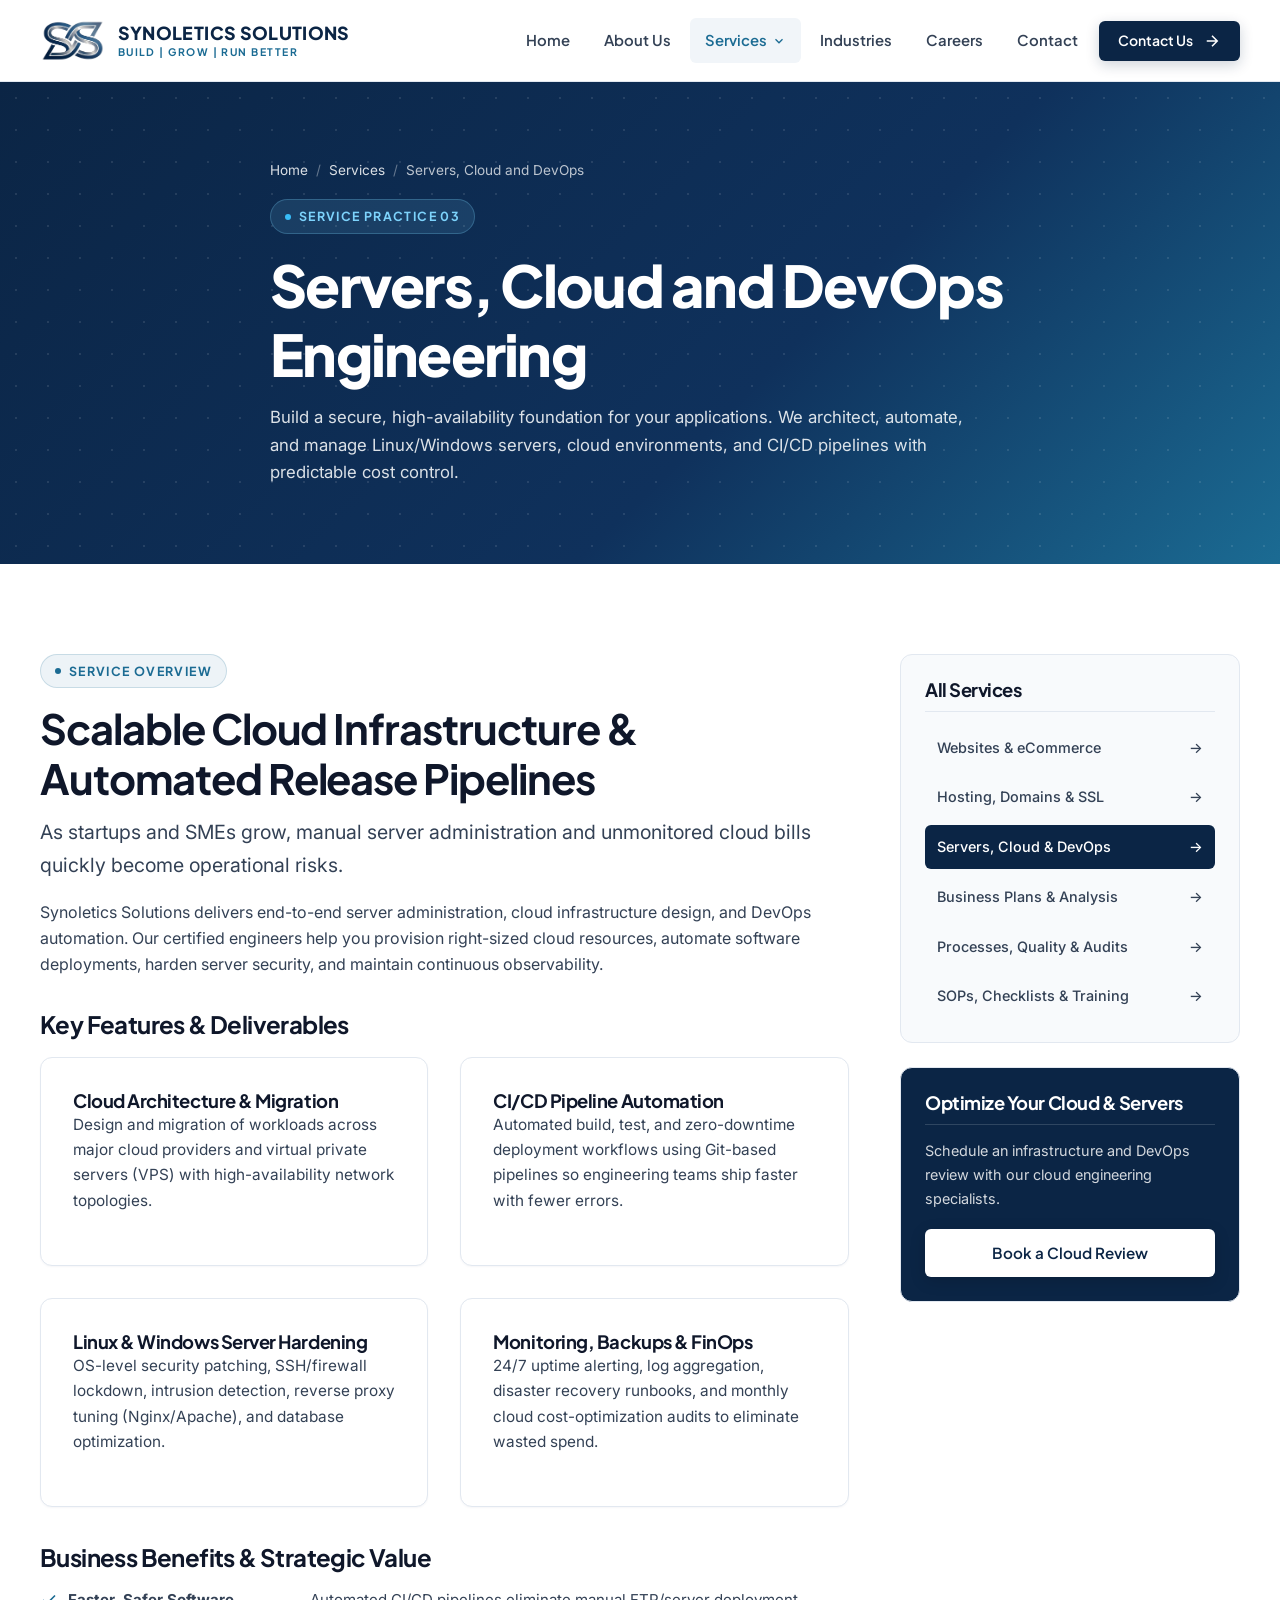
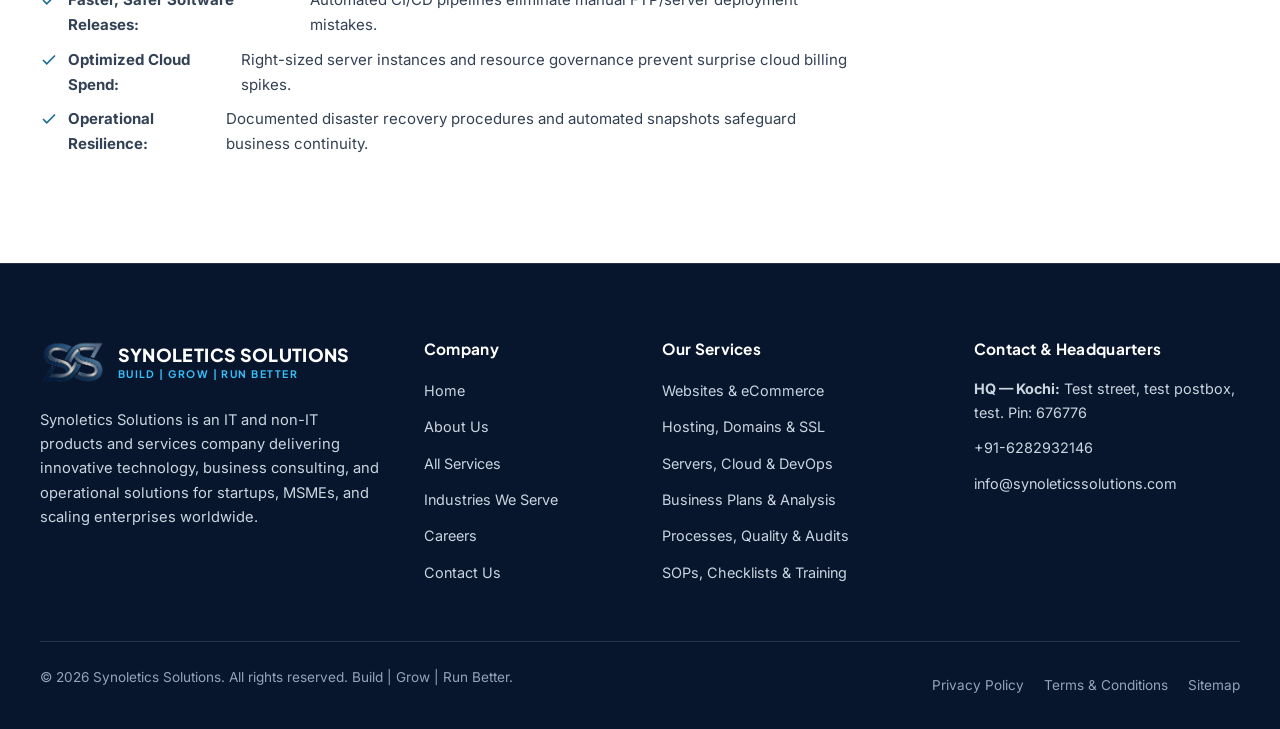
<file: services/servers-cloud-and-devops.html>
<!DOCTYPE html>
<html lang="en">
<head>
  <meta charset="UTF-8" />
  <meta name="viewport" content="width=device-width, initial-scale=1.0" />
  <title>Servers, Cloud and DevOps Services | Cloud Infrastructure — Synoletics Solutions</title>
  <meta name="description" content="Enterprise-grade Server Management, Cloud Architecture, CI/CD DevOps Automation, Containerization, and Infrastructure Security by Synoletics Solutions." />
  <meta name="keywords" content="Servers Cloud and DevOps, Cloud Infrastructure Consulting, DevOps Automation Services, Linux Server Management, Scalable Technology Solutions, IT Infrastructure Consulting, Synoletics Solutions" />
  <meta name="robots" content="index, follow" />
  <link rel="canonical" href="https://synoleticssolutions.com/services/servers-cloud-and-devops.html" />

  <meta property="og:type" content="website" />
  <meta property="og:site_name" content="Synoletics Solutions" />
  <meta property="og:title" content="Servers, Cloud &amp; DevOps Engineering | Synoletics Solutions" />
  <meta property="og:description" content="Resilient cloud architecture, automated CI/CD pipelines, and hardened server operations for startups, MSMEs, and scaling enterprises." />
  <meta property="og:url" content="https://synoleticssolutions.com/services/servers-cloud-and-devops.html" />
  <meta property="og:image" content="https://synoleticssolutions.com/logo/logo.png" />

  <meta name="twitter:card" content="summary_large_image" />
  <meta name="twitter:title" content="Servers, Cloud &amp; DevOps Engineering | Synoletics Solutions" />
  <meta name="twitter:description" content="Scale confidently with managed servers, cloud architecture, and CI/CD automation." />
  <meta name="twitter:image" content="https://synoleticssolutions.com/logo/logo.png" />

  <link rel="icon" type="image/png" href="../logo/favicon.png" />
  <link rel="apple-touch-icon" href="../logo/logo-mark.png" />

  <link rel="preconnect" href="https://fonts.googleapis.com" />
  <link rel="preconnect" href="https://fonts.gstatic.com" crossorigin />
  <link href="https://fonts.googleapis.com/css2?family=Inter:wght@400;500;600;700&amp;family=Plus+Jakarta+Sans:wght@600;700;800&amp;display=swap" rel="stylesheet" />
  <link rel="stylesheet" href="../assets/css/styles.css" />

  <script type="application/ld+json">
  {
    "@context": "https://schema.org",
    "@type": "Service",
    "name": "Servers, Cloud and DevOps",
    "provider": {
      "@type": "Organization",
      "name": "Synoletics Solutions",
      "url": "https://synoleticssolutions.com/"
    },
    "serviceType": "Cloud Computing, Server Administration, and DevOps Engineering",
    "areaServed": "Worldwide"
  }
  </script>
</head>
<body>
  <a href="#main-content" class="skip-link">Skip to main content</a>

  <header class="site-header" role="banner">
    <div class="container header-inner">
      <a href="../index.html" class="brand-logo" aria-label="Synoletics Solutions Home">
        <img src="../logo/logo-mark.png" alt="Synoletics Solutions Logo" width="60" height="41" />
        <div class="brand-text">
          <span class="brand-name">Synoletics Solutions</span>
          <span class="brand-tagline">Build | Grow | Run Better</span>
        </div>
      </a>

      <button class="mobile-menu-toggle" type="button" aria-label="Toggle navigation menu" aria-expanded="false" aria-controls="primary-navigation">
        <svg viewBox="0 0 24 24" fill="none" stroke="currentColor" stroke-width="2" stroke-linecap="round"><path d="M4 7h16M4 12h16M4 17h16" /></svg>
      </button>

      <nav id="primary-navigation" class="main-nav" aria-label="Primary Navigation">
        <ul class="nav-list">
          <li class="nav-item"><a href="../index.html" class="nav-link">Home</a></li>
          <li class="nav-item"><a href="../about.html" class="nav-link">About Us</a></li>
          <li class="nav-item has-dropdown">
            <a href="../services.html" class="nav-link dropdown-trigger active" aria-haspopup="true" aria-expanded="false">
              Services
              <svg class="nav-caret" viewBox="0 0 24 24" fill="none" stroke="currentColor" stroke-width="2.2"><polyline points="6 9 12 15 18 9"></polyline></svg>
            </a>
            <div class="dropdown-menu" role="region" aria-label="Services Submenu">
              <div class="dropdown-header">
                <span>IT &amp; Non-IT Solutions Portfolio</span>
                <a href="../services.html">View All 6 Services &rarr;</a>
              </div>
              <div class="dropdown-grid">
                <a href="websites-and-ecommerce.html" class="dropdown-item">
                  <div class="dropdown-icon"><svg viewBox="0 0 24 24" fill="none" stroke="currentColor" stroke-width="2"><rect x="2" y="3" width="20" height="14" rx="2"/><path d="M8 21h8M12 17v4"/></svg></div>
                  <div><span class="dropdown-item-title">Websites &amp; eCommerce</span><span class="dropdown-item-desc">Custom web platforms, online stores &amp; Webettan SaaS</span></div>
                </a>
                <a href="hosting-domains-and-ssl.html" class="dropdown-item">
                  <div class="dropdown-icon"><svg viewBox="0 0 24 24" fill="none" stroke="currentColor" stroke-width="2"><path d="M12 22s8-4 8-10V5l-8-3-8 3v7c0 6 8 10 8 10z"/></svg></div>
                  <div><span class="dropdown-item-title">Hosting, Domains &amp; SSL</span><span class="dropdown-item-desc">Managed web hosting, DNS governance &amp; SSL security</span></div>
                </a>
                <a href="servers-cloud-and-devops.html" class="dropdown-item">
                  <div class="dropdown-icon"><svg viewBox="0 0 24 24" fill="none" stroke="currentColor" stroke-width="2"><path d="M17.5 19H9a7 7 0 1 1 6.71-9h1.79a4.5 4.5 0 1 1 0 9Z"/></svg></div>
                  <div><span class="dropdown-item-title">Servers, Cloud &amp; DevOps</span><span class="dropdown-item-desc">Cloud architecture, CI/CD pipelines &amp; server reliability</span></div>
                </a>
                <a href="business-plans-and-analysis.html" class="dropdown-item">
                  <div class="dropdown-icon"><svg viewBox="0 0 24 24" fill="none" stroke="currentColor" stroke-width="2"><path d="M3 3v18h18"/><path d="m19 9-5 5-4-4-3 3"/></svg></div>
                  <div><span class="dropdown-item-title">Business Plans &amp; Analysis</span><span class="dropdown-item-desc">Strategic roadmaps, operations review &amp; workflow mapping</span></div>
                </a>
                <a href="processes-quality-and-audit-readiness.html" class="dropdown-item">
                  <div class="dropdown-icon"><svg viewBox="0 0 24 24" fill="none" stroke="currentColor" stroke-width="2"><path d="M9 11l3 3L22 4"/><path d="M21 12v7a2 2 0 0 1-2 2H5a2 2 0 0 1-2-2V5a2 2 0 0 1 2-2h11"/></svg></div>
                  <div><span class="dropdown-item-title">Processes, Quality &amp; Audit Readiness</span><span class="dropdown-item-desc">Quality management, internal audits &amp; process streamlining</span></div>
                </a>
                <a href="sops-checklists-and-training.html" class="dropdown-item">
                  <div class="dropdown-icon"><svg viewBox="0 0 24 24" fill="none" stroke="currentColor" stroke-width="2"><path d="M14 2H6a2 2 0 0 0-2 2v16a2 2 0 0 0 2 2h12a2 2 0 0 0 2-2V8z"/><polyline points="14 2 14 8 20 8"/><line x1="16" y1="13" x2="8" y2="13"/><line x1="16" y1="17" x2="8" y2="17"/></svg></div>
                  <div><span class="dropdown-item-title">SOPs, Checklists &amp; Training</span><span class="dropdown-item-desc">Standard operating procedures &amp; workforce enablement</span></div>
                </a>
              </div>
            </div>
          </li>
          <li class="nav-item"><a href="../industries.html" class="nav-link">Industries</a></li>
          <li class="nav-item"><a href="../careers.html" class="nav-link">Careers</a></li>
          <li class="nav-item"><a href="../contact.html" class="nav-link">Contact</a></li>
        </ul>
        <div class="header-actions">
          <a href="../contact.html" class="btn btn-primary btn-sm">
            Contact Us
            <svg viewBox="0 0 24 24" fill="none" stroke="currentColor" stroke-width="2"><path d="M5 12h14M12 5l7 7-7 7"/></svg>
          </a>
        </div>
      </nav>
    </div>
  </header>

  <main id="main-content">
    <section class="page-hero" aria-labelledby="page-title">
      <div class="container page-hero-inner">
        <nav class="breadcrumb" aria-label="Breadcrumb">
          <a href="../index.html">Home</a>
          <span class="breadcrumb-sep">/</span>
          <a href="../services.html">Services</a>
          <span class="breadcrumb-sep">/</span>
          <span aria-current="page">Servers, Cloud and DevOps</span>
        </nav>
        <span class="eyebrow eyebrow-light">Service Practice 03</span>
        <h1 id="page-title">Servers, Cloud and DevOps Engineering</h1>
        <p>
          Build a secure, high-availability foundation for your applications. We architect, automate, and manage Linux/Windows servers, cloud environments, and CI/CD pipelines with predictable cost control.
        </p>
      </div>
    </section>

    <section class="section">
      <div class="container service-detail-layout">
        <div>
          <div class="reveal">
            <span class="eyebrow">Service Overview</span>
            <h2>Scalable Cloud Infrastructure &amp; Automated Release Pipelines</h2>
            <p class="lead" style="margin-top: 12px;">
              As startups and SMEs grow, manual server administration and unmonitored cloud bills quickly become operational risks.
            </p>
            <p>
              Synoletics Solutions delivers end-to-end server administration, cloud infrastructure design, and DevOps automation. Our certified engineers help you provision right-sized cloud resources, automate software deployments, harden server security, and maintain continuous observability.
            </p>
          </div>

          <div class="reveal" style="margin-top: 32px;">
            <h3>Key Features &amp; Deliverables</h3>
            <div class="grid grid-2" style="margin-top: 18px;">
              <div class="card">
                <h4>Cloud Architecture &amp; Migration</h4>
                <p>Design and migration of workloads across major cloud providers and virtual private servers (VPS) with high-availability network topologies.</p>
              </div>
              <div class="card">
                <h4>CI/CD Pipeline Automation</h4>
                <p>Automated build, test, and zero-downtime deployment workflows using Git-based pipelines so engineering teams ship faster with fewer errors.</p>
              </div>
              <div class="card">
                <h4>Linux &amp; Windows Server Hardening</h4>
                <p>OS-level security patching, SSH/firewall lockdown, intrusion detection, reverse proxy tuning (Nginx/Apache), and database optimization.</p>
              </div>
              <div class="card">
                <h4>Monitoring, Backups &amp; FinOps</h4>
                <p>24/7 uptime alerting, log aggregation, disaster recovery runbooks, and monthly cloud cost-optimization audits to eliminate wasted spend.</p>
              </div>
            </div>
          </div>

          <div class="reveal" style="margin-top: 36px;">
            <h3>Business Benefits &amp; Strategic Value</h3>
            <ul class="check-list">
              <li><svg viewBox="0 0 24 24" fill="none" stroke="currentColor" stroke-width="2.2"><polyline points="20 6 9 17 4 12"/></svg><strong>Faster, Safer Software Releases:</strong> Automated CI/CD pipelines eliminate manual FTP/server deployment mistakes.</li>
              <li><svg viewBox="0 0 24 24" fill="none" stroke="currentColor" stroke-width="2.2"><polyline points="20 6 9 17 4 12"/></svg><strong>Optimized Cloud Spend:</strong> Right-sized server instances and resource governance prevent surprise cloud billing spikes.</li>
              <li><svg viewBox="0 0 24 24" fill="none" stroke="currentColor" stroke-width="2.2"><polyline points="20 6 9 17 4 12"/></svg><strong>Operational Resilience:</strong> Documented disaster recovery procedures and automated snapshots safeguard business continuity.</li>
            </ul>
          </div>
        </div>

        <aside class="service-sidebar" aria-label="Service Navigation Sidebar">
          <div class="sidebar-box">
            <h4>All Services</h4>
            <nav class="sidebar-nav">
              <a href="websites-and-ecommerce.html">Websites &amp; eCommerce <span>&rarr;</span></a>
              <a href="hosting-domains-and-ssl.html">Hosting, Domains &amp; SSL <span>&rarr;</span></a>
              <a href="servers-cloud-and-devops.html" class="active">Servers, Cloud &amp; DevOps <span>&rarr;</span></a>
              <a href="business-plans-and-analysis.html">Business Plans &amp; Analysis <span>&rarr;</span></a>
              <a href="processes-quality-and-audit-readiness.html">Processes, Quality &amp; Audits <span>&rarr;</span></a>
              <a href="sops-checklists-and-training.html">SOPs, Checklists &amp; Training <span>&rarr;</span></a>
            </nav>
          </div>

          <div class="sidebar-box" style="background: var(--color-primary); color: #fff;">
            <h4 style="color: #fff; border-color: rgba(255,255,255,0.15);">Optimize Your Cloud &amp; Servers</h4>
            <p style="color: rgba(255,255,255,0.82); font-size: 0.9rem; margin-bottom: 18px;">
              Schedule an infrastructure and DevOps review with our cloud engineering specialists.
            </p>
            <a href="../contact.html" class="btn btn-white" style="width: 100%;">Book a Cloud Review</a>
          </div>
        </aside>
      </div>
    </section>
  </main>

  <footer class="site-footer" role="contentinfo">
    <div class="container">
      <div class="footer-grid">
        <div class="footer-brand">
          <a href="../index.html" class="brand-logo" aria-label="Synoletics Solutions Home">
            <img src="../logo/logo-mark.png" alt="Synoletics Solutions Logo" width="54" height="36" loading="lazy" />
            <div class="brand-text">
              <span class="brand-name">Synoletics Solutions</span>
              <span class="brand-tagline">Build | Grow | Run Better</span>
            </div>
          </a>
          <p class="footer-desc">
            Synoletics Solutions is an IT and non-IT products and services company delivering innovative technology, business consulting, and operational solutions for startups, MSMEs, and scaling enterprises worldwide.
          </p>
        </div>

        <div class="footer-col">
          <h4>Company</h4>
          <ul class="footer-links">
            <li><a href="../index.html">Home</a></li>
            <li><a href="../about.html">About Us</a></li>
            <li><a href="../services.html">All Services</a></li>
            <li><a href="../industries.html">Industries We Serve</a></li>
            <li><a href="../careers.html">Careers</a></li>
            <li><a href="../contact.html">Contact Us</a></li>
          </ul>
        </div>

        <div class="footer-col">
          <h4>Our Services</h4>
          <ul class="footer-links">
            <li><a href="websites-and-ecommerce.html">Websites &amp; eCommerce</a></li>
            <li><a href="hosting-domains-and-ssl.html">Hosting, Domains &amp; SSL</a></li>
            <li><a href="servers-cloud-and-devops.html">Servers, Cloud &amp; DevOps</a></li>
            <li><a href="business-plans-and-analysis.html">Business Plans &amp; Analysis</a></li>
            <li><a href="processes-quality-and-audit-readiness.html">Processes, Quality &amp; Audits</a></li>
            <li><a href="sops-checklists-and-training.html">SOPs, Checklists &amp; Training</a></li>
          </ul>
        </div>

        <div class="footer-col">
          <h4>Contact &amp; Headquarters</h4>
          <ul class="footer-contact-list">
            <li><span><strong>HQ — Kochi:</strong> Test street, test postbox, test. Pin: 676776</span></li>
            <li><a href="tel:+916282932146">+91-6282932146</a></li>
            <li><a href="mailto:info@synoleticssolutions.com">info@synoleticssolutions.com</a></li>
          </ul>
        </div>
      </div>

      <div class="footer-bottom">
        <p>&copy; 2026 Synoletics Solutions. All rights reserved. Build | Grow | Run Better.</p>
        <div class="footer-legal-links">
          <a href="../privacy-policy.html">Privacy Policy</a>
          <a href="../terms-and-conditions.html">Terms &amp; Conditions</a>
          <a href="../sitemap.xml">Sitemap</a>
        </div>
      </div>
    </div>
  </footer>

  <script src="../assets/js/config.js" defer></script>
  <script src="../assets/js/main.js" defer></script>
</body>
</html>
</file>
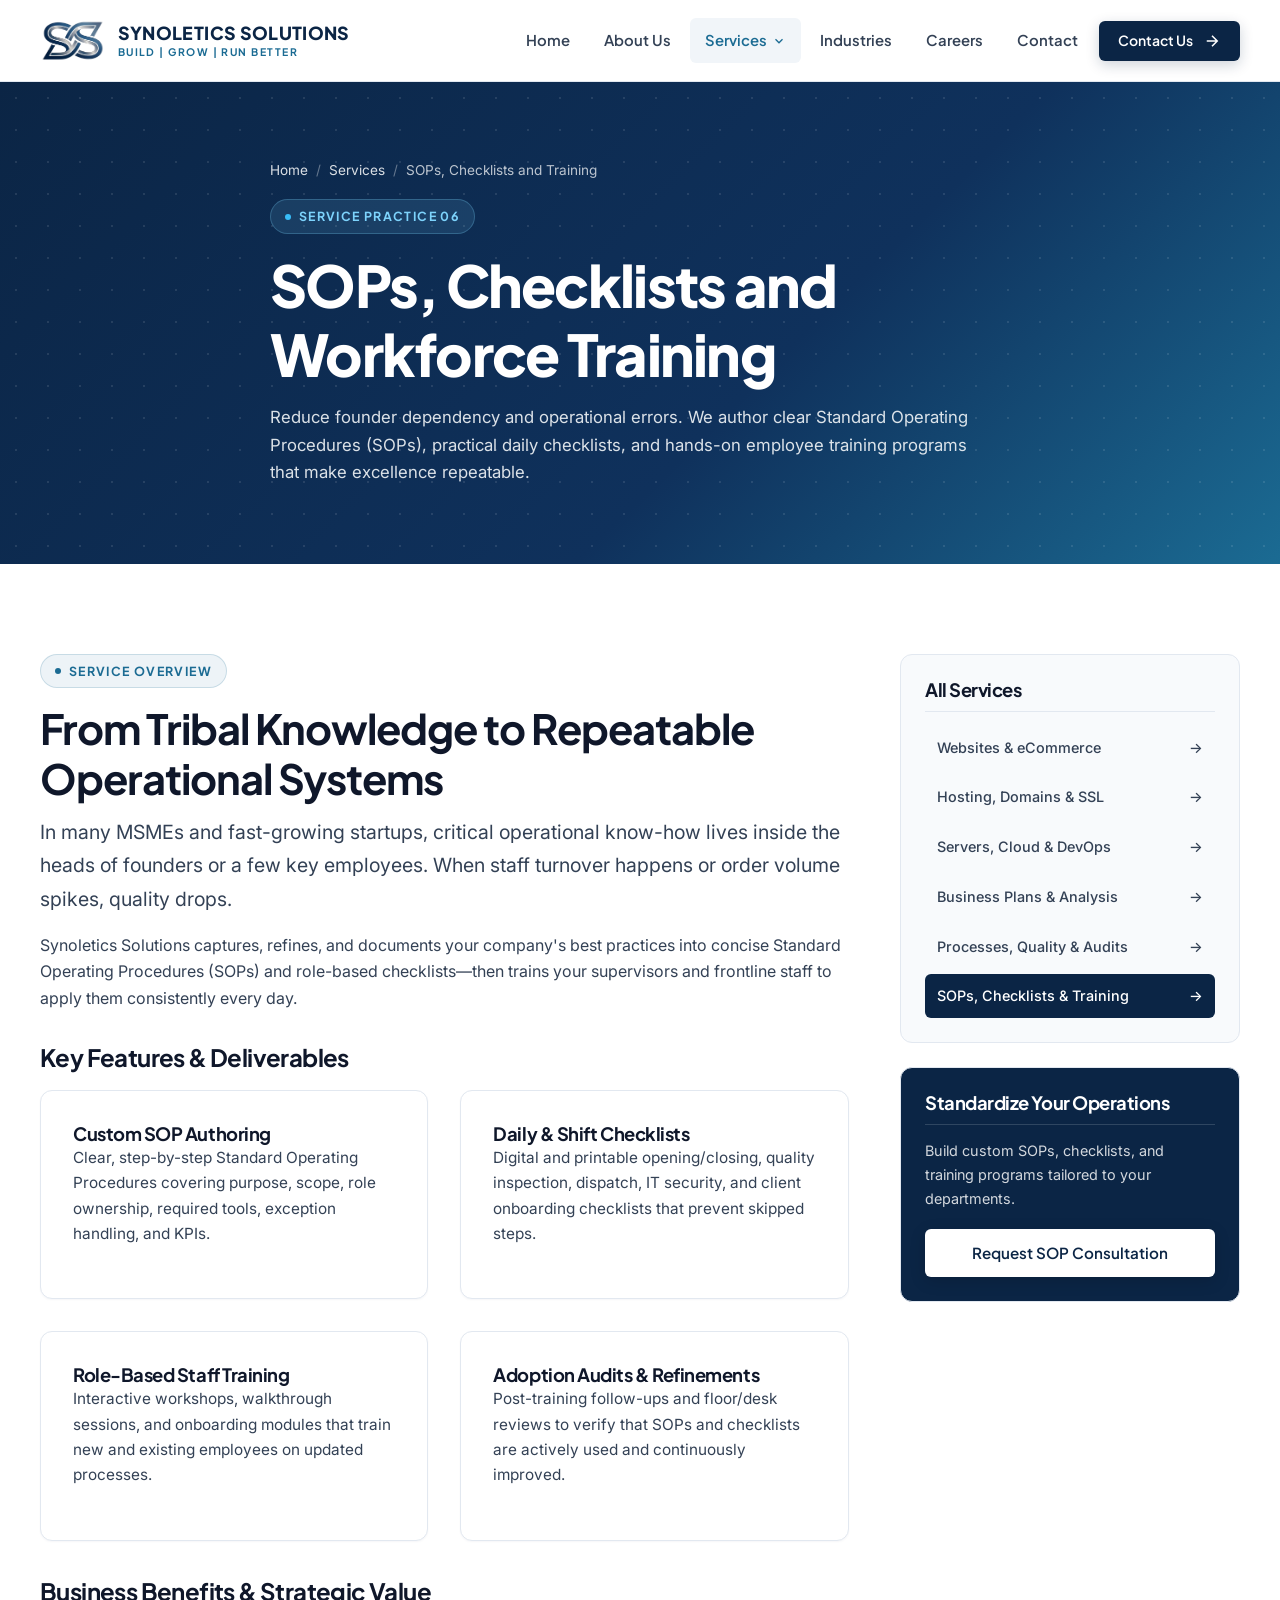
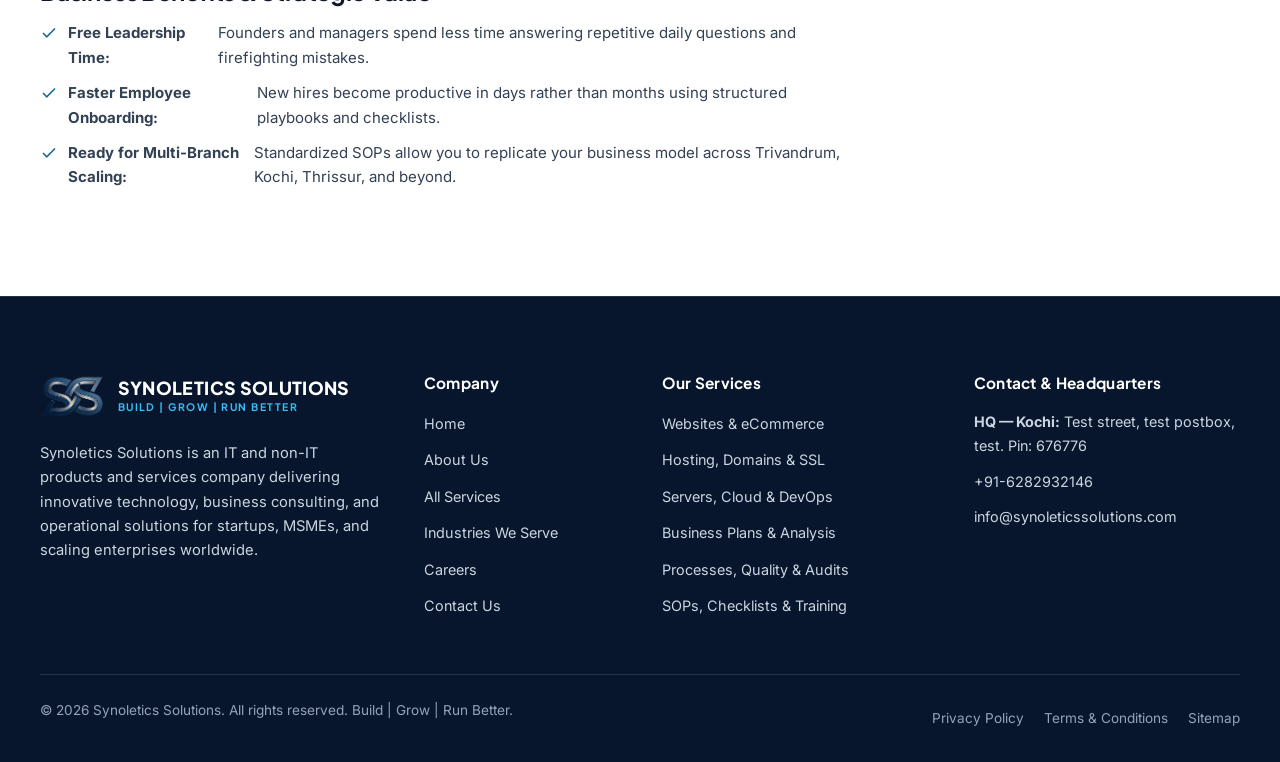
<file: services/sops-checklists-and-training.html>
<!DOCTYPE html>
<html lang="en">
<head>
  <meta charset="UTF-8" />
  <meta name="viewport" content="width=device-width, initial-scale=1.0" />
  <title>SOPs, Checklists and Training Services | Operational Enablement — Synoletics Solutions</title>
  <meta name="description" content="Custom Standard Operating Procedures (SOPs), Role-Specific Operational Checklists, and Workforce Training Programs by Synoletics Solutions." />
  <meta name="keywords" content="SOPs Checklists and Training, Standard Operating Procedures Consulting, Business Process Management, Operations Management Services, Workforce Enablement, SME Business Solutions, Synoletics Solutions" />
  <meta name="robots" content="index, follow" />
  <link rel="canonical" href="https://synoleticssolutions.com/services/sops-checklists-and-training.html" />

  <meta property="og:type" content="website" />
  <meta property="og:site_name" content="Synoletics Solutions" />
  <meta property="og:title" content="SOPs, Checklists &amp; Team Training | Synoletics Solutions" />
  <meta property="og:description" content="Turn operational best practices into repeatable daily habits with custom SOPs, actionable checklists, and structured staff training." />
  <meta property="og:url" content="https://synoleticssolutions.com/services/sops-checklists-and-training.html" />
  <meta property="og:image" content="https://synoleticssolutions.com/logo/logo.png" />

  <meta name="twitter:card" content="summary_large_image" />
  <meta name="twitter:title" content="SOPs, Checklists &amp; Team Training | Synoletics Solutions" />
  <meta name="twitter:description" content="Custom SOP manuals, daily checklists, and staff onboarding training for startups, MSMEs, and enterprises." />
  <meta name="twitter:image" content="https://synoleticssolutions.com/logo/logo.png" />

  <link rel="icon" type="image/png" href="../logo/favicon.png" />
  <link rel="apple-touch-icon" href="../logo/logo-mark.png" />

  <link rel="preconnect" href="https://fonts.googleapis.com" />
  <link rel="preconnect" href="https://fonts.gstatic.com" crossorigin />
  <link href="https://fonts.googleapis.com/css2?family=Inter:wght@400;500;600;700&amp;family=Plus+Jakarta+Sans:wght@600;700;800&amp;display=swap" rel="stylesheet" />
  <link rel="stylesheet" href="../assets/css/styles.css" />

  <script type="application/ld+json">
  {
    "@context": "https://schema.org",
    "@type": "Service",
    "name": "SOPs, Checklists and Training",
    "provider": {
      "@type": "Organization",
      "name": "Synoletics Solutions",
      "url": "https://synoleticssolutions.com/"
    },
    "serviceType": "Standard Operating Procedures Development, Operational Checklists, and Corporate Training",
    "areaServed": "Worldwide"
  }
  </script>
</head>
<body>
  <a href="#main-content" class="skip-link">Skip to main content</a>

  <header class="site-header" role="banner">
    <div class="container header-inner">
      <a href="../index.html" class="brand-logo" aria-label="Synoletics Solutions Home">
        <img src="../logo/logo-mark.png" alt="Synoletics Solutions Logo" width="60" height="41" />
        <div class="brand-text">
          <span class="brand-name">Synoletics Solutions</span>
          <span class="brand-tagline">Build | Grow | Run Better</span>
        </div>
      </a>

      <button class="mobile-menu-toggle" type="button" aria-label="Toggle navigation menu" aria-expanded="false" aria-controls="primary-navigation">
        <svg viewBox="0 0 24 24" fill="none" stroke="currentColor" stroke-width="2" stroke-linecap="round"><path d="M4 7h16M4 12h16M4 17h16" /></svg>
      </button>

      <nav id="primary-navigation" class="main-nav" aria-label="Primary Navigation">
        <ul class="nav-list">
          <li class="nav-item"><a href="../index.html" class="nav-link">Home</a></li>
          <li class="nav-item"><a href="../about.html" class="nav-link">About Us</a></li>
          <li class="nav-item has-dropdown">
            <a href="../services.html" class="nav-link dropdown-trigger active" aria-haspopup="true" aria-expanded="false">
              Services
              <svg class="nav-caret" viewBox="0 0 24 24" fill="none" stroke="currentColor" stroke-width="2.2"><polyline points="6 9 12 15 18 9"></polyline></svg>
            </a>
            <div class="dropdown-menu" role="region" aria-label="Services Submenu">
              <div class="dropdown-header">
                <span>IT &amp; Non-IT Solutions Portfolio</span>
                <a href="../services.html">View All 6 Services &rarr;</a>
              </div>
              <div class="dropdown-grid">
                <a href="websites-and-ecommerce.html" class="dropdown-item">
                  <div class="dropdown-icon"><svg viewBox="0 0 24 24" fill="none" stroke="currentColor" stroke-width="2"><rect x="2" y="3" width="20" height="14" rx="2"/><path d="M8 21h8M12 17v4"/></svg></div>
                  <div><span class="dropdown-item-title">Websites &amp; eCommerce</span><span class="dropdown-item-desc">Custom web platforms, online stores &amp; Webettan SaaS</span></div>
                </a>
                <a href="hosting-domains-and-ssl.html" class="dropdown-item">
                  <div class="dropdown-icon"><svg viewBox="0 0 24 24" fill="none" stroke="currentColor" stroke-width="2"><path d="M12 22s8-4 8-10V5l-8-3-8 3v7c0 6 8 10 8 10z"/></svg></div>
                  <div><span class="dropdown-item-title">Hosting, Domains &amp; SSL</span><span class="dropdown-item-desc">Managed web hosting, DNS governance &amp; SSL security</span></div>
                </a>
                <a href="servers-cloud-and-devops.html" class="dropdown-item">
                  <div class="dropdown-icon"><svg viewBox="0 0 24 24" fill="none" stroke="currentColor" stroke-width="2"><path d="M17.5 19H9a7 7 0 1 1 6.71-9h1.79a4.5 4.5 0 1 1 0 9Z"/></svg></div>
                  <div><span class="dropdown-item-title">Servers, Cloud &amp; DevOps</span><span class="dropdown-item-desc">Cloud architecture, CI/CD pipelines &amp; server reliability</span></div>
                </a>
                <a href="business-plans-and-analysis.html" class="dropdown-item">
                  <div class="dropdown-icon"><svg viewBox="0 0 24 24" fill="none" stroke="currentColor" stroke-width="2"><path d="M3 3v18h18"/><path d="m19 9-5 5-4-4-3 3"/></svg></div>
                  <div><span class="dropdown-item-title">Business Plans &amp; Analysis</span><span class="dropdown-item-desc">Strategic roadmaps, operations review &amp; workflow mapping</span></div>
                </a>
                <a href="processes-quality-and-audit-readiness.html" class="dropdown-item">
                  <div class="dropdown-icon"><svg viewBox="0 0 24 24" fill="none" stroke="currentColor" stroke-width="2"><path d="M9 11l3 3L22 4"/><path d="M21 12v7a2 2 0 0 1-2 2H5a2 2 0 0 1-2-2V5a2 2 0 0 1 2-2h11"/></svg></div>
                  <div><span class="dropdown-item-title">Processes, Quality &amp; Audit Readiness</span><span class="dropdown-item-desc">Quality management, internal audits &amp; process streamlining</span></div>
                </a>
                <a href="sops-checklists-and-training.html" class="dropdown-item">
                  <div class="dropdown-icon"><svg viewBox="0 0 24 24" fill="none" stroke="currentColor" stroke-width="2"><path d="M14 2H6a2 2 0 0 0-2 2v16a2 2 0 0 0 2 2h12a2 2 0 0 0 2-2V8z"/><polyline points="14 2 14 8 20 8"/><line x1="16" y1="13" x2="8" y2="13"/><line x1="16" y1="17" x2="8" y2="17"/></svg></div>
                  <div><span class="dropdown-item-title">SOPs, Checklists &amp; Training</span><span class="dropdown-item-desc">Standard operating procedures &amp; workforce enablement</span></div>
                </a>
              </div>
            </div>
          </li>
          <li class="nav-item"><a href="../industries.html" class="nav-link">Industries</a></li>
          <li class="nav-item"><a href="../careers.html" class="nav-link">Careers</a></li>
          <li class="nav-item"><a href="../contact.html" class="nav-link">Contact</a></li>
        </ul>
        <div class="header-actions">
          <a href="../contact.html" class="btn btn-primary btn-sm">
            Contact Us
            <svg viewBox="0 0 24 24" fill="none" stroke="currentColor" stroke-width="2"><path d="M5 12h14M12 5l7 7-7 7"/></svg>
          </a>
        </div>
      </nav>
    </div>
  </header>

  <main id="main-content">
    <section class="page-hero" aria-labelledby="page-title">
      <div class="container page-hero-inner">
        <nav class="breadcrumb" aria-label="Breadcrumb">
          <a href="../index.html">Home</a>
          <span class="breadcrumb-sep">/</span>
          <a href="../services.html">Services</a>
          <span class="breadcrumb-sep">/</span>
          <span aria-current="page">SOPs, Checklists and Training</span>
        </nav>
        <span class="eyebrow eyebrow-light">Service Practice 06</span>
        <h1 id="page-title">SOPs, Checklists and Workforce Training</h1>
        <p>
          Reduce founder dependency and operational errors. We author clear Standard Operating Procedures (SOPs), practical daily checklists, and hands-on employee training programs that make excellence repeatable.
        </p>
      </div>
    </section>

    <section class="section">
      <div class="container service-detail-layout">
        <div>
          <div class="reveal">
            <span class="eyebrow">Service Overview</span>
            <h2>From Tribal Knowledge to Repeatable Operational Systems</h2>
            <p class="lead" style="margin-top: 12px;">
              In many MSMEs and fast-growing startups, critical operational know-how lives inside the heads of founders or a few key employees. When staff turnover happens or order volume spikes, quality drops.
            </p>
            <p>
              Synoletics Solutions captures, refines, and documents your company's best practices into concise Standard Operating Procedures (SOPs) and role-based checklists—then trains your supervisors and frontline staff to apply them consistently every day.
            </p>
          </div>

          <div class="reveal" style="margin-top: 32px;">
            <h3>Key Features &amp; Deliverables</h3>
            <div class="grid grid-2" style="margin-top: 18px;">
              <div class="card">
                <h4>Custom SOP Authoring</h4>
                <p>Clear, step-by-step Standard Operating Procedures covering purpose, scope, role ownership, required tools, exception handling, and KPIs.</p>
              </div>
              <div class="card">
                <h4>Daily &amp; Shift Checklists</h4>
                <p>Digital and printable opening/closing, quality inspection, dispatch, IT security, and client onboarding checklists that prevent skipped steps.</p>
              </div>
              <div class="card">
                <h4>Role-Based Staff Training</h4>
                <p>Interactive workshops, walkthrough sessions, and onboarding modules that train new and existing employees on updated processes.</p>
              </div>
              <div class="card">
                <h4>Adoption Audits &amp; Refinements</h4>
                <p>Post-training follow-ups and floor/desk reviews to verify that SOPs and checklists are actively used and continuously improved.</p>
              </div>
            </div>
          </div>

          <div class="reveal" style="margin-top: 36px;">
            <h3>Business Benefits &amp; Strategic Value</h3>
            <ul class="check-list">
              <li><svg viewBox="0 0 24 24" fill="none" stroke="currentColor" stroke-width="2.2"><polyline points="20 6 9 17 4 12"/></svg><strong>Free Leadership Time:</strong> Founders and managers spend less time answering repetitive daily questions and firefighting mistakes.</li>
              <li><svg viewBox="0 0 24 24" fill="none" stroke="currentColor" stroke-width="2.2"><polyline points="20 6 9 17 4 12"/></svg><strong>Faster Employee Onboarding:</strong> New hires become productive in days rather than months using structured playbooks and checklists.</li>
              <li><svg viewBox="0 0 24 24" fill="none" stroke="currentColor" stroke-width="2.2"><polyline points="20 6 9 17 4 12"/></svg><strong>Ready for Multi-Branch Scaling:</strong> Standardized SOPs allow you to replicate your business model across Trivandrum, Kochi, Thrissur, and beyond.</li>
            </ul>
          </div>
        </div>

        <aside class="service-sidebar" aria-label="Service Navigation Sidebar">
          <div class="sidebar-box">
            <h4>All Services</h4>
            <nav class="sidebar-nav">
              <a href="websites-and-ecommerce.html">Websites &amp; eCommerce <span>&rarr;</span></a>
              <a href="hosting-domains-and-ssl.html">Hosting, Domains &amp; SSL <span>&rarr;</span></a>
              <a href="servers-cloud-and-devops.html">Servers, Cloud &amp; DevOps <span>&rarr;</span></a>
              <a href="business-plans-and-analysis.html">Business Plans &amp; Analysis <span>&rarr;</span></a>
              <a href="processes-quality-and-audit-readiness.html">Processes, Quality &amp; Audits <span>&rarr;</span></a>
              <a href="sops-checklists-and-training.html" class="active">SOPs, Checklists &amp; Training <span>&rarr;</span></a>
            </nav>
          </div>

          <div class="sidebar-box" style="background: var(--color-primary); color: #fff;">
            <h4 style="color: #fff; border-color: rgba(255,255,255,0.15);">Standardize Your Operations</h4>
            <p style="color: rgba(255,255,255,0.82); font-size: 0.9rem; margin-bottom: 18px;">
              Build custom SOPs, checklists, and training programs tailored to your departments.
            </p>
            <a href="../contact.html" class="btn btn-white" style="width: 100%;">Request SOP Consultation</a>
          </div>
        </aside>
      </div>
    </section>
  </main>

  <footer class="site-footer" role="contentinfo">
    <div class="container">
      <div class="footer-grid">
        <div class="footer-brand">
          <a href="../index.html" class="brand-logo" aria-label="Synoletics Solutions Home">
            <img src="../logo/logo-mark.png" alt="Synoletics Solutions Logo" width="54" height="36" loading="lazy" />
            <div class="brand-text">
              <span class="brand-name">Synoletics Solutions</span>
              <span class="brand-tagline">Build | Grow | Run Better</span>
            </div>
          </a>
          <p class="footer-desc">
            Synoletics Solutions is an IT and non-IT products and services company delivering innovative technology, business consulting, and operational solutions for startups, MSMEs, and scaling enterprises worldwide.
          </p>
        </div>

        <div class="footer-col">
          <h4>Company</h4>
          <ul class="footer-links">
            <li><a href="../index.html">Home</a></li>
            <li><a href="../about.html">About Us</a></li>
            <li><a href="../services.html">All Services</a></li>
            <li><a href="../industries.html">Industries We Serve</a></li>
            <li><a href="../careers.html">Careers</a></li>
            <li><a href="../contact.html">Contact Us</a></li>
          </ul>
        </div>

        <div class="footer-col">
          <h4>Our Services</h4>
          <ul class="footer-links">
            <li><a href="websites-and-ecommerce.html">Websites &amp; eCommerce</a></li>
            <li><a href="hosting-domains-and-ssl.html">Hosting, Domains &amp; SSL</a></li>
            <li><a href="servers-cloud-and-devops.html">Servers, Cloud &amp; DevOps</a></li>
            <li><a href="business-plans-and-analysis.html">Business Plans &amp; Analysis</a></li>
            <li><a href="processes-quality-and-audit-readiness.html">Processes, Quality &amp; Audits</a></li>
            <li><a href="sops-checklists-and-training.html">SOPs, Checklists &amp; Training</a></li>
          </ul>
        </div>

        <div class="footer-col">
          <h4>Contact &amp; Headquarters</h4>
          <ul class="footer-contact-list">
            <li><span><strong>HQ — Kochi:</strong> Test street, test postbox, test. Pin: 676776</span></li>
            <li><a href="tel:+916282932146">+91-6282932146</a></li>
            <li><a href="mailto:info@synoleticssolutions.com">info@synoleticssolutions.com</a></li>
          </ul>
        </div>
      </div>

      <div class="footer-bottom">
        <p>&copy; 2026 Synoletics Solutions. All rights reserved. Build | Grow | Run Better.</p>
        <div class="footer-legal-links">
          <a href="../privacy-policy.html">Privacy Policy</a>
          <a href="../terms-and-conditions.html">Terms &amp; Conditions</a>
          <a href="../sitemap.xml">Sitemap</a>
        </div>
      </div>
    </div>
  </footer>

  <script src="../assets/js/config.js" defer></script>
  <script src="../assets/js/main.js" defer></script>
</body>
</html>
</file>
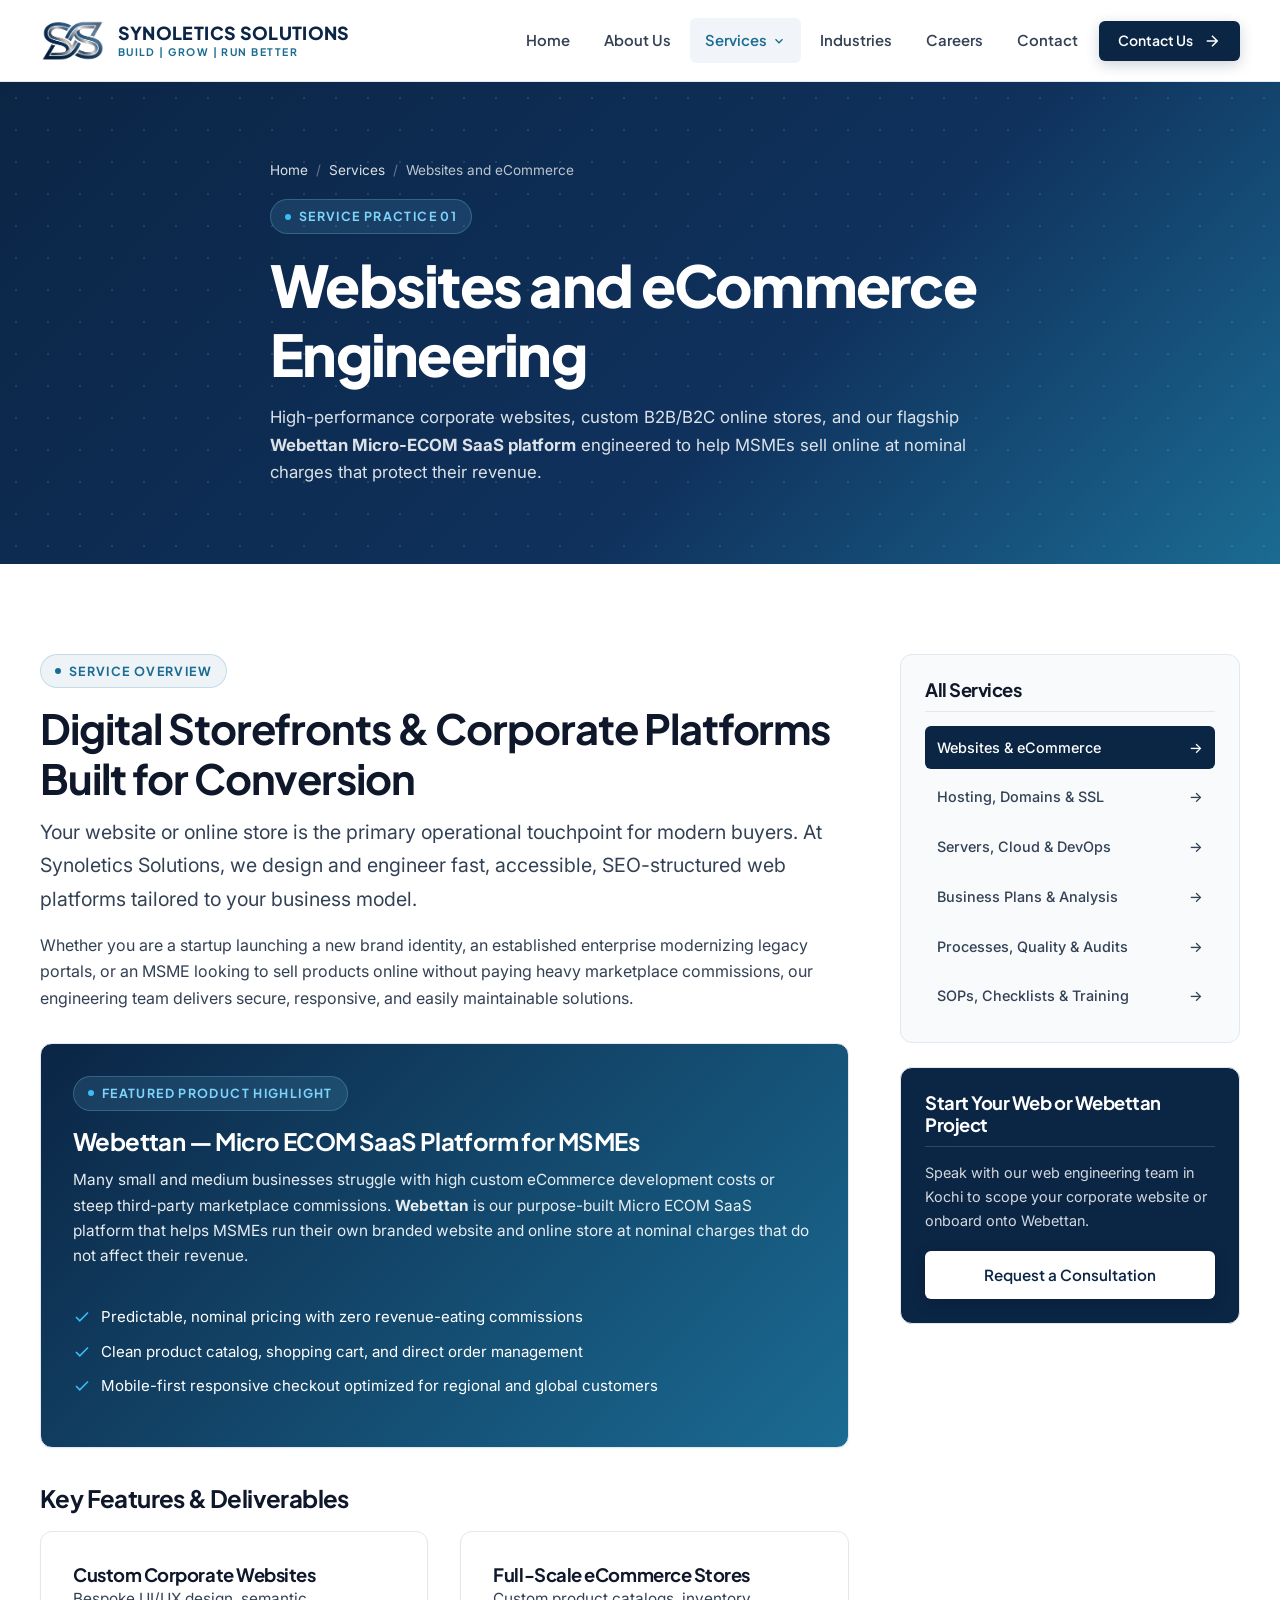
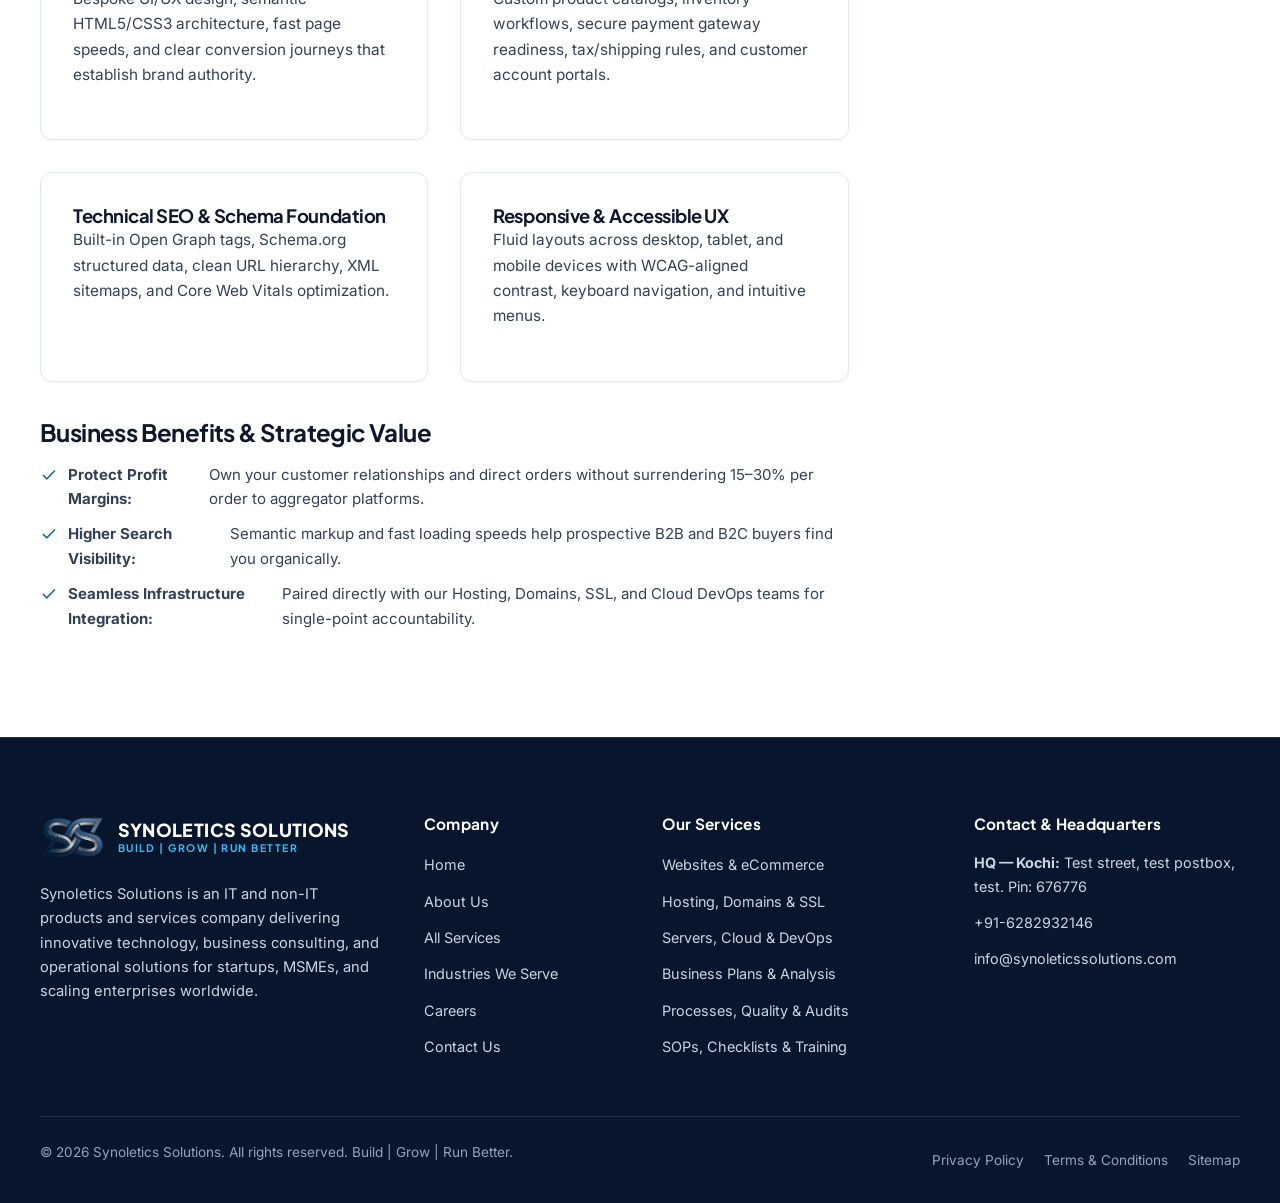
<file: services/websites-and-ecommerce.html>
<!DOCTYPE html>
<html lang="en">
<head>
  <meta charset="UTF-8" />
  <meta name="viewport" content="width=device-width, initial-scale=1.0" />
  <title>Websites and eCommerce Services | Webettan Micro-ECOM SaaS — Synoletics Solutions</title>
  <meta name="description" content="Custom responsive web development, online store engineering, and Webettan Micro-ECOM SaaS platform for MSMEs, startups, and scaling businesses by Synoletics Solutions." />
  <meta name="keywords" content="Web Development Company, eCommerce Development Services, Custom Website Development, Responsive Web Design, E-commerce Website Development, Online Store Development, Webettan Micro ECOM SaaS, SME Business Solutions" />
  <meta name="robots" content="index, follow" />
  <link rel="canonical" href="https://synoleticssolutions.com/services/websites-and-ecommerce.html" />

  <meta property="og:type" content="website" />
  <meta property="og:site_name" content="Synoletics Solutions" />
  <meta property="og:title" content="Websites &amp; eCommerce Development | Synoletics Solutions" />
  <meta property="og:description" content="Custom corporate websites, eCommerce platforms, and Webettan Micro-ECOM SaaS designed to help MSMEs run online stores at nominal charges." />
  <meta property="og:url" content="https://synoleticssolutions.com/services/websites-and-ecommerce.html" />
  <meta property="og:image" content="https://synoleticssolutions.com/logo/logo.png" />

  <meta name="twitter:card" content="summary_large_image" />
  <meta name="twitter:title" content="Websites &amp; eCommerce Development | Synoletics Solutions" />
  <meta name="twitter:description" content="High-converting websites and Webettan Micro-ECOM SaaS for MSMEs and growing enterprises." />
  <meta name="twitter:image" content="https://synoleticssolutions.com/logo/logo.png" />

  <link rel="icon" type="image/png" href="../logo/favicon.png" />
  <link rel="apple-touch-icon" href="../logo/logo-mark.png" />

  <link rel="preconnect" href="https://fonts.googleapis.com" />
  <link rel="preconnect" href="https://fonts.gstatic.com" crossorigin />
  <link href="https://fonts.googleapis.com/css2?family=Inter:wght@400;500;600;700&amp;family=Plus+Jakarta+Sans:wght@600;700;800&amp;display=swap" rel="stylesheet" />
  <link rel="stylesheet" href="../assets/css/styles.css" />

  <script type="application/ld+json">
  {
    "@context": "https://schema.org",
    "@type": "Service",
    "name": "Websites and eCommerce Development",
    "provider": {
      "@type": "Organization",
      "name": "Synoletics Solutions",
      "url": "https://synoleticssolutions.com/"
    },
    "serviceType": "Web Development and eCommerce Solutions",
    "areaServed": "Worldwide",
    "description": "Custom corporate websites, full-scale eCommerce stores, and the Webettan Micro-ECOM SaaS platform for MSMEs."
  }
  </script>
</head>
<body>
  <a href="#main-content" class="skip-link">Skip to main content</a>

  <header class="site-header" role="banner">
    <div class="container header-inner">
      <a href="../index.html" class="brand-logo" aria-label="Synoletics Solutions Home">
        <img src="../logo/logo-mark.png" alt="Synoletics Solutions Logo" width="60" height="41" />
        <div class="brand-text">
          <span class="brand-name">Synoletics Solutions</span>
          <span class="brand-tagline">Build | Grow | Run Better</span>
        </div>
      </a>

      <button class="mobile-menu-toggle" type="button" aria-label="Toggle navigation menu" aria-expanded="false" aria-controls="primary-navigation">
        <svg viewBox="0 0 24 24" fill="none" stroke="currentColor" stroke-width="2" stroke-linecap="round"><path d="M4 7h16M4 12h16M4 17h16" /></svg>
      </button>

      <nav id="primary-navigation" class="main-nav" aria-label="Primary Navigation">
        <ul class="nav-list">
          <li class="nav-item"><a href="../index.html" class="nav-link">Home</a></li>
          <li class="nav-item"><a href="../about.html" class="nav-link">About Us</a></li>
          <li class="nav-item has-dropdown">
            <a href="../services.html" class="nav-link dropdown-trigger active" aria-haspopup="true" aria-expanded="false">
              Services
              <svg class="nav-caret" viewBox="0 0 24 24" fill="none" stroke="currentColor" stroke-width="2.2"><polyline points="6 9 12 15 18 9"></polyline></svg>
            </a>
            <div class="dropdown-menu" role="region" aria-label="Services Submenu">
              <div class="dropdown-header">
                <span>IT &amp; Non-IT Solutions Portfolio</span>
                <a href="../services.html">View All 6 Services &rarr;</a>
              </div>
              <div class="dropdown-grid">
                <a href="websites-and-ecommerce.html" class="dropdown-item">
                  <div class="dropdown-icon"><svg viewBox="0 0 24 24" fill="none" stroke="currentColor" stroke-width="2"><rect x="2" y="3" width="20" height="14" rx="2"/><path d="M8 21h8M12 17v4"/></svg></div>
                  <div><span class="dropdown-item-title">Websites &amp; eCommerce</span><span class="dropdown-item-desc">Custom web platforms, online stores &amp; Webettan SaaS</span></div>
                </a>
                <a href="hosting-domains-and-ssl.html" class="dropdown-item">
                  <div class="dropdown-icon"><svg viewBox="0 0 24 24" fill="none" stroke="currentColor" stroke-width="2"><path d="M12 22s8-4 8-10V5l-8-3-8 3v7c0 6 8 10 8 10z"/></svg></div>
                  <div><span class="dropdown-item-title">Hosting, Domains &amp; SSL</span><span class="dropdown-item-desc">Managed web hosting, DNS governance &amp; SSL security</span></div>
                </a>
                <a href="servers-cloud-and-devops.html" class="dropdown-item">
                  <div class="dropdown-icon"><svg viewBox="0 0 24 24" fill="none" stroke="currentColor" stroke-width="2"><path d="M17.5 19H9a7 7 0 1 1 6.71-9h1.79a4.5 4.5 0 1 1 0 9Z"/></svg></div>
                  <div><span class="dropdown-item-title">Servers, Cloud &amp; DevOps</span><span class="dropdown-item-desc">Cloud architecture, CI/CD pipelines &amp; server reliability</span></div>
                </a>
                <a href="business-plans-and-analysis.html" class="dropdown-item">
                  <div class="dropdown-icon"><svg viewBox="0 0 24 24" fill="none" stroke="currentColor" stroke-width="2"><path d="M3 3v18h18"/><path d="m19 9-5 5-4-4-3 3"/></svg></div>
                  <div><span class="dropdown-item-title">Business Plans &amp; Analysis</span><span class="dropdown-item-desc">Strategic roadmaps, operations review &amp; workflow mapping</span></div>
                </a>
                <a href="processes-quality-and-audit-readiness.html" class="dropdown-item">
                  <div class="dropdown-icon"><svg viewBox="0 0 24 24" fill="none" stroke="currentColor" stroke-width="2"><path d="M9 11l3 3L22 4"/><path d="M21 12v7a2 2 0 0 1-2 2H5a2 2 0 0 1-2-2V5a2 2 0 0 1 2-2h11"/></svg></div>
                  <div><span class="dropdown-item-title">Processes, Quality &amp; Audit Readiness</span><span class="dropdown-item-desc">Quality management, internal audits &amp; process streamlining</span></div>
                </a>
                <a href="sops-checklists-and-training.html" class="dropdown-item">
                  <div class="dropdown-icon"><svg viewBox="0 0 24 24" fill="none" stroke="currentColor" stroke-width="2"><path d="M14 2H6a2 2 0 0 0-2 2v16a2 2 0 0 0 2 2h12a2 2 0 0 0 2-2V8z"/><polyline points="14 2 14 8 20 8"/><line x1="16" y1="13" x2="8" y2="13"/><line x1="16" y1="17" x2="8" y2="17"/></svg></div>
                  <div><span class="dropdown-item-title">SOPs, Checklists &amp; Training</span><span class="dropdown-item-desc">Standard operating procedures &amp; workforce enablement</span></div>
                </a>
              </div>
            </div>
          </li>
          <li class="nav-item"><a href="../industries.html" class="nav-link">Industries</a></li>
          <li class="nav-item"><a href="../careers.html" class="nav-link">Careers</a></li>
          <li class="nav-item"><a href="../contact.html" class="nav-link">Contact</a></li>
        </ul>
        <div class="header-actions">
          <a href="../contact.html" class="btn btn-primary btn-sm">
            Contact Us
            <svg viewBox="0 0 24 24" fill="none" stroke="currentColor" stroke-width="2"><path d="M5 12h14M12 5l7 7-7 7"/></svg>
          </a>
        </div>
      </nav>
    </div>
  </header>

  <main id="main-content">
    <section class="page-hero" aria-labelledby="page-title">
      <div class="container page-hero-inner">
        <nav class="breadcrumb" aria-label="Breadcrumb">
          <a href="../index.html">Home</a>
          <span class="breadcrumb-sep">/</span>
          <a href="../services.html">Services</a>
          <span class="breadcrumb-sep">/</span>
          <span aria-current="page">Websites and eCommerce</span>
        </nav>
        <span class="eyebrow eyebrow-light">Service Practice 01</span>
        <h1 id="page-title">Websites and eCommerce Engineering</h1>
        <p>
          High-performance corporate websites, custom B2B/B2C online stores, and our flagship <strong>Webettan Micro-ECOM SaaS platform</strong> engineered to help MSMEs sell online at nominal charges that protect their revenue.
        </p>
      </div>
    </section>

    <section class="section">
      <div class="container service-detail-layout">
        <div>
          <div class="reveal">
            <span class="eyebrow">Service Overview</span>
            <h2>Digital Storefronts &amp; Corporate Platforms Built for Conversion</h2>
            <p class="lead" style="margin-top: 12px;">
              Your website or online store is the primary operational touchpoint for modern buyers. At Synoletics Solutions, we design and engineer fast, accessible, SEO-structured web platforms tailored to your business model.
            </p>
            <p>
              Whether you are a startup launching a new brand identity, an established enterprise modernizing legacy portals, or an MSME looking to sell products online without paying heavy marketplace commissions, our engineering team delivers secure, responsive, and easily maintainable solutions.
            </p>
          </div>

          <!-- Highlight Box: Webettan -->
          <div class="card reveal" style="margin-block: 32px; background: linear-gradient(135deg, #0b2545 0%, #1b6b93 100%); color: #fff;">
            <span class="eyebrow eyebrow-light" style="align-self: flex-start;">Featured Product Highlight</span>
            <h3 style="color: #fff; font-size: 1.5rem;">Webettan — Micro ECOM SaaS Platform for MSMEs</h3>
            <p style="color: rgba(255,255,255,0.9);">
              Many small and medium businesses struggle with high custom eCommerce development costs or steep third-party marketplace commissions. <strong>Webettan</strong> is our purpose-built Micro ECOM SaaS platform that helps MSMEs run their own branded website and online store at nominal charges that do not affect their revenue.
            </p>
            <ul class="check-list" style="color: #fff;">
              <li style="color: #fff;"><svg viewBox="0 0 24 24" fill="none" stroke="#38bdf8" stroke-width="2.2"><polyline points="20 6 9 17 4 12"/></svg>Predictable, nominal pricing with zero revenue-eating commissions</li>
              <li style="color: #fff;"><svg viewBox="0 0 24 24" fill="none" stroke="#38bdf8" stroke-width="2.2"><polyline points="20 6 9 17 4 12"/></svg>Clean product catalog, shopping cart, and direct order management</li>
              <li style="color: #fff;"><svg viewBox="0 0 24 24" fill="none" stroke="#38bdf8" stroke-width="2.2"><polyline points="20 6 9 17 4 12"/></svg>Mobile-first responsive checkout optimized for regional and global customers</li>
            </ul>
          </div>

          <div class="reveal" style="margin-top: 36px;">
            <h3>Key Features &amp; Deliverables</h3>
            <div class="grid grid-2" style="margin-top: 18px;">
              <div class="card">
                <h4>Custom Corporate Websites</h4>
                <p>Bespoke UI/UX design, semantic HTML5/CSS3 architecture, fast page speeds, and clear conversion journeys that establish brand authority.</p>
              </div>
              <div class="card">
                <h4>Full-Scale eCommerce Stores</h4>
                <p>Custom product catalogs, inventory workflows, secure payment gateway readiness, tax/shipping rules, and customer account portals.</p>
              </div>
              <div class="card">
                <h4>Technical SEO &amp; Schema Foundation</h4>
                <p>Built-in Open Graph tags, Schema.org structured data, clean URL hierarchy, XML sitemaps, and Core Web Vitals optimization.</p>
              </div>
              <div class="card">
                <h4>Responsive &amp; Accessible UX</h4>
                <p>Fluid layouts across desktop, tablet, and mobile devices with WCAG-aligned contrast, keyboard navigation, and intuitive menus.</p>
              </div>
            </div>
          </div>

          <div class="reveal" style="margin-top: 36px;">
            <h3>Business Benefits &amp; Strategic Value</h3>
            <ul class="check-list">
              <li><svg viewBox="0 0 24 24" fill="none" stroke="currentColor" stroke-width="2.2"><polyline points="20 6 9 17 4 12"/></svg><strong>Protect Profit Margins:</strong> Own your customer relationships and direct orders without surrendering 15–30% per order to aggregator platforms.</li>
              <li><svg viewBox="0 0 24 24" fill="none" stroke="currentColor" stroke-width="2.2"><polyline points="20 6 9 17 4 12"/></svg><strong>Higher Search Visibility:</strong> Semantic markup and fast loading speeds help prospective B2B and B2C buyers find you organically.</li>
              <li><svg viewBox="0 0 24 24" fill="none" stroke="currentColor" stroke-width="2.2"><polyline points="20 6 9 17 4 12"/></svg><strong>Seamless Infrastructure Integration:</strong> Paired directly with our Hosting, Domains, SSL, and Cloud DevOps teams for single-point accountability.</li>
            </ul>
          </div>
        </div>

        <!-- SIDEBAR -->
        <aside class="service-sidebar" aria-label="Service Navigation Sidebar">
          <div class="sidebar-box">
            <h4>All Services</h4>
            <nav class="sidebar-nav">
              <a href="websites-and-ecommerce.html" class="active">Websites &amp; eCommerce <span>&rarr;</span></a>
              <a href="hosting-domains-and-ssl.html">Hosting, Domains &amp; SSL <span>&rarr;</span></a>
              <a href="servers-cloud-and-devops.html">Servers, Cloud &amp; DevOps <span>&rarr;</span></a>
              <a href="business-plans-and-analysis.html">Business Plans &amp; Analysis <span>&rarr;</span></a>
              <a href="processes-quality-and-audit-readiness.html">Processes, Quality &amp; Audits <span>&rarr;</span></a>
              <a href="sops-checklists-and-training.html">SOPs, Checklists &amp; Training <span>&rarr;</span></a>
            </nav>
          </div>

          <div class="sidebar-box" style="background: var(--color-primary); color: #fff;">
            <h4 style="color: #fff; border-color: rgba(255,255,255,0.15);">Start Your Web or Webettan Project</h4>
            <p style="color: rgba(255,255,255,0.82); font-size: 0.9rem; margin-bottom: 18px;">
              Speak with our web engineering team in Kochi to scope your corporate website or onboard onto Webettan.
            </p>
            <a href="../contact.html" class="btn btn-white" style="width: 100%;">Request a Consultation</a>
          </div>
        </aside>
      </div>
    </section>
  </main>

  <footer class="site-footer" role="contentinfo">
    <div class="container">
      <div class="footer-grid">
        <div class="footer-brand">
          <a href="../index.html" class="brand-logo" aria-label="Synoletics Solutions Home">
            <img src="../logo/logo-mark.png" alt="Synoletics Solutions Logo" width="54" height="36" loading="lazy" />
            <div class="brand-text">
              <span class="brand-name">Synoletics Solutions</span>
              <span class="brand-tagline">Build | Grow | Run Better</span>
            </div>
          </a>
          <p class="footer-desc">
            Synoletics Solutions is an IT and non-IT products and services company delivering innovative technology, business consulting, and operational solutions for startups, MSMEs, and scaling enterprises worldwide.
          </p>
        </div>

        <div class="footer-col">
          <h4>Company</h4>
          <ul class="footer-links">
            <li><a href="../index.html">Home</a></li>
            <li><a href="../about.html">About Us</a></li>
            <li><a href="../services.html">All Services</a></li>
            <li><a href="../industries.html">Industries We Serve</a></li>
            <li><a href="../careers.html">Careers</a></li>
            <li><a href="../contact.html">Contact Us</a></li>
          </ul>
        </div>

        <div class="footer-col">
          <h4>Our Services</h4>
          <ul class="footer-links">
            <li><a href="websites-and-ecommerce.html">Websites &amp; eCommerce</a></li>
            <li><a href="hosting-domains-and-ssl.html">Hosting, Domains &amp; SSL</a></li>
            <li><a href="servers-cloud-and-devops.html">Servers, Cloud &amp; DevOps</a></li>
            <li><a href="business-plans-and-analysis.html">Business Plans &amp; Analysis</a></li>
            <li><a href="processes-quality-and-audit-readiness.html">Processes, Quality &amp; Audits</a></li>
            <li><a href="sops-checklists-and-training.html">SOPs, Checklists &amp; Training</a></li>
          </ul>
        </div>

        <div class="footer-col">
          <h4>Contact &amp; Headquarters</h4>
          <ul class="footer-contact-list">
            <li><span><strong>HQ — Kochi:</strong> Test street, test postbox, test. Pin: 676776</span></li>
            <li><a href="tel:+916282932146">+91-6282932146</a></li>
            <li><a href="mailto:info@synoleticssolutions.com">info@synoleticssolutions.com</a></li>
          </ul>
        </div>
      </div>

      <div class="footer-bottom">
        <p>&copy; 2026 Synoletics Solutions. All rights reserved. Build | Grow | Run Better.</p>
        <div class="footer-legal-links">
          <a href="../privacy-policy.html">Privacy Policy</a>
          <a href="../terms-and-conditions.html">Terms &amp; Conditions</a>
          <a href="../sitemap.xml">Sitemap</a>
        </div>
      </div>
    </div>
  </footer>

  <script src="../assets/js/config.js" defer></script>
  <script src="../assets/js/main.js" defer></script>
</body>
</html>
</file>
<file: assets/css/styles.css>
/* ==========================================================================
   SYNOLETICS SOLUTIONS - ENTERPRISE DESIGN SYSTEM & GLOBAL STYLES
   Brand: Build | Grow | Run Better
   Palette: Deep Navy (#0B2545), Teal Blue (#1B6B93), Cyan Accent (#00A8E8)
   ========================================================================== */

:root {
  /* Brand Colors */
  --color-primary: #0b2545;
  --color-primary-dark: #071930;
  --color-primary-light: #133b6e;
  --color-secondary: #1b6b93;
  --color-secondary-light: #2488ba;
  --color-accent: #00a8e8;
  --color-accent-soft: rgba(0, 168, 232, 0.1);
  --color-silver: #94a3b8;

  /* Neutral & Surface Colors */
  --bg-white: #ffffff;
  --bg-surface: #f8fafc;
  --bg-surface-alt: #f1f5f9;
  --bg-dark: #07162c;
  --bg-card: #ffffff;

  /* Typography Colors */
  --text-heading: #0f172a;
  --text-body: #334155;
  --text-muted: #64748b;
  --text-on-dark: #f8fafc;
  --text-on-dark-muted: #cbd5e1;

  /* Semantic Status Colors */
  --color-success: #0d9488;
  --color-success-bg: #f0fdfa;
  --color-warning: #d97706;
  --color-warning-bg: #fffbeb;
  --color-danger: #dc2626;
  --color-danger-bg: #fef2f2;

  /* Borders & Shadows */
  --border-light: #e2e8f0;
  --border-medium: #cbd5e1;
  --border-dark: rgba(255, 255, 255, 0.12);
  --shadow-xs: 0 1px 2px rgba(11, 37, 69, 0.04);
  --shadow-sm: 0 4px 12px rgba(11, 37, 69, 0.05);
  --shadow-md: 0 12px 28px -6px rgba(11, 37, 69, 0.08), 0 4px 10px -2px rgba(11, 37, 69, 0.03);
  --shadow-lg: 0 20px 40px -12px rgba(11, 37, 69, 0.14);
  --shadow-focus: 0 0 0 3px rgba(27, 107, 147, 0.25);

  /* Typography */
  --font-heading: 'Plus Jakarta Sans', -apple-system, BlinkMacSystemFont, 'Segoe UI', Roboto, sans-serif;
  --font-body: 'Inter', -apple-system, BlinkMacSystemFont, 'Segoe UI', Roboto, sans-serif;
  --font-mono: 'JetBrains Mono', 'Fira Code', monospace;

  /* Layout & Spacing */
  --container-max: 1280px;
  --container-narrow: 920px;
  --header-height: 82px;
  --radius-sm: 6px;
  --radius-md: 12px;
  --radius-lg: 18px;
  --radius-xl: 24px;
  --radius-full: 9999px;

  /* Transitions */
  --transition-fast: 160ms cubic-bezier(0.16, 1, 0.3, 1);
  --transition-base: 280ms cubic-bezier(0.16, 1, 0.3, 1);
  --transition-slow: 450ms cubic-bezier(0.16, 1, 0.3, 1);
}

/* ==========================================================================
   1. RESET & BASE ACCESSIBILITY
   ========================================================================== */
*,
*::before,
*::after {
  box-sizing: border-box;
  margin: 0;
  padding: 0;
}

html {
  font-size: 16px;
  scroll-behavior: smooth;
  scroll-padding-top: calc(var(--header-height) + 24px);
  -webkit-text-size-adjust: 100%;
  overflow-x: hidden;
}

body {
  font-family: var(--font-body);
  font-size: 1rem;
  line-height: 1.65;
  color: var(--text-body);
  background-color: var(--bg-white);
  -webkit-font-smoothing: antialiased;
  -moz-osx-font-smoothing: grayscale;
  overflow-x: hidden;
  display: flex;
  flex-direction: column;
  min-height: 100vh;
}

main {
  flex: 1 0 auto;
}

img,
svg,
video {
  max-width: 100%;
  height: auto;
  display: block;
}

a {
  color: var(--color-secondary);
  text-decoration: none;
  transition: color var(--transition-fast);
}

a:hover {
  color: var(--color-primary);
}

ul,
ol {
  list-style: none;
}

button,
input,
select,
textarea {
  font: inherit;
  color: inherit;
}

button {
  cursor: pointer;
  border: none;
  background: none;
}

:focus-visible {
  outline: 2px solid var(--color-secondary);
  outline-offset: 2px;
}

/* Skip to Content Link for Screen Readers & Keyboard Users */
.skip-link {
  position: fixed;
  top: -100px;
  left: 16px;
  z-index: 9999;
  background: var(--color-primary);
  color: var(--bg-white);
  padding: 12px 20px;
  border-radius: var(--radius-sm);
  font-weight: 600;
  box-shadow: var(--shadow-md);
  transition: top var(--transition-fast);
}

.skip-link:focus {
  top: 16px;
  color: var(--bg-white);
}

/* ==========================================================================
   2. TYPOGRAPHY HIERARCHY
   ========================================================================== */
h1,
h2,
h3,
h4,
h5,
h6 {
  font-family: var(--font-heading);
  color: var(--text-heading);
  font-weight: 700;
  line-height: 1.2;
  letter-spacing: -0.025em;
}

h1 {
  font-size: clamp(2.25rem, 4vw + 0.75rem, 3.6rem);
  font-weight: 800;
  letter-spacing: -0.03em;
}

h2 {
  font-size: clamp(1.75rem, 2.8vw + 0.5rem, 2.6rem);
}

h3 {
  font-size: clamp(1.25rem, 1.5vw + 0.5rem, 1.5rem);
}

h4 {
  font-size: 1.15rem;
}

p {
  margin-bottom: 1rem;
}

p:last-child {
  margin-bottom: 0;
}

.lead {
  font-size: clamp(1.075rem, 1.1vw + 0.5rem, 1.225rem);
  color: var(--text-body);
  line-height: 1.7;
}

.eyebrow {
  display: inline-flex;
  align-items: center;
  gap: 8px;
  font-family: var(--font-heading);
  font-size: 0.78rem;
  font-weight: 700;
  text-transform: uppercase;
  letter-spacing: 0.11em;
  color: var(--color-secondary);
  background: rgba(27, 107, 147, 0.08);
  border: 1px solid rgba(27, 107, 147, 0.18);
  padding: 6px 14px;
  border-radius: var(--radius-full);
  margin-bottom: 16px;
}

.eyebrow::before {
  content: "";
  width: 6px;
  height: 6px;
  border-radius: 50%;
  background: var(--color-secondary);
}

.eyebrow-light {
  color: #7dd3fc;
  background: rgba(125, 211, 252, 0.12);
  border-color: rgba(125, 211, 252, 0.25);
}

.eyebrow-light::before {
  background: #38bdf8;
}

/* ==========================================================================
   3. LAYOUT & CONTAINERS
   ========================================================================== */
.container {
  width: 100%;
  max-width: var(--container-max);
  margin-inline: auto;
  padding-inline: clamp(1.25rem, 4vw, 2.5rem);
}

.container-narrow {
  max-width: var(--container-narrow);
}

.section {
  padding-block: clamp(4rem, 7vw, 6.5rem);
  position: relative;
}

.section-sm {
  padding-block: clamp(2.5rem, 5vw, 4rem);
}

.bg-surface {
  background-color: var(--bg-surface);
  border-top: 1px solid var(--border-light);
  border-bottom: 1px solid var(--border-light);
}

.bg-dark {
  background-color: var(--bg-dark);
  color: var(--text-on-dark);
}

.bg-dark h1,
.bg-dark h2,
.bg-dark h3,
.bg-dark h4 {
  color: var(--bg-white);
}

.bg-dark p {
  color: var(--text-on-dark-muted);
}

.section-header {
  max-width: 760px;
  margin-bottom: clamp(2.5rem, 5vw, 3.75rem);
}

.section-header.center {
  margin-inline: auto;
  text-align: center;
}

.section-header h2 {
  margin-bottom: 14px;
}

.section-header p {
  font-size: 1.08rem;
  color: var(--text-muted);
}

.bg-dark .section-header p {
  color: var(--text-on-dark-muted);
}

/* Grid Utilities */
.grid {
  display: grid;
  gap: clamp(1.25rem, 2.5vw, 2rem);
}

.grid-2 {
  grid-template-columns: repeat(2, minmax(0, 1fr));
}

.grid-3 {
  grid-template-columns: repeat(3, minmax(0, 1fr));
}

.grid-4 {
  grid-template-columns: repeat(4, minmax(0, 1fr));
}

.align-center {
  align-items: center;
}

/* ==========================================================================
   4. BUTTONS & INTERACTIVE ELEMENTS
   ========================================================================== */
.btn {
  display: inline-flex;
  align-items: center;
  justify-content: center;
  gap: 10px;
  font-family: var(--font-heading);
  font-size: 0.95rem;
  font-weight: 600;
  line-height: 1.2;
  padding: 14px 26px;
  border-radius: var(--radius-sm);
  border: 1.5px solid transparent;
  transition: all var(--transition-base);
  text-decoration: none;
  white-space: nowrap;
  cursor: pointer;
}

.btn svg {
  width: 18px;
  height: 18px;
  transition: transform var(--transition-fast);
  flex-shrink: 0;
}

.btn:hover svg {
  transform: translateX(3px);
}

.btn-primary {
  background-color: var(--color-primary);
  color: var(--bg-white);
  box-shadow: 0 4px 14px rgba(11, 37, 69, 0.2);
}

.btn-primary:hover {
  background-color: var(--color-secondary);
  color: var(--bg-white);
  transform: translateY(-2px);
  box-shadow: 0 8px 20px rgba(27, 107, 147, 0.28);
}

.btn-secondary {
  background-color: var(--color-secondary);
  color: var(--bg-white);
  box-shadow: 0 4px 14px rgba(27, 107, 147, 0.22);
}

.btn-secondary:hover {
  background-color: var(--color-primary);
  color: var(--bg-white);
  transform: translateY(-2px);
}

.btn-outline {
  background-color: transparent;
  color: var(--color-primary);
  border-color: var(--border-medium);
}

.btn-outline:hover {
  border-color: var(--color-primary);
  background-color: rgba(11, 37, 69, 0.04);
  color: var(--color-primary);
  transform: translateY(-2px);
}

.btn-white {
  background-color: var(--bg-white);
  color: var(--color-primary);
  box-shadow: 0 4px 16px rgba(0, 0, 0, 0.15);
}

.btn-white:hover {
  background-color: #f1f5f9;
  color: var(--color-secondary);
  transform: translateY(-2px);
}

.btn-outline-light {
  background-color: rgba(255, 255, 255, 0.06);
  color: var(--bg-white);
  border-color: rgba(255, 255, 255, 0.28);
}

.btn-outline-light:hover {
  background-color: rgba(255, 255, 255, 0.14);
  border-color: var(--bg-white);
  color: var(--bg-white);
  transform: translateY(-2px);
}

.btn-sm {
  padding: 10px 18px;
  font-size: 0.875rem;
}

.btn-group {
  display: flex;
  flex-wrap: wrap;
  gap: 14px;
  align-items: center;
}

/* ==========================================================================
   5. HEADER, NAVIGATION & DROPDOWN MENU
   ========================================================================== */
.site-header {
  position: sticky;
  top: 0;
  left: 0;
  width: 100%;
  height: var(--header-height);
  background-color: rgba(255, 255, 255, 0.94);
  backdrop-filter: blur(12px);
  -webkit-backdrop-filter: blur(12px);
  border-bottom: 1px solid var(--border-light);
  z-index: 1000;
  transition: box-shadow var(--transition-base), height var(--transition-base), background-color var(--transition-base);
}

.site-header.scrolled {
  box-shadow: var(--shadow-sm);
  background-color: rgba(255, 255, 255, 0.98);
}

.header-inner {
  display: flex;
  align-items: center;
  justify-content: space-between;
  height: 100%;
  gap: 24px;
}

/* Brand Logo Lockup */
.brand-logo {
  display: inline-flex;
  align-items: center;
  gap: 13px;
  text-decoration: none;
  flex-shrink: 0;
}

.brand-logo img {
  height: 44px;
  width: auto;
  object-fit: contain;
}

.brand-text {
  display: flex;
  flex-direction: column;
  line-height: 1.15;
}

.brand-name {
  font-family: var(--font-heading);
  font-weight: 800;
  font-size: 1.12rem;
  letter-spacing: 0.02em;
  color: var(--color-primary);
  text-transform: uppercase;
}

.brand-tagline {
  font-family: var(--font-heading);
  font-weight: 700;
  font-size: 0.65rem;
  letter-spacing: 0.14em;
  color: var(--color-secondary);
  text-transform: uppercase;
  margin-top: 2px;
}

/* Main Navigation */
.main-nav {
  display: flex;
  align-items: center;
  gap: 6px;
}

.nav-list {
  display: flex;
  align-items: center;
  gap: 4px;
}

.nav-item {
  position: relative;
}

.nav-link {
  display: inline-flex;
  align-items: center;
  gap: 5px;
  padding: 10px 15px;
  font-family: var(--font-heading);
  font-size: 0.93rem;
  font-weight: 600;
  color: var(--text-body);
  border-radius: var(--radius-sm);
  transition: color var(--transition-fast), background-color var(--transition-fast);
}

.nav-link:hover,
.nav-link.active {
  color: var(--color-primary);
  background-color: var(--bg-surface-alt);
}

.nav-link.active {
  color: var(--color-secondary);
}

.nav-caret {
  width: 14px;
  height: 14px;
  transition: transform var(--transition-fast);
}

.has-dropdown:hover .nav-caret,
.has-dropdown.open .nav-caret {
  transform: rotate(180deg);
}

/* Services Mega Dropdown */
.dropdown-menu {
  position: absolute;
  top: calc(100% + 8px);
  left: -120px;
  width: 640px;
  background: var(--bg-white);
  border: 1px solid var(--border-light);
  border-radius: var(--radius-md);
  box-shadow: var(--shadow-lg);
  padding: 20px;
  opacity: 0;
  visibility: hidden;
  transform: translateY(8px);
  transition: opacity var(--transition-fast), transform var(--transition-fast), visibility var(--transition-fast);
  z-index: 1010;
}

.has-dropdown::after {
  content: "";
  position: absolute;
  top: 100%;
  left: 0;
  width: 100%;
  height: 14px;
}

.has-dropdown:hover .dropdown-menu,
.has-dropdown:focus-within .dropdown-menu,
.has-dropdown.open .dropdown-menu {
  opacity: 1;
  visibility: visible;
  transform: translateY(0);
}

.dropdown-header {
  display: flex;
  align-items: center;
  justify-content: space-between;
  padding-bottom: 12px;
  margin-bottom: 14px;
  border-bottom: 1px solid var(--border-light);
}

.dropdown-header span {
  font-family: var(--font-heading);
  font-size: 0.75rem;
  font-weight: 700;
  text-transform: uppercase;
  letter-spacing: 0.08em;
  color: var(--text-muted);
}

.dropdown-header a {
  font-size: 0.82rem;
  font-weight: 600;
  color: var(--color-secondary);
}

.dropdown-grid {
  display: grid;
  grid-template-columns: repeat(2, 1fr);
  gap: 8px;
}

.dropdown-item {
  display: flex;
  align-items: flex-start;
  gap: 12px;
  padding: 11px 12px;
  border-radius: var(--radius-sm);
  transition: background-color var(--transition-fast);
  text-decoration: none;
}

.dropdown-item:hover {
  background-color: var(--bg-surface);
}

.dropdown-icon {
  width: 36px;
  height: 36px;
  border-radius: 8px;
  background-color: rgba(27, 107, 147, 0.08);
  color: var(--color-secondary);
  display: flex;
  align-items: center;
  justify-content: center;
  flex-shrink: 0;
  margin-top: 2px;
}

.dropdown-icon svg {
  width: 18px;
  height: 18px;
}

.dropdown-item-title {
  font-family: var(--font-heading);
  font-size: 0.88rem;
  font-weight: 700;
  color: var(--text-heading);
  display: block;
  margin-bottom: 2px;
}

.dropdown-item-desc {
  font-size: 0.78rem;
  color: var(--text-muted);
  line-height: 1.35;
  display: block;
}

.header-actions {
  display: flex;
  align-items: center;
  gap: 12px;
}

/* Mobile Menu Button */
.mobile-menu-toggle {
  display: none;
  width: 44px;
  height: 44px;
  align-items: center;
  justify-content: center;
  border-radius: var(--radius-sm);
  border: 1px solid var(--border-light);
  color: var(--color-primary);
  background: var(--bg-white);
}

.mobile-menu-toggle svg {
  width: 22px;
  height: 22px;
}

/* ==========================================================================
   6. HERO SECTION & PAGE HEROES
   ========================================================================== */
.hero {
  position: relative;
  padding-block: clamp(4rem, 8vw, 7rem);
  background: linear-gradient(135deg, #f8fafc 0%, #eff6ff 55%, #f0f9ff 100%);
  border-bottom: 1px solid var(--border-light);
  overflow: hidden;
}

.hero::before {
  content: "";
  position: absolute;
  inset: 0;
  background-image: radial-gradient(rgba(27, 107, 147, 0.11) 1px, transparent 1px);
  background-size: 28px 28px;
  opacity: 0.65;
  pointer-events: none;
}

.hero-grid {
  position: relative;
  z-index: 2;
  display: grid;
  grid-template-columns: 1.12fr 0.88fr;
  gap: clamp(2rem, 4vw, 4rem);
  align-items: center;
}

.hero-content h1 {
  margin-bottom: 20px;
  color: var(--color-primary);
}

.hero-content h1 .highlight {
  color: var(--color-secondary);
}

.hero-description {
  font-size: clamp(1.05rem, 1.15vw, 1.18rem);
  color: var(--text-body);
  margin-bottom: 28px;
  max-width: 620px;
}

.hero-pillars {
  display: flex;
  flex-wrap: wrap;
  gap: 12px;
  margin-top: 32px;
  padding-top: 24px;
  border-top: 1px solid var(--border-light);
}

.hero-pillar-tag {
  display: inline-flex;
  align-items: center;
  gap: 8px;
  font-size: 0.85rem;
  font-weight: 600;
  color: var(--text-heading);
  background: var(--bg-white);
  padding: 8px 14px;
  border-radius: var(--radius-sm);
  border: 1px solid var(--border-light);
  box-shadow: var(--shadow-xs);
}

.hero-pillar-tag svg {
  width: 16px;
  height: 16px;
  color: var(--color-secondary);
}

/* Hero Visual Showcase */
.hero-visual {
  position: relative;
}

.hero-architecture-card {
  background: var(--bg-white);
  border: 1px solid var(--border-light);
  border-radius: var(--radius-lg);
  padding: 28px;
  box-shadow: var(--shadow-lg);
  position: relative;
}

.arch-header {
  display: flex;
  align-items: center;
  justify-content: space-between;
  padding-bottom: 18px;
  margin-bottom: 20px;
  border-bottom: 1px solid var(--border-light);
}

.arch-brand {
  display: flex;
  align-items: center;
  gap: 10px;
}

.arch-brand img {
  height: 28px;
  width: auto;
}

.arch-brand span {
  font-family: var(--font-heading);
  font-weight: 700;
  font-size: 0.9rem;
  color: var(--color-primary);
}

.arch-badge {
  font-size: 0.72rem;
  font-weight: 700;
  text-transform: uppercase;
  letter-spacing: 0.06em;
  color: var(--color-success);
  background: var(--color-success-bg);
  padding: 4px 10px;
  border-radius: var(--radius-full);
  border: 1px solid rgba(13, 148, 136, 0.25);
}

.arch-layers {
  display: flex;
  flex-direction: column;
  gap: 14px;
}

.arch-layer {
  padding: 16px;
  border-radius: var(--radius-md);
  background: var(--bg-surface);
  border: 1px solid var(--border-light);
  display: flex;
  align-items: flex-start;
  gap: 14px;
  transition: transform var(--transition-fast), border-color var(--transition-fast);
}

.arch-layer:hover {
  transform: translateX(4px);
  border-color: var(--color-secondary);
}

.arch-layer-icon {
  width: 42px;
  height: 42px;
  border-radius: 10px;
  background: var(--color-primary);
  color: var(--bg-white);
  display: flex;
  align-items: center;
  justify-content: center;
  flex-shrink: 0;
}

.arch-layer-icon.teal {
  background: var(--color-secondary);
}

.arch-layer-icon.accent {
  background: #0284c7;
}

.arch-layer-icon svg {
  width: 20px;
  height: 20px;
}

.arch-layer-body h4 {
  font-size: 0.96rem;
  margin-bottom: 4px;
  color: var(--color-primary);
}

.arch-layer-body p {
  font-size: 0.83rem;
  color: var(--text-muted);
  line-height: 1.45;
}

.arch-footer {
  margin-top: 20px;
  padding-top: 16px;
  border-top: 1px solid var(--border-light);
  display: flex;
  align-items: center;
  justify-content: space-between;
  font-size: 0.8rem;
  color: var(--text-muted);
}

.arch-footer strong {
  color: var(--color-primary);
}

/* Subpage Hero Banner */
.page-hero {
  background: linear-gradient(135deg, var(--color-primary) 0%, #0f315c 60%, var(--color-secondary) 100%);
  color: var(--bg-white);
  padding-block: clamp(3.5rem, 6vw, 5.25rem);
  position: relative;
  overflow: hidden;
}

.page-hero::before {
  content: "";
  position: absolute;
  inset: 0;
  background-image: radial-gradient(rgba(255, 255, 255, 0.1) 1px, transparent 1px);
  background-size: 32px 32px;
  pointer-events: none;
}

.page-hero-inner {
  position: relative;
  z-index: 2;
  max-width: 820px;
}

.page-hero h1 {
  color: var(--bg-white);
  margin-bottom: 16px;
}

.page-hero p {
  color: rgba(248, 250, 252, 0.88);
  font-size: clamp(1.05rem, 1.2vw, 1.2rem);
  max-width: 700px;
}

.breadcrumb {
  display: flex;
  flex-wrap: wrap;
  align-items: center;
  gap: 8px;
  font-size: 0.85rem;
  color: rgba(255, 255, 255, 0.72);
  margin-bottom: 18px;
}

.breadcrumb a {
  color: rgba(255, 255, 255, 0.85);
}

.breadcrumb a:hover {
  color: var(--bg-white);
  text-decoration: underline;
}

.breadcrumb-sep {
  opacity: 0.5;
}

/* ==========================================================================
   7. CARDS, SERVICES, & FEATURE GRIDS
   ========================================================================== */
.card {
  background: var(--bg-card);
  border: 1px solid var(--border-light);
  border-radius: var(--radius-md);
  padding: clamp(1.5rem, 2.5vw, 2.15rem);
  box-shadow: var(--shadow-xs);
  transition: transform var(--transition-base), box-shadow var(--transition-base), border-color var(--transition-base);
  display: flex;
  flex-direction: column;
  height: 100%;
}

.card:hover {
  transform: translateY(-4px);
  box-shadow: var(--shadow-md);
  border-color: rgba(27, 107, 147, 0.35);
}

.card-icon {
  width: 52px;
  height: 52px;
  border-radius: 12px;
  background: rgba(27, 107, 147, 0.09);
  color: var(--color-secondary);
  display: flex;
  align-items: center;
  justify-content: center;
  margin-bottom: 20px;
  transition: background-color var(--transition-base), color var(--transition-base);
}

.card:hover .card-icon {
  background: var(--color-primary);
  color: var(--bg-white);
}

.card-icon svg {
  width: 26px;
  height: 26px;
}

.card-badge {
  display: inline-block;
  align-self: flex-start;
  font-size: 0.72rem;
  font-weight: 700;
  text-transform: uppercase;
  letter-spacing: 0.08em;
  padding: 4px 10px;
  border-radius: var(--radius-full);
  background: var(--bg-surface-alt);
  color: var(--text-muted);
  margin-bottom: 12px;
}

.card h3 {
  margin-bottom: 12px;
  font-size: 1.28rem;
}

.card p {
  color: var(--text-body);
  font-size: 0.96rem;
  flex-grow: 1;
  margin-bottom: 20px;
}

.card-link {
  display: inline-flex;
  align-items: center;
  gap: 6px;
  font-family: var(--font-heading);
  font-size: 0.9rem;
  font-weight: 700;
  color: var(--color-secondary);
  margin-top: auto;
}

.card-link svg {
  width: 16px;
  height: 16px;
  transition: transform var(--transition-fast);
}

.card:hover .card-link {
  color: var(--color-primary);
}

.card:hover .card-link svg {
  transform: translateX(4px);
}

/* Feature List inside Cards */
.check-list {
  display: flex;
  flex-direction: column;
  gap: 10px;
  margin-block: 16px;
}

.check-list li {
  display: flex;
  align-items: flex-start;
  gap: 10px;
  font-size: 0.94rem;
  color: var(--text-body);
}

.check-list li svg {
  width: 18px;
  height: 18px;
  color: var(--color-secondary);
  flex-shrink: 0;
  margin-top: 3px;
}

/* ==========================================================================
   8. PLACEHOLDER & CONFIGURATION BADGES ([DEFINE: ...])
   ========================================================================== */
.define-badge {
  display: inline-flex;
  align-items: center;
  gap: 6px;
  font-family: var(--font-mono);
  font-size: 0.78rem;
  font-weight: 600;
  color: #9a3412;
  background-color: #fff7ed;
  border: 1px dashed #fdba74;
  padding: 4px 10px;
  border-radius: var(--radius-sm);
}

.bg-dark .define-badge {
  color: #fed7aa;
  background-color: rgba(251, 146, 60, 0.12);
  border-color: rgba(251, 146, 60, 0.4);
}

.stat-card {
  background: rgba(255, 255, 255, 0.04);
  border: 1px solid var(--border-dark);
  border-radius: var(--radius-md);
  padding: 28px 24px;
  text-align: center;
}

.stat-label {
  font-family: var(--font-heading);
  font-size: 0.95rem;
  font-weight: 600;
  color: var(--bg-white);
  margin-top: 12px;
  display: block;
}

.stat-sub {
  font-size: 0.8rem;
  color: var(--text-on-dark-muted);
  margin-top: 4px;
  display: block;
}

/* ==========================================================================
   9. FEATURED PROJECTS / CASE STUDIES & TESTIMONIALS
   ========================================================================== */
.case-card {
  background: var(--bg-white);
  border: 1px solid var(--border-light);
  border-radius: var(--radius-md);
  overflow: hidden;
  display: flex;
  flex-direction: column;
  height: 100%;
  box-shadow: var(--shadow-xs);
  transition: transform var(--transition-base), box-shadow var(--transition-base);
}

.case-card:hover {
  transform: translateY(-4px);
  box-shadow: var(--shadow-md);
}

.case-visual {
  padding: 26px 24px;
  background: linear-gradient(135deg, var(--color-primary) 0%, var(--color-secondary) 100%);
  color: var(--bg-white);
  position: relative;
}

.case-visual.alt-1 {
  background: linear-gradient(135deg, #0f172a 0%, #1e3a8a 100%);
}

.case-visual.alt-2 {
  background: linear-gradient(135deg, #134e4a 0%, #0f766e 100%);
}

.case-category {
  font-size: 0.72rem;
  font-weight: 700;
  text-transform: uppercase;
  letter-spacing: 0.1em;
  color: rgba(255, 255, 255, 0.85);
  background: rgba(255, 255, 255, 0.14);
  padding: 4px 10px;
  border-radius: var(--radius-full);
  display: inline-block;
  margin-bottom: 12px;
}

.case-visual h3 {
  color: var(--bg-white);
  font-size: 1.32rem;
  margin-bottom: 6px;
}

.case-visual p {
  color: rgba(255, 255, 255, 0.82);
  font-size: 0.88rem;
}

.case-body {
  padding: 24px;
  display: flex;
  flex-direction: column;
  flex-grow: 1;
}

.case-tags {
  display: flex;
  flex-wrap: wrap;
  gap: 8px;
  margin-top: auto;
  padding-top: 16px;
}

.case-tag {
  font-size: 0.76rem;
  font-weight: 600;
  color: var(--color-primary);
  background: var(--bg-surface-alt);
  padding: 4px 10px;
  border-radius: var(--radius-sm);
}

/* Testimonial Cards */
.testimonial-card {
  background: var(--bg-white);
  border: 1px solid var(--border-light);
  border-radius: var(--radius-md);
  padding: 28px;
  display: flex;
  flex-direction: column;
  height: 100%;
  position: relative;
}

.testimonial-quote {
  font-size: 0.98rem;
  font-style: italic;
  color: var(--text-body);
  margin-bottom: 22px;
  flex-grow: 1;
}

.testimonial-author {
  display: flex;
  align-items: center;
  gap: 12px;
  padding-top: 16px;
  border-top: 1px solid var(--border-light);
}

.author-avatar {
  width: 44px;
  height: 44px;
  border-radius: 50%;
  background: var(--color-primary);
  color: var(--bg-white);
  font-family: var(--font-heading);
  font-weight: 700;
  font-size: 0.9rem;
  display: flex;
  align-items: center;
  justify-content: center;
  flex-shrink: 0;
}

.author-meta strong {
  display: block;
  font-size: 0.92rem;
  color: var(--text-heading);
}

.author-meta span {
  font-size: 0.8rem;
  color: var(--text-muted);
}

/* ==========================================================================
   10. CTA BANNER SECTION
   ========================================================================== */
.cta-banner {
  background: linear-gradient(135deg, var(--color-primary) 0%, #0d315c 50%, var(--color-secondary) 100%);
  border-radius: var(--radius-lg);
  padding: clamp(2.5rem, 5vw, 4rem);
  color: var(--bg-white);
  display: flex;
  align-items: center;
  justify-content: space-between;
  gap: 32px;
  box-shadow: var(--shadow-lg);
  position: relative;
  overflow: hidden;
}

.cta-banner-content {
  max-width: 640px;
  position: relative;
  z-index: 2;
}

.cta-banner h2 {
  color: var(--bg-white);
  margin-bottom: 12px;
}

.cta-banner p {
  color: rgba(255, 255, 255, 0.86);
  font-size: 1.06rem;
}

.cta-banner-actions {
  display: flex;
  flex-wrap: wrap;
  gap: 14px;
  flex-shrink: 0;
  position: relative;
  z-index: 2;
}

/* ==========================================================================
   11. CONTACT FORM & INTERACTIVE VALIDATION
   ========================================================================== */
.contact-wrapper {
  display: grid;
  grid-template-columns: 1fr 1.35fr;
  gap: clamp(2rem, 4vw, 3.5rem);
  align-items: start;
}

.contact-info-panel {
  background: var(--color-primary);
  color: var(--bg-white);
  border-radius: var(--radius-lg);
  padding: clamp(1.75rem, 3vw, 2.75rem);
}

.contact-info-panel h3 {
  color: var(--bg-white);
  margin-bottom: 12px;
}

.contact-info-panel p {
  color: rgba(255, 255, 255, 0.82);
}

.contact-detail-list {
  display: flex;
  flex-direction: column;
  gap: 20px;
  margin-block: 28px;
}

.contact-detail-item {
  display: flex;
  align-items: flex-start;
  gap: 14px;
}

.contact-detail-icon {
  width: 40px;
  height: 40px;
  border-radius: 10px;
  background: rgba(255, 255, 255, 0.1);
  color: #38bdf8;
  display: flex;
  align-items: center;
  justify-content: center;
  flex-shrink: 0;
}

.contact-detail-icon svg {
  width: 20px;
  height: 20px;
}

.contact-detail-text span {
  display: block;
  font-size: 0.78rem;
  text-transform: uppercase;
  letter-spacing: 0.08em;
  color: rgba(255, 255, 255, 0.65);
  margin-bottom: 2px;
}

.contact-detail-text strong,
.contact-detail-text a {
  color: var(--bg-white);
  font-size: 0.98rem;
  font-weight: 600;
}

.contact-detail-text a:hover {
  color: #38bdf8;
}

.form-card {
  background: var(--bg-white);
  border: 1px solid var(--border-light);
  border-radius: var(--radius-lg);
  padding: clamp(1.75rem, 3.5vw, 2.75rem);
  box-shadow: var(--shadow-sm);
}

.form-grid {
  display: grid;
  grid-template-columns: repeat(2, 1fr);
  gap: 20px;
}

.form-group {
  display: flex;
  flex-direction: column;
  gap: 6px;
}

.form-group.full-width {
  grid-column: 1 / -1;
}

.form-label {
  font-family: var(--font-heading);
  font-size: 0.88rem;
  font-weight: 600;
  color: var(--text-heading);
}

.form-label .required {
  color: var(--color-danger);
}

.form-control {
  width: 100%;
  padding: 12px 15px;
  border: 1.5px solid var(--border-medium);
  border-radius: var(--radius-sm);
  background-color: var(--bg-white);
  color: var(--text-heading);
  font-size: 0.95rem;
  transition: border-color var(--transition-fast), box-shadow var(--transition-fast);
}

.form-control:focus {
  outline: none;
  border-color: var(--color-secondary);
  box-shadow: var(--shadow-focus);
}

.form-control.is-invalid {
  border-color: var(--color-danger);
  background-color: #fffafa;
}

.form-control.is-valid {
  border-color: var(--color-success);
}

textarea.form-control {
  min-height: 130px;
  resize: vertical;
}

.field-error {
  font-size: 0.8rem;
  color: var(--color-danger);
  min-height: 18px;
  display: none;
}

.form-group.has-error .field-error {
  display: block;
}

/* Honeypot hidden field for spam protection */
.hp-field {
  position: absolute;
  left: -9999px;
  opacity: 0;
  pointer-events: none;
}

.form-status {
  padding: 16px 18px;
  border-radius: var(--radius-sm);
  font-size: 0.92rem;
  margin-bottom: 20px;
  display: none;
}

.form-status.success {
  display: block;
  background-color: var(--color-success-bg);
  border: 1px solid rgba(13, 148, 136, 0.35);
  color: #115e59;
}

.form-status.error {
  display: block;
  background-color: var(--color-danger-bg);
  border: 1px solid rgba(220, 38, 38, 0.35);
  color: #991b1b;
}

/* ==========================================================================
   12. FOOTER
   ========================================================================== */
.site-footer {
  background-color: var(--bg-dark);
  color: var(--text-on-dark-muted);
  padding-top: clamp(3.5rem, 6vw, 5rem);
  border-top: 1px solid var(--border-dark);
}

.footer-grid {
  display: grid;
  grid-template-columns: 1.4fr 0.8fr 1.1fr 1.1fr;
  gap: clamp(2rem, 3.5vw, 3rem);
  padding-bottom: 3.5rem;
  border-bottom: 1px solid var(--border-dark);
}

.footer-brand .brand-name {
  color: var(--bg-white);
}

.footer-brand .brand-tagline {
  color: #38bdf8;
}

.footer-desc {
  margin-top: 16px;
  font-size: 0.92rem;
  color: var(--text-on-dark-muted);
  max-width: 340px;
}

.social-links {
  display: flex;
  align-items: center;
  gap: 10px;
  margin-top: 22px;
}

.social-link {
  width: 38px;
  height: 38px;
  border-radius: var(--radius-sm);
  background: rgba(255, 255, 255, 0.07);
  border: 1px solid var(--border-dark);
  color: var(--bg-white);
  display: inline-flex;
  align-items: center;
  justify-content: center;
  transition: background-color var(--transition-fast), transform var(--transition-fast), border-color var(--transition-fast);
}

.social-link:hover {
  background: var(--color-secondary);
  border-color: var(--color-secondary);
  color: var(--bg-white);
  transform: translateY(-2px);
}

.social-link svg {
  width: 17px;
  height: 17px;
}

.footer-col h4 {
  color: var(--bg-white);
  font-size: 0.96rem;
  margin-bottom: 18px;
  letter-spacing: 0.02em;
}

.footer-links {
  display: flex;
  flex-direction: column;
  gap: 10px;
}

.footer-links a {
  color: var(--text-on-dark-muted);
  font-size: 0.9rem;
  transition: color var(--transition-fast), transform var(--transition-fast);
  display: inline-block;
}

.footer-links a:hover {
  color: var(--bg-white);
  transform: translateX(3px);
}

.footer-contact-list {
  display: flex;
  flex-direction: column;
  gap: 12px;
  font-size: 0.9rem;
}

.footer-contact-list li {
  display: flex;
  align-items: flex-start;
  gap: 10px;
}

.footer-contact-list svg {
  width: 17px;
  height: 17px;
  color: #38bdf8;
  flex-shrink: 0;
  margin-top: 3px;
}

.footer-contact-list a {
  color: var(--text-on-dark-muted);
}

.footer-contact-list a:hover {
  color: var(--bg-white);
}

.footer-bottom {
  padding-block: 24px;
  display: flex;
  flex-wrap: wrap;
  align-items: center;
  justify-content: space-between;
  gap: 16px;
  font-size: 0.85rem;
  color: #94a3b8;
}

.footer-legal-links {
  display: flex;
  flex-wrap: wrap;
  gap: 20px;
}

.footer-legal-links a {
  color: #94a3b8;
}

.footer-legal-links a:hover {
  color: var(--bg-white);
}

/* ==========================================================================
   13. SERVICE DETAIL LAYOUT & TIMELINE COMPONENTS
   ========================================================================== */
.service-detail-layout {
  display: grid;
  grid-template-columns: 1fr 340px;
  gap: clamp(2rem, 4vw, 3.5rem);
  align-items: start;
}

.service-sidebar {
  position: sticky;
  top: calc(var(--header-height) + 24px);
  display: flex;
  flex-direction: column;
  gap: 24px;
}

.sidebar-box {
  background: var(--bg-surface);
  border: 1px solid var(--border-light);
  border-radius: var(--radius-md);
  padding: 24px;
}

.sidebar-box h4 {
  margin-bottom: 14px;
  padding-bottom: 10px;
  border-bottom: 1px solid var(--border-light);
}

.sidebar-nav {
  display: flex;
  flex-direction: column;
  gap: 6px;
}

.sidebar-nav a {
  display: flex;
  align-items: center;
  justify-content: space-between;
  padding: 10px 12px;
  border-radius: var(--radius-sm);
  font-size: 0.9rem;
  font-weight: 500;
  color: var(--text-body);
  transition: all var(--transition-fast);
}

.sidebar-nav a:hover,
.sidebar-nav a.active {
  background: var(--color-primary);
  color: var(--bg-white);
}

/* Scroll Reveal Animations */
.reveal {
  opacity: 0;
  transform: translateY(18px);
  transition: opacity 0.55s cubic-bezier(0.16, 1, 0.3, 1), transform 0.55s cubic-bezier(0.16, 1, 0.3, 1);
}

.reveal.is-visible {
  opacity: 1;
  transform: translateY(0);
}

@media (prefers-reduced-motion: reduce) {
  html {
    scroll-behavior: auto;
  }
  .reveal {
    opacity: 1 !important;
    transform: none !important;
    transition: none !important;
  }
  *,
  *::before,
  *::after {
    animation-duration: 0.01ms !important;
    animation-iteration-count: 1 !important;
    transition-duration: 0.01ms !important;
  }
}

/* ==========================================================================
   14. RESPONSIVE MEDIA QUERIES (TABLET & MOBILE)
   ========================================================================== */
@media (max-width: 1080px) {
  .hero-grid,
  .contact-wrapper,
  .service-detail-layout {
    grid-template-columns: 1fr;
  }

  .grid-4 {
    grid-template-columns: repeat(2, minmax(0, 1fr));
  }

  .grid-3 {
    grid-template-columns: repeat(2, minmax(0, 1fr));
  }

  .footer-grid {
    grid-template-columns: repeat(2, minmax(0, 1fr));
  }

  .service-sidebar {
    position: static;
  }
}

@media (max-width: 900px) {
  .mobile-menu-toggle {
    display: inline-flex;
  }

  .main-nav {
    position: fixed;
    top: var(--header-height);
    left: 0;
    right: 0;
    background: var(--bg-white);
    border-bottom: 1px solid var(--border-light);
    box-shadow: var(--shadow-lg);
    padding: 20px 24px 28px;
    flex-direction: column;
    align-items: stretch;
    max-height: calc(100vh - var(--header-height));
    overflow-y: auto;
    opacity: 0;
    visibility: hidden;
    transform: translateY(-10px);
    transition: all var(--transition-base);
  }

  .main-nav.is-open {
    opacity: 1;
    visibility: visible;
    transform: translateY(0);
  }

  .nav-list {
    flex-direction: column;
    align-items: stretch;
    gap: 4px;
  }

  .nav-link {
    justify-content: space-between;
    padding: 12px 14px;
    font-size: 1rem;
  }

  .dropdown-menu {
    position: static;
    width: 100%;
    box-shadow: none;
    border: none;
    border-left: 2px solid var(--border-light);
    border-radius: 0;
    padding: 8px 0 8px 14px;
    margin-top: 4px;
    display: none;
    opacity: 1;
    visibility: visible;
    transform: none;
  }

  .has-dropdown.open .dropdown-menu {
    display: block;
  }

  .dropdown-grid {
    grid-template-columns: 1fr;
  }

  .header-actions .btn {
    width: 100%;
    margin-top: 12px;
  }

  .cta-banner {
    flex-direction: column;
    align-items: flex-start;
  }
}

@media (max-width: 640px) {
  .grid-2,
  .grid-3,
  .grid-4,
  .form-grid,
  .footer-grid {
    grid-template-columns: 1fr;
  }

  .brand-name {
    font-size: 0.98rem;
  }

  .brand-logo img {
    height: 36px;
  }

  .btn-group {
    flex-direction: column;
    align-items: stretch;
  }

  .btn-group .btn {
    width: 100%;
  }
}
</file>
